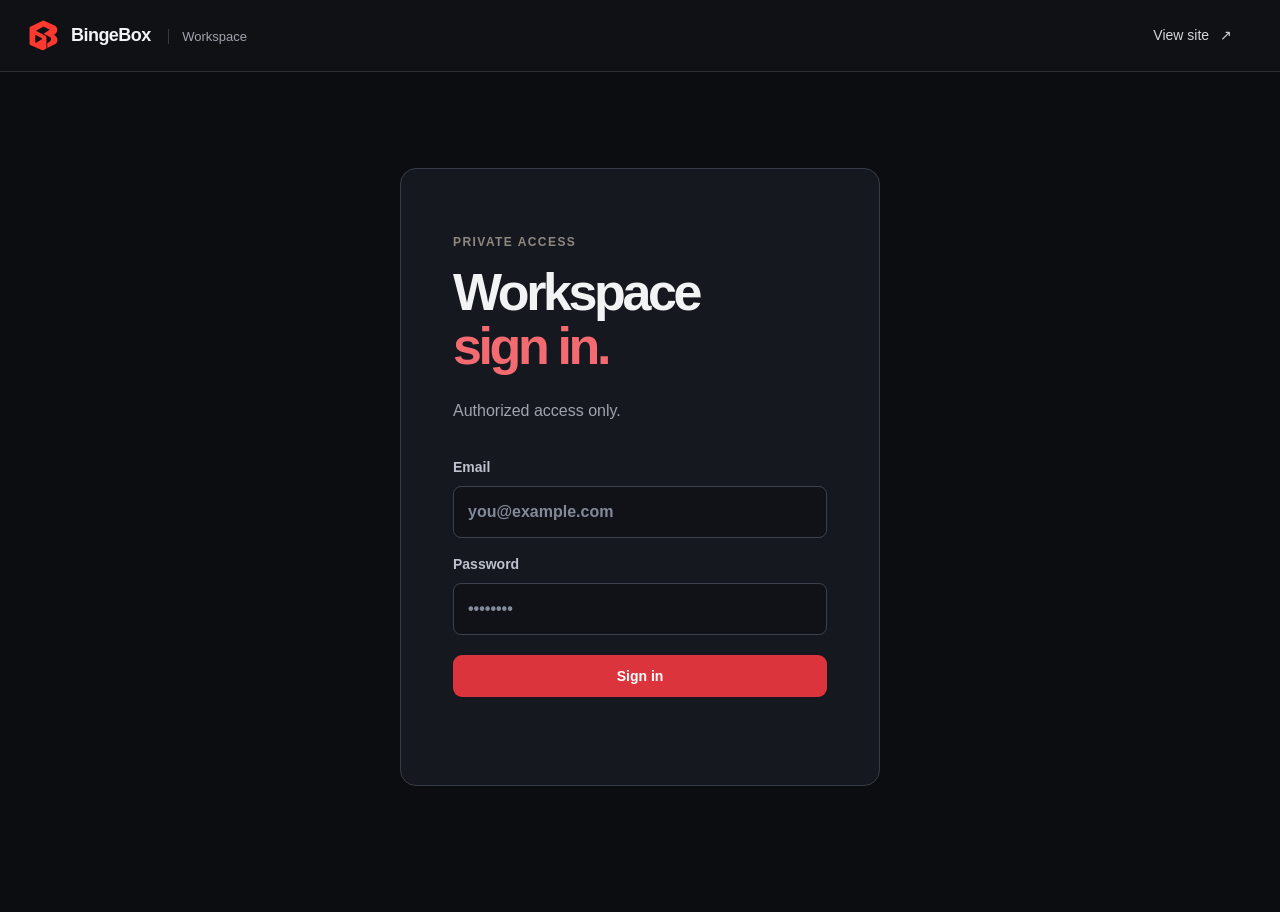
<file: workspace/index.html>
<!doctype html>
<html lang="en">
<head>
  <meta charset="utf-8" />
  <meta name="viewport" content="width=device-width, initial-scale=1, viewport-fit=cover" />
  <meta name="theme-color" content="#090909" />
  <meta name="robots" content="noindex,nofollow,noarchive" />
  <title>BingeBox · Workspace</title>
  <link rel="icon" href="/assets/brand/favicon.svg" type="image/svg+xml" />
  <link rel="stylesheet" href="/workspace/admin.css?v=20260921workspace2" />
  <link rel="stylesheet" href="/workspace/workspace.css?v=20260921workspace2" />
</head>
<body>
  <header class="admin-header">
    <div class="workspace-mark" aria-label="Private workspace"><img src="/assets/brand/mark.svg" alt="" /><strong>BingeBox <em>Workspace</em></strong></div>
    <div class="admin-header-actions">
      <a class="workspace-site-link" href="/" target="_blank" rel="noopener">View site <span aria-hidden="true">↗</span></a>
      <span id="sessionEmail" class="session-email"></span>
      <button id="logoutBtn" class="ghost-btn hidden" type="button">Sign out</button>
    </div>
  </header>

  <main>
    <section id="loginView" class="login-view">
      <div class="login-card">
        <p class="kicker">PRIVATE ACCESS</p>
        <h1>Workspace<br><em>sign in.</em></h1>
        <p class="muted">Authorized access only.</p>
        <form id="loginForm" class="stack">
          <label>Email<input id="loginEmail" type="email" autocomplete="email" required placeholder="you@example.com" /></label>
          <label>Password<input id="loginPassword" type="password" autocomplete="current-password" required placeholder="••••••••" /></label>
          <button class="primary-btn" type="submit">Sign in</button>
          <p id="loginStatus" class="status"></p>
        </form>
      </div>
    </section>

    <section id="dashboardView" class="dashboard hidden">
      <nav class="workspace-nav" aria-label="Workspace sections"><div class="workspace-nav-label">MANAGE</div>
<a href="#libraryWorkspace" data-workspace-nav="content"><span><svg viewBox="0 0 24 24" aria-hidden="true"><path d="M4 4h6v6H4zM14 4h6v6h-6zM4 14h6v6H4zM14 14h6v6h-6z"/></svg></span><b>Content library</b><small>Titles & episodes</small></a>
<a href="#syncWorkspace" data-workspace-nav="sync"><span><svg viewBox="0 0 24 24" aria-hidden="true"><path d="M20 7v5h-5M4 17v-5h5M6 7a7 7 0 0 1 12-2l2 2M4 17l2 2a7 7 0 0 0 12-2"/></svg></span><b>Sync Center</b><small>Providers & queues</small></a>
<a href="#analyticsWorkspace" data-workspace-nav="analytics"><span><svg viewBox="0 0 24 24" aria-hidden="true"><path d="M5 20V10M12 20V4M19 20v-7"/></svg></span><b>Insights</b><small>Audience & engagement</small></a>
<a href="#homepageWorkspace" data-workspace-nav="homepage"><span><svg viewBox="0 0 24 24" aria-hidden="true"><path d="m3 11 9-8 9 8M5 10v11h14V10M9 21v-7h6v7"/></svg></span><b>Homepage</b><small>Featured titles</small></a>
<a href="#systemWorkspace" data-workspace-nav="system"><span><svg viewBox="0 0 24 24" aria-hidden="true"><path d="m3 12 4 0 3-8 4 16 3-8h4"/></svg></span><b>System health</b><small>Playback & storage</small></a>
<a href="#communityWorkspace" data-workspace-nav="community"><span><svg viewBox="0 0 24 24" aria-hidden="true"><path d="M4 4h16v12H9l-5 4zM8 8h8M8 12h5"/></svg></span><b>Community</b><small>Requests & reports</small></a>
<a href="#settingsWorkspace" data-workspace-nav="settings"><span><svg viewBox="0 0 24 24" aria-hidden="true"><path d="M4 6h16M4 12h16M4 18h16M8 3v6M16 9v6M10 15v6"/></svg></span><b>Settings</b><small>Notifications & support</small></a>
<div class="workspace-nav-foot">BingeBox administration</div></nav>
      <div class="dashboard-top">
        <div>
          <p class="kicker" id="workspaceEyebrow">CONTENT</p>
          <h1 id="workspaceTitle">Content Library</h1>
          <p class="muted" id="workspaceSubtitle">Manage titles, episodes and publishing.</p>
        </div>
        <div class="workspace-top-actions"><button id="refreshWorkspaceBtn" class="ghost-btn" type="button">Refresh</button><button id="newDramaBtn" class="primary-btn" type="button">+ Add title</button></div>
      </div>

      <p id="workspaceStatus" class="status workspace-status" role="status"></p>
      <div class="stats workspace-tab-panel" data-workspace-panel="content" id="stats"></div>

      <section class="highlight-manager workspace-tab-panel" data-workspace-panel="homepage" id="homepageWorkspace" aria-labelledby="highlightManagerTitle">
        <div class="highlight-manager-head">
          <div><p class="kicker">HOMEPAGE</p><h2 id="highlightManagerTitle">Hero highlights</h2><p class="muted">Automatic mode always uses the current Top 3 Trending. Switch to Custom only when you want to pin specific titles.</p></div>
          <label class="highlight-mode"><input id="heroManualMode" type="checkbox" /><span>Custom picks</span></label>
        </div>
        <div id="heroAutoPreview" class="hero-auto-preview">Loading current trending picks…</div>
        <div id="heroManualFields" class="hero-manual-fields hidden">
          <label><span>#1 Front highlight</span><select id="heroPick1"></select></label>
          <label><span>#2 Middle highlight</span><select id="heroPick2"></select></label>
          <label><span>#3 Back highlight</span><select id="heroPick3"></select></label>
        </div>
        <div class="highlight-manager-foot"><p id="heroHighlightStatus" class="status" aria-live="polite"></p><button id="saveHeroHighlightsBtn" class="primary-btn" type="button">Save highlights</button></div>
      </section>

      <details class="workspace-secondary analytics-workspace workspace-tab-panel" data-workspace-panel="analytics" id="analyticsWorkspace" open><summary>Insights</summary>
      <section class="analytics-panel" aria-labelledby="analyticsTitle">
        <div class="analytics-head">
          <div><p class="kicker">AUDIENCE</p><div class="analytics-title-row"><h2 id="analyticsTitle">BingeBox analytics</h2><button class="analytics-info-btn" type="button" data-analytics-info="about" aria-label="About BingeBox analytics">i</button></div></div>
          <div class="analytics-controls"><select id="analyticsDays"><option value="7">7 days</option><option value="30" selected>30 days</option><option value="90">90 days</option></select><button id="refreshAnalyticsBtn" class="ghost-btn" type="button">Refresh</button></div>
        </div>
        <div class="analytics-period-note" id="analyticsPeriodNote">Performance for the selected period</div>
        <div class="analytics-cards" id="analyticsCards"><div class="empty">Loading insights…</div></div>
        <section class="meta-performance-card">
          <div class="meta-performance-head"><div><span>PERFORMANCE</span><strong id="analyticsGraphTitle">Views</strong></div><div class="metric-tabs" id="analyticsMetricTabs" role="tablist" aria-label="Graph metric"></div></div>
          <div class="analytics-trends" id="analyticsTrends"></div>
        </section>
        <div class="analytics-insights-grid"><div class="analytics-top" id="analyticsTop"></div><div class="analytics-breakdown" id="analyticsBreakdown"></div></div>
        <div class="analytics-funnel" id="analyticsFunnel"></div>
      </section>
      </details>



        <section class="sync-center workspace-tab-panel" data-workspace-panel="sync" id="syncWorkspace" aria-labelledby="syncCenterTitle">
          <div class="sync-center-head">
            <div>
              <p class="kicker">AUTOMATION</p>
              <h3 id="syncCenterTitle">Sync Center</h3>
              <p class="muted">Provider discovery, episode resolution and poster health. Refreshes every 30 seconds while this tab is visible.</p>
            </div>
            <button id="refreshSyncCenterBtn" class="ghost-btn" type="button">Refresh sync</button>
          </div>
          <p id="syncFreshness" class="status" role="status">Waiting for sync data…</p>
          <div id="syncOverviewCards" class="sync-overview-cards"><div class="empty">Loading sync health…</div></div>
          <div class="sync-center-grid">
            <section class="sync-subpanel">
              <div class="sync-subhead"><span>QUEUE LANES</span><strong id="syncQueueSummary">—</strong></div>
              <div id="syncQueueLanes" class="sync-lanes"><div class="empty">Loading queues…</div></div>
            </section>
            <section class="sync-subpanel">
              <div class="sync-subhead"><span>SOURCE RECORDS</span><strong id="syncSourceSummary">—</strong></div>
              <div id="syncSourceProviders" class="sync-source-providers"><div class="empty">Loading source providers…</div></div>
            </section>
          </div>
          <section class="sync-provider-panel">
            <div class="sync-subhead"><span>PROVIDERS</span><strong id="syncProviderSummary">—</strong></div>
            <div class="provider-toolbar"><label>Find provider<input id="syncProviderSearch" type="search" placeholder="Search providers…" /></label><label>Show<select id="syncProviderFilter"><option value="all">All providers</option><option value="attention">Needs attention</option><option value="online">HTTP 200</option></select></label><span id="syncProviderResults" role="status"></span></div>
            <div id="syncProviderList" class="sync-provider-list"><div class="empty">Loading providers…</div></div>
          </section>
          <section class="sync-error-panel">
            <div class="sync-subhead"><span>RECENT RETRIES / FAILURES</span><strong id="syncErrorSummary">—</strong></div>
            <div id="syncRecentErrors" class="sync-error-list"><div class="empty">No recent sync errors loaded.</div></div>
          </section>
        </section>

      <details class="workspace-secondary workspace-tab-panel" data-workspace-panel="system" id="systemWorkspace" open><summary>System health</summary>
      <section class="ops-panel" aria-labelledby="opsTitle">
        <div class="ops-head"><div><p class="kicker">OPERATIONS</p><h2 id="opsTitle">Storage &amp; live health</h2><p class="muted">Live checks for R2 storage, secure playback, push delivery and donation tracking.</p></div><button id="runOpsChecksBtn" class="ghost-btn" type="button">Run live checks</button></div>
        <div class="ops-cards" id="opsCards"><div class="empty">Run the live checks after each production deploy.</div></div>
        <div class="storage-meter"><div class="storage-meter-head"><span>R2 free storage allowance</span><strong id="storageMeterLabel">—</strong></div><div class="storage-meter-track"><i id="storageMeterFill"></i></div></div>
        <div class="ops-detail-grid"><div><span>Video objects</span><strong id="storageVideoObjects">—</strong></div><div><span>Average video</span><strong id="storageAverageVideo">—</strong></div><div><span>Orphaned video files</span><strong id="storageOrphans">—</strong></div><div><span>Est. storage cost</span><strong id="storageCost">—</strong></div></div>
        <div id="opsCheckList" class="ops-check-list"></div>

        <section class="source-health" aria-labelledby="sourceHealthTitle">
          <div class="source-health-head">
            <div><p class="kicker">PLAYER COVERAGE</p><h3 id="sourceHealthTitle">Playback source health</h3><p class="muted">Coverage is calculated server-side across the full published library. Repair actions retest stored playback sources; provider discovery and sync queues are tracked separately in Sync Center.</p></div>
            <div class="source-health-actions"><button id="fixBrokenEpisodesBtn" class="primary-btn" type="button">Repair uncovered episodes</button><button id="fixAllSourcesBtn" class="ghost-btn" type="button">Retest stored sources</button><button id="refreshSourceHealthBtn" class="ghost-btn" type="button">Refresh coverage</button></div>
          </div>
          <p id="sourceRepairStatus" class="status source-repair-status" aria-live="polite"></p>
          <div id="sourceHealthCards" class="source-health-cards"><div class="empty">Run live checks to review source coverage.</div></div>
          <div id="sourceHealthAttention" class="source-health-attention"></div>
        </section>
      </section>
      </details>

      <details class="workspace-secondary workspace-tab-panel" data-workspace-panel="settings" id="settingsWorkspace" open><summary>Notifications & donations</summary>
      <div class="operations-grid">
        <section class="ops-subpanel" aria-labelledby="donationTrackingTitle">
          <div class="ops-subhead"><div><p class="kicker">PAYMONGO</p><h2 id="donationTrackingTitle">Donation tracking</h2></div><button id="refreshDonationsBtn" class="ghost-btn" type="button">Refresh</button></div>
          <div class="mini-stat-grid"><div><strong id="donationTotal">₱0</strong><span>30-day support</span></div><div><strong id="donationCount">0</strong><span>Payments</span></div><div><strong id="donationAllTime">₱0</strong><span>All time</span></div></div>
          <div class="integration-state" id="donationWebhookState">Checking webhook…</div>
          <div id="recentDonations" class="compact-list"><div class="empty">No tracked payments yet.</div></div>
        </section>

        <section class="ops-subpanel" aria-labelledby="pushTitle">
          <div class="ops-subhead"><div><p class="kicker">PUSH</p><h2 id="pushTitle">Visitor notifications</h2></div><button id="refreshPushBtn" class="ghost-btn" type="button">Refresh</button></div>
          <div class="push-admin-stats"><strong id="pushSubscriberCount">0</strong><span>subscribed devices</span></div>
          <form id="pushBroadcastForm" class="push-broadcast-form">
            <label>Notification title<input id="pushTitleInput" maxlength="90" placeholder="New episodes are live" required /></label>
            <label>Message<textarea id="pushBodyInput" maxlength="220" rows="2" placeholder="A short, useful update." required></textarea></label>
            <label>Open when tapped<input id="pushUrlInput" maxlength="300" value="/" placeholder="/watch?..." /></label>
            <button class="primary-btn" type="submit">Send notification</button><p id="pushBroadcastStatus" class="status"></p>
          </form>
          <div id="pushHistory" class="compact-list"><div class="empty">No notifications sent yet.</div></div>
        </section>
      </div>
      </details>

      <details class="workspace-secondary workspace-tab-panel" data-workspace-panel="settings" open><summary>Donation settings</summary>
      <section class="site-settings-panel" aria-labelledby="donationSettingsTitle">
        <div class="site-settings-head"><div><p class="kicker">SUPPORT</p><h2 id="donationSettingsTitle">Donation button</h2><p class="muted">Use an external HTTPS payment or donation page. BingeBox never handles card details directly.</p></div><button id="saveDonationSettingsBtn" class="primary-btn" type="button">Save</button></div>
        <div class="site-settings-grid"><label>Button label<input id="donationLabel" maxlength="28" placeholder="Donate" /></label><label>Donation URL<input id="donationUrl" type="url" placeholder="https://…" /></label></div><p id="donationSettingsStatus" class="status"></p>
      </section>
      </details>

      <div class="notice hidden legacy-control workspace-tab-panel" data-workspace-panel="content" id="r2Notice"><strong>Video uploads are not connected yet.</strong><span>Finish the Cloudflare R2 Worker setup, then paste the Worker URL into <code>config.js</code>.</span></div>
      <section class="library-panel workspace-tab-panel" data-workspace-panel="content" id="libraryWorkspace" aria-labelledby="libraryTitle">
        <div class="library-head">
          <div><p class="kicker">LIBRARY</p><h2 id="libraryTitle">All titles</h2><p class="muted" id="librarySummary">Loading titles…</p></div>
          <div class="library-controls">
            <label class="library-search"><span>Search</span><input id="dramaSearch" type="search" placeholder="Search titles, genres or keywords…" autocomplete="off" /></label>
            <label><span>Status</span><select id="dramaStatusFilter"><option value="all">All</option><option value="published">Published</option><option value="draft">Draft</option><option value="scheduled">Scheduled</option><option value="complete">Complete</option><option value="r18">R18</option></select></label>
            <label><span>Sort</span><select id="dramaSort"><option value="updated">Recently updated</option><option value="title">Title A–Z</option><option value="episodes">Most episodes</option><option value="status">Status</option></select></label>
          </div>
        </div>
        <div class="library-columns" aria-hidden="true"><span>Title / publishing status</span><span>Manage</span></div><div id="dramaList" class="drama-list"></div>
        <div class="library-load-more-wrap"><button id="loadMoreDramasBtn" class="ghost-btn hidden" type="button">Load more</button></div>
      </section>


      <details class="workspace-secondary workspace-tab-panel" data-workspace-panel="community" id="communityWorkspace" open><summary>Requests & reports</summary>
      <div class="moderation-grid">
        <section class="moderation-panel"><div class="moderation-head"><div><p class="kicker">COMMUNITY POLL</p><h2>Upload requests</h2></div><button id="refreshRequestsBtn" class="ghost-btn" type="button">Refresh</button></div><div id="adminRequestList" class="moderation-list"><div class="empty">Loading requests…</div></div></section>
        <section class="moderation-panel"><div class="moderation-head"><div><p class="kicker">EPISODE HEALTH</p><h2>Viewer reports</h2></div><button id="refreshReportsBtn" class="ghost-btn" type="button">Refresh</button></div><div id="adminReportList" class="moderation-list"><div class="empty">Loading reports…</div></div></section>
      </div>
      </details>

      <details class="workspace-secondary workspace-tab-panel" data-workspace-panel="system"><summary>Security & publication log</summary>
      <section class="security-panel" aria-labelledby="securityPanelTitle">
        <div class="security-panel-head"><div><p class="kicker">SECURITY &amp; PUBLICATION</p><h2 id="securityPanelTitle">Protection status</h2></div><button id="refreshAuditBtn" class="ghost-btn" type="button">Refresh</button></div>
        <div class="security-status-grid">
          <div class="security-status-item"><span>Secure media gateway</span><strong id="secureMediaStatus">Checking…</strong></div>
          <div class="security-status-item"><span>Publishing confirmation guard</span><strong class="ok">Active</strong></div>
          <div class="security-status-item"><span>Publishing audit trail</span><strong class="ok">Active</strong></div>
        </div>
        <div id="auditList" class="audit-list"><div class="empty">Loading recent activity…</div></div>
      </section>
      </details>
    </section>
  </main>

  <dialog id="analyticsInfoDialog" class="analytics-info-dialog">
    <div class="analytics-info-shell">
      <button id="closeAnalyticsInfo" class="icon-btn" type="button" aria-label="Close analytics information">×</button>
      <p class="kicker">ANALYTICS GUIDE</p><h2 id="analyticsInfoTitle">About analytics</h2><div id="analyticsInfoBody"></div>
    </div>
  </dialog>

  <dialog id="dramaDialog" class="editor-dialog">
    <form id="dramaForm" method="dialog" class="editor-shell">
      <div class="editor-head">
        <div><p class="kicker">DRAMA DETAILS</p><h2 id="editorTitle">Add drama</h2></div>
        <button class="icon-btn" value="cancel" type="button" id="closeEditor" aria-label="Close">×</button>
      </div>
      <input id="dramaId" type="hidden" />
      <div class="form-grid">
        <label>Title<input id="title" required placeholder="Drama title" /></label>
        <label>Slug<input id="slug" required placeholder="drama-title" pattern="[a-z0-9-]+" /></label>
        <label>Genre<select id="genre">
  <option>romance</option>
  <option>fantasy</option>
  <option>action</option>
  <option>comedy</option>
  <option>drama</option>
  <option>thriller</option>
  <option>mystery</option>
  <option>historical</option>
  <option>revenge</option>
  <option>family</option>
  <option>werewolf</option>
  <option>billionaire</option>
  <option>mafia</option>
  <option>anime</option>
  <option>sci-fi</option>
  <option>supernatural</option>
  <option>crime</option>
  <option>school</option>
  <option>office</option>
  <option>medical</option>
  <option>other</option>
</select></label>
        <label>Sort order<input id="sortOrder" type="number" value="0" step="1" /></label>
        <label>Publish at <span>optional</span><input id="dramaPublishAt" type="datetime-local" /></label>
        <label class="span-2">Moods / tags<input id="mood" placeholder="romance, revenge, CEO" /></label>
        <label class="span-2">Description<textarea id="description" rows="4" placeholder="Short hook for the drama"></textarea></label>
        <label class="span-2">Poster URL<input id="posterUrl" placeholder="https://…" /></label>
        <label class="upload-field span-2">Upload poster<input id="posterFile" type="file" accept="image/jpeg,image/png,image/webp" /><span id="posterUploadStatus"></span></label>
        <div class="poster-preview-wrap span-2"><img id="posterPreview" class="poster-preview hidden" alt="Poster preview" /></div>

        
      </div>
      <div class="toggle-row">
        <label class="switch-label legacy-featured-control hidden"><input id="featured" type="checkbox" /><span></span>Legacy featured flag</label>
        <label class="switch-label"><input id="completeSeries" type="checkbox" /><span></span>Complete series</label>
        <label class="switch-label r18-switch"><input id="r18Flag" type="checkbox" /><span></span>R18 / 18+</label>
        <label class="switch-label"><input id="published" type="checkbox" /><span></span>Published</label>
      </div>
      <div class="r18-detector-row" id="r18DetectorRow">
        <span id="r18DetectorStatus">R18 detector: no adult-content signal detected.</span>
        <div class="r18-detector-actions">
          <label class="r18-auto-toggle"><input id="autoR18Tagging" type="checkbox" checked /> Auto-tag R18</label>
          <button id="scanR18Btn" class="ghost-btn" type="button">Scan metadata</button>
        </div>
      </div>
      <div class="editor-actions">
        <button class="danger-btn hidden" id="deleteDramaBtn" type="button">Delete drama</button><button class="ghost-btn hidden" id="takeOfflineBtn" type="button">Take title offline</button>
        <div class="push"></div>
        <button class="ghost-btn" id="cancelDramaBtn" type="button">Cancel</button>
        <button class="primary-btn" type="submit">Save drama</button>
      </div>
      <p id="editorStatus" class="status"></p>
    </form>
  </dialog>

  <dialog id="episodesDialog" class="editor-dialog episode-dialog">
    <div class="editor-shell">
      <div class="editor-head">
        <div><p class="kicker">EPISODES</p><h2 id="episodesTitle">Episodes</h2></div>
        <button class="icon-btn" type="button" id="closeEpisodes" aria-label="Close">×</button>
      </div>
      <div class="episode-mode-tabs" role="tablist" aria-label="Episode upload mode">
        <button id="singleModeBtn" class="active" type="button" role="tab" aria-selected="true">External source</button>
        <button id="bulkModeBtn" class="hidden" type="button" role="tab" aria-selected="false">Legacy upload</button>
      </div>

      <section id="singleEpisodePanel" class="episode-panel">
        <div class="episode-create episode-source-create">
          <label>Episode #<input id="episodeNumber" type="number" min="1" value="1" /></label>
          <label>Title<input id="episodeTitle" placeholder="Optional episode title" /></label>
          <details class="episode-advanced span-2"><summary>Source options</summary><div class="episode-advanced-grid">
          <label>Provider<input id="episodeProvider" value="upnshare" placeholder="upnshare" /></label>
          <label>Server label<input id="episodeServerLabel" value="Server 1" placeholder="Server 1" /></label>
          <label>Player type<select id="episodeSourceType"><option value="embed" selected>Embedded player</option><option value="direct">Direct video URL</option></select></label>
          </div></details>
          <label class="span-2">Embed / video URL<input id="episodeSourceUrl" type="url" inputmode="url" placeholder="https://…" /></label>
          <label class="upload-field hidden" aria-hidden="true">Legacy video file<input id="episodeFile" type="file" accept="video/mp4,video/webm,video/quicktime" tabindex="-1" /></label>
          <button id="addEpisodeBtn" class="primary-btn" type="button">Add source</button>
        </div>
        <div class="source-help"><strong>No upload required.</strong><span>Paste the provider's HTTPS embed URL. Reuse an existing episode number to add Server 2, Server 3, and other fallbacks.</span></div>
        <details class="quick-import" id="quickImport">
          <summary>Import episodes</summary>
          <div class="quick-import-body">
            <div class="importer-health" id="importerHealth" data-state="idle">
              <div class="importer-health-copy"><span class="importer-health-dot" aria-hidden="true"></span><div><strong id="importerHealthTitle">Importer not tested</strong><small id="importerHealthDetail">Test browser → Worker connectivity before the first import.</small></div></div>
              <button id="importerHealthTest" class="ghost-btn" type="button">Test importer</button>
            </div>
            <label class="span-2">Watch / series URL<input id="seriesImportUrl" type="url" inputmode="url" placeholder="https://…" /></label>
            <button id="seriesImportFetch" class="primary-btn" type="button">Fetch episodes</button>
            <p id="seriesImportStatus" class="status"></p>
            <div id="seriesImportDiagnostics" class="import-diagnostics hidden" aria-live="polite"></div>
            <div id="quickImportPreview" class="quick-import-preview"></div>
            <div class="import-actions">
              <button id="seriesImportRetry" class="ghost-btn hidden" type="button">Retry failed episodes</button>
              <button id="quickImportSave" class="primary-btn hidden" type="button">Import all</button>
            </div>
            <details class="import-fallback">
              <summary>Paste player links instead</summary>
              <p class="muted">Paste official embed/player URLs or iframe HTML. Ordinary drama/watch-page URLs are rejected.</p>
              <textarea id="quickImportInput" rows="5" placeholder="Paste player URLs or iframe HTML"></textarea>
              <div class="quick-import-row">
                <label>Start episode<input id="quickImportStart" type="number" min="1" value="1" /></label>
                <label>Provider override <input id="quickImportProvider" value="" placeholder="Auto-detect" /></label>
                <button id="quickImportAnalyze" class="ghost-btn" type="button">Preview links</button>
              </div>
              <p id="quickImportStatus" class="status"></p>
            </details>
          </div>
        </details>
        <div id="uploadProgress" class="upload-progress hidden"><div></div><span>Saving…</span></div>
        <p id="episodeStatus" class="status"></p>
      </section>

      <section id="bulkEpisodePanel" class="episode-panel hidden" hidden>
        <label id="bulkDropzone" class="bulk-dropzone" for="bulkEpisodeFiles">
          <input id="bulkEpisodeFiles" type="file" multiple accept="video/mp4,video/webm,video/quicktime" />
          <span class="bulk-drop-icon">＋</span>
          <strong>Select all episode videos</strong>
          <small>or drag & drop them here · MP4, WebM or MOV · max 1 GB each</small>
        </label>

        <div class="bulk-options">
          <label>Starting episode #<input id="bulkStartNumber" type="number" min="1" value="1" /></label>
          <label class="switch-label bulk-publish"><input id="bulkPublish" type="checkbox" /><span></span>Publish after upload</label>
          <label class="switch-label bulk-schedule-toggle"><input id="bulkSchedule" type="checkbox" /><span></span>Schedule releases</label>
          <div class="bulk-schedule-fields hidden" id="bulkScheduleFields">
            <label>First release<input id="bulkScheduleStart" type="datetime-local" /></label>
            <label>Every <span>hours</span><input id="bulkScheduleInterval" type="number" min="1" step="1" value="24" /></label>
          </div>
          <p>Files are sorted naturally by filename (1, 2, 3 … 10) and uploaded one at a time for reliability.</p>
        </div>

        <div class="bulk-toolbar">
          <div id="bulkSummary" class="bulk-summary">No files selected.</div>
          <div class="bulk-toolbar-actions">
            <button id="bulkClearBtn" class="ghost-btn" type="button">Clear</button>
            <button id="bulkUploadBtn" class="primary-btn" type="button" disabled>Upload all</button>
          </div>
        </div>

        <div id="bulkOverallProgress" class="upload-progress hidden"><div></div><span>Preparing…</span></div>
        <p id="bulkStatus" class="status"></p>
        <div id="bulkQueue" class="bulk-queue"></div>
      </section>

      <section class="episode-bulk-editor">
        <div class="episode-bulk-head"><div><span>BULK METADATA</span><strong>Edit selected episodes</strong></div><label class="select-all-label"><input id="selectAllEpisodes" type="checkbox" /> Select all</label></div>
        <div class="episode-bulk-grid">
          <label>Action<select id="episodeBulkAction"><option value="publish">Publish now</option><option value="draft">Make draft</option><option value="schedule">Schedule releases</option><option value="rename">Rename pattern</option></select></label>
          <label class="bulk-action-field hidden" data-bulk-field="schedule">First release<input id="episodeScheduleStart" type="datetime-local" /></label>
          <label class="bulk-action-field hidden" data-bulk-field="schedule">Interval hours<input id="episodeScheduleInterval" type="number" min="1" value="24" /></label>
          <label class="bulk-action-field hidden" data-bulk-field="rename">Title pattern<input id="episodeRenamePattern" value="Episode {n}" placeholder="Episode {n}" /></label>
          <button id="applyEpisodeBulkBtn" class="primary-btn" type="button" disabled>Apply to selected</button>
        </div>
        <p id="episodeBulkStatus" class="status"></p>
      </section>

      <div class="episode-list-head"><span>Existing episodes</span><div class="episode-list-tools"><span id="episodeCountLabel"></span><button id="publishAllDraftsBtn" class="ghost-btn" type="button">Publish all drafts</button></div></div>
      <div id="episodeList" class="episode-list"></div>
    </div>
  </dialog>

  <script src="/config.js?v=2050"></script>
  <script src="/poster-fallback.js?v=2470"></script>
  <script src="/workspace/admin.js?v=20260922workspace3"></script>
  <script src="/workspace/sync-center.js?v=20260922workspace3"></script>
</body>
</html>
</file>
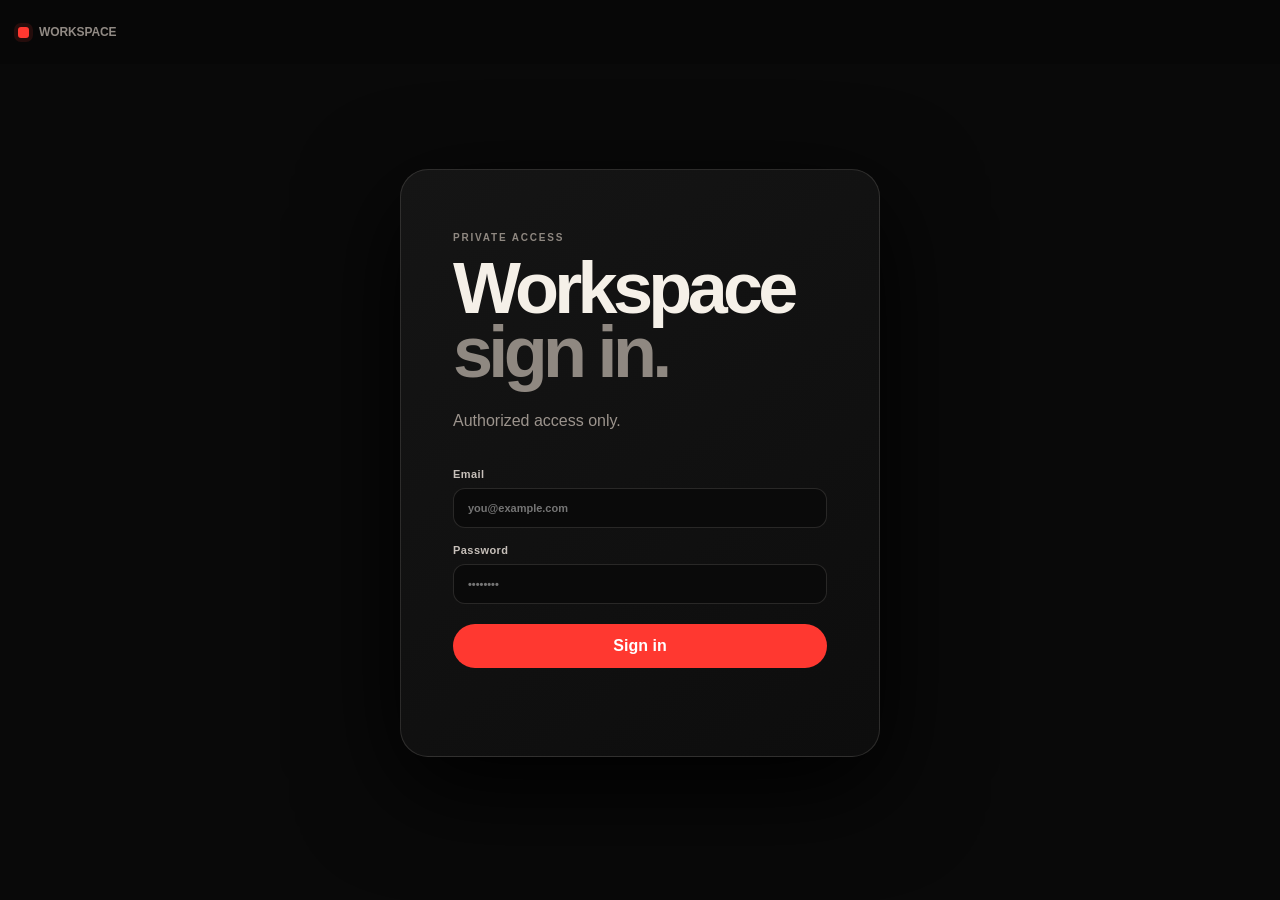
<file: public/workspace/index.html>
<!doctype html>
<html lang="en">
<head>
  <meta charset="utf-8" />
  <meta name="viewport" content="width=device-width, initial-scale=1, viewport-fit=cover" />
  <meta name="theme-color" content="#090909" />
  <meta name="robots" content="noindex,nofollow,noarchive" />
  <title>Workspace</title>
  <link rel="icon" href="/assets/brand/favicon.svg" type="image/svg+xml" />
  <link rel="stylesheet" href="/workspace/admin.css?v=2470" />
</head>
<body>
  <header class="admin-header">
    <div class="workspace-mark" aria-label="Private workspace"><span></span><strong>Workspace</strong></div>
    <div class="admin-header-actions">
      <span id="sessionEmail" class="session-email"></span>
      <button id="logoutBtn" class="ghost-btn hidden" type="button">Sign out</button>
    </div>
  </header>

  <main>
    <section id="loginView" class="login-view">
      <div class="login-card">
        <p class="kicker">PRIVATE ACCESS</p>
        <h1>Workspace<br><em>sign in.</em></h1>
        <p class="muted">Authorized access only.</p>
        <form id="loginForm" class="stack">
          <label>Email<input id="loginEmail" type="email" autocomplete="email" required placeholder="you@example.com" /></label>
          <label>Password<input id="loginPassword" type="password" autocomplete="current-password" required placeholder="••••••••" /></label>
          <button class="primary-btn" type="submit">Sign in</button>
          <p id="loginStatus" class="status"></p>
        </form>
      </div>
    </section>

    <section id="dashboardView" class="dashboard hidden">
      <nav class="workspace-nav" aria-label="Workspace sections">
        <div class="workspace-nav-label">BINGEBOX</div>
        <a href="#libraryWorkspace" data-workspace-nav="content"><span><svg viewBox="0 0 24 24" aria-hidden="true"><path d="M4 5h6v6H4zM14 5h6v6h-6zM4 15h6v4H4zM14 15h6v4h-6z"/></svg></span><b>Content</b><small>Library & episodes</small></a>
        <a href="#analyticsWorkspace" data-workspace-nav="analytics"><span><svg viewBox="0 0 24 24" aria-hidden="true"><path d="M5 19V9m7 10V5m7 14v-7"/></svg></span><b>Insights</b><small>Audience performance</small></a>
        <a href="#homepageWorkspace" data-workspace-nav="homepage"><span><svg viewBox="0 0 24 24" aria-hidden="true"><path d="m4 12 8-7 8 7v7H4zM9 19v-5h6v5"/></svg></span><b>Homepage</b><small>Hero & discovery</small></a>
        <a href="#systemWorkspace" data-workspace-nav="system"><span><svg viewBox="0 0 24 24" aria-hidden="true"><circle cx="12" cy="12" r="3"/><path d="M19 12a7 7 0 0 0-.1-1l2-1.5-2-3.4-2.4 1a8 8 0 0 0-1.7-1L14.5 3h-5L9 6.1a8 8 0 0 0-1.7 1l-2.4-1-2 3.4L5 11a7 7 0 0 0 0 2l-2 1.5 2 3.4 2.4-1a8 8 0 0 0 1.7 1l.4 3.1h5l.4-3.1a8 8 0 0 0 1.7-1l2.4 1 2-3.4-2.1-1.5a7 7 0 0 0 .1-1z"/></svg></span><b>System</b><small>Health & operations</small></a>
      </nav>
      <div class="dashboard-top">
        <div>
          <p class="kicker" id="workspaceEyebrow">CONTENT</p>
          <h1 id="workspaceTitle">Content Library</h1>
          <p class="muted" id="workspaceSubtitle">Manage titles, episodes and publishing.</p>
        </div>
        <button id="newDramaBtn" class="primary-btn" type="button">+ Add drama</button>
      </div>

      <div class="stats" id="stats"></div>

      <section class="highlight-manager workspace-tab-panel" data-workspace-panel="homepage" id="homepageWorkspace" aria-labelledby="highlightManagerTitle">
        <div class="highlight-manager-head">
          <div><p class="kicker">HOMEPAGE</p><h2 id="highlightManagerTitle">Hero highlights</h2><p class="muted">Automatic mode always uses the current Top 3 Trending. Switch to Custom only when you want to pin specific titles.</p></div>
          <label class="highlight-mode"><input id="heroManualMode" type="checkbox" /><span>Custom picks</span></label>
        </div>
        <div id="heroAutoPreview" class="hero-auto-preview">Loading current trending picks…</div>
        <div id="heroManualFields" class="hero-manual-fields hidden">
          <label><span>#1 Front highlight</span><select id="heroPick1"></select></label>
          <label><span>#2 Middle highlight</span><select id="heroPick2"></select></label>
          <label><span>#3 Back highlight</span><select id="heroPick3"></select></label>
        </div>
        <div class="highlight-manager-foot"><p id="heroHighlightStatus" class="status" aria-live="polite"></p><button id="saveHeroHighlightsBtn" class="primary-btn" type="button">Save highlights</button></div>
      </section>

      <details class="workspace-secondary analytics-workspace workspace-tab-panel" data-workspace-panel="analytics" id="analyticsWorkspace" open><summary>Insights</summary>
      <section class="analytics-panel" aria-labelledby="analyticsTitle">
        <div class="analytics-head">
          <div><p class="kicker">AUDIENCE</p><div class="analytics-title-row"><h2 id="analyticsTitle">BingeBox analytics</h2><button class="analytics-info-btn" type="button" data-analytics-info="about" aria-label="About BingeBox analytics">i</button></div></div>
          <div class="analytics-controls"><select id="analyticsDays"><option value="7">7 days</option><option value="30" selected>30 days</option><option value="90">90 days</option></select><button id="refreshAnalyticsBtn" class="ghost-btn" type="button">Refresh</button></div>
        </div>
        <div class="analytics-period-note" id="analyticsPeriodNote">Performance for the selected period</div>
        <div class="analytics-cards" id="analyticsCards"><div class="empty">Loading insights…</div></div>
        <section class="meta-performance-card">
          <div class="meta-performance-head"><div><span>PERFORMANCE</span><strong id="analyticsGraphTitle">Views</strong></div><div class="metric-tabs" id="analyticsMetricTabs" role="tablist" aria-label="Graph metric"></div></div>
          <div class="analytics-trends" id="analyticsTrends"></div>
        </section>
        <div class="analytics-insights-grid"><div class="analytics-top" id="analyticsTop"></div><div class="analytics-breakdown" id="analyticsBreakdown"></div></div>
        <div class="analytics-funnel" id="analyticsFunnel"></div>
      </section>
      </details>



      <details class="workspace-secondary workspace-tab-panel" data-workspace-panel="system" id="systemWorkspace" open><summary>System health</summary>
      <section class="ops-panel" aria-labelledby="opsTitle">
        <div class="ops-head"><div><p class="kicker">OPERATIONS</p><h2 id="opsTitle">Storage &amp; live health</h2><p class="muted">Live checks for R2 storage, secure playback, push delivery and donation tracking.</p></div><button id="runOpsChecksBtn" class="ghost-btn" type="button">Run live checks</button></div>
        <div class="ops-cards" id="opsCards"><div class="empty">Run the live checks after each production deploy.</div></div>
        <div class="storage-meter"><div class="storage-meter-head"><span>R2 free storage allowance</span><strong id="storageMeterLabel">—</strong></div><div class="storage-meter-track"><i id="storageMeterFill"></i></div></div>
        <div class="ops-detail-grid"><div><span>Video objects</span><strong id="storageVideoObjects">—</strong></div><div><span>Average video</span><strong id="storageAverageVideo">—</strong></div><div><span>Orphaned video files</span><strong id="storageOrphans">—</strong></div><div><span>Est. storage cost</span><strong id="storageCost">—</strong></div></div>
        <div id="opsCheckList" class="ops-check-list"></div>
        <section class="source-health" aria-labelledby="sourceHealthTitle">
          <div class="source-health-head">
            <div><p class="kicker">PLAYER COVERAGE</p><h3 id="sourceHealthTitle">Source health</h3><p class="muted">One-click broken-episode repair retests disabled stored sources, safely reactivates any source that is genuinely reusable, restores the playback fallback, and leaves truly dead sources disabled for fresh recapture.</p></div>
            <div class="source-health-actions"><button id="fixBrokenEpisodesBtn" class="primary-btn" type="button">Fix all broken episodes</button><button id="fixAllSourcesBtn" class="ghost-btn" type="button">Fix all sources</button><button id="refreshSourceHealthBtn" class="ghost-btn" type="button">Refresh sources</button></div>
          </div>
          <p id="sourceRepairStatus" class="status source-repair-status" aria-live="polite"></p>
          <div id="sourceHealthCards" class="source-health-cards"><div class="empty">Run live checks to review source coverage.</div></div>
          <div id="sourceHealthAttention" class="source-health-attention"></div>
        </section>
      </section>
      </details>

      <details class="workspace-secondary workspace-tab-panel" data-workspace-panel="system"><summary>Notifications & donations</summary>
      <div class="operations-grid">
        <section class="ops-subpanel" aria-labelledby="donationTrackingTitle">
          <div class="ops-subhead"><div><p class="kicker">PAYMONGO</p><h2 id="donationTrackingTitle">Donation tracking</h2></div><button id="refreshDonationsBtn" class="ghost-btn" type="button">Refresh</button></div>
          <div class="mini-stat-grid"><div><strong id="donationTotal">₱0</strong><span>30-day support</span></div><div><strong id="donationCount">0</strong><span>Payments</span></div><div><strong id="donationAllTime">₱0</strong><span>All time</span></div></div>
          <div class="integration-state" id="donationWebhookState">Checking webhook…</div>
          <div id="recentDonations" class="compact-list"><div class="empty">No tracked payments yet.</div></div>
        </section>

        <section class="ops-subpanel" aria-labelledby="pushTitle">
          <div class="ops-subhead"><div><p class="kicker">PUSH</p><h2 id="pushTitle">Visitor notifications</h2></div><button id="refreshPushBtn" class="ghost-btn" type="button">Refresh</button></div>
          <div class="push-admin-stats"><strong id="pushSubscriberCount">0</strong><span>subscribed devices</span></div>
          <form id="pushBroadcastForm" class="push-broadcast-form">
            <label>Notification title<input id="pushTitleInput" maxlength="90" placeholder="New episodes are live" required /></label>
            <label>Message<textarea id="pushBodyInput" maxlength="220" rows="2" placeholder="A short, useful update." required></textarea></label>
            <label>Open when tapped<input id="pushUrlInput" maxlength="300" value="/" placeholder="/watch?..." /></label>
            <button class="primary-btn" type="submit">Send notification</button><p id="pushBroadcastStatus" class="status"></p>
          </form>
          <div id="pushHistory" class="compact-list"><div class="empty">No notifications sent yet.</div></div>
        </section>
      </div>
      </details>

      <details class="workspace-secondary workspace-tab-panel" data-workspace-panel="system"><summary>Donation settings</summary>
      <section class="site-settings-panel" aria-labelledby="donationSettingsTitle">
        <div class="site-settings-head"><div><p class="kicker">SUPPORT</p><h2 id="donationSettingsTitle">Donation button</h2><p class="muted">Use an external HTTPS payment or donation page. BingeBox never handles card details directly.</p></div><button id="saveDonationSettingsBtn" class="primary-btn" type="button">Save</button></div>
        <div class="site-settings-grid"><label>Button label<input id="donationLabel" maxlength="28" placeholder="Donate" /></label><label>Donation URL<input id="donationUrl" type="url" placeholder="https://…" /></label></div><p id="donationSettingsStatus" class="status"></p>
      </section>
      </details>

      <div class="notice hidden legacy-control workspace-tab-panel" data-workspace-panel="content" id="r2Notice"><strong>Video uploads are not connected yet.</strong><span>Finish the Cloudflare R2 Worker setup, then paste the Worker URL into <code>config.js</code>.</span></div>
      <section class="library-panel workspace-tab-panel" data-workspace-panel="content" id="libraryWorkspace" aria-labelledby="libraryTitle">
        <div class="library-head">
          <div><p class="kicker">LIBRARY</p><h2 id="libraryTitle">Dramas</h2><p class="muted" id="librarySummary">Loading titles…</p></div>
          <div class="library-controls">
            <label class="library-search"><span>Search</span><input id="dramaSearch" type="search" placeholder="Find a drama…" autocomplete="off" /></label>
            <label><span>Status</span><select id="dramaStatusFilter"><option value="all">All</option><option value="published">Published</option><option value="draft">Draft</option><option value="scheduled">Scheduled</option><option value="complete">Complete</option><option value="r18">R18</option></select></label>
            <label><span>Sort</span><select id="dramaSort"><option value="updated">Recently updated</option><option value="title">Title A–Z</option><option value="episodes">Most episodes</option><option value="status">Status</option></select></label>
          </div>
        </div>
        <div id="dramaList" class="drama-list"></div>
      </section>


      <details class="workspace-secondary workspace-tab-panel" data-workspace-panel="system"><summary>Requests & reports</summary>
      <div class="moderation-grid">
        <section class="moderation-panel"><div class="moderation-head"><div><p class="kicker">COMMUNITY POLL</p><h2>Upload requests</h2></div><button id="refreshRequestsBtn" class="ghost-btn" type="button">Refresh</button></div><div id="adminRequestList" class="moderation-list"><div class="empty">Loading requests…</div></div></section>
        <section class="moderation-panel"><div class="moderation-head"><div><p class="kicker">EPISODE HEALTH</p><h2>Viewer reports</h2></div><button id="refreshReportsBtn" class="ghost-btn" type="button">Refresh</button></div><div id="adminReportList" class="moderation-list"><div class="empty">Loading reports…</div></div></section>
      </div>
      </details>

      <details class="workspace-secondary workspace-tab-panel" data-workspace-panel="system"><summary>Security & rights log</summary>
      <section class="security-panel" aria-labelledby="securityPanelTitle">
        <div class="security-panel-head"><div><p class="kicker">SECURITY &amp; RIGHTS</p><h2 id="securityPanelTitle">Protection status</h2></div><button id="refreshAuditBtn" class="ghost-btn" type="button">Refresh</button></div>
        <div class="security-status-grid">
          <div class="security-status-item"><span>Secure media gateway</span><strong id="secureMediaStatus">Checking…</strong></div>
          <div class="security-status-item"><span>Publishing confirmation guard</span><strong class="ok">Active</strong></div>
          <div class="security-status-item"><span>Publishing audit trail</span><strong class="ok">Active</strong></div>
        </div>
        <div id="auditList" class="audit-list"><div class="empty">Loading recent activity…</div></div>
      </section>
      </details>
    </section>
  </main>

  <dialog id="analyticsInfoDialog" class="analytics-info-dialog">
    <div class="analytics-info-shell">
      <button id="closeAnalyticsInfo" class="icon-btn" type="button" aria-label="Close analytics information">×</button>
      <p class="kicker">ANALYTICS GUIDE</p><h2 id="analyticsInfoTitle">About analytics</h2><div id="analyticsInfoBody"></div>
    </div>
  </dialog>

  <dialog id="dramaDialog" class="editor-dialog">
    <form id="dramaForm" method="dialog" class="editor-shell">
      <div class="editor-head">
        <div><p class="kicker">DRAMA DETAILS</p><h2 id="editorTitle">Add drama</h2></div>
        <button class="icon-btn" value="cancel" type="button" id="closeEditor" aria-label="Close">×</button>
      </div>
      <input id="dramaId" type="hidden" />
      <div class="form-grid">
        <label>Title<input id="title" required placeholder="Drama title" /></label>
        <label>Slug<input id="slug" required placeholder="drama-title" pattern="[a-z0-9-]+" /></label>
        <label>Genre<select id="genre">
  <option>romance</option>
  <option>fantasy</option>
  <option>action</option>
  <option>comedy</option>
  <option>drama</option>
  <option>thriller</option>
  <option>mystery</option>
  <option>historical</option>
  <option>revenge</option>
  <option>family</option>
  <option>werewolf</option>
  <option>billionaire</option>
  <option>mafia</option>
  <option>anime</option>
  <option>sci-fi</option>
  <option>supernatural</option>
  <option>crime</option>
  <option>school</option>
  <option>office</option>
  <option>medical</option>
  <option>other</option>
</select></label>
        <label>Sort order<input id="sortOrder" type="number" value="0" step="1" /></label>
        <label>Publish at <span>optional</span><input id="dramaPublishAt" type="datetime-local" /></label>
        <label class="span-2">Moods / tags<input id="mood" placeholder="romance, revenge, CEO" /></label>
        <label class="span-2">Description<textarea id="description" rows="4" placeholder="Short hook for the drama"></textarea></label>
        <label class="span-2">Poster URL<input id="posterUrl" placeholder="https://…" /></label>
        <label class="upload-field span-2">Upload poster<input id="posterFile" type="file" accept="image/jpeg,image/png,image/webp" /><span id="posterUploadStatus"></span></label>
        <div class="poster-preview-wrap span-2"><img id="posterPreview" class="poster-preview hidden" alt="Poster preview" /></div>

        
      </div>
      <div class="toggle-row">
        <label class="switch-label legacy-featured-control hidden"><input id="featured" type="checkbox" /><span></span>Legacy featured flag</label>
        <label class="switch-label"><input id="completeSeries" type="checkbox" /><span></span>Complete series</label>
        <label class="switch-label r18-switch"><input id="r18Flag" type="checkbox" /><span></span>R18 / 18+</label>
        <label class="switch-label"><input id="published" type="checkbox" /><span></span>Published</label>
      </div>
      <div class="r18-detector-row" id="r18DetectorRow">
        <span id="r18DetectorStatus">R18 detector: no adult-content signal detected.</span>
        <div class="r18-detector-actions">
          <label class="r18-auto-toggle"><input id="autoR18Tagging" type="checkbox" checked /> Auto-tag R18</label>
          <button id="scanR18Btn" class="ghost-btn" type="button">Scan metadata</button>
        </div>
      </div>
      <div class="editor-actions">
        <button class="danger-btn hidden" id="deleteDramaBtn" type="button">Delete drama</button><button class="ghost-btn hidden" id="takeOfflineBtn" type="button">Take title offline</button>
        <div class="push"></div>
        <button class="ghost-btn" id="cancelDramaBtn" type="button">Cancel</button>
        <button class="primary-btn" type="submit">Save drama</button>
      </div>
      <p id="editorStatus" class="status"></p>
    </form>
  </dialog>

  <dialog id="episodesDialog" class="editor-dialog episode-dialog">
    <div class="editor-shell">
      <div class="editor-head">
        <div><p class="kicker">EPISODES</p><h2 id="episodesTitle">Episodes</h2></div>
        <button class="icon-btn" type="button" id="closeEpisodes" aria-label="Close">×</button>
      </div>
      <div class="episode-mode-tabs" role="tablist" aria-label="Episode upload mode">
        <button id="singleModeBtn" class="active" type="button" role="tab" aria-selected="true">External source</button>
        <button id="bulkModeBtn" class="hidden" type="button" role="tab" aria-selected="false">Legacy upload</button>
      </div>

      <section id="singleEpisodePanel" class="episode-panel">
        <div class="episode-create episode-source-create">
          <label>Episode #<input id="episodeNumber" type="number" min="1" value="1" /></label>
          <label>Title<input id="episodeTitle" placeholder="Optional episode title" /></label>
          <details class="episode-advanced span-2"><summary>Source options</summary><div class="episode-advanced-grid">
          <label>Provider<input id="episodeProvider" value="upnshare" placeholder="upnshare" /></label>
          <label>Server label<input id="episodeServerLabel" value="Server 1" placeholder="Server 1" /></label>
          <label>Player type<select id="episodeSourceType"><option value="embed" selected>Embedded player</option><option value="direct">Direct video URL</option></select></label>
          </div></details>
          <label class="span-2">Embed / video URL<input id="episodeSourceUrl" type="url" inputmode="url" placeholder="https://…" /></label>
          <label class="upload-field hidden" aria-hidden="true">Legacy video file<input id="episodeFile" type="file" accept="video/mp4,video/webm,video/quicktime" tabindex="-1" /></label>
          <button id="addEpisodeBtn" class="primary-btn" type="button">Add source</button>
        </div>
        <div class="source-help"><strong>No upload required.</strong><span>Paste the provider's HTTPS embed URL. Reuse an existing episode number to add Server 2, Server 3, and other fallbacks.</span></div>
        <details class="quick-import" id="quickImport">
          <summary>Import episodes</summary>
          <div class="quick-import-body">
            <div class="importer-health" id="importerHealth" data-state="idle">
              <div class="importer-health-copy"><span class="importer-health-dot" aria-hidden="true"></span><div><strong id="importerHealthTitle">Importer not tested</strong><small id="importerHealthDetail">Test browser → Worker connectivity before the first import.</small></div></div>
              <button id="importerHealthTest" class="ghost-btn" type="button">Test importer</button>
            </div>
            <label class="span-2">Watch / series URL<input id="seriesImportUrl" type="url" inputmode="url" placeholder="https://…" /></label>
            <button id="seriesImportFetch" class="primary-btn" type="button">Fetch episodes</button>
            <p id="seriesImportStatus" class="status"></p>
            <div id="seriesImportDiagnostics" class="import-diagnostics hidden" aria-live="polite"></div>
            <div id="quickImportPreview" class="quick-import-preview"></div>
            <div class="import-actions">
              <button id="seriesImportRetry" class="ghost-btn hidden" type="button">Retry failed episodes</button>
              <button id="quickImportSave" class="primary-btn hidden" type="button">Import all</button>
            </div>
            <details class="import-fallback">
              <summary>Paste player links instead</summary>
              <p class="muted">Paste official embed/player URLs or iframe HTML. Ordinary drama/watch-page URLs are rejected.</p>
              <textarea id="quickImportInput" rows="5" placeholder="Paste player URLs or iframe HTML"></textarea>
              <div class="quick-import-row">
                <label>Start episode<input id="quickImportStart" type="number" min="1" value="1" /></label>
                <label>Provider override <input id="quickImportProvider" value="" placeholder="Auto-detect" /></label>
                <button id="quickImportAnalyze" class="ghost-btn" type="button">Preview links</button>
              </div>
              <p id="quickImportStatus" class="status"></p>
            </details>
          </div>
        </details>
        <div id="uploadProgress" class="upload-progress hidden"><div></div><span>Saving…</span></div>
        <p id="episodeStatus" class="status"></p>
      </section>

      <section id="bulkEpisodePanel" class="episode-panel hidden" hidden>
        <label id="bulkDropzone" class="bulk-dropzone" for="bulkEpisodeFiles">
          <input id="bulkEpisodeFiles" type="file" multiple accept="video/mp4,video/webm,video/quicktime" />
          <span class="bulk-drop-icon">＋</span>
          <strong>Select all episode videos</strong>
          <small>or drag & drop them here · MP4, WebM or MOV · max 1 GB each</small>
        </label>

        <div class="bulk-options">
          <label>Starting episode #<input id="bulkStartNumber" type="number" min="1" value="1" /></label>
          <label class="switch-label bulk-publish"><input id="bulkPublish" type="checkbox" /><span></span>Publish after upload</label>
          <label class="switch-label bulk-schedule-toggle"><input id="bulkSchedule" type="checkbox" /><span></span>Schedule releases</label>
          <div class="bulk-schedule-fields hidden" id="bulkScheduleFields">
            <label>First release<input id="bulkScheduleStart" type="datetime-local" /></label>
            <label>Every <span>hours</span><input id="bulkScheduleInterval" type="number" min="1" step="1" value="24" /></label>
          </div>
          <p>Files are sorted naturally by filename (1, 2, 3 … 10) and uploaded one at a time for reliability.</p>
        </div>

        <div class="bulk-toolbar">
          <div id="bulkSummary" class="bulk-summary">No files selected.</div>
          <div class="bulk-toolbar-actions">
            <button id="bulkClearBtn" class="ghost-btn" type="button">Clear</button>
            <button id="bulkUploadBtn" class="primary-btn" type="button" disabled>Upload all</button>
          </div>
        </div>

        <div id="bulkOverallProgress" class="upload-progress hidden"><div></div><span>Preparing…</span></div>
        <p id="bulkStatus" class="status"></p>
        <div id="bulkQueue" class="bulk-queue"></div>
      </section>

      <section class="episode-bulk-editor">
        <div class="episode-bulk-head"><div><span>BULK METADATA</span><strong>Edit selected episodes</strong></div><label class="select-all-label"><input id="selectAllEpisodes" type="checkbox" /> Select all</label></div>
        <div class="episode-bulk-grid">
          <label>Action<select id="episodeBulkAction"><option value="publish">Publish now</option><option value="draft">Make draft</option><option value="schedule">Schedule releases</option><option value="rename">Rename pattern</option></select></label>
          <label class="bulk-action-field hidden" data-bulk-field="schedule">First release<input id="episodeScheduleStart" type="datetime-local" /></label>
          <label class="bulk-action-field hidden" data-bulk-field="schedule">Interval hours<input id="episodeScheduleInterval" type="number" min="1" value="24" /></label>
          <label class="bulk-action-field hidden" data-bulk-field="rename">Title pattern<input id="episodeRenamePattern" value="Episode {n}" placeholder="Episode {n}" /></label>
          <button id="applyEpisodeBulkBtn" class="primary-btn" type="button" disabled>Apply to selected</button>
        </div>
        <p id="episodeBulkStatus" class="status"></p>
      </section>

      <div class="episode-list-head"><span>Existing episodes</span><div class="episode-list-tools"><span id="episodeCountLabel"></span><button id="publishAllDraftsBtn" class="ghost-btn" type="button">Publish all drafts</button></div></div>
      <div id="episodeList" class="episode-list"></div>
    </div>
  </dialog>

  <script src="/config.js?v=2050"></script>
  <script src="/poster-fallback.js?v=2470"></script>
  <script src="/workspace/admin.js?v=2470"></script>
</body>
</html>
</file>
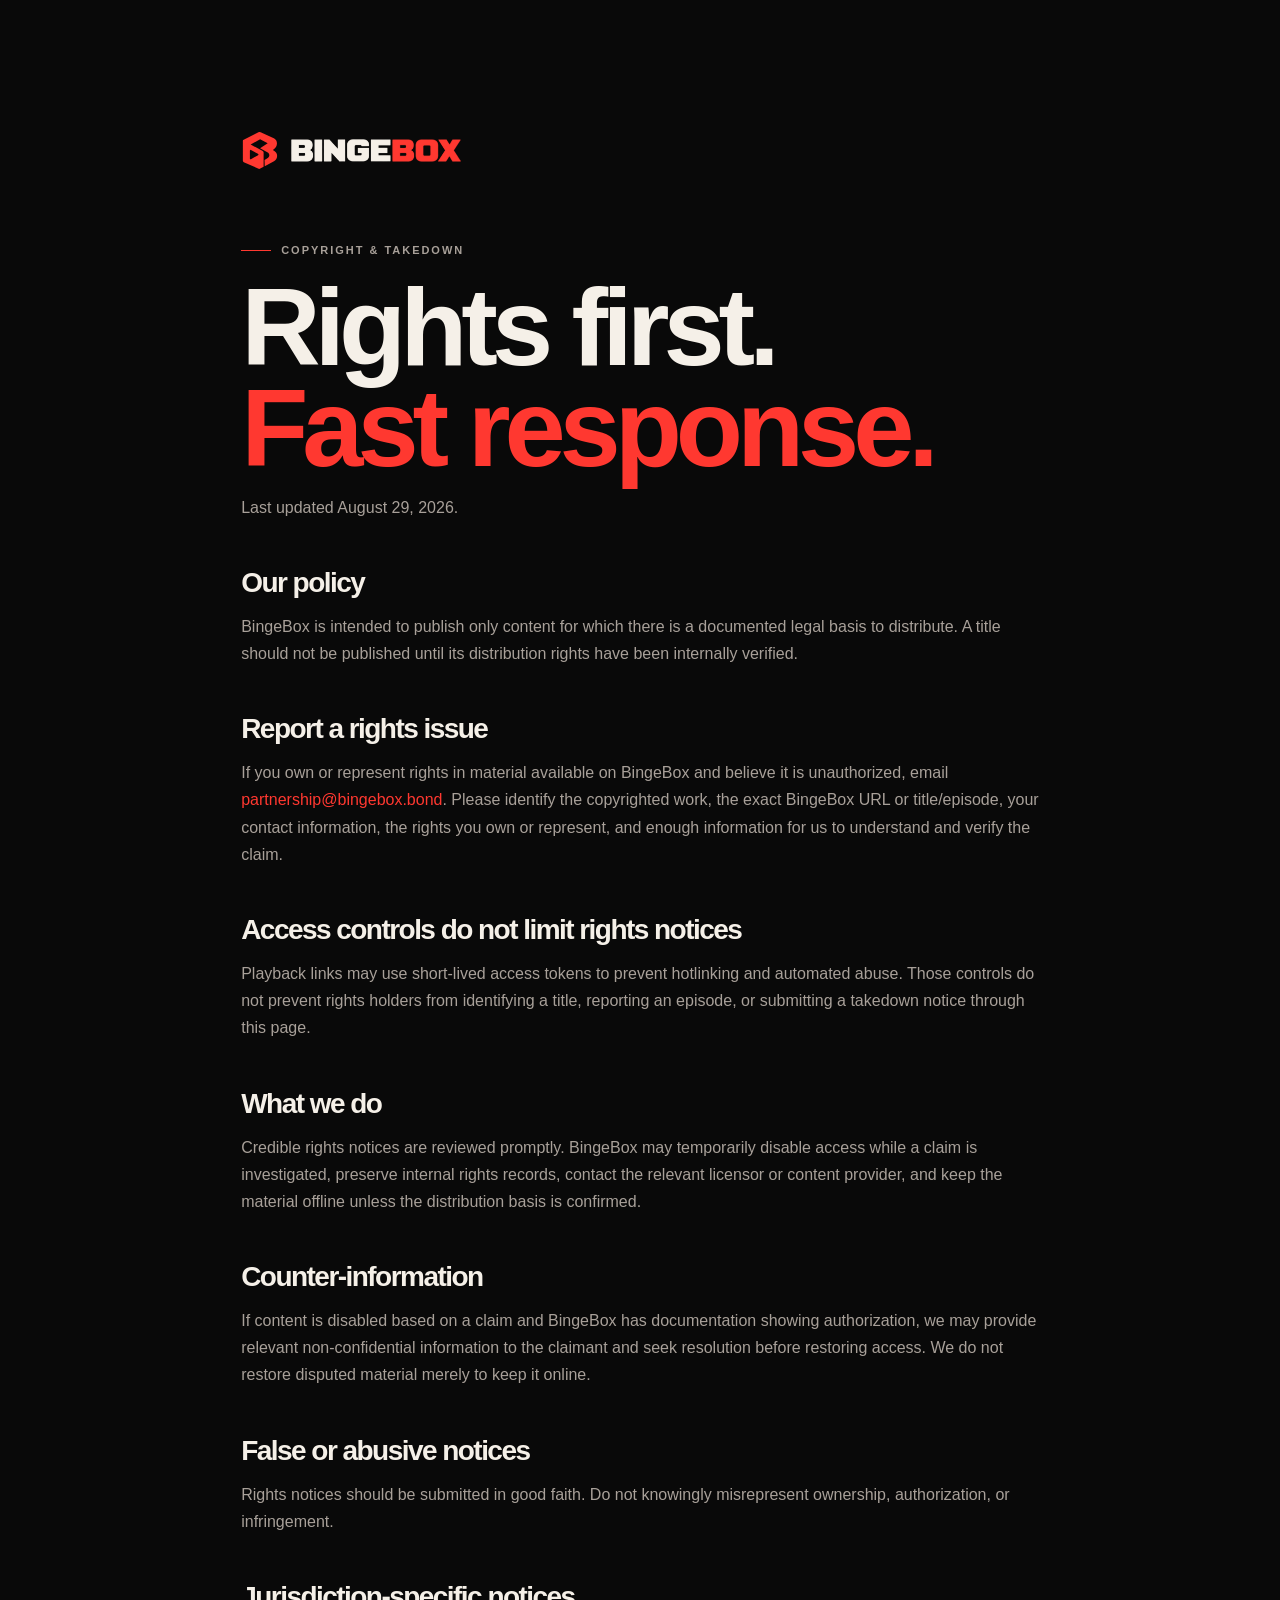
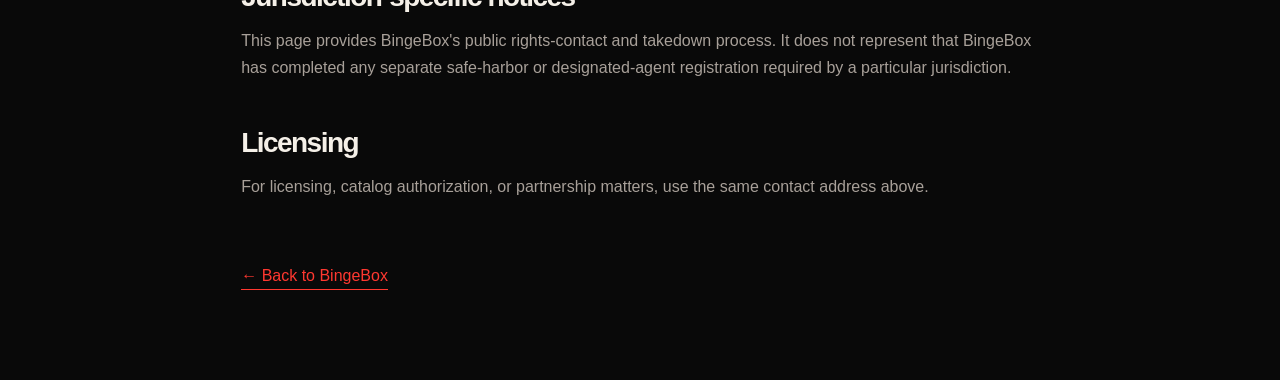
<file: copyright.html>
<!doctype html><html lang="en"><head><meta charset="utf-8"><meta name="viewport" content="width=device-width,initial-scale=1"><meta name="theme-color" content="#090909"><title>Copyright & Takedown — BingeBox</title><meta name="description" content="BingeBox copyright, licensing and takedown process for rights holders."><link rel="icon" href="/assets/brand/favicon.svg" type="image/svg+xml"><link rel="stylesheet" href="/styles.css?v=13"></head><body><main class="legal"><a class="legal-logo" href="/"><img src="/assets/brand/mark.svg" alt=""><img src="/assets/brand/wordmark-hd.png" alt="BingeBox"></a><p class="eyebrow"><span></span>COPYRIGHT &amp; TAKEDOWN</p><h1>Rights first.<br><em>Fast response.</em></h1><p>Last updated August 29, 2026.</p><h2>Our policy</h2><p>BingeBox is intended to publish only content for which there is a documented legal basis to distribute. A title should not be published until its distribution rights have been internally verified.</p><h2>Report a rights issue</h2><p>If you own or represent rights in material available on BingeBox and believe it is unauthorized, email <a href="mailto:partnership@bingebox.bond?subject=Copyright%20Notice%20%E2%80%94%20BingeBox">partnership@bingebox.bond</a>. Please identify the copyrighted work, the exact BingeBox URL or title/episode, your contact information, the rights you own or represent, and enough information for us to understand and verify the claim.</p><h2>Access controls do not limit rights notices</h2><p>Playback links may use short-lived access tokens to prevent hotlinking and automated abuse. Those controls do not prevent rights holders from identifying a title, reporting an episode, or submitting a takedown notice through this page.</p><h2>What we do</h2><p>Credible rights notices are reviewed promptly. BingeBox may temporarily disable access while a claim is investigated, preserve internal rights records, contact the relevant licensor or content provider, and keep the material offline unless the distribution basis is confirmed.</p><h2>Counter-information</h2><p>If content is disabled based on a claim and BingeBox has documentation showing authorization, we may provide relevant non-confidential information to the claimant and seek resolution before restoring access. We do not restore disputed material merely to keep it online.</p><h2>False or abusive notices</h2><p>Rights notices should be submitted in good faith. Do not knowingly misrepresent ownership, authorization, or infringement.</p><h2>Jurisdiction-specific notices</h2><p>This page provides BingeBox's public rights-contact and takedown process. It does not represent that BingeBox has completed any separate safe-harbor or designated-agent registration required by a particular jurisdiction.</p><h2>Licensing</h2><p>For licensing, catalog authorization, or partnership matters, use the same contact address above.</p><a class="back" href="/">← Back to BingeBox</a></main><!-- Cloudflare Web Analytics --><script type='module' src='https://static.cloudflareinsights.com/beacon.min.js' data-cf-beacon='{"token": "66ddb66ae185406a855dfd9d61a72ad4"}'></script><!-- End Cloudflare Web Analytics -->
</body></html>
</file>
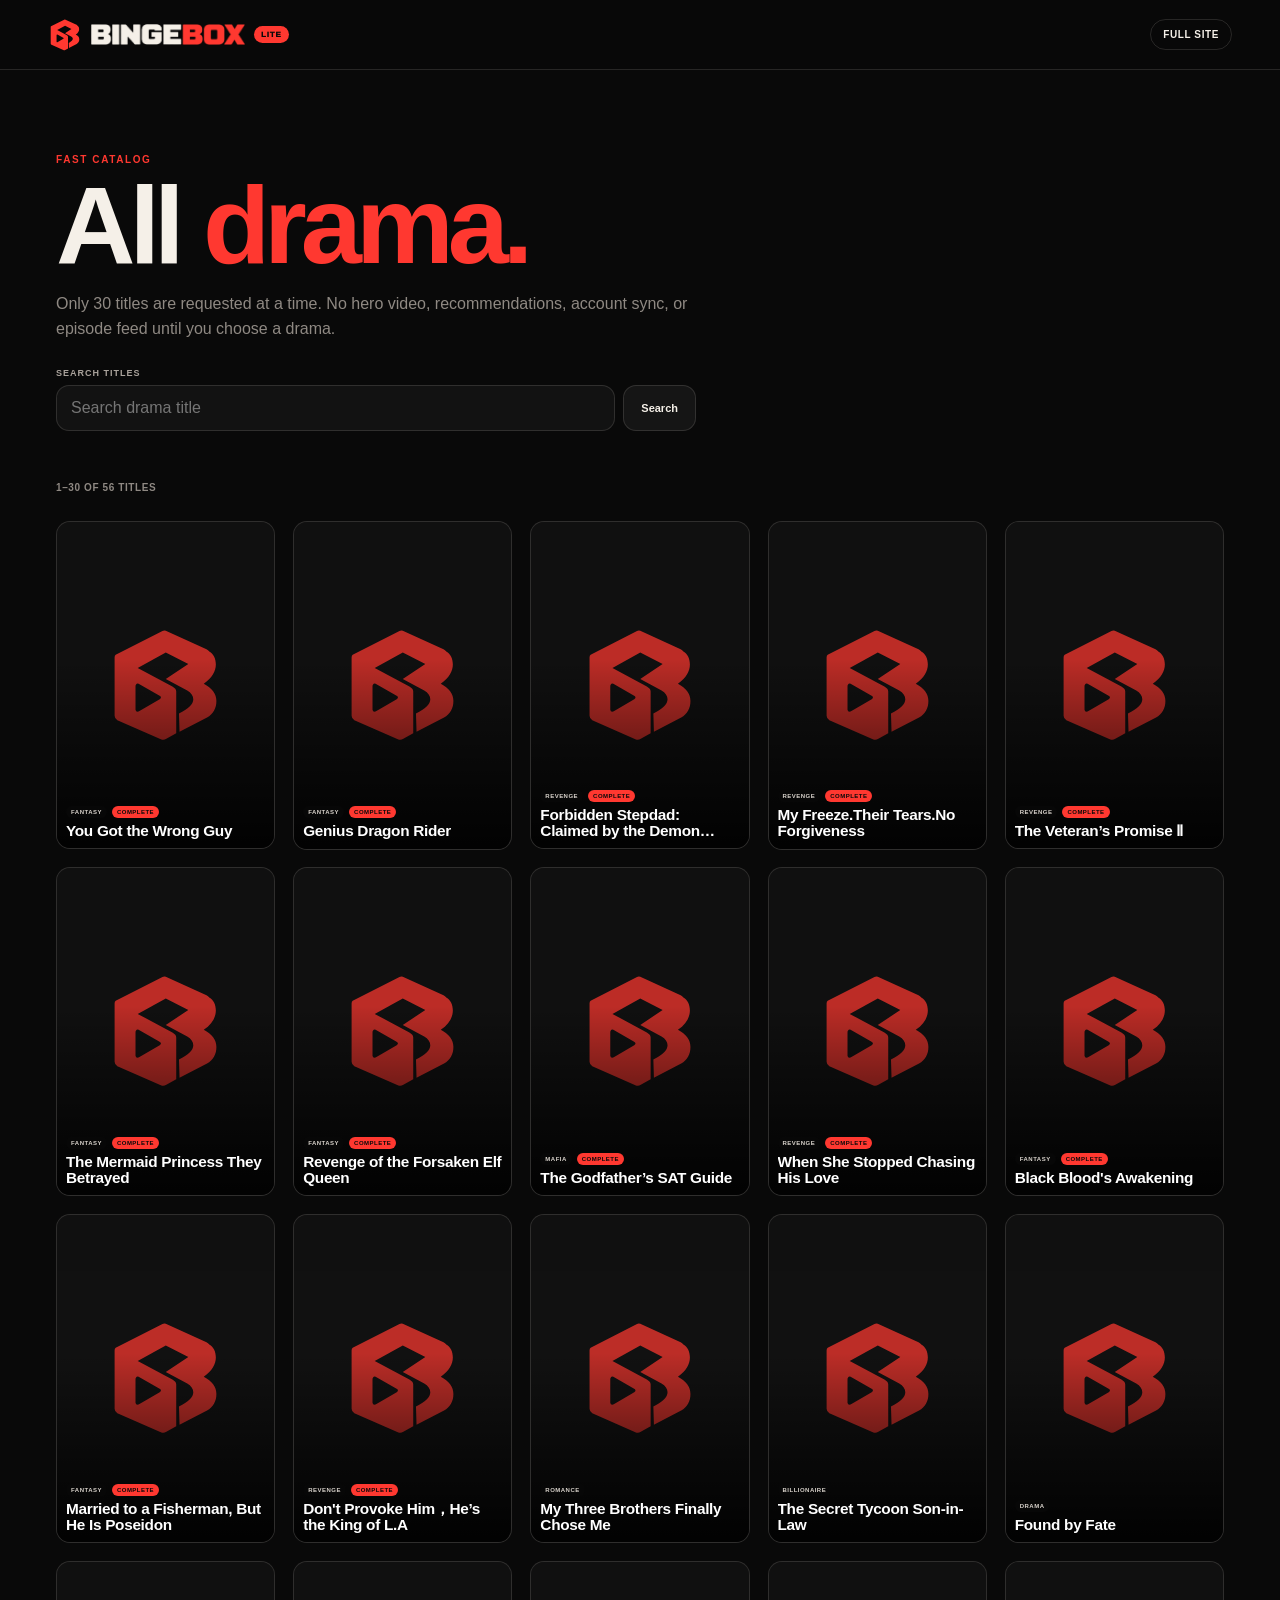
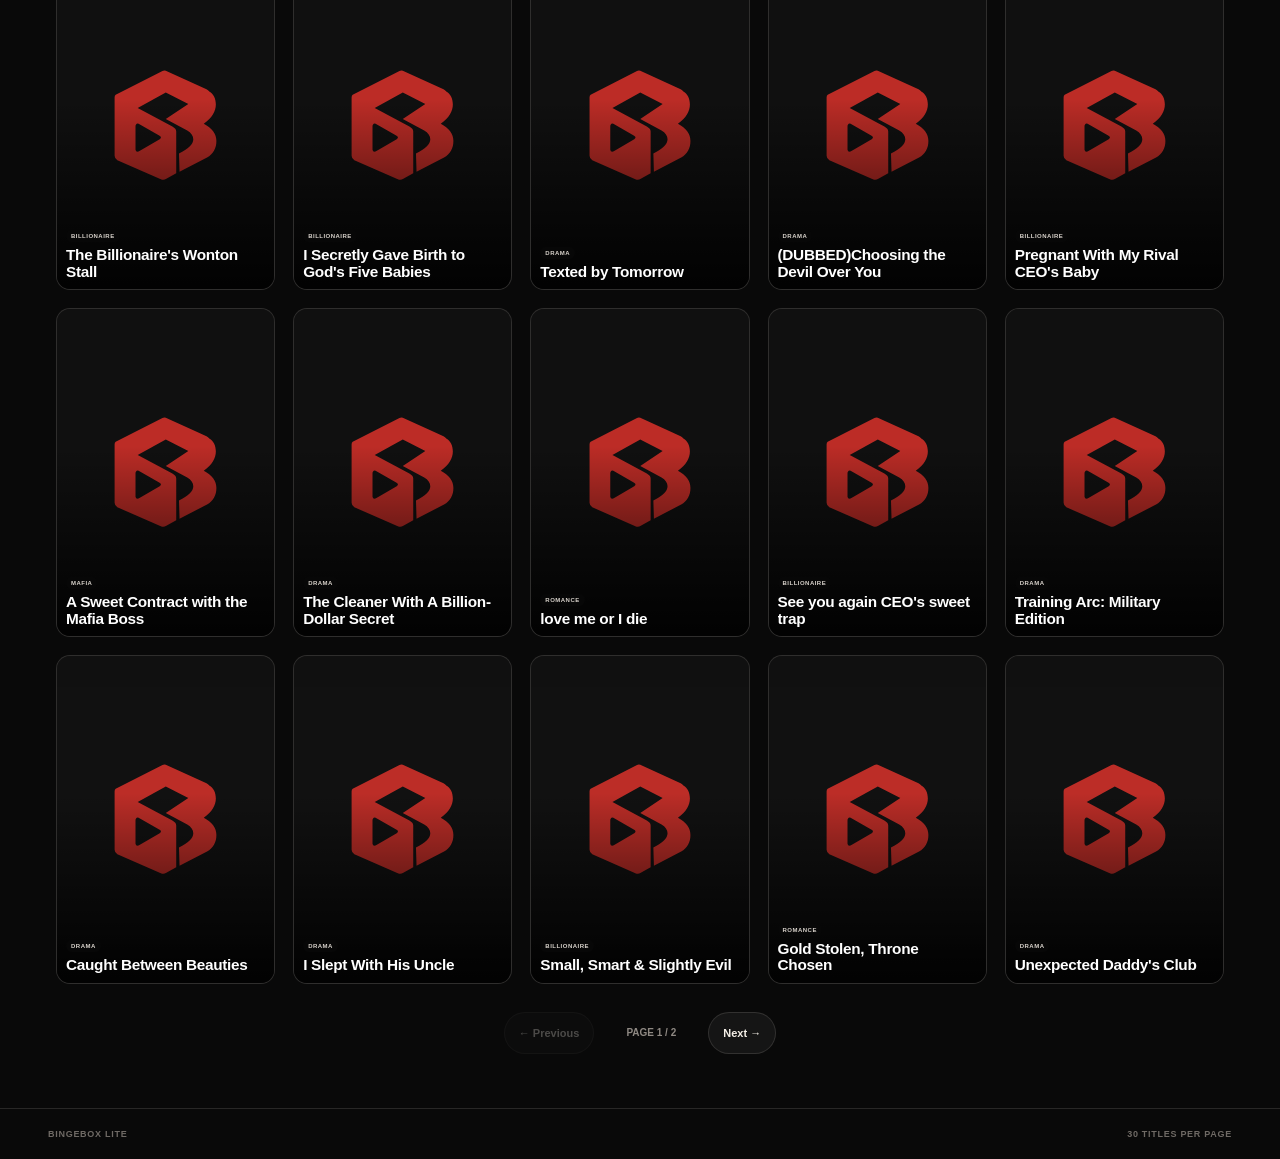
<file: lite.html>
<!doctype html>
<html lang="en">
<head>
  <meta charset="utf-8" />
  <meta name="viewport" content="width=device-width,initial-scale=1,viewport-fit=cover" />
  <meta name="theme-color" content="#090909" />
  <meta name="robots" content="noindex,follow" />
  <title>BingeBox Lite — Fast Drama Catalog</title>
  <meta name="description" content="A lightweight BingeBox catalog that loads 30 dramas per page." />
  <link rel="icon" href="/assets/brand/favicon.svg" type="image/svg+xml" />
  <link rel="apple-touch-icon" href="/assets/brand/apple-touch-icon.png" />
  <link rel="stylesheet" href="/lite.css?v=2470" />
  <script src="/config.js"></script>
  <script src="/poster-fallback.js?v=2470" defer></script>
  <script src="/lite.js?v=20260922resilient1" defer></script>
</head>
<body>
  <a class="skip-link" href="#liteMain">Skip to catalog</a>
  <header class="lite-header">
    <a class="lite-brand" href="/" aria-label="BingeBox home">
      <img src="/assets/brand/mark.svg" alt="" width="36" height="36" />
      <img src="/assets/brand/wordmark-hd.png" alt="BingeBox" width="154" height="22" />
      <span>Lite</span>
    </a>
    <a class="full-link" href="/">Full site</a>
  </header>

  <main id="liteMain">
    <section class="lite-intro" aria-labelledby="liteTitle">
      <p class="eyebrow">FAST CATALOG</p>
      <h1 id="liteTitle">All <em>drama.</em></h1>
      <p class="lite-copy">Only 30 titles are requested at a time. No hero video, recommendations, account sync, or episode feed until you choose a drama.</p>
      <form class="lite-search" id="liteSearchForm" role="search">
        <label for="liteSearch">Search titles</label>
        <div>
          <input id="liteSearch" name="q" type="search" maxlength="80" autocomplete="off" placeholder="Search drama title" />
          <button type="submit">Search</button>
        </div>
      </form>
    </section>

    <section class="lite-catalog" aria-label="Drama catalog">
      <div class="lite-catalog-head">
        <span id="liteStatus">Loading catalog…</span>
        <button class="clear-search hidden" id="liteClear" type="button">Clear search</button>
      </div>
      <div class="lite-grid" id="liteGrid" aria-live="polite" aria-busy="true">
        <div class="lite-skeleton"></div><div class="lite-skeleton"></div><div class="lite-skeleton"></div>
        <div class="lite-skeleton"></div><div class="lite-skeleton"></div><div class="lite-skeleton"></div>
      </div>
      <nav class="lite-pagination" id="litePagination" aria-label="Lite catalog pages">
        <button type="button" id="litePrev">← Previous</button>
        <span id="litePage">Page 1</span>
        <button type="button" id="liteNext">Next →</button>
      </nav>
    </section>
  </main>

  <footer class="lite-footer"><span>BingeBox Lite</span><span>30 titles per page</span></footer>
</body>
</html>
</file>
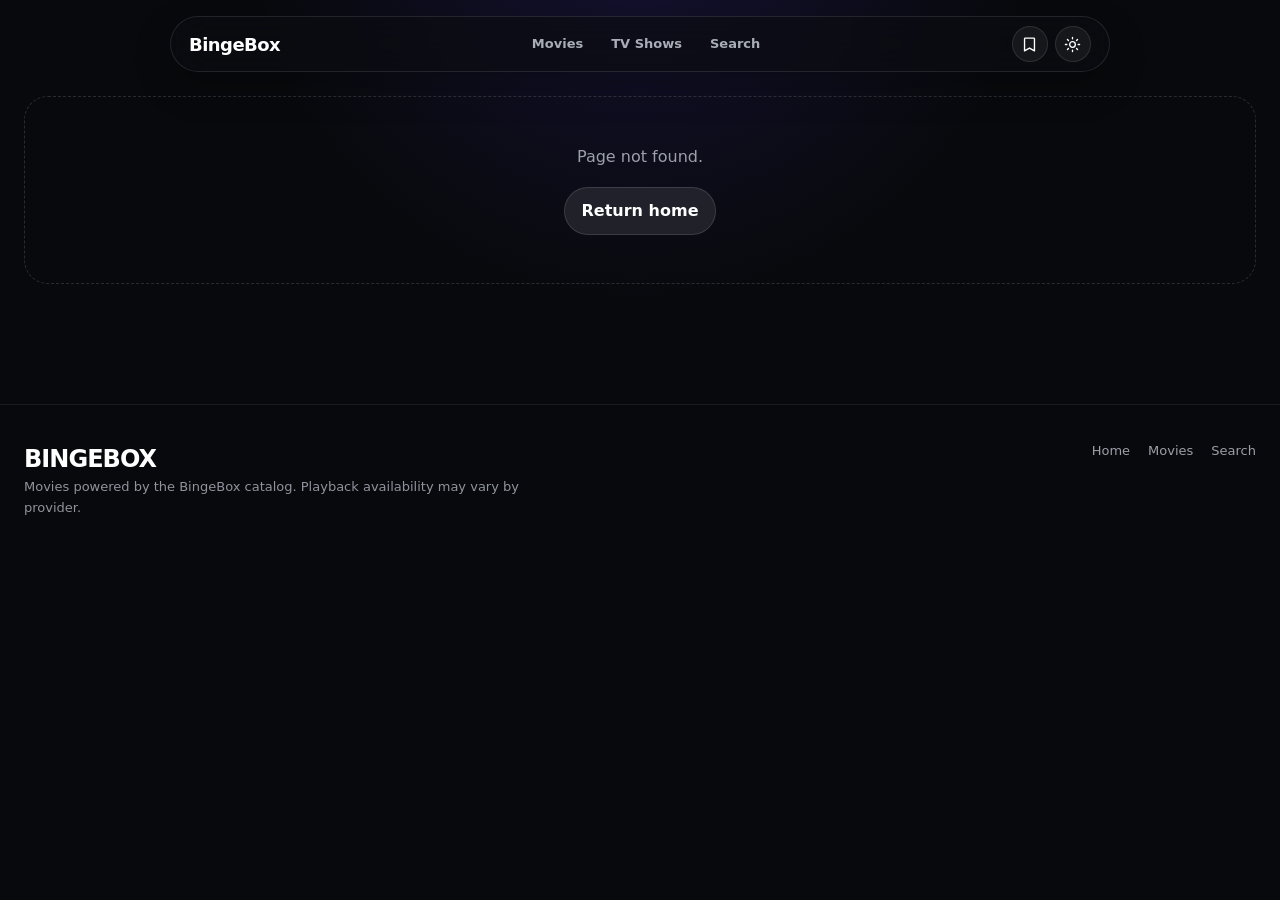
<file: movie-native.html>
<!DOCTYPE html>
<html lang="en" class="dark">
<head>
  <meta charset="utf-8">
  <meta name="viewport" content="width=device-width,initial-scale=1,viewport-fit=cover">
  <meta name="theme-color" content="#08090c">
  <meta name="description" content="Browse and watch movies on BingeBox Movies.">
  <title>BingeBox Movies — Watch Movies Online</title>
  <link rel="icon" href="/assets/brand/favicon.svg" type="image/svg+xml">
  <link rel="stylesheet" href="/movie-native.css">
</head>
<body>
  <div class="native-shell">
    <header class="native-header">
      <div class="native-header-inner">
        <a class="native-brand" href="/" data-link aria-label="BingeBox home">BingeBox</a>
        <nav class="native-desktop-nav" aria-label="Main navigation">
          <a href="/movies" data-link>Movies</a>
          <a href="/tv" data-link>TV Shows</a>
          <a href="/search" data-link>Search</a>
        </nav>
        <div class="native-header-actions">
          <a class="native-icon-btn" href="/watchlist" data-link aria-label="Watchlist" title="Watchlist">
            <svg viewBox="0 0 24 24" aria-hidden="true"><path d="M6 3h12a1 1 0 0 1 1 1v17l-7-4-7 4V4a1 1 0 0 1 1-1Z"/></svg>
          </a>
          <button class="native-icon-btn" id="themeToggle" type="button" aria-label="Toggle theme" title="Toggle theme">
            <svg viewBox="0 0 24 24" aria-hidden="true"><circle cx="12" cy="12" r="4"/><path d="M12 2v2M12 20v2M4.9 4.9l1.4 1.4M17.7 17.7l1.4 1.4M2 12h2M20 12h2M4.9 19.1l1.4-1.4M17.7 6.3l1.4-1.4"/></svg>
          </button>
        </div>
      </div>
    </header>

    <main id="app" class="native-main" aria-live="polite">
      <div class="native-spinner" aria-label="Loading"></div>
    </main>

    <footer class="native-footer">
      <div>
        <div class="native-footer-brand">BINGEBOX</div>
        <p>Movies powered by the BingeBox catalog. Playback availability may vary by provider.</p>
      </div>
      <div class="native-footer-links">
        <a href="/" data-link>Home</a>
        <a href="/movies" data-link>Movies</a>
        <a href="/search" data-link>Search</a>
      </div>
    </footer>

    <nav class="native-mobile-nav" aria-label="Mobile navigation">
      <a href="/" data-link><span>⌂</span>Home</a>
      <a href="/movies" data-link><span>▣</span>Movies</a>
      <a href="/search" data-link><span>⌕</span>Search</a>
      <a href="/watchlist" data-link><span>♡</span>Saved</a>
    </nav>
  </div>

  <script type="module" src="/movie-native.js"></script>
</body>
</html>
</file>
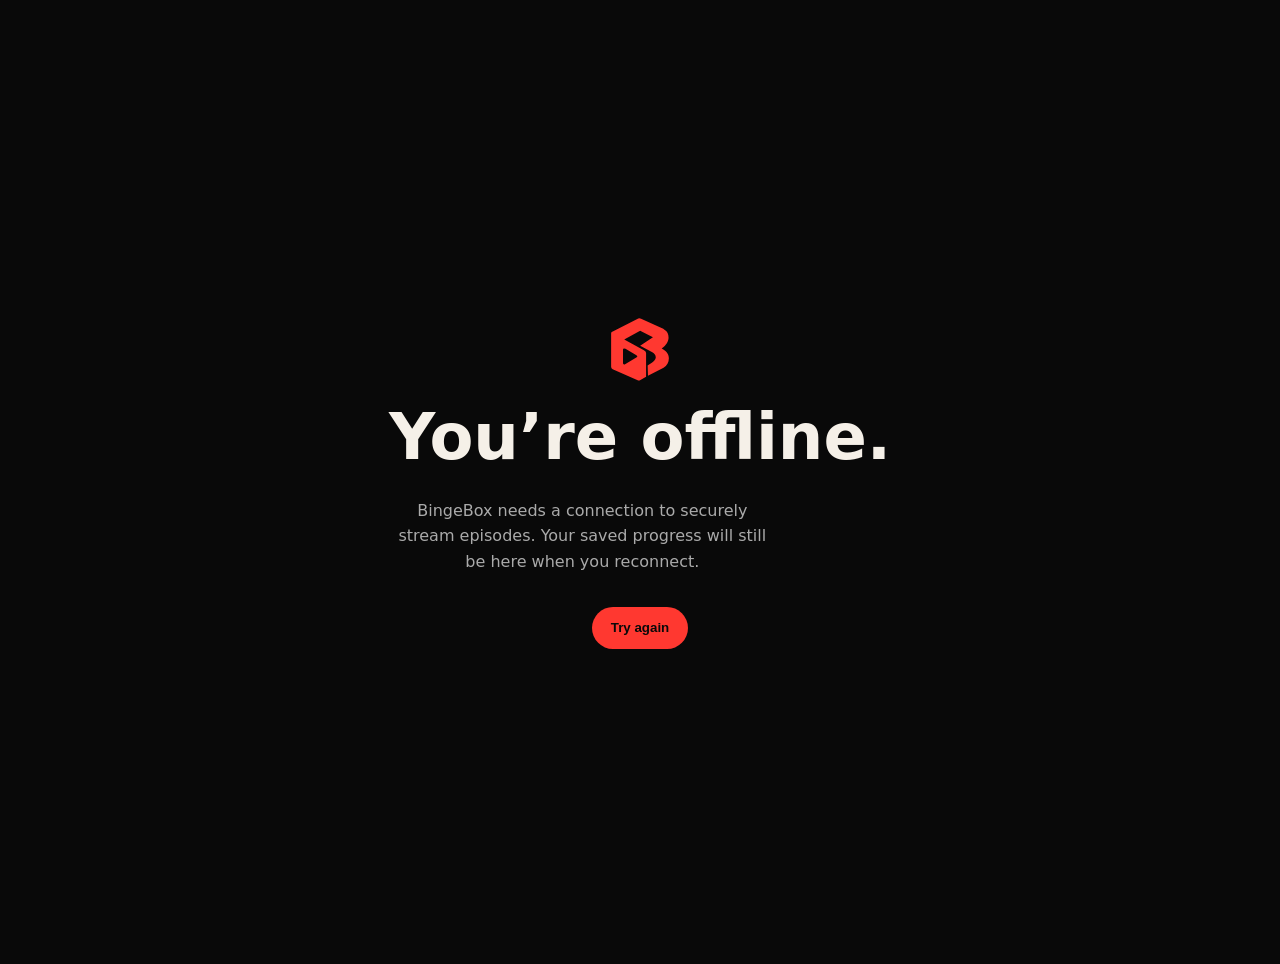
<file: offline.html>
<!doctype html><html lang="en"><head><meta charset="utf-8"><meta name="viewport" content="width=device-width,initial-scale=1,viewport-fit=cover"><meta name="theme-color" content="#090909"><title>Offline — BingeBox</title><style>html,body{margin:0;min-height:100%;background:#090909;color:#F5F0E8;font-family:system-ui,sans-serif}.o{min-height:100vh;display:grid;place-content:center;text-align:center;padding:2rem}.o img{width:64px;margin:auto}.o h1{font-size:clamp(2rem,8vw,4rem);margin:1rem 0 .5rem}.o p{color:#aaa;max-width:38ch;line-height:1.6}.o button{margin:1rem auto 0;border:0;border-radius:999px;background:#FF3830;color:#090909;padding:.85rem 1.2rem;font-weight:800}</style></head><body><main class="o"><img src="/assets/brand/mark.svg" alt=""><h1>You’re offline.</h1><p>BingeBox needs a connection to securely stream episodes. Your saved progress will still be here when you reconnect.</p><button onclick="location.reload()">Try again</button></main></body></html>
</file>
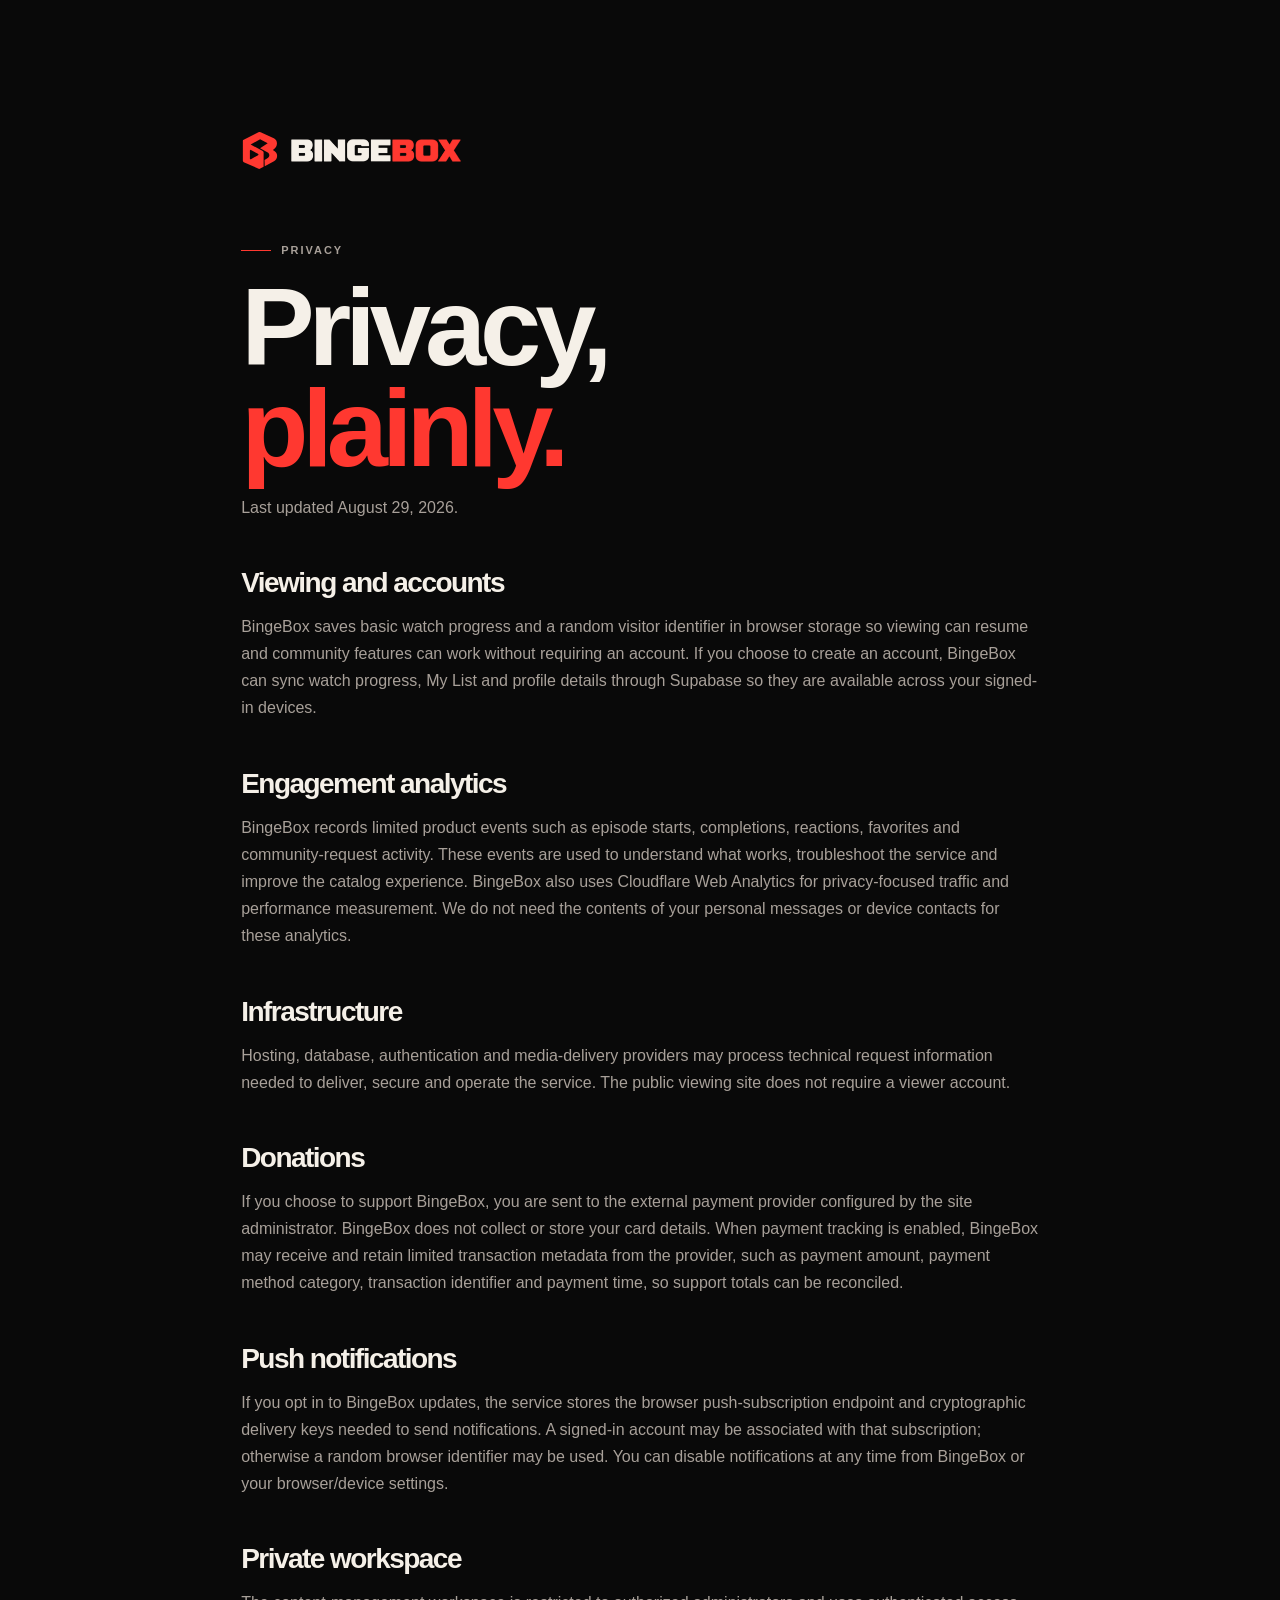
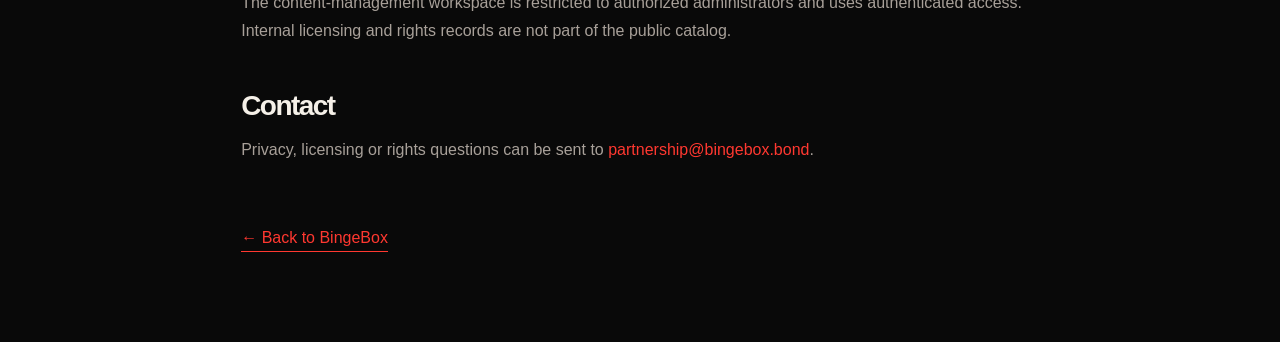
<file: privacy.html>
<!doctype html><html lang="en"><head><meta charset="utf-8"><meta name="viewport" content="width=device-width,initial-scale=1"><meta name="theme-color" content="#090909"><title>Privacy — BingeBox</title><link rel="icon" href="/assets/brand/favicon.svg" type="image/svg+xml"><link rel="stylesheet" href="/styles.css?v=1900"></head><body><main class="legal"><a class="legal-logo" href="/"><img src="/assets/brand/mark.svg" alt=""><img src="/assets/brand/wordmark-hd.png" alt="BingeBox"></a><p class="eyebrow"><span></span>PRIVACY</p><h1>Privacy,<br><em>plainly.</em></h1><p>Last updated August 29, 2026.</p><h2>Viewing and accounts</h2><p>BingeBox saves basic watch progress and a random visitor identifier in browser storage so viewing can resume and community features can work without requiring an account. If you choose to create an account, BingeBox can sync watch progress, My List and profile details through Supabase so they are available across your signed-in devices.</p><h2>Engagement analytics</h2><p>BingeBox records limited product events such as episode starts, completions, reactions, favorites and community-request activity. These events are used to understand what works, troubleshoot the service and improve the catalog experience. BingeBox also uses Cloudflare Web Analytics for privacy-focused traffic and performance measurement. We do not need the contents of your personal messages or device contacts for these analytics.</p><h2>Infrastructure</h2><p>Hosting, database, authentication and media-delivery providers may process technical request information needed to deliver, secure and operate the service. The public viewing site does not require a viewer account.</p><h2>Donations</h2><p>If you choose to support BingeBox, you are sent to the external payment provider configured by the site administrator. BingeBox does not collect or store your card details. When payment tracking is enabled, BingeBox may receive and retain limited transaction metadata from the provider, such as payment amount, payment method category, transaction identifier and payment time, so support totals can be reconciled.</p><h2>Push notifications</h2><p>If you opt in to BingeBox updates, the service stores the browser push-subscription endpoint and cryptographic delivery keys needed to send notifications. A signed-in account may be associated with that subscription; otherwise a random browser identifier may be used. You can disable notifications at any time from BingeBox or your browser/device settings.</p><h2>Private workspace</h2><p>The content-management workspace is restricted to authorized administrators and uses authenticated access. Internal licensing and rights records are not part of the public catalog.</p><h2>Contact</h2><p>Privacy, licensing or rights questions can be sent to <a href="mailto:partnership@bingebox.bond">partnership@bingebox.bond</a>.</p><a class="back" href="/">← Back to BingeBox</a></main><!-- Cloudflare Web Analytics --><script type='module' src='https://static.cloudflareinsights.com/beacon.min.js' data-cf-beacon='{"token": "66ddb66ae185406a855dfd9d61a72ad4"}'></script><!-- End Cloudflare Web Analytics -->
</body></html>
</file>
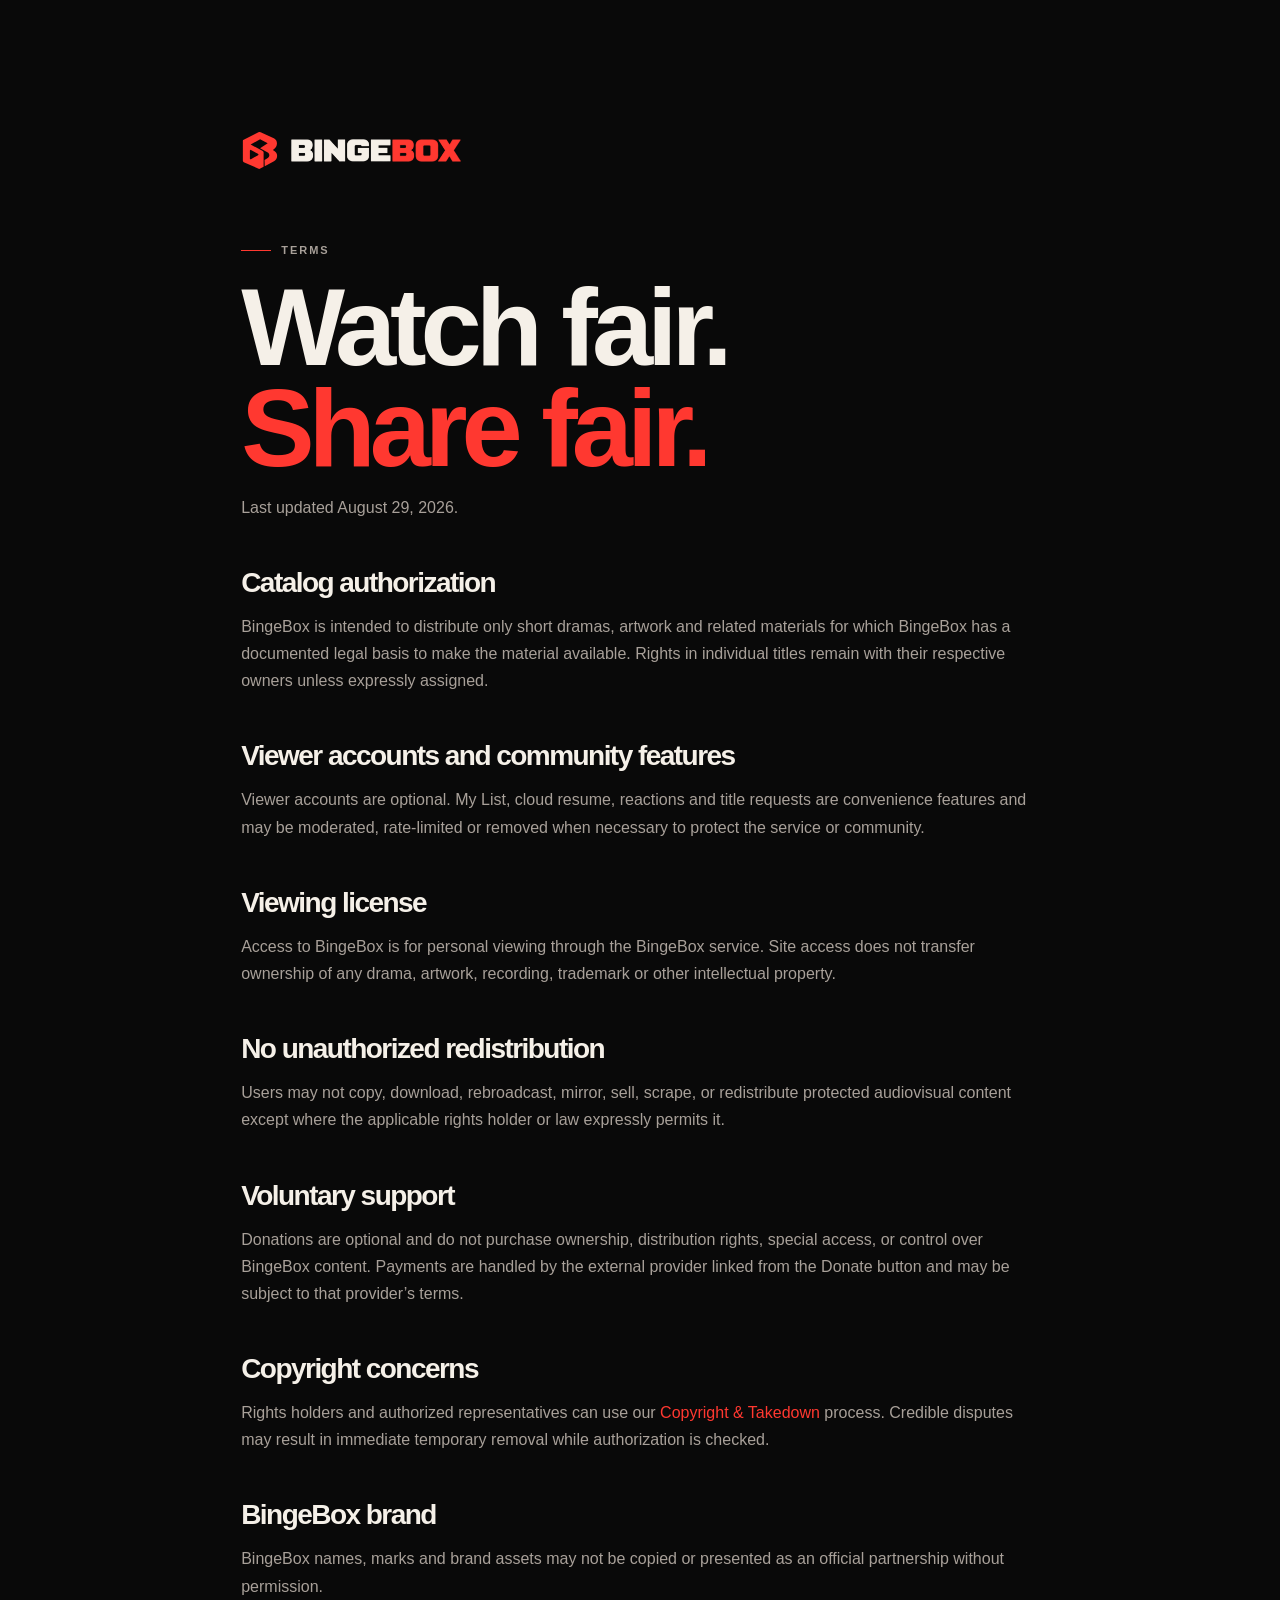
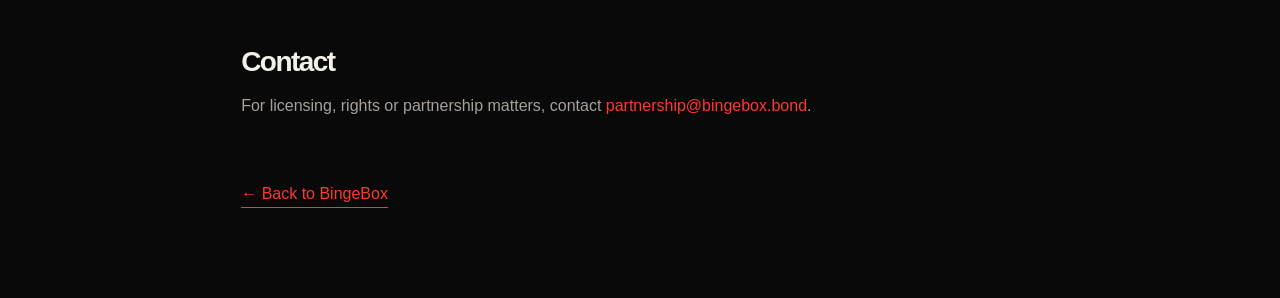
<file: terms.html>
<!doctype html><html lang="en"><head><meta charset="utf-8"><meta name="viewport" content="width=device-width,initial-scale=1"><meta name="theme-color" content="#090909"><title>Terms — BingeBox</title><link rel="icon" href="/assets/brand/favicon.svg" type="image/svg+xml"><link rel="stylesheet" href="/styles.css?v=1900"></head><body><main class="legal"><a class="legal-logo" href="/"><img src="/assets/brand/mark.svg" alt=""><img src="/assets/brand/wordmark-hd.png" alt="BingeBox"></a><p class="eyebrow"><span></span>TERMS</p><h1>Watch fair.<br><em>Share fair.</em></h1><p>Last updated August 29, 2026.</p><h2>Catalog authorization</h2><p>BingeBox is intended to distribute only short dramas, artwork and related materials for which BingeBox has a documented legal basis to make the material available. Rights in individual titles remain with their respective owners unless expressly assigned.</p><h2>Viewer accounts and community features</h2><p>Viewer accounts are optional. My List, cloud resume, reactions and title requests are convenience features and may be moderated, rate-limited or removed when necessary to protect the service or community.</p><h2>Viewing license</h2><p>Access to BingeBox is for personal viewing through the BingeBox service. Site access does not transfer ownership of any drama, artwork, recording, trademark or other intellectual property.</p><h2>No unauthorized redistribution</h2><p>Users may not copy, download, rebroadcast, mirror, sell, scrape, or redistribute protected audiovisual content except where the applicable rights holder or law expressly permits it.</p><h2>Voluntary support</h2><p>Donations are optional and do not purchase ownership, distribution rights, special access, or control over BingeBox content. Payments are handled by the external provider linked from the Donate button and may be subject to that provider’s terms.</p><h2>Copyright concerns</h2><p>Rights holders and authorized representatives can use our <a href="/copyright.html">Copyright &amp; Takedown</a> process. Credible disputes may result in immediate temporary removal while authorization is checked.</p><h2>BingeBox brand</h2><p>BingeBox names, marks and brand assets may not be copied or presented as an official partnership without permission.</p><h2>Contact</h2><p>For licensing, rights or partnership matters, contact <a href="mailto:partnership@bingebox.bond">partnership@bingebox.bond</a>.</p><a class="back" href="/">← Back to BingeBox</a></main><!-- Cloudflare Web Analytics --><script type='module' src='https://static.cloudflareinsights.com/beacon.min.js' data-cf-beacon='{"token": "66ddb66ae185406a855dfd9d61a72ad4"}'></script><!-- End Cloudflare Web Analytics -->
</body></html>
</file>
<file: workspace/admin.css>
:root{--black:#090909;--red:#FF3830;--white:#F5F0E8;--coral:#FF685C;--panel:#111;--panel2:#161616;--line:rgba(245,240,232,.13);--muted:#9c948d;--radius:20px}*{box-sizing:border-box}html{background:var(--black)}body{margin:0;background:var(--black);color:var(--white);font-family:Inter,-apple-system,BlinkMacSystemFont,"Segoe UI",Arial,sans-serif;-webkit-font-smoothing:antialiased}button,input,select,textarea{font:inherit}.hidden{display:none!important}.admin-header{position:sticky;top:0;z-index:20;height:74px;padding:0 clamp(18px,4vw,58px);display:flex;align-items:center;justify-content:space-between;background:rgba(9,9,9,.86);backdrop-filter:blur(18px);border-bottom:1px solid var(--line)}.admin-brand{display:flex;gap:11px;align-items:center}.admin-brand img:first-child{width:32px;height:32px}.admin-brand img:last-child{width:146px}.admin-header-actions{display:flex;align-items:center;gap:12px}.session-email{font-size:11px;color:var(--muted)}main{padding:clamp(28px,5vw,72px)}.login-view{min-height:calc(100svh - 150px);display:grid;place-items:center}.login-card{width:min(560px,100%);padding:clamp(26px,5vw,52px);background:linear-gradient(145deg,#151515,#0d0d0d);border:1px solid var(--line);border-radius:28px;box-shadow:0 30px 100px #000}.kicker{font-size:10px;letter-spacing:.18em;color:var(--red);font-weight:900}.login-card h1,.dashboard h1{font-size:clamp(44px,7vw,82px);line-height:.88;letter-spacing:-.065em;margin:14px 0 24px}.login-card h1 em{color:var(--red);font-style:normal}.muted{color:var(--muted);line-height:1.6}.stack{display:grid;gap:16px;margin-top:34px}label{display:grid;gap:8px;color:#c7c0ba;font-size:11px;font-weight:800;letter-spacing:.04em}input,select,textarea{width:100%;border:1px solid var(--line);border-radius:12px;background:#0a0a0a;color:var(--white);padding:13px 14px;outline:none}input:focus,select:focus,textarea:focus{border-color:rgba(255,56,48,.7);box-shadow:0 0 0 3px rgba(255,56,48,.09)}.primary-btn,.ghost-btn,.danger-btn,.icon-btn{appearance:none;border:0;cursor:pointer;border-radius:999px;padding:13px 17px;font-weight:900}.primary-btn{background:var(--red);color:white}.ghost-btn{background:#191919;color:var(--white);border:1px solid var(--line)}.danger-btn{background:rgba(255,56,48,.12);color:#ff7b75;border:1px solid rgba(255,56,48,.24)}.status{min-height:18px;margin:2px 0 0;color:#aaa;font-size:12px}.status.error{color:#ff7b75}.status.success{color:#8cdd9d}.dashboard{max-width:1320px;margin:auto}.dashboard-top{display:flex;align-items:flex-end;justify-content:space-between;gap:30px}.dashboard-top h1{margin-bottom:7px}.stats{display:grid;grid-template-columns:repeat(3,1fr);gap:12px;margin:34px 0}.stat{border:1px solid var(--line);border-radius:18px;padding:20px;background:#101010}.stat strong{display:block;font-size:32px}.stat span{font-size:10px;color:var(--muted);text-transform:uppercase;letter-spacing:.12em}.notice{display:flex;gap:10px;flex-wrap:wrap;background:#17120b;border:1px solid rgba(255,184,77,.23);border-radius:15px;padding:14px 16px;margin:0 0 20px;color:#e5d2b2;font-size:12px}.notice span{color:#a99573}.drama-list{display:grid;gap:10px}.drama-row{display:grid;grid-template-columns:74px minmax(0,1fr) auto;gap:16px;align-items:center;padding:10px;border:1px solid var(--line);border-radius:17px;background:#101010}.drama-row img{width:74px;aspect-ratio:2/3;object-fit:cover;border-radius:10px;background:#1a1a1a}.drama-main{min-width:0}.drama-main h3{margin:0 0 6px;font-size:20px}.drama-meta{display:flex;gap:8px;flex-wrap:wrap;color:var(--muted);font-size:10px;text-transform:uppercase;letter-spacing:.08em}.badge{border:1px solid var(--line);border-radius:999px;padding:4px 7px}.badge.live{color:#92e69e;border-color:rgba(80,220,100,.25)}.row-actions{display:flex;gap:8px;flex-wrap:wrap;justify-content:flex-end}.row-actions button{padding:10px 12px;font-size:11px}.editor-dialog{width:min(880px,calc(100% - 28px));max-height:92svh;padding:0;background:#101010;color:var(--white);border:1px solid var(--line);border-radius:24px;box-shadow:0 50px 120px #000}.editor-dialog::backdrop{background:rgba(0,0,0,.82);backdrop-filter:blur(7px)}.editor-shell{padding:clamp(20px,4vw,38px);overflow:auto;max-height:92svh}.editor-head{display:flex;justify-content:space-between;gap:20px;align-items:flex-start;margin-bottom:27px}.editor-head h2{font-size:36px;margin:4px 0 0}.icon-btn{font-size:31px;line-height:1;width:42px;height:42px;padding:0;background:#1a1a1a;color:white}.form-grid{display:grid;grid-template-columns:1fr 1fr;gap:14px}.span-2{grid-column:1/-1}.upload-field input{padding:10px}.upload-field span{font-weight:500;color:var(--muted)}.toggle-row{display:flex;gap:22px;margin:22px 0}.switch-label{display:flex;align-items:center;gap:9px}.switch-label input{width:18px;height:18px;accent-color:var(--red)}.editor-actions{display:flex;align-items:center;gap:10px;padding-top:20px;border-top:1px solid var(--line)}.push{flex:1}.episode-create{display:grid;grid-template-columns:110px 1fr 1.3fr auto;gap:10px;align-items:end}.episode-list{display:grid;gap:8px;margin-top:20px}.episode-row{display:grid;grid-template-columns:60px minmax(0,1fr) auto;gap:12px;align-items:center;padding:12px;border:1px solid var(--line);border-radius:13px;background:#0b0b0b}.episode-num{font-size:24px;color:var(--red);font-weight:900}.episode-row h4{margin:0 0 4px}.episode-row p{margin:0;color:var(--muted);font-size:11px}.upload-progress{height:42px;border:1px solid var(--line);border-radius:999px;margin:18px 0;position:relative;overflow:hidden;background:#080808}.upload-progress div{position:absolute;inset:0 auto 0 0;width:0;background:linear-gradient(90deg,var(--red),var(--coral));transition:width .2s}.upload-progress span{position:relative;z-index:2;height:100%;display:grid;place-items:center;font-size:11px;font-weight:900}.empty{padding:34px;border:1px dashed var(--line);border-radius:18px;text-align:center;color:var(--muted)}code{font-family:ui-monospace,monospace;color:var(--white)}@media(max-width:760px){main{padding:24px 15px}.session-email{display:none}.dashboard-top{align-items:flex-start;flex-direction:column}.dashboard-top .primary-btn{width:100%}.stats{grid-template-columns:1fr 1fr 1fr}.drama-row{grid-template-columns:60px minmax(0,1fr)}.drama-row img{width:60px}.row-actions{grid-column:1/-1;justify-content:stretch}.row-actions button{flex:1}.form-grid{grid-template-columns:1fr}.span-2{grid-column:auto}.episode-create{grid-template-columns:1fr 1fr}.episode-create .upload-field{grid-column:1/-1}.episode-create .primary-btn{grid-column:1/-1}.editor-actions{flex-wrap:wrap}.danger-btn{order:2;width:100%}}@media(max-width:480px){.admin-brand img:last-child{width:120px}.stats{gap:6px}.stat{padding:15px 11px}.stat strong{font-size:26px}.stat span{font-size:8px}.editor-dialog{width:100%;max-height:96svh;border-radius:22px 22px 0 0;margin:auto 0 0}.editor-shell{max-height:96svh}.episode-create{grid-template-columns:1fr}}

.signup-note{margin:0;color:#746e68;font-size:11px;line-height:1.55}.signup-note strong{color:#bdb5ad}

.poster-preview-wrap{min-height:0}
.poster-preview{display:block;width:min(220px,100%);aspect-ratio:2/3;object-fit:cover;border-radius:14px;border:1px solid var(--line);background:#151515;box-shadow:0 18px 44px rgba(0,0,0,.35)}

.upload-progress>div{transition:width .18s linear}


/* v10 bulk episode uploader */
.episode-dialog{width:min(1080px,calc(100% - 28px))}
.episode-mode-tabs{display:inline-flex;padding:4px;margin:0 0 20px;border:1px solid var(--line);border-radius:999px;background:#0a0a0a}
.episode-mode-tabs button{border:0;border-radius:999px;padding:10px 15px;background:transparent;color:var(--muted);cursor:pointer;font-weight:900;font-size:11px}
.episode-mode-tabs button.active{background:var(--white);color:#111}
.episode-panel{padding:2px 0 20px}
.episode-list-head{display:flex;justify-content:space-between;align-items:center;margin-top:18px;padding-top:22px;border-top:1px solid var(--line);font-size:10px;text-transform:uppercase;letter-spacing:.12em;color:var(--muted);font-weight:900}
.bulk-dropzone{position:relative;display:grid;place-items:center;text-align:center;gap:7px;min-height:170px;padding:28px;border:1px dashed rgba(245,240,232,.24);border-radius:20px;background:linear-gradient(145deg,#111,#0b0b0b);cursor:pointer;transition:border-color .2s,background .2s,transform .2s}
.bulk-dropzone:hover,.bulk-dropzone.dragging{border-color:rgba(255,56,48,.75);background:rgba(255,56,48,.055)}
.bulk-dropzone.dragging{transform:scale(.995)}
.bulk-dropzone input{position:absolute;opacity:0;pointer-events:none;width:1px;height:1px}
.bulk-drop-icon{display:grid;place-items:center;width:42px;height:42px;border-radius:50%;background:var(--red);color:white;font-size:25px;font-weight:400}
.bulk-dropzone strong{font-size:16px;color:var(--white)}
.bulk-dropzone small{font-size:11px;color:var(--muted);font-weight:500;letter-spacing:0}
.bulk-options{display:grid;grid-template-columns:170px auto 1fr;gap:18px;align-items:end;margin-top:16px;padding:16px;border:1px solid var(--line);border-radius:16px;background:#0b0b0b}
.bulk-options>p{margin:0;color:var(--muted);font-size:11px;line-height:1.55;align-self:center}
.bulk-publish{align-self:center;white-space:nowrap}
.bulk-toolbar{display:flex;align-items:center;justify-content:space-between;gap:14px;margin-top:16px}
.bulk-summary{color:#c5bdb6;font-size:12px;font-weight:800}
.bulk-toolbar-actions{display:flex;gap:8px}
.bulk-toolbar button:disabled{opacity:.42;cursor:not-allowed}
.bulk-queue{display:grid;gap:8px;margin-top:14px;max-height:360px;overflow:auto;padding-right:3px}
.bulk-row{display:grid;grid-template-columns:76px minmax(0,1fr) 180px;align-items:center;gap:14px;padding:12px 14px;border:1px solid var(--line);border-radius:14px;background:#0b0b0b}
.bulk-row.invalid{border-color:rgba(255,104,92,.35);background:rgba(255,56,48,.035)}
.bulk-row.done{border-color:rgba(80,220,100,.22)}
.bulk-row.failed{border-color:rgba(255,56,48,.4)}
.bulk-episode{color:var(--red);font-size:13px;font-weight:950;letter-spacing:.08em}
.bulk-file{min-width:0;display:grid;gap:3px}
.bulk-file strong{display:block;overflow:hidden;text-overflow:ellipsis;white-space:nowrap;font-size:12px;color:var(--white)}
.bulk-file span{font-size:10px;color:var(--muted)}
.bulk-file small{font-size:10px;color:#ff7b75;font-weight:600;line-height:1.35}
.bulk-row-status{display:grid;gap:7px}
.bulk-row-status>span{text-align:right;font-size:10px;color:var(--muted);font-weight:800}
.bulk-row.done .bulk-row-status>span{color:#8cdd9d}.bulk-row.failed .bulk-row-status>span,.bulk-row.invalid .bulk-row-status>span{color:#ff7b75}
.mini-progress{height:4px;border-radius:999px;background:#1c1c1c;overflow:hidden}
.mini-progress i{display:block;height:100%;width:0;background:linear-gradient(90deg,var(--red),var(--coral));transition:width .15s linear}
.bulk-row.done .mini-progress i{background:#72c983}
@media(max-width:760px){.episode-mode-tabs{display:flex;width:100%}.episode-mode-tabs button{flex:1}.bulk-options{grid-template-columns:1fr 1fr}.bulk-options>p{grid-column:1/-1}.bulk-row{grid-template-columns:58px minmax(0,1fr)}.bulk-row-status{grid-column:1/-1}.bulk-row-status>span{text-align:left}.bulk-toolbar{align-items:flex-start;flex-direction:column}.bulk-toolbar-actions{width:100%}.bulk-toolbar-actions button{flex:1}}
@media(max-width:480px){.bulk-options{grid-template-columns:1fr}.bulk-options>p{grid-column:auto}.bulk-publish{padding:7px 0}.bulk-dropzone{min-height:150px}.bulk-queue{max-height:300px}}


/* v11 discreet workspace + mobile admin */
.workspace-mark{display:flex;align-items:center;gap:10px;color:#918a84;font-size:10px;letter-spacing:.16em;text-transform:uppercase}.workspace-mark span{width:9px;height:9px;border-radius:50%;background:#57524e;box-shadow:0 0 0 5px rgba(245,240,232,.04)}.workspace-mark strong{font-weight:800}
.login-card{max-width:480px}.login-card h1{font-size:clamp(48px,6vw,72px)}.login-card .kicker{color:#8f8881}.login-card h1 em{color:#8f8881}.login-card .primary-btn{margin-top:4px}
@media(max-width:760px){
  .admin-header{height:62px;padding:0 14px;padding-top:env(safe-area-inset-top)}main{padding:20px 12px calc(22px + env(safe-area-inset-bottom))}.login-view{min-height:calc(100svh - 90px)}.login-card{border-radius:22px;padding:28px 20px}.login-card h1{font-size:49px;margin-bottom:16px}.stack{margin-top:24px}.primary-btn,.ghost-btn,.danger-btn{min-height:46px}
  .dashboard-top h1{font-size:48px}.dashboard-top{gap:16px}.stats{margin:22px 0 16px}.drama-row{padding:9px;border-radius:15px}.drama-main h3{font-size:17px}.row-actions button{min-height:42px}
  .editor-dialog{width:100%;max-height:97svh;border-radius:22px 22px 0 0;margin:auto 0 0}.editor-shell{padding:20px 14px calc(18px + env(safe-area-inset-bottom));max-height:97svh}.editor-head{margin-bottom:18px}.editor-head h2{font-size:29px}.form-grid{gap:11px}input,select,textarea{font-size:16px;min-height:46px}
  .editor-actions{position:sticky;bottom:calc(-18px - env(safe-area-inset-bottom));z-index:8;margin:16px -14px calc(-18px - env(safe-area-inset-bottom));padding:12px 14px calc(12px + env(safe-area-inset-bottom));background:rgba(12,12,12,.96);backdrop-filter:blur(18px);border-top:1px solid var(--line)}.editor-actions .primary-btn{min-width:132px}
  .episode-dialog .editor-shell{padding-bottom:calc(82px + env(safe-area-inset-bottom))}.episode-mode-tabs{position:sticky;top:-20px;z-index:7;background:#101010;padding:8px 0}.bulk-toolbar{position:sticky;bottom:calc(2px + env(safe-area-inset-bottom));z-index:7;background:rgba(16,16,16,.96);backdrop-filter:blur(18px);border:1px solid var(--line);border-radius:16px;padding:10px;margin:14px 0}.bulk-toolbar-actions button{min-height:44px}.bulk-queue{max-height:none}.episode-row{grid-template-columns:52px minmax(0,1fr);padding:10px}.episode-row .row-actions{grid-column:1/-1}.episode-list-head{margin-top:24px}
}
@media(max-width:480px){.workspace-mark strong{display:none}.workspace-mark span{width:10px;height:10px}.stats{grid-template-columns:repeat(3,1fr)}.stat span{letter-spacing:.05em}.bulk-dropzone{min-height:138px}.bulk-row{padding:9px}.poster-preview{width:min(180px,55vw)}}


/* v12 private rights ledger + publication guard */
.rights-panel{margin-top:6px;padding:18px;border:1px solid rgba(255,104,92,.24);border-radius:18px;background:linear-gradient(145deg,rgba(255,56,48,.045),#0b0b0b)}
.rights-panel-head{display:flex;align-items:center;justify-content:space-between;gap:16px}.rights-panel-head h3{margin:3px 0 0;font-size:22px}.rights-help{margin:9px 0 16px;color:var(--muted);font-size:11px;line-height:1.55}.rights-grid{display:grid;grid-template-columns:1fr 1fr;gap:12px}.rights-state{border:1px solid var(--line);border-radius:999px;padding:7px 10px;font-size:9px;font-weight:900;text-transform:uppercase;letter-spacing:.09em;color:#aaa}.rights-state.verified,.rights-badge.verified{color:#8cdd9d;border-color:rgba(80,220,100,.27)}.rights-state.expired,.rights-badge.expired{color:#ff9d72;border-color:rgba(255,122,65,.32)}.rights-state.unverified,.rights-badge.unverified{color:#ff7b75;border-color:rgba(255,56,48,.3)}.rights-confirmations{display:grid;gap:12px;margin-top:15px;padding-top:15px;border-top:1px solid var(--line)}.rights-attest{display:flex;grid-template-columns:auto 1fr;align-items:flex-start;gap:9px;font-size:10px;line-height:1.5;color:#aaa;letter-spacing:0}.rights-attest input{width:18px;height:18px;min-height:0;flex:0 0 auto;accent-color:var(--red)}.rights-episode-notice{margin:0 0 16px;padding:12px 14px;border:1px solid rgba(255,56,48,.28);border-radius:13px;background:rgba(255,56,48,.055);color:#ff9a95;font-size:11px;line-height:1.5}.row-actions button:disabled{opacity:.38;cursor:not-allowed}
@media(max-width:760px){.rights-grid{grid-template-columns:1fr}.rights-panel{padding:14px}.rights-panel-head{align-items:flex-start}.rights-panel-head h3{font-size:20px}.rights-state{white-space:nowrap}.rights-confirmations{gap:14px}}

.security-panel{margin:28px 0 64px;padding:22px;border:1px solid var(--line);border-radius:20px;background:rgba(255,255,255,.025)}
.security-panel-head{display:flex;justify-content:space-between;gap:16px;align-items:flex-start;margin-bottom:16px}.security-panel-head h2{margin:.2rem 0 0;font-size:clamp(1.35rem,4vw,2rem)}
.security-status-grid{display:grid;grid-template-columns:repeat(3,minmax(0,1fr));gap:10px;margin-bottom:18px}.security-status-item{padding:14px;border-radius:14px;background:#111;border:1px solid var(--line);display:flex;flex-direction:column;gap:7px}.security-status-item span{font-size:.78rem;color:var(--muted)}.security-status-item strong{font-size:.95rem}.security-status-item strong.ok{color:#a8e6b4}.security-status-item strong.warn{color:#ffd28c}
.audit-list{display:grid;gap:8px}.audit-row{display:flex;justify-content:space-between;align-items:center;gap:14px;padding:12px 2px;border-top:1px solid var(--line)}.audit-row>div{display:grid;gap:3px}.audit-row strong{font-size:.9rem}.audit-row span,.audit-row time{font-size:.76rem;color:var(--muted)}.audit-row time{text-align:right;white-space:nowrap}
@media(max-width:700px){.security-status-grid{grid-template-columns:1fr}.security-panel{padding:16px}.audit-row{align-items:flex-start}.audit-row time{white-space:normal;max-width:110px}}


/* v16 one-click publishing permission */
.permission-panel{border-color:rgba(245,240,232,.13);background:linear-gradient(145deg,rgba(245,240,232,.025),#0b0b0b)}
.permission-attest{display:flex;align-items:flex-start;gap:13px;margin-top:16px;padding:16px;border:1px solid rgba(245,240,232,.14);border-radius:15px;background:#0e0e0e;cursor:pointer;text-transform:none;letter-spacing:0}
.permission-attest:hover{border-color:rgba(255,104,92,.32)}
.permission-attest input{width:22px;height:22px;min-height:0;flex:0 0 auto;margin-top:1px;accent-color:var(--red)}
.permission-attest span{display:grid;gap:5px}.permission-attest strong{font-size:13px;line-height:1.35;color:var(--white)}.permission-attest small{font-size:10px;line-height:1.5;color:var(--muted);font-weight:500}
.rights-advanced{margin-top:12px;border-top:1px solid var(--line);padding-top:12px}.rights-advanced summary{cursor:pointer;list-style:none;color:#b8b0aa;font-size:10px;font-weight:900;text-transform:uppercase;letter-spacing:.09em;display:flex;justify-content:space-between;align-items:center;gap:12px;padding:5px 1px}.rights-advanced summary::-webkit-details-marker{display:none}.rights-advanced summary:after{content:'+';font-size:18px;font-weight:500;color:var(--muted)}.rights-advanced[open] summary:after{content:'−'}.rights-advanced summary span{font-size:9px;color:#69635f;font-weight:700}.rights-advanced .rights-help{margin:10px 0 13px}
@media(max-width:760px){.permission-attest{padding:14px}.permission-attest strong{font-size:12px}.permission-panel .rights-panel-head{align-items:center}}


/* v17 moderation + publish all */
.episode-list-tools{display:flex;align-items:center;gap:10px}.episode-list-tools .ghost-btn{padding:8px 11px}.moderation-grid{display:grid;grid-template-columns:1fr 1fr;gap:18px;margin:24px 0}.moderation-panel{border:1px solid var(--line);border-radius:18px;background:#0e0e0e;padding:18px;min-width:0}.moderation-head{display:flex;justify-content:space-between;gap:14px;align-items:start;margin-bottom:12px}.moderation-head h2{margin:3px 0 0;font-size:22px}.moderation-list{display:grid;max-height:460px;overflow:auto}.mod-row{display:flex;justify-content:space-between;gap:14px;padding:13px 0;border-top:1px solid #262626}.mod-row>div:first-child{min-width:0;display:grid;gap:4px}.mod-row strong{font-size:13px}.mod-row span,.mod-row small{color:#8c857f;font-size:10px}.mod-row p{margin:2px 0 0;color:#aaa39c;font-size:11px;line-height:1.45}.mod-actions{display:flex;gap:5px;align-items:flex-start;flex-wrap:wrap;justify-content:flex-end}.mod-actions button{padding:7px 9px;font-size:9px}.report-row{align-items:flex-start}@media(max-width:900px){.moderation-grid{grid-template-columns:1fr}.mod-row{display:grid}.mod-actions{justify-content:flex-start}.episode-list-head{align-items:flex-start;gap:10px}.episode-list-tools{flex-wrap:wrap;justify-content:flex-end}}

/* v18 — analytics, scheduling, bulk metadata */
.analytics-panel{margin:1rem 0 1.2rem;padding:1rem;border:1px solid var(--line);background:#101010;border-radius:20px}.analytics-head,.episode-bulk-head{display:flex;align-items:center;justify-content:space-between;gap:1rem}.analytics-head h2,.episode-bulk-head strong{margin:.1rem 0 0}.analytics-controls{display:flex;gap:.55rem}.analytics-controls select{border:1px solid var(--line);background:#151515;color:var(--cream);border-radius:12px;padding:.68rem .75rem}.analytics-cards{display:grid;grid-template-columns:repeat(5,minmax(0,1fr));gap:.6rem;margin-top:1rem}.analytics-card{border:1px solid var(--line);background:#151515;border-radius:15px;padding:.85rem}.analytics-card strong,.analytics-card span{display:block}.analytics-card strong{font-size:1.45rem}.analytics-card span{font-size:.67rem;color:var(--muted);margin-top:.18rem}.analytics-top{margin-top:.8rem;border-top:1px solid var(--line);padding-top:.6rem}.analytics-top-head,.analytics-top-row{display:grid;grid-template-columns:1fr auto;gap:1rem;padding:.55rem .25rem}.analytics-top-head{font-size:.58rem;letter-spacing:.12em;color:var(--muted)}.analytics-top-row{border-top:1px solid rgba(255,255,255,.05)}.analytics-top-row span{display:flex;gap:.65rem}.analytics-top-row b{color:var(--muted);font-weight:500}.badge.complete{border-color:rgba(255,104,92,.35);color:#FF685C}.episode-select{display:grid;place-items:center}.episode-select input,.select-all-label input{accent-color:#FF3830;width:1rem;height:1rem}.episode-row{grid-template-columns:auto 44px minmax(0,1fr) auto!important}.episode-bulk-editor{border:1px solid var(--line);background:#111;border-radius:16px;padding:.9rem;margin:1rem 0}.episode-bulk-head>div{display:grid;gap:.1rem}.episode-bulk-head>div span{font-size:.57rem;letter-spacing:.12em;color:#FF685C}.episode-bulk-head>div strong{font-size:.95rem}.select-all-label{font-size:.7rem;color:var(--muted);display:flex;align-items:center;gap:.45rem}.episode-bulk-grid{display:grid;grid-template-columns:1fr 1fr 1fr 1.4fr auto;gap:.6rem;align-items:end;margin-top:.75rem}.episode-bulk-grid label,.bulk-schedule-fields label{display:grid;gap:.28rem;font-size:.63rem;color:var(--muted)}.episode-bulk-grid select,.episode-bulk-grid input,.bulk-schedule-fields input{min-width:0;border:1px solid var(--line);background:#151515;color:var(--cream);border-radius:11px;padding:.67rem .7rem;font:inherit}.bulk-schedule-fields{grid-column:1/-1;display:grid;grid-template-columns:1fr 1fr;gap:.55rem;padding:.65rem;background:#121212;border:1px solid var(--line);border-radius:13px}.bulk-schedule-fields.hidden,.bulk-action-field.hidden{display:none}.bulk-schedule-toggle{white-space:nowrap}
@media(max-width:900px){.analytics-cards{grid-template-columns:repeat(2,1fr)}.episode-bulk-grid{grid-template-columns:1fr 1fr}.episode-bulk-grid .primary-btn{grid-column:1/-1}.episode-row{grid-template-columns:auto 36px minmax(0,1fr)!important}.episode-row .row-actions{grid-column:2/-1;justify-self:stretch}.analytics-head{align-items:flex-start;flex-direction:column}.analytics-controls{width:100%}.analytics-controls select{flex:1}}
@media(max-width:520px){.analytics-cards{grid-template-columns:1fr 1fr}.bulk-schedule-fields,.episode-bulk-grid{grid-template-columns:1fr}.episode-bulk-grid .primary-btn{grid-column:auto}.episode-bulk-head{align-items:flex-start;flex-direction:column}}


/* v18.1 — workspace visual QA / information hierarchy */
:root{--cream:var(--white)}
button:focus-visible,a:focus-visible,input:focus-visible,select:focus-visible,textarea:focus-visible,summary:focus-visible{outline:2px solid var(--coral);outline-offset:3px}
.dashboard{padding-bottom:36px}
.analytics-panel,.moderation-panel,.security-panel,.episode-bulk-editor{box-shadow:0 14px 42px rgba(0,0,0,.12)}
.analytics-cards>.empty{grid-column:1/-1}
.analytics-card{min-width:0}.analytics-card strong{overflow-wrap:anywhere}.analytics-card span{line-height:1.3}
.analytics-controls .ghost-btn{min-height:44px}
.episode-bulk-grid .primary-btn{min-height:44px}
.episode-bulk-grid select,.episode-bulk-grid input,.bulk-schedule-fields input{min-height:44px;color:var(--white)}
.episode-row{min-width:0}.episode-row h4,.episode-row p{overflow-wrap:anywhere}
.moderation-list{overscroll-behavior:contain}.mod-row{min-width:0}
.security-panel{margin-bottom:28px}
.editor-actions{position:sticky;bottom:-1px;z-index:5;background:linear-gradient(180deg,rgba(16,16,16,0),#101010 18%);padding-top:24px;padding-bottom:2px}

@media(max-width:900px){
  .analytics-panel{padding:16px}.analytics-controls{display:grid;grid-template-columns:1fr auto}.analytics-controls select{width:100%}
  .moderation-grid{gap:12px}.moderation-panel{padding:15px}
  .episode-list-tools{width:100%;justify-content:space-between}.episode-list-tools .ghost-btn{min-height:40px}
}

@media(max-width:760px){
  .admin-header{height:64px;padding:0 14px}.admin-brand img:first-child{width:28px;height:28px}.admin-brand img:last-child{width:122px}.admin-header-actions .ghost-btn{padding:10px 12px;font-size:10px}
  main{padding:20px 12px 32px}.dashboard-top{gap:16px}.dashboard-top h1{font-size:48px;margin-top:8px}
  .stats{margin:22px 0 18px}.stat{border-radius:15px;padding:14px 10px}.stat strong{font-size:25px}.stat span{font-size:7.5px;line-height:1.25}
  .analytics-panel{margin:.7rem 0 1rem;border-radius:17px;padding:14px}.analytics-head{gap:.7rem}.analytics-head h2{font-size:22px}.analytics-controls{width:100%;grid-template-columns:minmax(0,1fr) auto;gap:7px}.analytics-controls select,.analytics-controls button{min-height:42px}
  .analytics-cards{gap:7px;margin-top:12px}.analytics-card{border-radius:13px;padding:11px}.analytics-card strong{font-size:1.2rem}.analytics-card span{font-size:.6rem}
  .moderation-panel{border-radius:16px}.moderation-head{align-items:center}.moderation-head h2{font-size:19px}.moderation-head .ghost-btn{padding:9px 11px;font-size:9px}.moderation-list{max-height:360px}
  .security-panel{border-radius:17px;margin-top:16px}.security-panel-head{align-items:center}.security-panel-head h2{font-size:21px}.security-status-item{padding:12px}
  .editor-dialog{width:calc(100% - 8px);max-height:calc(100dvh - 8px);border-radius:22px 22px 0 0}.editor-shell{max-height:calc(100dvh - 8px);padding:18px 14px}.editor-head{margin-bottom:18px}.editor-head h2{font-size:28px}
  input,select,textarea{font-size:16px;min-height:46px}.switch-label input,.permission-attest input,.episode-select input,.select-all-label input{min-height:0}
  .toggle-row{gap:14px;margin:16px 0;flex-wrap:wrap}.permission-attest{padding:13px}.rights-advanced summary{min-height:40px}
  .episode-mode-tabs button{min-height:44px}.episode-create{gap:8px}.bulk-options{gap:10px}.bulk-dropzone{border-radius:15px}.bulk-toolbar-actions button{min-height:44px}
  .episode-bulk-editor{padding:12px;border-radius:15px}.episode-bulk-grid{gap:8px}.episode-bulk-head{gap:8px}.select-all-label{min-height:34px}
  .episode-row{border-radius:12px;padding:10px 9px}.episode-num{font-size:20px}.row-actions button{min-height:40px}
}

@media(max-width:480px){
  .admin-brand img:last-child{width:108px}.dashboard-top h1{font-size:43px}
  .stats{grid-template-columns:repeat(3,minmax(0,1fr));gap:5px}.stat{padding:12px 7px}.stat strong{font-size:22px}.stat span{font-size:7px}
  .analytics-cards{grid-template-columns:1fr 1fr}.analytics-card strong{font-size:1.08rem}
  .analytics-controls{grid-template-columns:1fr}.analytics-controls .ghost-btn{width:100%}
  .moderation-head{align-items:flex-start}.moderation-head{display:grid;grid-template-columns:minmax(0,1fr) auto}.moderation-head h2{font-size:18px}
  .security-panel-head{display:grid;grid-template-columns:minmax(0,1fr) auto}.security-panel-head .ghost-btn{padding:9px 10px}
  .episode-list-head{display:grid;gap:8px}.episode-list-tools{display:grid;grid-template-columns:1fr auto;align-items:center}.episode-list-tools .ghost-btn{white-space:nowrap}
}

/* v18.2 — donation settings */
.site-settings-panel{margin:0 0 1.2rem;padding:1rem;border:1px solid var(--line);background:#101010;border-radius:20px}.site-settings-head{display:flex;align-items:flex-start;justify-content:space-between;gap:1rem}.site-settings-head h2{margin:.1rem 0 .25rem}.site-settings-head .muted{margin:0;max-width:640px}.site-settings-grid{display:grid;grid-template-columns:minmax(160px,.45fr) minmax(0,1fr);gap:.7rem;margin-top:1rem}.site-settings-grid label{display:grid;gap:.35rem;font-size:.64rem;color:var(--muted)}.site-settings-grid input{border:1px solid var(--line);background:#151515;color:var(--white);border-radius:12px;padding:.72rem;min-height:44px}
@media(max-width:700px){.site-settings-panel{padding:14px;border-radius:17px}.site-settings-head{display:grid;grid-template-columns:minmax(0,1fr) auto}.site-settings-head h2{font-size:21px}.site-settings-grid{grid-template-columns:1fr}.site-settings-head .primary-btn{min-height:42px;padding:9px 12px}}


/* v19 — operations dashboard */
.ops-panel,.ops-subpanel{border:1px solid var(--line);background:linear-gradient(150deg,#121212,#0d0d0d);border-radius:20px;padding:18px;margin:0 0 18px;box-shadow:0 18px 60px rgba(0,0,0,.16)}
.ops-head,.ops-subhead{display:flex;align-items:flex-start;justify-content:space-between;gap:18px}.ops-head h2,.ops-subhead h2{margin:.15rem 0 .25rem}.ops-head .muted{margin:0;max-width:720px}.ops-cards{display:grid;grid-template-columns:repeat(4,minmax(0,1fr));gap:10px;margin:16px 0}.ops-card{border:1px solid rgba(245,240,232,.09);background:#151515;border-radius:15px;padding:14px}.ops-card span{display:block;color:var(--muted);font-size:9px;text-transform:uppercase;letter-spacing:.1em}.ops-card strong{display:block;margin-top:6px;font-size:20px}.ops-card strong.ok{color:#95e6a2}.ops-card strong.warn{color:#f3c078}.ops-card strong.bad{color:#ff7f78}.storage-meter{border:1px solid rgba(245,240,232,.09);border-radius:15px;background:#0b0b0b;padding:14px}.storage-meter-head{display:flex;justify-content:space-between;gap:12px;font-size:11px;color:var(--muted)}.storage-meter-head strong{color:var(--white)}.storage-meter-track{height:8px;border-radius:999px;background:#242424;overflow:hidden;margin-top:10px}.storage-meter-track i{display:block;width:0;height:100%;background:linear-gradient(90deg,#FF685C,#FF3830);border-radius:inherit;transition:width .35s}.ops-detail-grid{display:grid;grid-template-columns:repeat(4,minmax(0,1fr));gap:8px;margin-top:10px}.ops-detail-grid>div{padding:11px 12px;border:1px solid rgba(245,240,232,.07);border-radius:13px;background:#101010}.ops-detail-grid span{display:block;color:var(--muted);font-size:9px;text-transform:uppercase;letter-spacing:.09em}.ops-detail-grid strong{display:block;margin-top:4px;font-size:14px}.ops-check-list{display:grid;gap:6px;margin-top:12px}.ops-check{display:flex;align-items:center;justify-content:space-between;gap:14px;padding:10px 12px;border-radius:12px;background:#101010;border:1px solid rgba(245,240,232,.07);font-size:11px}.ops-check span{color:var(--muted)}.ops-check strong.ok{color:#95e6a2}.ops-check strong.warn{color:#f3c078}.ops-check strong.bad{color:#ff7f78}.operations-grid{display:grid;grid-template-columns:1fr 1fr;gap:14px}.mini-stat-grid{display:grid;grid-template-columns:repeat(3,1fr);gap:8px;margin:14px 0}.mini-stat-grid>div{border:1px solid rgba(245,240,232,.08);border-radius:14px;background:#0c0c0c;padding:12px}.mini-stat-grid strong{display:block;font-size:20px}.mini-stat-grid span{display:block;margin-top:3px;color:var(--muted);font-size:9px;text-transform:uppercase;letter-spacing:.08em}.integration-state{border:1px solid rgba(245,240,232,.09);border-radius:12px;padding:10px 12px;color:var(--muted);font-size:11px;background:#0d0d0d}.integration-state.ok{color:#95e6a2;border-color:rgba(149,230,162,.18)}.integration-state.warn{color:#f3c078;border-color:rgba(243,192,120,.18)}.compact-list{display:grid;gap:6px;margin-top:10px;max-height:260px;overflow:auto}.compact-row{display:flex;justify-content:space-between;align-items:center;gap:12px;padding:10px 11px;background:#101010;border:1px solid rgba(245,240,232,.07);border-radius:12px}.compact-row strong,.compact-row span{display:block}.compact-row strong{font-size:12px}.compact-row span{color:var(--muted);font-size:9px;margin-top:2px}.compact-row>strong{white-space:nowrap;font-size:12px}.push-admin-stats{display:flex;align-items:end;gap:8px;margin:14px 0}.push-admin-stats strong{font-size:36px;line-height:1}.push-admin-stats span{color:var(--muted);font-size:11px}.push-broadcast-form{display:grid;gap:9px}.push-broadcast-form textarea{resize:vertical}.push-broadcast-form .primary-btn{justify-self:start}.push-broadcast-form .status{margin:0}.ops-subpanel .empty{padding:18px}
@media(max-width:900px){.ops-cards,.ops-detail-grid{grid-template-columns:1fr 1fr}.operations-grid{grid-template-columns:1fr}.ops-panel,.ops-subpanel{padding:14px}.ops-head,.ops-subhead{display:grid;grid-template-columns:minmax(0,1fr) auto}.ops-head .muted{font-size:12px}}
@media(max-width:520px){.ops-cards{grid-template-columns:1fr 1fr}.ops-card strong{font-size:17px}.ops-detail-grid{grid-template-columns:1fr 1fr}.mini-stat-grid{grid-template-columns:1fr 1fr 1fr}.mini-stat-grid strong{font-size:16px}.ops-head,.ops-subhead{grid-template-columns:1fr}.ops-head .ghost-btn,.ops-subhead .ghost-btn{width:100%}.push-broadcast-form .primary-btn{width:100%}}


/* v20 external episode sources */
.episode-source-create{grid-template-columns:repeat(2,minmax(0,1fr))}
.episode-source-create .span-2{grid-column:1/-1}
.source-help{margin:10px 0 16px;padding:12px 14px;border:1px solid rgba(255,255,255,.12);border-radius:12px;display:flex;gap:8px;flex-wrap:wrap;font-size:12px;color:rgba(255,255,255,.7)}
.source-help strong{color:#fff}
.episode-source-chips{display:flex;gap:6px;flex-wrap:wrap;margin-top:7px}
.episode-source-chip{display:inline-flex;align-items:center;gap:6px;padding:5px 8px;border-radius:999px;background:rgba(255,255,255,.07);font-size:10px;color:rgba(255,255,255,.72)}
.episode-source-chip b{color:#fff;font-weight:650}
.episode-source-chip button{border:0;background:transparent;color:#ff625b;cursor:pointer;padding:0 2px;font-size:13px}
@media(max-width:700px){.episode-source-create{grid-template-columns:1fr}.episode-source-create .span-2{grid-column:auto}}
.episode-source-chip.is-off{opacity:.52;border:1px dashed rgba(255,255,255,.2)}
.source-chip-actions{display:inline-flex;align-items:center;gap:1px;margin-left:2px}
.source-chip-actions button{min-width:20px;height:20px;display:inline-grid;place-items:center;border-radius:999px!important;color:rgba(255,255,255,.7)!important;font-size:11px!important}
.source-chip-actions button:hover:not(:disabled){background:rgba(255,255,255,.12)!important;color:#fff!important}
.source-chip-actions button:last-child{color:#ff625b!important}
.source-chip-actions button:disabled{opacity:.22;cursor:not-allowed}

.quick-import{margin:14px 0;border:1px solid var(--line,#2b2b2b);border-radius:14px;padding:0 14px;background:rgba(255,255,255,.025)}.quick-import summary{cursor:pointer;padding:14px 0;font-weight:700}.quick-import-body{padding:0 0 14px}.quick-import textarea{width:100%;resize:vertical;min-height:110px}.quick-import-row{display:grid;grid-template-columns:120px 1fr auto;gap:10px;align-items:end;margin-top:10px}.quick-import-preview{display:grid;gap:6px;margin:12px 0;max-height:220px;overflow:auto}.quick-import-item{display:grid;grid-template-columns:80px 1fr;gap:10px;padding:8px 10px;border-radius:9px;background:rgba(255,255,255,.04);font-size:12px}.quick-import-item span:last-child{overflow:hidden;text-overflow:ellipsis;white-space:nowrap}@media(max-width:650px){.quick-import-row{grid-template-columns:1fr 1fr}.quick-import-row button{grid-column:1/-1}.quick-import-item{grid-template-columns:65px 1fr}}

/* v20.4 workspace declutter */
.workspace-secondary{margin:12px 0;border:1px solid var(--line,#292929);border-radius:14px;background:rgba(255,255,255,.018)}.workspace-secondary>summary{cursor:pointer;padding:14px 16px;font-weight:750;list-style:none}.workspace-secondary>summary::-webkit-details-marker{display:none}.workspace-secondary>summary:after{content:'+';float:right;opacity:.6}.workspace-secondary[open]>summary:after{content:'−'}.workspace-secondary>section,.workspace-secondary>div{margin:0;border:0;border-top:1px solid var(--line,#292929);border-radius:0}.episode-advanced{margin:0}.episode-advanced>summary{cursor:pointer;font-size:12px;opacity:.7;padding:7px 0}.episode-advanced-grid{display:grid;grid-template-columns:repeat(3,1fr);gap:10px;margin-top:7px}.legacy-control{display:none!important}@media(max-width:650px){.episode-advanced-grid{grid-template-columns:1fr}.workspace-secondary>summary{padding:13px 14px}}

/* v20.5 one-link importer */
.quick-import-body>label{display:block;margin-bottom:10px}.quick-import-body>#seriesImportFetch{width:100%;margin-top:2px}.import-fallback{margin-top:14px;border-top:1px solid var(--line,#292929);padding-top:10px}.import-fallback>summary{cursor:pointer;font-size:12px;opacity:.72}.import-fallback[open]>summary{margin-bottom:10px}

/* v21.3 importer validation */
.quick-import-item small{display:block;margin-top:4px;color:#8f8983;font-size:11px}.quick-import-item.import-rejected{border-color:rgba(255,56,48,.28);background:rgba(255,56,48,.05)}.quick-import-item.import-rejected strong{color:#ff685c}


/* v21.9 importer diagnostics */
.importer-health{display:flex;align-items:center;justify-content:space-between;gap:12px;margin:0 0 12px;padding:11px 12px;border:1px solid var(--line,#292929);border-radius:12px;background:rgba(255,255,255,.025)}
.importer-health-copy{display:flex;align-items:center;gap:10px;min-width:0}.importer-health-copy>div{min-width:0}.importer-health-copy strong{display:block;font-size:12px;line-height:1.2;color:#f5f0e8}.importer-health-copy small{display:block;margin-top:3px;color:#8f8983;font-size:10px;line-height:1.35;white-space:normal}.importer-health-dot{width:9px;height:9px;flex:0 0 9px;border-radius:50%;background:#777;box-shadow:0 0 0 4px rgba(255,255,255,.04)}
.importer-health[data-state="ok"]{border-color:rgba(80,200,120,.25);background:rgba(80,200,120,.045)}.importer-health[data-state="ok"] .importer-health-dot{background:#4fc27b;box-shadow:0 0 0 4px rgba(79,194,123,.10)}
.importer-health[data-state="warn"]{border-color:rgba(255,183,77,.28);background:rgba(255,183,77,.045)}.importer-health[data-state="warn"] .importer-health-dot{background:#ffb74d;box-shadow:0 0 0 4px rgba(255,183,77,.10)}
.importer-health[data-state="error"]{border-color:rgba(255,86,78,.30);background:rgba(255,86,78,.05)}.importer-health[data-state="error"] .importer-health-dot{background:#ff564e;box-shadow:0 0 0 4px rgba(255,86,78,.10)}
.import-diagnostics{display:grid;grid-template-columns:repeat(4,minmax(0,1fr));gap:7px;margin:10px 0 2px}.import-diagnostic{padding:9px 10px;border:1px solid var(--line,#292929);border-radius:10px;background:rgba(255,255,255,.025)}.import-diagnostic strong{display:block;color:#f5f0e8;font-size:15px;line-height:1.05}.import-diagnostic span{display:block;margin-top:4px;color:#8f8983;font-size:9px;letter-spacing:.065em;text-transform:uppercase}.import-diagnostic.is-error strong{color:#ff685f}.import-diagnostic.is-warn strong{color:#ffbd62}
.import-actions{display:flex;gap:8px;align-items:center}.import-actions>*{flex:1}.quick-import-item{border:1px solid transparent}.quick-import-item.import-valid{border-color:rgba(79,194,123,.16)}.quick-import-item-head{display:flex;align-items:center;gap:7px;min-width:0}.import-source-state{display:inline-flex;align-items:center;justify-content:center;padding:3px 5px;border-radius:999px;font-size:7px;font-weight:850;letter-spacing:.08em;white-space:nowrap}.import-source-state.valid{color:#7ee2a1;background:rgba(79,194,123,.10);border:1px solid rgba(79,194,123,.18)}.import-source-state.rejected{color:#ff7f76;background:rgba(255,86,78,.09);border:1px solid rgba(255,86,78,.17)}.quick-import-item .source-url{min-width:0;overflow:hidden;text-overflow:ellipsis;white-space:nowrap}.import-failure-list{grid-column:1/-1;padding:9px 10px;border:1px solid rgba(255,86,78,.20);border-radius:10px;background:rgba(255,86,78,.045);font-size:10px;color:#b8b0aa;line-height:1.45}.import-failure-list strong{color:#ff7b72}
@media(max-width:700px){.importer-health{align-items:flex-start;flex-direction:column}.importer-health button{width:100%}.import-diagnostics{grid-template-columns:repeat(2,minmax(0,1fr))}.import-actions{flex-direction:column}.import-actions>*{width:100%;flex:auto}}


/* v22 — advanced analytics, intentionally compact */
.analytics-title-row{display:flex;align-items:center;gap:9px}.analytics-info-btn{display:grid;place-items:center;width:24px;height:24px;min-width:24px;border:1px solid #343434;border-radius:50%;background:#151515;color:#aaa;font:800 11px/1 ui-monospace,SFMono-Regular,monospace;cursor:pointer}.analytics-info-btn:hover{border-color:var(--coral);color:var(--white)}
.analytics-card{position:relative}.analytics-card>.analytics-info-btn{position:absolute;right:9px;top:9px;width:21px;height:21px;min-width:21px;font-size:9px}.analytics-cards{grid-template-columns:repeat(4,minmax(0,1fr))!important}
.analytics-funnel{margin-top:12px;border:1px solid var(--line);border-radius:17px;background:#111;padding:16px}.analytics-subhead{display:flex;align-items:center;justify-content:space-between;gap:12px;margin-bottom:12px}.analytics-subhead>div{display:grid;gap:3px}.analytics-subhead span,.analytics-mini-title{color:#777;font-size:8px;font-weight:900;letter-spacing:.13em;text-transform:uppercase}.analytics-subhead strong{font-size:15px}.funnel-steps{display:grid;grid-template-columns:repeat(5,1fr);gap:7px}.funnel-steps>div{position:relative;min-width:0;padding:12px;border-radius:12px;background:#0b0b0b;border:1px solid #222}.funnel-steps span{display:block;color:#777;font-size:8px;text-transform:uppercase}.funnel-steps strong{display:block;margin-top:6px;font-size:20px}.funnel-steps small{position:absolute;right:-7px;top:50%;z-index:2;color:var(--coral)}
.analytics-insights-grid{display:grid;grid-template-columns:minmax(0,1.45fr) minmax(250px,.55fr);gap:12px;margin-top:12px}.analytics-top,.analytics-breakdown{margin-top:0!important;border:1px solid var(--line);border-radius:17px;background:#111;padding:15px}.analytics-top-row>span>span{display:grid;gap:2px;min-width:0}.analytics-top-row small{color:#666;font-size:8px;font-weight:500}.analytics-breakdown{display:grid;gap:16px}.analytics-breakdown section{display:grid;gap:6px}.analytics-mini-row{display:flex;justify-content:space-between;gap:10px;padding:7px 0;border-bottom:1px solid #202020;font-size:10px}.analytics-mini-row span{color:#aaa;overflow:hidden;text-overflow:ellipsis;white-space:nowrap}.analytics-mini-row strong{font-size:10px}.empty.compact{padding:8px 0;font-size:9px}
.analytics-info-dialog{width:min(500px,calc(100% - 24px));border:1px solid #303030;border-radius:20px;background:#101010;color:var(--white);padding:0}.analytics-info-dialog::backdrop{background:rgba(0,0,0,.78);backdrop-filter:blur(6px)}.analytics-info-shell{position:relative;padding:26px}.analytics-info-shell>.icon-btn{position:absolute;right:12px;top:12px}.analytics-info-shell h2{margin:7px 42px 14px 0;font-size:28px}.analytics-info-shell p:last-child{color:#aaa;font-size:13px;line-height:1.65}
@media(max-width:900px){.analytics-cards{grid-template-columns:repeat(2,minmax(0,1fr))!important}.analytics-insights-grid{grid-template-columns:1fr}.funnel-steps{grid-template-columns:repeat(5,minmax(90px,1fr));overflow-x:auto}.analytics-funnel{overflow:hidden}}
@media(max-width:520px){.analytics-cards{grid-template-columns:repeat(2,minmax(0,1fr))!important}.analytics-card{padding-right:30px}.analytics-funnel{padding:12px}.analytics-insights-grid{gap:8px}.analytics-top,.analytics-breakdown{padding:12px}.analytics-info-shell{padding:22px 18px}}


/* v22.1 — source health */
.source-health{margin-top:14px;padding-top:14px;border-top:1px solid var(--line)}
.source-health-head{display:flex;align-items:flex-end;justify-content:space-between;gap:16px}
.source-health-head>div{display:grid;gap:3px}.source-health-head h3{margin:0;font-size:18px}
.source-health-head .muted{max-width:680px;margin:2px 0 0;font-size:10px;line-height:1.45}

.source-health-actions{display:flex;align-items:center;gap:7px;flex-wrap:wrap;justify-content:flex-end}
.source-health-actions .primary-btn,.source-health-actions .ghost-btn{min-height:34px}
.source-repair-status{min-height:17px;margin:8px 0 0;font-size:9px}
.source-health-cards{display:grid;grid-template-columns:repeat(6,minmax(0,1fr));gap:7px;margin-top:11px}
.source-health-card{min-width:0;padding:11px;border:1px solid #242424;border-radius:12px;background:#0b0b0b}
.source-health-card strong{display:block;font-size:19px;letter-spacing:-.035em}
.source-health-card span{display:block;margin-top:3px;color:#777;font-size:8px;font-weight:800;letter-spacing:.06em;text-transform:uppercase}
.source-health-card.ok strong{color:#7ee2a1}.source-health-card.warn strong{color:#ffbd6b}.source-health-card.bad strong{color:#ff7f76}
.source-health-attention{margin-top:9px;border:1px solid #242424;border-radius:13px;background:#0d0d0d;overflow:hidden}
.source-health-subhead{display:flex;align-items:center;justify-content:space-between;gap:12px;padding:10px 12px;border-bottom:1px solid #202020}
.source-health-subhead span{color:#777;font-size:8px;font-weight:900;letter-spacing:.13em}.source-health-subhead strong{font-size:10px}
.source-health-row{display:flex;align-items:center;justify-content:space-between;gap:16px;padding:9px 12px;border-bottom:1px solid #1d1d1d}
.source-health-row:last-child{border-bottom:0}.source-health-row>span{display:grid;gap:2px;min-width:0}
.source-health-row>span strong{font-size:10px;overflow:hidden;text-overflow:ellipsis;white-space:nowrap}
.source-health-row small{color:#777;font-size:8px}.source-health-row>b{font-size:7px;letter-spacing:.07em;white-space:nowrap}
.source-health-row>b.bad{color:#ff7f76}.source-health-row>b.warn{color:#ffbd6b}
.source-health-clear{display:flex;align-items:center;justify-content:space-between;gap:14px;padding:12px}
.source-health-clear strong{font-size:10px;color:#7ee2a1}.source-health-clear span{font-size:9px;color:#777}
.source-health-more{padding:9px 12px;color:#777;font-size:8px}
@media(max-width:1050px){.source-health-cards{grid-template-columns:repeat(3,minmax(0,1fr))}}
@media(max-width:620px){.source-health-head{align-items:flex-start;flex-direction:column}.source-health-actions{width:100%;display:grid;grid-template-columns:1fr}.source-health-actions .ghost-btn,.source-health-actions .primary-btn{width:100%}.source-health-cards{grid-template-columns:repeat(2,minmax(0,1fr))}.source-health-clear,.source-health-row{align-items:flex-start;flex-direction:column}}


/* v22.4 — clean analytics visualizations */
.analytics-panel{padding:18px}
.analytics-cards{gap:7px!important}
.analytics-card{background:#0d0d0d;border-color:#252525;padding:12px 13px}
.analytics-card strong{font-size:20px;letter-spacing:-.035em}
.analytics-card span{font-size:9px}
.analytics-funnel,.analytics-top,.analytics-breakdown{
  border-color:#252525;background:#0d0d0d;box-shadow:none
}
.analytics-funnel{padding:16px}
.analytics-insights-grid{grid-template-columns:minmax(0,1.32fr) minmax(300px,.68fr);gap:10px;margin-top:10px}
.analytics-top,.analytics-breakdown{padding:16px}
.analytics-subhead{margin-bottom:15px}
.analytics-subhead strong{font-size:16px;letter-spacing:-.02em}
.analytics-chart-bars{display:grid;gap:11px}
.analytics-chart-row{display:grid;gap:5px;min-width:0}
.analytics-chart-label{display:flex;align-items:center;justify-content:space-between;gap:14px;min-width:0}
.analytics-chart-label span{
  min-width:0;overflow:hidden;text-overflow:ellipsis;white-space:nowrap;
  color:#b8b3ad;font-size:10px;font-weight:700
}
.analytics-chart-label strong{color:#f5f0e8;font-size:10px;font-variant-numeric:tabular-nums}
.analytics-chart-track{
  height:7px;overflow:hidden;border-radius:999px;background:#1d1d1d;
  box-shadow:inset 0 0 0 1px rgba(255,255,255,.025)
}
.analytics-chart-track i{
  display:block;height:100%;min-width:0;border-radius:inherit;
  background:linear-gradient(90deg,#ff3830,#ff685c);
  box-shadow:0 0 16px rgba(255,56,48,.18);
  transition:width .35s cubic-bezier(.2,.7,.25,1)
}
.analytics-chart-row small{
  color:#666;font-size:8px;line-height:1.3;overflow:hidden;text-overflow:ellipsis;white-space:nowrap
}
.analytics-breakdown{display:grid;gap:17px}
.analytics-mix-section{display:grid;gap:9px;min-width:0}
.analytics-mix-section+.analytics-mix-section{padding-top:14px;border-top:1px solid #222}
.analytics-engagement-chart .analytics-chart-track{height:6px}
.analytics-more-breakdown{padding-top:2px;border-top:1px solid #222}
.analytics-more-breakdown summary{
  min-height:34px;display:flex;align-items:center;justify-content:space-between;
  color:#777;font-size:8px;font-weight:900;letter-spacing:.12em;text-transform:uppercase;
  cursor:pointer;list-style:none
}
.analytics-more-breakdown summary::-webkit-details-marker{display:none}
.analytics-more-breakdown summary:after{content:"+";font-size:14px;letter-spacing:0}
.analytics-more-breakdown[open] summary:after{content:"−"}
.analytics-more-breakdown .analytics-mix-section{margin-top:10px}
.analytics-more-breakdown .analytics-mix-section+.analytics-mix-section{margin-top:14px}
.funnel-steps{display:none!important}

@media(max-width:900px){
  .analytics-insights-grid{grid-template-columns:1fr}
  .analytics-top,.analytics-breakdown,.analytics-funnel{padding:14px}
}
@media(max-width:520px){
  .analytics-panel{padding:12px}
  .analytics-cards{gap:6px!important}
  .analytics-card{padding:11px 28px 11px 10px}
  .analytics-card strong{font-size:17px}
  .analytics-funnel{margin-top:9px}
  .analytics-chart-bars{gap:10px}
  .analytics-chart-track{height:6px}
  .analytics-chart-label span{font-size:9px}
  .analytics-chart-row small{font-size:7px}
}


/* v22.6 — R18 control and detector */
.badge.r18{border-color:rgba(245,240,232,.4);background:#f5f0e8;color:#090909}
.r18-switch{font-weight:850}
.r18-detector-row{
  display:flex;align-items:center;justify-content:space-between;gap:12px;
  margin-top:8px;padding:9px 11px;border:1px solid #242424;border-radius:12px;background:#0d0d0d
}
.r18-detector-row>span{color:#777;font-size:9px;line-height:1.45}
.r18-detector-row.likely{border-color:rgba(255,104,92,.38);background:rgba(255,56,48,.05)}
.r18-detector-row.likely>span{color:#ff9a92}
.r18-detector-row .ghost-btn{min-height:34px;padding:6px 10px;font-size:9px;white-space:nowrap}
@media(max-width:620px){
  .r18-detector-row{align-items:flex-start;flex-direction:column}
  .r18-detector-row .ghost-btn{width:100%}
}


/* v23.1 — analytics intelligence + clean library */
.analytics-trends{display:grid;grid-template-columns:1fr 1fr;gap:10px;margin-top:10px}
.analytics-line-card{min-width:0;border:1px solid #252525;border-radius:17px;background:#0d0d0d;padding:15px;overflow:hidden}
.analytics-line-head{display:flex;align-items:flex-start;justify-content:space-between;gap:14px;margin-bottom:8px}
.analytics-line-head>div:first-child{display:grid;gap:4px}
.analytics-line-head small{color:#666;font-size:8px}
.analytics-line-legend{display:flex;gap:10px;flex-wrap:wrap;justify-content:flex-end}
.analytics-line-legend span{display:flex;align-items:center;gap:5px;color:#888;font-size:8px;font-weight:800}
.analytics-line-legend i{width:14px;height:2px;border-radius:99px;background:#f5f0e8}
.analytics-line-legend .s2 i{background:#ff685c}.analytics-line-legend .s3 i{background:#8a817a}
.analytics-line-svg{width:100%;height:auto;display:block;overflow:visible}
.analytics-gridline{stroke:#202020;stroke-width:1}
.analytics-line{fill:none;stroke:#f5f0e8;stroke-width:2.2;stroke-linecap:round;stroke-linejoin:round}
.analytics-line.s2{stroke:#ff685c}.analytics-line.s3{stroke:#8a817a}
.analytics-dot{fill:#0d0d0d;stroke:#f5f0e8;stroke-width:1.4}.analytics-dot.s2{stroke:#ff685c}.analytics-dot.s3{stroke:#8a817a}
.analytics-axis-label{fill:#666;font-size:8px;font-family:Inter,-apple-system,BlinkMacSystemFont,"Segoe UI",sans-serif}
.analytics-rank-list{display:grid;gap:2px}
.analytics-rank-row{position:relative;display:grid;grid-template-columns:28px minmax(0,1fr) auto;gap:9px;align-items:center;min-height:47px;padding:8px 9px;border-bottom:1px solid #1d1d1d;overflow:hidden}
.analytics-rank-row:last-child{border-bottom:0}
.analytics-rank-row>b{color:#555;font:800 9px/1 ui-monospace,SFMono-Regular,monospace}
.analytics-rank-row>div{display:grid;gap:3px;min-width:0}
.analytics-rank-row span{overflow:hidden;text-overflow:ellipsis;white-space:nowrap;color:#c8c2bb;font-size:10px;font-weight:750}
.analytics-rank-row small{overflow:hidden;text-overflow:ellipsis;white-space:nowrap;color:#666;font-size:8px}
.analytics-rank-row>strong{font-size:10px;font-variant-numeric:tabular-nums}
.analytics-rank-row>i{position:absolute;left:37px;bottom:3px;width:var(--w);height:1px;background:linear-gradient(90deg,#ff3830,#ff685c);opacity:.7}
.analytics-breakdown{max-height:760px;overflow:auto;scrollbar-width:thin}
.analytics-breakdown .analytics-mix-section+.analytics-mix-section{padding-top:12px}
.analytics-chart-bars,.analytics-chart-track,.analytics-chart-row{display:none!important}

.library-panel{margin-top:18px;border:1px solid var(--line);border-radius:22px;background:#0d0d0d;padding:16px}
.library-head{display:flex;align-items:flex-end;justify-content:space-between;gap:18px;margin-bottom:14px}
.library-head h2{margin:4px 0 4px;font-size:30px;letter-spacing:-.04em}
.library-head .muted{margin:0;font-size:10px}
.library-controls{display:grid;grid-template-columns:minmax(190px,1.4fr) 140px 160px;gap:8px;align-items:end}
.library-controls label{gap:5px;font-size:8px;color:#777;text-transform:uppercase;letter-spacing:.1em}
.library-controls input,.library-controls select{min-height:39px;padding:9px 11px;border-radius:10px;background:#0a0a0a}
.drama-list{gap:6px}
.drama-row{grid-template-columns:54px minmax(0,1fr) auto;gap:12px;min-height:76px;padding:8px 9px;border-radius:13px;background:#101010;border-color:#202020}
.drama-row:hover{border-color:#343434;background:#121212}
.drama-row img{width:54px;height:72px;aspect-ratio:auto;border-radius:8px}
.drama-title-line{display:flex;align-items:baseline;justify-content:flex-start;gap:8px;min-width:0}
.drama-main h3{margin:0;font-size:15px;line-height:1.2;white-space:nowrap;overflow:hidden;text-overflow:ellipsis}
.library-ep-count{flex:none;color:#777;font-size:8px;font-weight:900;letter-spacing:.08em}
.drama-row-description{margin:5px 0 7px;max-width:780px;color:#777;font-size:9px;line-height:1.35;white-space:nowrap;overflow:hidden;text-overflow:ellipsis}
.drama-meta{gap:5px;align-items:center;font-size:8px;letter-spacing:.06em}
.drama-meta .badge,.genre-chip{padding:3px 6px;border-radius:999px;border:1px solid #262626}
.genre-chip{color:#aaa}
.row-actions{gap:6px}
.row-actions button{min-height:36px;padding:8px 11px;font-size:9px}
.compact-action{border-radius:999px}
.library-empty{margin:8px 0 0}
@media(max-width:980px){
  .analytics-trends{grid-template-columns:1fr}
  .library-head{align-items:stretch;flex-direction:column}
  .library-controls{grid-template-columns:1fr 1fr}
  .library-search{grid-column:1/-1}
}
@media(max-width:620px){
  .analytics-line-card{padding:11px}.analytics-line-legend{gap:7px}.analytics-line-svg{min-width:520px}.analytics-line-card{overflow-x:auto}
  .library-panel{padding:10px;border-radius:16px}
  .library-controls{grid-template-columns:1fr}
  .library-search{grid-column:auto}
  .drama-row{grid-template-columns:48px minmax(0,1fr);align-items:start}
  .drama-row img{width:48px;height:64px}
  .row-actions{grid-column:2;justify-content:flex-start;margin-top:-2px}
  .drama-row-description{white-space:normal;display:-webkit-box;-webkit-line-clamp:2;-webkit-box-orient:vertical}
}

.permission-auto{display:flex;align-items:flex-start;gap:11px;padding:12px 13px;margin:0 0 9px;border:1px solid rgba(255,255,255,.08);border-radius:13px;background:rgba(255,255,255,.025)}
.permission-auto input{margin-top:3px;accent-color:#ff3830}
.permission-auto span{display:grid;gap:3px}
.permission-auto strong{font-size:11px;letter-spacing:-.01em}
.permission-auto small{font-size:9px;line-height:1.45;opacity:.56}

.r18-detector-actions{display:flex;align-items:center;gap:8px;flex-wrap:wrap;justify-content:flex-end}
.r18-auto-toggle{display:inline-flex;align-items:center;gap:7px;font-size:10px;font-weight:700;letter-spacing:.02em;white-space:nowrap;cursor:pointer}
.r18-auto-toggle input{accent-color:#ff3830}
@media(max-width:640px){.r18-detector-row{align-items:flex-start;gap:10px}.r18-detector-actions{width:100%;justify-content:space-between}}


/* v23.5 — restored hero chooser on top of the v23.4 source-repair workspace */
.highlight-manager{margin:0 0 12px;padding:16px;border:1px solid #242424;border-radius:17px;background:#101010}
.highlight-manager-head{display:flex;align-items:flex-start;justify-content:space-between;gap:20px}
.highlight-manager-head h2{margin:4px 0 3px;font-size:21px;letter-spacing:-.03em}
.highlight-manager-head .muted{margin:0;max-width:720px;font-size:10px;line-height:1.5}
.highlight-mode{display:flex;grid-template-columns:none;align-items:center;gap:8px;white-space:nowrap;padding:9px 11px;border:1px solid #292929;border-radius:999px;background:#0b0b0b;font-size:9px;cursor:pointer}
.highlight-mode input{width:15px;height:15px;margin:0;padding:0;accent-color:var(--red)}
.hero-auto-preview{display:flex;align-items:center;gap:7px;flex-wrap:wrap;margin-top:13px;padding:10px;border:1px solid #202020;border-radius:12px;background:#0b0b0b}
.hero-auto-preview>span{margin-right:3px;color:#777;font-size:7px;font-weight:900;letter-spacing:.13em}
.hero-auto-preview>b{display:inline-flex;align-items:center;gap:6px;padding:6px 8px;border:1px solid #252525;border-radius:999px;font-size:9px}
.hero-auto-preview b i{font-style:normal;color:var(--coral)}
.hero-manual-fields{display:grid;grid-template-columns:repeat(3,minmax(0,1fr));gap:8px;margin-top:10px}
.hero-manual-fields label{gap:5px;color:#777;font-size:8px;text-transform:uppercase}
.hero-manual-fields select{min-height:39px;padding:9px 11px;border-radius:10px}
.highlight-manager-foot{display:flex;align-items:center;gap:12px;margin-top:10px}
.highlight-manager-foot .status{flex:1;margin:0}
.highlight-manager-foot .primary-btn{padding:10px 14px;font-size:10px}
.library-panel{margin-top:12px}
.drama-row-description{display:none!important}
.drama-row{min-height:70px}
.drama-row.is-hero-pick{border-color:rgba(255,104,92,.28);background:linear-gradient(90deg,rgba(255,56,48,.035),#101010 28%)}
.badge.hero-slot{color:#ff8c83;border-color:rgba(255,104,92,.34);background:rgba(255,56,48,.07);font-weight:900}
.drama-main h3{margin-bottom:4px}
.drama-meta{gap:5px}
.drama-meta .badge,.genre-chip{font-size:7.5px;padding:3px 6px}
.row-actions{gap:6px}
.row-actions button{padding:8px 10px;font-size:9px}
.workspace-secondary{margin:8px 0}
.workspace-secondary>summary{padding:11px 14px;font-size:10px;color:#aaa}
@media(max-width:760px){
  .highlight-manager{padding:13px}
  .highlight-manager-head{flex-direction:column;gap:10px}
  .highlight-mode{width:100%;justify-content:space-between}
  .hero-manual-fields{grid-template-columns:1fr}
  .highlight-manager-foot{align-items:stretch;flex-direction:column}
  .highlight-manager-foot .primary-btn{width:100%}
}


/* v24.1 — Workspace + Meta Business Suite-inspired Insights hierarchy */
:root{--workspace-rail:184px}
.dashboard{position:relative;padding-left:calc(var(--workspace-rail) + 24px)!important;max-width:1500px!important}
.workspace-nav{position:fixed;z-index:20;left:max(16px,calc((100vw - 1500px)/2));top:88px;width:var(--workspace-rail);display:grid;gap:4px;padding:10px;border:1px solid #242424;border-radius:16px;background:rgba(12,12,12,.96);backdrop-filter:blur(18px)}
.workspace-nav a{display:flex;align-items:center;gap:10px;min-height:42px;padding:0 11px;border-radius:10px;color:#aaa;text-decoration:none;font-size:11px;font-weight:750}.workspace-nav a:hover,.workspace-nav a:focus{background:#1b1b1b;color:#fff}.workspace-nav a span{display:grid;place-items:center;width:22px;color:#777}
.analytics-workspace{border:0!important;background:transparent!important}.analytics-workspace>summary{display:none}.analytics-workspace>section{border:0!important}
.analytics-panel{padding:0!important;background:transparent!important}.analytics-head{margin-bottom:10px}.analytics-head h2{font-size:30px!important;letter-spacing:-.04em}.analytics-period-note{margin:0 0 12px;color:#777;font-size:10px}
.analytics-cards{display:grid!important;grid-template-columns:repeat(4,minmax(0,1fr))!important;gap:10px!important}
.analytics-card{position:relative;display:grid!important;grid-template-columns:1fr auto;grid-template-rows:auto auto;gap:7px 8px;min-height:118px;padding:16px!important;text-align:left;border:1px solid #262626!important;border-radius:14px!important;background:#111!important;color:#fff;cursor:pointer}.analytics-card:hover{border-color:#3c3c3c!important;background:#141414!important}.analytics-card>span{grid-column:1/-1;color:#aaa!important;font-size:11px!important;text-transform:none!important;letter-spacing:0!important}.analytics-card>strong{font-size:30px!important;letter-spacing:-.045em!important}.analytics-card>.analytics-info-btn{position:absolute!important;right:10px!important;top:10px!important}.metric-change{align-self:end;justify-self:end;font-size:10px;font-weight:800}.metric-change.up{color:#4fd18b}.metric-change.down{color:#ff6b64}.metric-change.flat{color:#999}
.meta-performance-card{margin-top:10px;padding:18px;border:1px solid #262626;border-radius:16px;background:#111}.meta-performance-head{display:flex;align-items:flex-start;justify-content:space-between;gap:20px}.meta-performance-head>div:first-child{display:grid;gap:4px}.meta-performance-head span{color:#777;font-size:8px;font-weight:900;letter-spacing:.13em}.meta-performance-head strong{font-size:19px}.metric-tabs{display:flex;gap:5px;flex-wrap:wrap;justify-content:flex-end}.metric-tab{border:1px solid #292929;border-radius:8px;background:#0c0c0c;color:#8d8d8d;padding:7px 9px;font-size:9px;cursor:pointer}.metric-tab.active{background:#f3f3f3;color:#111;border-color:#f3f3f3}.analytics-trends{display:block!important;margin-top:14px!important}.analytics-line-svg{width:100%;min-width:0!important}.analytics-line{stroke:#5aa7ff!important;stroke-width:2.5}.analytics-dot{stroke:#5aa7ff!important;fill:#111!important}.meta-area{fill:rgba(90,167,255,.10)}.analytics-gridline{stroke:#252525}.analytics-axis-label{fill:#737373;font-size:9px}
.analytics-insights-grid{grid-template-columns:minmax(0,1.45fr) minmax(310px,.55fr)!important;gap:10px!important;margin-top:10px!important}.analytics-top,.analytics-breakdown,.analytics-funnel{border:1px solid #262626!important;border-radius:16px!important;background:#111!important}.analytics-funnel{margin-top:10px!important}.analytics-rank-row>i{background:#5aa7ff!important}.analytics-more-breakdown summary{font-size:9px!important}
@media(max-width:980px){:root{--workspace-rail:0px}.dashboard{padding-left:0!important}.workspace-nav{position:sticky;left:auto;top:64px;width:auto;display:flex;overflow-x:auto;margin:0 0 12px;padding:7px;scrollbar-width:none}.workspace-nav a{flex:0 0 auto}.analytics-cards{grid-template-columns:repeat(2,minmax(0,1fr))!important}.analytics-insights-grid{grid-template-columns:1fr!important}}
@media(max-width:560px){.dashboard{padding-left:0!important}.workspace-nav{margin-inline:-4px}.workspace-nav a span{display:none}.analytics-card{min-height:98px;padding:13px!important}.analytics-card>strong{font-size:24px!important}.meta-performance-card{padding:12px}.meta-performance-head{display:grid}.metric-tabs{justify-content:flex-start;overflow-x:auto;flex-wrap:nowrap}.metric-tab{white-space:nowrap}.analytics-line-svg{min-width:560px!important}.analytics-trends{overflow-x:auto}.analytics-head{align-items:flex-start!important}.analytics-controls{width:auto!important}.analytics-insights-grid{grid-template-columns:1fr!important}}

/* v24.4 — poster reliability fallback */
.poster-fallback-image{object-fit:contain!important;padding:18%!important;background:#111!important;opacity:.72}
\n\n/* v24.6 — workspace information architecture + visual refinement */
:root{--workspace-rail:232px;--ws-bg:#080808;--ws-card:#111;--ws-card-2:#0d0d0d;--ws-line:rgba(255,255,255,.075);--ws-text:#f5f0e8;--ws-dim:#817c76}
body{background:var(--ws-bg)}
.admin-header{height:64px;padding:0 max(18px,calc((100vw - 1560px)/2));background:rgba(8,8,8,.92);border-bottom:1px solid var(--ws-line)}
.workspace-mark{display:flex;align-items:center;gap:10px;font-size:12px;letter-spacing:-.01em}.workspace-mark span{width:11px;height:11px;border-radius:3px;background:var(--red);box-shadow:0 0 0 4px rgba(255,56,48,.12)}.workspace-mark strong{font-weight:820}
main{padding:24px max(18px,calc((100vw - 1560px)/2)) 60px}
.dashboard{max-width:1560px!important;padding-left:calc(var(--workspace-rail) + 28px)!important}
.workspace-nav{left:max(18px,calc((100vw - 1560px)/2));top:82px;width:var(--workspace-rail);gap:5px;padding:10px;border:1px solid var(--ws-line);border-radius:18px;background:rgba(13,13,13,.95);box-shadow:0 22px 70px rgba(0,0,0,.26)}
.workspace-nav-label{padding:8px 10px 7px;color:#5f5b57;font-size:8px;font-weight:900;letter-spacing:.2em}
.workspace-nav a{position:relative;display:grid;grid-template-columns:32px 1fr;grid-template-rows:auto auto;column-gap:10px;min-height:58px;padding:10px 11px;border:1px solid transparent;border-radius:12px;color:#8f8983}
.workspace-nav a span{grid-row:1/3;width:32px;height:32px;align-self:center;border-radius:9px;background:#171717;color:#8d8883}.workspace-nav a span svg{width:16px;height:16px;fill:none;stroke:currentColor;stroke-width:1.7;stroke-linecap:round;stroke-linejoin:round}
.workspace-nav a b{align-self:end;color:#c7c1bb;font-size:11px;font-weight:780}.workspace-nav a small{align-self:start;color:#66615d;font-size:8px;font-weight:600}
.workspace-nav a:hover{background:#151515;border-color:#242424}.workspace-nav a.active{background:linear-gradient(90deg,rgba(255,56,48,.11),rgba(255,56,48,.025));border-color:rgba(255,56,48,.24)}.workspace-nav a.active span{background:var(--red);color:#fff}.workspace-nav a.active b{color:#fff}.workspace-nav a.active small{color:#a49d97}
.dashboard-top{align-items:center;min-height:86px;margin-bottom:14px;padding:0 2px;border-bottom:1px solid var(--ws-line)}
.dashboard-top .kicker{margin:0 0 5px;color:#716b66;font-size:8px}.dashboard-top h1{margin:0!important;font-size:clamp(30px,3vw,42px)!important;line-height:1!important;letter-spacing:-.045em!important}.dashboard-top .muted{margin:7px 0 0;font-size:11px;color:#77716c}.dashboard-top .primary-btn{min-height:42px;padding:0 16px;border-radius:10px;box-shadow:0 8px 24px rgba(255,56,48,.14)}
.stats{grid-template-columns:repeat(3,minmax(0,1fr));gap:8px;margin:0 0 14px}.stat{min-height:92px;padding:15px 16px;border:1px solid var(--ws-line);border-radius:14px;background:linear-gradient(180deg,#111,#0d0d0d)}.stat strong{font-size:27px;letter-spacing:-.045em}.stat span{margin-top:7px;display:block;color:#6f6a65;font-size:8px}
.workspace-tab-hidden{display:none!important}
.library-panel,.highlight-manager,.workspace-secondary,.meta-performance-card,.analytics-top,.analytics-breakdown,.analytics-funnel{border-color:var(--ws-line)!important;box-shadow:none!important}
.library-panel{margin:0!important;padding:14px;border-radius:16px;background:var(--ws-card)}
.library-head{align-items:center;margin-bottom:12px;padding:2px}.library-head h2{font-size:23px}.library-head .muted{font-size:9px}.library-controls{gap:7px}.library-controls label{gap:5px;font-size:8px;color:#6f6a65}.library-controls input,.library-controls select{min-height:37px;padding:9px 11px;border-radius:9px;background:#0b0b0b;border-color:#252525;font-size:10px}
.drama-list{gap:6px}.drama-row{grid-template-columns:46px minmax(0,1fr) auto;gap:11px;min-height:66px;padding:7px 8px;border-radius:11px;background:#0d0d0d;border-color:#1e1e1e}.drama-row:hover{background:#111;border-color:#303030}.drama-row img{width:46px;height:58px;border-radius:7px}.drama-main h3{margin-bottom:4px;font-size:14px;letter-spacing:-.018em}.drama-meta{gap:5px;font-size:7px;letter-spacing:.06em}.badge{padding:3px 6px}.row-actions{gap:5px}.row-actions button{min-height:34px;padding:7px 10px;border-radius:8px;font-size:8px}
.highlight-manager{margin:0;padding:17px;border-radius:16px;background:var(--ws-card)}.highlight-manager-head h2{font-size:24px}.highlight-manager-head .muted{font-size:10px;max-width:620px}.hero-auto-preview,.hero-manual-fields{margin-top:13px}
.analytics-workspace{margin:0!important}.analytics-panel{padding:0!important}.analytics-head h2{font-size:24px!important}.analytics-cards{gap:8px!important}.analytics-card{min-height:100px;padding:14px!important;border-radius:13px!important}.analytics-card>strong{font-size:26px!important}.meta-performance-card{padding:15px;border-radius:14px}.analytics-top,.analytics-breakdown,.analytics-funnel{border-radius:14px!important}
.workspace-secondary{margin:0 0 10px;border-radius:14px;background:#0e0e0e}.workspace-secondary>summary{padding:12px 14px;color:#aaa;font-size:10px}.workspace-secondary[open]>summary{color:#eee}.workspace-secondary>section,.workspace-secondary>div{border-top-color:var(--ws-line)!important}
#systemWorkspace{margin-top:0}.ops-panel{padding:16px}.ops-head h2{font-size:24px}.ops-head .muted{font-size:10px}
.primary-btn,.ghost-btn,.danger-btn{transition:transform .15s ease,background .15s ease,border-color .15s ease}.primary-btn:hover,.ghost-btn:hover{transform:translateY(-1px)}
@media(max-width:980px){:root{--workspace-rail:0px}.dashboard{padding-left:0!important}.workspace-nav{top:64px;margin:0 -2px 14px;padding:6px;background:rgba(10,10,10,.96);border-radius:12px}.workspace-nav-label{display:none}.workspace-nav a{display:flex;min-height:38px;padding:7px 10px;gap:7px}.workspace-nav a span{display:none}.workspace-nav a b{font-size:10px}.workspace-nav a small{display:none}.dashboard-top{min-height:76px}.dashboard-top h1{font-size:32px!important}}
@media(max-width:620px){main{padding:14px 10px 40px}.admin-header{height:58px;padding:0 12px}.dashboard-top{align-items:flex-start;min-height:0;padding:6px 2px 14px}.dashboard-top h1{font-size:29px!important}.dashboard-top .muted{font-size:10px}.dashboard-top .primary-btn{width:auto;min-height:38px}.stats{gap:5px}.stat{min-height:74px;padding:11px}.stat strong{font-size:21px}.stat span{font-size:7px}.library-panel{padding:9px;border-radius:13px}.library-head{gap:10px}.library-head h2{font-size:20px}.drama-row{grid-template-columns:42px minmax(0,1fr);align-items:start}.drama-row img{width:42px;height:56px}.row-actions{grid-column:1/-1}.row-actions button{min-height:35px}.analytics-cards{grid-template-columns:repeat(2,minmax(0,1fr))!important}}


/* 2026-09-21 — scalable library + provider sync center */
.library-load-more-wrap{display:flex;justify-content:center;padding:18px 0 4px}
.library-load-more-wrap .ghost-btn{min-width:260px}
.sync-center{margin-top:22px;padding:22px;border:1px solid var(--line);border-radius:22px;background:linear-gradient(145deg,rgba(255,255,255,.018),rgba(255,255,255,.006))}
.sync-center-head{display:flex;justify-content:space-between;gap:20px;align-items:flex-start;margin-bottom:18px}
.sync-center-head h3{margin:3px 0 5px;font-size:26px}
.sync-center-head .muted{max-width:760px}
.sync-overview-cards{display:grid;grid-template-columns:repeat(4,minmax(0,1fr));gap:9px;margin-bottom:14px}
.sync-overview-card{padding:14px 15px;border:1px solid var(--line);border-radius:15px;background:#0b0b0b;min-width:0}
.sync-overview-card strong{display:block;font-size:22px;line-height:1.1;white-space:nowrap;overflow:hidden;text-overflow:ellipsis}
.sync-overview-card span{display:block;margin-top:6px;color:var(--muted);font-size:9px;text-transform:uppercase;letter-spacing:.08em}
.sync-overview-card.ok strong{color:#8cdd9d}.sync-overview-card.warn strong{color:#e6b16f}.sync-overview-card.bad strong{color:#ff7b75}
.sync-center-grid{display:grid;grid-template-columns:1.25fr .75fr;gap:12px;margin-bottom:12px}
.sync-subpanel,.sync-provider-panel,.sync-error-panel{border:1px solid var(--line);border-radius:16px;background:#0b0b0b;overflow:hidden}
.sync-subhead{display:flex;justify-content:space-between;align-items:center;gap:12px;padding:13px 14px;border-bottom:1px solid var(--line)}
.sync-subhead span{font-size:9px;font-weight:900;color:var(--muted);letter-spacing:.11em}
.sync-subhead strong{font-size:10px;color:#c9c2bb}
.sync-lanes,.sync-source-providers{padding:12px;display:grid;gap:9px}
.sync-lane{padding:11px 12px;border:1px solid rgba(255,255,255,.055);border-radius:12px;background:#0e0e0e}
.sync-lane-top{display:flex;justify-content:space-between;gap:12px;align-items:center}
.sync-lane-top span{min-width:0}.sync-lane-top strong{display:block;font-size:11px}.sync-lane-top small{display:block;margin-top:3px;color:var(--muted);font-size:9px}
.sync-lane-top>b{font-size:12px;color:#ddd}
.sync-progress{height:4px;margin:9px 0 7px;border-radius:999px;background:#202020;overflow:hidden}
.sync-progress i{display:block;height:100%;border-radius:inherit;background:linear-gradient(90deg,var(--red),var(--coral))}
.sync-lane-meta{display:flex;justify-content:space-between;gap:10px;color:var(--muted);font-size:9px}
.sync-source-row{display:flex;justify-content:space-between;align-items:center;gap:14px;padding:9px 10px;border:1px solid rgba(255,255,255,.05);border-radius:11px}
.sync-source-row span{min-width:0}.sync-source-row strong{display:block;font-size:11px;overflow:hidden;text-overflow:ellipsis;white-space:nowrap}.sync-source-row small{display:block;color:var(--muted);font-size:9px;margin-top:2px}
.sync-source-row>b{font-size:12px}
.sync-provider-panel{margin-bottom:12px}
.sync-provider-list{max-height:560px;overflow:auto}
.sync-provider-row{display:grid;grid-template-columns:minmax(190px,1.6fr) repeat(4,minmax(70px,.55fr)) minmax(110px,.7fr);gap:10px;align-items:center;padding:11px 14px;border-bottom:1px solid rgba(255,255,255,.05)}
.sync-provider-row:last-child{border-bottom:0}
.sync-provider-row:hover{background:rgba(255,255,255,.018)}
.sync-provider-name{display:flex;align-items:center;gap:10px;min-width:0}
.sync-status-dot{width:8px;height:8px;border-radius:50%;background:#6b6661;flex:0 0 auto;box-shadow:0 0 0 4px rgba(255,255,255,.025)}
.sync-provider-row.ok .sync-status-dot{background:#72c983}.sync-provider-row.warn .sync-status-dot{background:#d3a45f}.sync-provider-row.bad .sync-status-dot,.sync-provider-row.blocked .sync-status-dot{background:#e85e58}
.sync-provider-name div{min-width:0}.sync-provider-name strong{display:block;font-size:12px;overflow:hidden;text-overflow:ellipsis;white-space:nowrap}.sync-provider-name small{display:block;margin-top:2px;color:var(--muted);font-size:8px;overflow:hidden;text-overflow:ellipsis;white-space:nowrap}
.sync-provider-metric span{display:block;color:var(--muted);font-size:8px;text-transform:uppercase;letter-spacing:.07em}.sync-provider-metric strong{display:block;margin-top:2px;font-size:12px}
.sync-provider-state{text-align:right}.sync-provider-state b{display:block;font-size:9px}.sync-provider-state small{display:block;margin-top:2px;color:var(--muted);font-size:8px}
.sync-provider-row.ok .sync-provider-state b{color:#8cdd9d}.sync-provider-row.warn .sync-provider-state b{color:#e6b16f}.sync-provider-row.bad .sync-provider-state b,.sync-provider-row.blocked .sync-provider-state b{color:#ff7b75}
.sync-error-list{max-height:320px;overflow:auto}
.sync-error-row{display:grid;grid-template-columns:minmax(180px,.8fr) minmax(0,1.7fr);gap:14px;padding:11px 14px;border-bottom:1px solid rgba(255,255,255,.05)}
.sync-error-row:last-child{border-bottom:0}.sync-error-row strong{display:block;font-size:10px}.sync-error-row small{display:block;color:var(--muted);font-size:8px;margin-top:2px}.sync-error-row p{margin:0;color:#c2b7af;font-size:9px;line-height:1.45;overflow-wrap:anywhere}
.sync-clear{display:flex;flex-direction:column;gap:3px;padding:16px;color:#8cdd9d}.sync-clear span{color:var(--muted);font-size:9px}
@media(max-width:980px){
  .sync-overview-cards{grid-template-columns:repeat(2,minmax(0,1fr))}
  .sync-center-grid{grid-template-columns:1fr}
  .sync-provider-row{grid-template-columns:minmax(170px,1.6fr) repeat(2,minmax(70px,.6fr)) minmax(105px,.8fr)}
  .sync-provider-row .sync-provider-metric:nth-of-type(3),.sync-provider-row .sync-provider-metric:nth-of-type(4){display:none}
}
@media(max-width:760px){
  .sync-center{padding:14px;border-radius:18px}
  .sync-center-head{flex-direction:column}.sync-center-head .ghost-btn{width:100%}
  .sync-overview-cards{gap:7px}.sync-overview-card{padding:12px}.sync-overview-card strong{font-size:19px}
  .sync-provider-list{max-height:none}
  .sync-provider-row{grid-template-columns:minmax(0,1fr) 70px 84px;padding:11px}
  .sync-provider-row .sync-provider-metric{display:none}
  .sync-provider-row .sync-provider-metric:nth-of-type(2){display:block}
  .sync-provider-state{text-align:right}
  .sync-error-row{grid-template-columns:1fr;gap:5px}
  .library-load-more-wrap .ghost-btn{width:100%;min-width:0}
}
</file>
<file: workspace/workspace.css>
/* Workspace design system. Loaded after legacy editor styles. */
:root{--black:#0c0d10;--white:#f2f3f5;--red:#f04446;--coral:#ff7474;--muted:#a0a4ae;--line:#2b2e35;--ws-line:#292c33;--ws-bg:#0c0d10;--ws-card:#14161b;--workspace-rail:228px;color-scheme:dark}
body{background:var(--ws-bg);color:var(--white);font-size:16px;line-height:1.5}
.admin-header{height:72px;padding:0 28px;background:#101115;border-color:var(--line);z-index:40}
.workspace-mark{color:var(--white);font-size:18px;letter-spacing:-.03em;text-transform:none;gap:12px}
.workspace-mark img{width:31px;height:34px;object-fit:contain}.workspace-mark strong{display:block!important}.workspace-mark em{font-size:13px;font-weight:500;font-style:normal;color:var(--muted);border-left:1px solid #363942;margin-left:13px;padding-left:13px;letter-spacing:0}
.workspace-site-link{color:#d3d5db;text-decoration:none;font-size:14px;white-space:nowrap}.workspace-site-link:hover{color:white}.workspace-site-link span{margin-left:7px}
.session-email{font-size:12px;max-width:210px;overflow:hidden;text-overflow:ellipsis}.admin-header-actions{gap:20px}
main{padding:30px 32px 60px}.dashboard{max-width:1700px!important;padding-left:calc(var(--workspace-rail) + 30px)!important}
.workspace-nav{left:18px;top:94px;bottom:22px;width:var(--workspace-rail);border:0;border-right:1px solid var(--line);border-radius:0;padding:5px 17px 8px 0;background:transparent;box-shadow:none;backdrop-filter:none;display:flex;flex-direction:column;gap:6px;overflow-y:auto}
.workspace-nav-label{font-size:12px;color:#969ba7;padding:8px 14px 16px;letter-spacing:.13em}.workspace-nav a{display:grid;grid-template-columns:28px minmax(0,1fr);grid-template-rows:auto auto;gap:0 10px;padding:12px;min-height:65px;border-radius:9px;color:#b8bbc4;flex-shrink:0}
.workspace-nav a span{display:grid;grid-row:1/3;width:26px;height:32px;border-radius:0;background:transparent!important;color:inherit!important}.workspace-nav a span svg{width:21px;height:21px}
.workspace-nav a b{font-size:14px;color:inherit;align-self:end}.workspace-nav a small{font-size:12px;color:#9297a3;font-weight:400}.workspace-nav a.active{background:#2b191e;border:1px solid #593037;color:#ff9b9d}.workspace-nav a.active b{color:#fff}.workspace-nav a.active small{color:#b8a2a8}.workspace-nav a:hover{background:#1b1e25}.workspace-nav-foot{margin-top:auto;padding:26px 12px 4px;color:#858b98;font-size:12px}
.dashboard-top{padding:0 0 24px;min-height:100px;border:0;margin-bottom:0;gap:20px;align-items:center}.dashboard-top h1{font-size:34px!important;line-height:1.15!important;letter-spacing:-.045em!important}.dashboard-top .kicker{font-size:12px;color:#9097a6;margin-bottom:8px;letter-spacing:.13em}.dashboard-top .muted{font-size:14px;color:#a0a4ae;margin-top:8px}.workspace-top-actions{display:flex;align-items:center;gap:9px;flex-shrink:0}.workspace-status:empty{display:none}.workspace-status{margin:0 0 16px}
.primary-btn,.ghost-btn,.danger-btn{border-radius:9px;min-height:42px;padding:10px 16px;font-size:14px;font-weight:650;line-height:1.3}.primary-btn{background:#dc343c;color:#fff;box-shadow:none!important}.primary-btn:hover{background:#ed4249}.ghost-btn{background:#1a1d24;border-color:#363b46}.ghost-btn:hover{background:#252932}.primary-btn:hover,.ghost-btn:hover{transform:none}button:disabled{opacity:.5;cursor:wait}
:where(button,a,input,select,textarea,summary):focus-visible{outline:2px solid #ff8a90;outline-offset:3px}label{font-size:14px;color:#bdc2ce;font-weight:550;letter-spacing:0}input,select,textarea{background:#101218;border-color:#3b414d;border-radius:8px;font-size:16px;min-height:44px}input::placeholder,textarea::placeholder{color:#838a99}.kicker{font-size:12px;letter-spacing:.12em}.muted{font-size:14px}.status{font-size:14px;overflow-wrap:anywhere}.empty{font-size:14px;padding:32px;border-color:#3d424e;background:#13161c;border-radius:10px}
.stats{gap:14px;margin:0 0 24px}.stat{background:#15181e;border:1px solid #30343e;border-radius:12px;min-height:112px;padding:20px 22px;display:flex;flex-direction:column;justify-content:center}.stat strong{font-size:32px;letter-spacing:-.035em;line-height:1.2;font-variant-numeric:tabular-nums}.stat span{font-size:13px;letter-spacing:0;text-transform:none;color:#aab0bd;margin-top:8px}.stat:first-child{border-top:2px solid #f35a61}
.library-panel{padding:22px;background:#13151a;border-radius:12px}.library-head{display:flex;flex-direction:column;align-items:stretch;gap:20px;padding:0;margin-bottom:20px}.library-head .kicker{display:none}.library-head h2{margin:0;font-size:20px}.library-head .muted{font-size:13px;margin:4px 0 0}.library-controls{display:grid;grid-template-columns:minmax(180px,1fr) 160px 180px;gap:12px;width:100%}.library-controls label{font-size:13px;color:#aab0bd;gap:7px}.library-controls input,.library-controls select{font-size:14px;min-height:44px;background:#0f1116;border-color:#353a45;padding:10px 12px}.library-search{max-width:none!important;width:100%!important}
.library-columns{display:flex;justify-content:space-between;font-size:12px;text-transform:uppercase;letter-spacing:.07em;color:#969daa;border-block:1px solid #30343e;padding:12px 14px;margin-bottom:0}.library-columns span:last-child{width:162px;text-align:center}.drama-list{gap:0}.drama-row{grid-template-columns:52px minmax(0,1fr) auto;gap:16px;min-height:97px;padding:14px 4px;border:0;border-bottom:1px solid #292e37;border-radius:0;background:transparent}.drama-row:hover{background:#1a1d24}.drama-row img{width:52px;height:70px;aspect-ratio:3/4;border-radius:6px}.drama-title-line{gap:12px;align-items:baseline}.drama-main h3{font-size:16px;line-height:1.4;letter-spacing:0;overflow-wrap:anywhere}.library-ep-count{font-size:12px;white-space:nowrap;color:#b0b7c4}.drama-row-description{font-size:13px!important;color:#979eac;line-height:1.5;margin:3px 0 7px;display:-webkit-box;-webkit-line-clamp:1;-webkit-box-orient:vertical;overflow:hidden}.drama-meta{gap:7px;letter-spacing:0;text-transform:none}.drama-meta .badge,.genre-chip{font-size:12px;padding:2px 7px;line-height:1.5;border-radius:5px}.genre-chip{color:#aab1bf;background:transparent;padding-left:0}.badge.live{color:#9bdeb8;background:#16291f;border-color:#2a513a}.badge.scheduled{color:#f4c98b;border-color:#6a532d;background:#2c2519}.row-actions{gap:8px}.row-actions button{font-size:13px;min-height:38px;padding:8px 13px;border-radius:7px}.row-actions .primary-btn{background:#252932;border:1px solid #3b414e;color:#ebedf3}
.workspace-secondary{background:#14161b;border-radius:12px;border-color:#30343e;margin-bottom:18px}.workspace-secondary>summary{font-size:14px;padding:16px 20px;color:#c1c6d0}.workspace-secondary>section,.workspace-secondary>div{padding:22px}.ops-panel,.sync-center{margin:0;padding:22px;border-radius:12px;background:#14161b}.ops-head h2,.sync-center-head h3{font-size:22px}.ops-head .muted,.sync-center-head .muted{font-size:14px}.ops-head .kicker,.sync-center-head .kicker{display:none}.sync-center-head{margin-bottom:8px}.sync-center-head h3{margin-top:0}.sync-center-head .muted{margin:8px 0}.sync-center>.status{margin:0 0 18px;color:#9ba3b2}.sync-center>.status.error{color:#ff9999}
.sync-overview-cards{gap:12px;margin-bottom:20px}.sync-overview-card{background:#101218;border-color:#303641;border-radius:10px;padding:18px;min-height:102px}.sync-overview-card strong{font-size:27px;letter-spacing:-.025em}.sync-overview-card span{font-size:13px;text-transform:none;letter-spacing:0;line-height:1.4;color:#a6aebb}.sync-center-grid{gap:16px;margin-bottom:16px;grid-template-columns:minmax(0,1.2fr) minmax(0,1fr)}.sync-subpanel,.sync-provider-panel,.sync-error-panel{border-color:#303641;background:#101218;border-radius:10px}.sync-subhead{padding:16px;flex-wrap:wrap}.sync-subhead span{font-size:12px;color:#a9b0bd;letter-spacing:.07em}.sync-subhead strong{font-size:13px;color:#d1d6df}.sync-lane{background:#171b22;padding:14px;border:0}.sync-lane-top strong,.sync-source-row strong{font-size:14px}.sync-lane-top small,.sync-source-row small,.sync-lane-meta{font-size:12px;color:#a4adbc}.sync-lane-top>b,.sync-source-row>b{font-size:15px}.sync-progress{height:5px;margin:12px 0}.sync-source-row{padding:12px;border-color:#2c323d}.sync-provider-panel{margin-bottom:16px}.provider-toolbar{display:flex;align-items:end;gap:12px;padding:16px;border-bottom:1px solid #303641;flex-wrap:wrap}.provider-toolbar label{font-size:13px}.provider-toolbar label:first-child{flex:1;min-width:160px}.provider-toolbar>span{font-size:12px;color:#a4adbc;padding-bottom:10px}
.sync-provider-row{grid-template-columns:minmax(140px,1.5fr) repeat(4,minmax(48px,.5fr)) minmax(100px,1fr);gap:12px;padding:16px;border-color:#2b3039}.sync-provider-name strong{font-size:14px}.sync-provider-name small{font-size:12px}.sync-provider-metric span{font-size:12px;letter-spacing:0;text-transform:none}.sync-provider-metric strong{font-size:15px}.sync-provider-state b{font-size:13px}.sync-provider-state small{font-size:12px}.sync-error-row{padding:16px}.sync-error-row strong{font-size:14px}.sync-error-row small,.sync-error-row p,.sync-clear span{font-size:13px}.sync-error-row p{color:#c9bdbe}.source-health{border-color:#333945}.source-health h3{font-size:22px}.source-health .muted{font-size:14px}.source-health-actions{flex-wrap:wrap}
.ops-card span,.ops-detail-grid span,.source-health-card span,.mini-stat-grid span,.storage-meter-head,.ops-check,.integration-state,.compact-row span,.push-admin-stats span{font-size:13px;letter-spacing:0;text-transform:none}.ops-card,.ops-detail-grid>div,.source-health-card,.mini-stat-grid>div{background:#101218;border-color:#303641}.ops-card strong{font-size:24px}.compact-row strong,.mod-row strong,.mod-row span,.mod-row small,.mod-row p{font-size:14px}.moderation-grid,.operations-grid{margin:0;gap:20px}.moderation-head h2,.ops-subhead h2{font-size:22px}.audit-row span,.audit-row time{font-size:13px}.security-panel{margin-bottom:0}
.analytics-head h2{font-size:22px!important}.analytics-period-note{font-size:13px}.analytics-controls select{font-size:14px}.analytics-card>span{font-size:14px!important}.analytics-card{min-height:130px;background:#15181e!important;border-color:#30343e!important;padding:20px!important}.analytics-card>strong{font-size:32px!important}.metric-change{font-size:12px}.metric-tab{font-size:13px;padding:9px 12px}.meta-performance-head span{font-size:12px}.meta-performance-head{flex-wrap:wrap}.meta-performance-card,.analytics-top,.analytics-breakdown,.analytics-funnel{background:#15181e!important}.analytics-axis-label{font-size:12px}.highlight-manager{padding:24px;background:#15181e}.highlight-manager-head .muted{font-size:14px}.highlight-mode{font-size:14px}.hero-auto-preview{font-size:14px}
.editor-dialog{background:#14161b}.editor-head h2{font-size:28px}.editor-shell label{font-size:14px}.editor-shell small,.source-help,.episode-row p,.episode-list-head,.quick-import summary,.quick-import .muted,.episode-bulk-head{font-size:13px}.episode-row h4{font-size:16px}.episode-mode-tabs button{font-size:14px}.login-card{background:#15181e;border-color:#363c47;border-radius:16px;box-shadow:none}.login-card h1{font-size:52px;line-height:1.05}.login-card .kicker{font-size:12px}.login-card h1 em{color:#f36a71}.login-card .muted{font-size:16px}
@media(min-width:1750px){.workspace-nav{left:calc((100vw - 1700px)/2)}}
@media(max-width:1180px){.sync-overview-cards{grid-template-columns:repeat(2,minmax(0,1fr))}.sync-center-grid{grid-template-columns:1fr}.sync-provider-row{grid-template-columns:minmax(140px,1fr) 80px 80px 105px}.sync-provider-row .sync-provider-metric{display:none}.sync-provider-row .sync-provider-metric:nth-of-type(4),.sync-provider-row .sync-provider-metric:nth-of-type(5){display:block}.library-controls{grid-template-columns:minmax(130px,1fr) 125px 150px}}
@media(max-width:980px){main{padding:18px 22px 50px}.dashboard{padding-left:0!important}.workspace-nav{position:sticky;top:72px;left:auto;bottom:auto;width:auto;display:flex;flex-direction:row;overflow-x:auto;overflow-y:hidden;gap:6px;margin:0 -22px 24px;padding:10px 22px;border-bottom:1px solid #333844;background:#101115;z-index:30}.workspace-nav-label,.workspace-nav-foot{display:none}.workspace-nav a{display:flex;min-height:42px;padding:9px 13px;gap:8px}.workspace-nav a span{display:grid;width:20px;height:22px}.workspace-nav a small{display:none}.workspace-nav a b{font-size:14px;align-self:center;white-space:nowrap}.dashboard-top{min-height:0;padding-bottom:22px}.dashboard-top h1{font-size:32px!important}}
@media(max-width:650px){.admin-header{height:64px;padding:0 16px}.workspace-mark{font-size:17px}.workspace-mark em{display:none}.workspace-site-link{font-size:13px}.admin-header-actions{gap:12px}.admin-header .ghost-btn{font-size:12px;min-height:36px;padding:8px 10px}.session-email{display:none}main{padding:10px 14px 36px}.workspace-nav{top:64px;margin:0 -14px 22px;padding:10px 14px}.workspace-nav a span{display:none}.dashboard-top{flex-direction:column;align-items:stretch;gap:16px}.dashboard-top h1{font-size:29px!important}.workspace-top-actions{justify-content:flex-end}.workspace-top-actions button{flex:1}.dashboard-top .primary-btn{min-height:44px}.stats{gap:8px;margin-bottom:18px}.stat{padding:14px 10px;min-height:90px;border-radius:9px}.stat strong{font-size:24px}.stat span{font-size:12px;line-height:1.4}.library-panel{padding:14px}.library-controls{grid-template-columns:1fr 1fr;gap:12px}.library-search{grid-column:1/-1}.library-controls input,.library-controls select{font-size:16px;min-height:46px}.library-columns span:last-child{display:none}.drama-row{grid-template-columns:48px minmax(0,1fr);gap:10px 13px;padding:16px 0}.drama-row img{width:48px;height:68px}.drama-main h3{font-size:15px}.drama-title-line{flex-wrap:wrap;gap:2px 8px}.row-actions{grid-column:2;justify-content:flex-start}.row-actions button{flex:0 1 auto;min-height:40px}.drama-meta .badge,.genre-chip{font-size:12px}.drama-row-description{display:none}.sync-center,.workspace-secondary>section,.workspace-secondary>div,.highlight-manager{padding:15px}.sync-center-head{gap:10px}.sync-center-head .ghost-btn{width:auto}.sync-overview-card{padding:14px;min-height:98px}.sync-overview-card strong{font-size:24px}.sync-overview-card span{font-size:12px}.sync-provider-row{grid-template-columns:minmax(0,1fr) 54px 89px;gap:9px;padding:14px 10px}.sync-provider-row .sync-provider-metric{display:none!important}.sync-provider-row .sync-provider-metric:nth-of-type(4){display:block!important}.sync-provider-name{gap:9px}.sync-provider-name small{font-size:12px}.sync-provider-state b{font-size:12px}.sync-subhead{padding:13px}.sync-error-row{grid-template-columns:1fr;gap:7px}.source-health-actions{display:flex;flex-direction:column;align-items:stretch;width:100%}.ops-head,.source-health-head,.highlight-manager-head{flex-direction:column}.ops-cards,.ops-detail-grid,.source-health-cards{grid-template-columns:repeat(2,minmax(0,1fr))}.moderation-grid,.operations-grid{grid-template-columns:1fr}.analytics-cards{grid-template-columns:repeat(2,minmax(0,1fr))!important}.analytics-card{padding:14px!important;min-height:116px}.analytics-card>strong{font-size:27px!important}.analytics-line-svg{min-width:0!important}.metric-tabs{flex-wrap:wrap;overflow:visible}.metric-tab{font-size:12px}.analytics-head{flex-wrap:wrap}.mini-stat-grid{grid-template-columns:1fr}.editor-head h2{font-size:24px}.login-card h1{font-size:42px}.workspace-mark img{width:27px}}
@media(prefers-reduced-motion:reduce){*,*::before,*::after{transition:none!important;scroll-behavior:auto!important}}
/* Neutralize legacy compact-library constraints. */
.library-controls label{text-transform:none;letter-spacing:0}.library-search{grid-column:auto}.drama-main h3{white-space:normal}.drama-row-description{display:-webkit-box!important;white-space:normal}.dashboard,.workspace-tab-panel,.ops-panel,.source-health,.moderation-panel,.ops-subpanel{min-width:0}.sync-lane-top,.source-health-head,.storage-meter-head{overflow-wrap:anywhere}
@media(max-width:650px){.library-search{grid-column:1/-1}.drama-row-description{display:none!important}.source-health-head{align-items:stretch}.analytics-controls{max-width:100%;flex-wrap:wrap}.source-health-actions button{white-space:normal}.editor-dialog{max-width:100%}}
</file>
<file: styles.css>
:root{
  --near-black:#090909;
  --red-orange:#FF3830;
  --warm-white:#F5F0E8;
  --electric-coral:#FF685C;
  --panel:#101010;
  --panel-2:#141414;
  --muted:#A8A099;
  --line:rgba(245,240,232,.14);
  --line-strong:rgba(245,240,232,.24);
  --pad:clamp(20px,4vw,64px);
  --radius:22px;
  --ease:cubic-bezier(.2,.75,.2,1);
}
*{box-sizing:border-box}
html{scroll-behavior:smooth;background:var(--near-black)}
body{margin:0;background:var(--near-black);color:var(--warm-white);font-family:Inter,ui-sans-serif,-apple-system,BlinkMacSystemFont,"Segoe UI",Arial,sans-serif;overflow-x:hidden;-webkit-font-smoothing:antialiased;text-rendering:optimizeLegibility}
body.lock{overflow:hidden}
a{color:inherit;text-decoration:none}
button,input{font:inherit}
button{color:inherit}
img{max-width:100%}
::selection{background:var(--red-orange);color:white}
.skip-link{position:fixed;left:12px;top:12px;z-index:999;transform:translateY(-150%);background:#fff;color:#000;padding:10px 14px;border-radius:10px;font-weight:800}.skip-link:focus{transform:none}
.grain{position:fixed;inset:0;pointer-events:none;z-index:200;opacity:.028;background-image:url("data:image/svg+xml,%3Csvg viewBox='0 0 180 180' xmlns='http://www.w3.org/2000/svg'%3E%3Cfilter id='n'%3E%3CfeTurbulence type='fractalNoise' baseFrequency='.88' numOctaves='3' stitchTiles='stitch'/%3E%3C/filter%3E%3Crect width='100%25' height='100%25' filter='url(%23n)' opacity='.8'/%3E%3C/svg%3E")}

.site-header{height:84px;padding:0 var(--pad);display:flex;align-items:center;justify-content:space-between;position:fixed;top:0;left:0;right:0;z-index:80;border-bottom:1px solid transparent;transition:background .3s,border-color .3s,backdrop-filter .3s}
.site-header.scrolled{background:rgba(9,9,9,.78);border-color:var(--line);backdrop-filter:blur(18px);-webkit-backdrop-filter:blur(18px)}
.brand-lockup{display:flex;align-items:center;gap:13px;min-width:0}
.brand-mark{width:36px;height:36px;display:block}
.brand-wordmark{width:166px;height:auto;display:block}
.desktop-nav{display:flex;align-items:center;gap:30px;font-size:13px;font-weight:700;color:#C9C2BA}
.desktop-nav a{position:relative;padding:12px 0;transition:color .2s}
.desktop-nav a:after{content:"";position:absolute;left:0;right:100%;bottom:6px;height:1px;background:var(--red-orange);transition:right .25s var(--ease)}
.desktop-nav a:hover{color:white}.desktop-nav a:hover:after{right:0}
.header-actions{display:flex;align-items:center;gap:10px}
.round-button{width:42px;height:42px;border:1px solid var(--line);border-radius:50%;background:rgba(9,9,9,.4);display:grid;place-items:center;cursor:pointer;transition:background .2s,border-color .2s,transform .2s}
.round-button:hover{background:#181818;border-color:var(--line-strong);transform:translateY(-1px)}
.search-button svg{width:17px;fill:none;stroke:currentColor;stroke-width:1.8}
.menu-button{display:none;position:relative}.menu-button span{position:absolute;width:16px;height:1.5px;background:currentColor;transition:transform .25s var(--ease)}.menu-button span:first-child{transform:translateY(-3px)}.menu-button span:last-child{transform:translateY(3px)}.menu-button.open span:first-child{transform:rotate(45deg)}.menu-button.open span:last-child{transform:rotate(-45deg)}
.mobile-menu{display:none}

.hero{min-height:0;padding:128px var(--pad) 52px;position:relative;overflow:hidden;display:flex;align-items:flex-start}
.hero:before{content:"";position:absolute;inset:0;background:radial-gradient(ellipse at 78% 42%,rgba(255,56,48,.18),transparent 38%),radial-gradient(circle at 68% 38%,rgba(255,104,92,.08),transparent 24%),linear-gradient(180deg,#0B0B0B 0%,#090909 78%)}
.hero:after{content:"";position:absolute;right:-12vw;top:3vh;width:52vw;height:76vh;border:1px solid rgba(255,56,48,.1);transform:skewX(-18deg);pointer-events:none}
.hero-glow{display:none}
.hero-grid{width:100%;display:grid;grid-template-columns:minmax(0,1.08fr) minmax(420px,.92fr);gap:clamp(30px,6vw,100px);align-items:start;position:relative;z-index:2}
.hero-copy{max-width:880px}
.eyebrow{display:flex;align-items:center;gap:10px;margin:0 0 18px;font-size:11px;letter-spacing:.18em;font-weight:800;color:#CFC7BF;text-transform:uppercase}.eyebrow>span:first-child{display:inline-block;width:30px;height:1px;background:var(--red-orange);flex:none}.eyebrow.dark{color:rgba(9,9,9,.65)}.eyebrow.dark>span:first-child{background:#090909}
h1,h2,h3{margin:0;letter-spacing:-.055em;line-height:.91;font-weight:900}h1{font-size:clamp(68px,8.6vw,142px);max-width:900px}h1 em,h2 em{font-style:normal;color:var(--red-orange)}
.hero-sub{max-width:600px;font-size:clamp(16px,1.55vw,20px);line-height:1.55;color:#B8B0A8;margin:28px 0 34px}
.hero-actions{display:flex;align-items:center;gap:12px;flex-wrap:wrap}
.button{appearance:none;border:0;border-radius:999px;padding:15px 21px;display:inline-flex;align-items:center;justify-content:center;gap:12px;cursor:pointer;font-size:13px;font-weight:800;line-height:1;transition:transform .2s var(--ease),background .2s,border-color .2s;min-height:48px}.button:hover{transform:translateY(-2px)}.button svg{width:18px;height:18px;fill:currentColor}.button-primary{background:var(--red-orange);color:white}.button-primary:hover{background:var(--electric-coral)}.button-quiet{background:transparent;border:1px solid var(--line);color:var(--warm-white)}.button-quiet:hover{border-color:var(--line-strong);background:#121212}.button-light{background:var(--warm-white);color:var(--near-black)}
.hero-proof{margin-top:38px;display:flex;align-items:center;gap:12px;color:#817A74;font-size:10px;letter-spacing:.1em;text-transform:uppercase;font-weight:700}.hero-proof i{width:3px;height:3px;border-radius:50%;background:var(--red-orange)}
.hero-stage{position:relative;height:min(560px,60vh);min-height:430px;padding-top:10px}
.hero-mark-halo{display:none}.hero-mark-halo img{display:none}
.hero-card{position:absolute;border:1px solid rgba(255,56,48,.44);padding:0;background:#111;border-radius:20px;overflow:hidden;box-shadow:0 40px 90px rgba(0,0,0,.5);cursor:pointer;transition:transform .45s var(--ease),filter .35s,border-color .35s}.hero-card img{display:block;width:100%;height:100%;object-fit:cover}.hero-card:hover{border-color:var(--red-orange);filter:brightness(1.06)}
.card-back{width:42%;aspect-ratio:2/3;right:0;top:8%;transform:rotate(7deg)}.card-mid{width:43%;aspect-ratio:2/3;right:25%;top:12%;transform:rotate(-4deg)}.card-front{width:45%;aspect-ratio:2/3;right:8%;bottom:3%;transform:rotate(2deg)}.card-back:hover{transform:rotate(5deg) translateY(-8px)}.card-mid:hover{transform:rotate(-2deg) translateY(-8px)}.card-front:hover{transform:rotate(0deg) translateY(-8px)}
.hero-stage-caption{position:absolute;left:2%;bottom:6%;z-index:8;padding:14px 16px;border-left:2px solid var(--red-orange);background:rgba(9,9,9,.74);backdrop-filter:blur(12px);display:flex;flex-direction:column;gap:4px}.hero-stage-caption span{font-size:9px;letter-spacing:.16em;color:#A9A19A}.hero-stage-caption strong{font-size:18px}

.ticker{height:66px;border-block:1px solid var(--line);background:#0C0C0C;display:flex;align-items:center;overflow:hidden;position:relative}
.ticker-track{display:flex;width:max-content;flex:none;will-change:transform;animation:ticker 26s linear infinite}
.ticker-group{display:flex;align-items:center;gap:22px;white-space:nowrap;flex:none;padding-right:0;font-weight:900;letter-spacing:.12em;font-size:18px}
.ticker-group b{color:var(--red-orange);font-size:10px;line-height:1}
@keyframes ticker{from{transform:translate3d(0,0,0)}to{transform:translate3d(-33.3333%,0,0)}}
.section-pad{padding:120px var(--pad)}
.section-head{display:flex;align-items:flex-end;justify-content:space-between;gap:28px;margin-bottom:42px}.section-head h2,.featured h2,.about h2,.partnership-cta h2{font-size:clamp(50px,6.2vw,98px)}
.filters{display:flex;padding:5px;border:1px solid var(--line);border-radius:999px;background:#101010}.filters button{border:0;background:transparent;color:#938C85;padding:9px 14px;border-radius:999px;font-size:12px;cursor:pointer}.filters button.active{background:var(--warm-white);color:var(--near-black);font-weight:800}
.poster-grid{display:grid;grid-template-columns:repeat(4,minmax(0,1fr));gap:14px}
.poster-card{position:relative;aspect-ratio:2/3;border:1px solid rgba(255,255,255,.06);border-radius:18px;overflow:hidden;background:#131313;cursor:pointer;isolation:isolate;transform:translateZ(0)}.poster-card img{width:100%;height:100%;display:block;object-fit:cover;transition:transform .6s var(--ease),filter .35s}.poster-card:after{content:"";position:absolute;z-index:1;inset:38% 0 0;background:linear-gradient(transparent,rgba(0,0,0,.93))}.poster-card:hover img{transform:scale(1.035);filter:brightness(.76)}.poster-info{position:absolute;z-index:2;left:15px;right:15px;bottom:15px;display:flex;justify-content:space-between;align-items:flex-end;gap:14px}.poster-info h3{font-size:18px;letter-spacing:-.035em}.poster-info p{margin:7px 0 0;color:#C1B9B2;font-size:9px;text-transform:uppercase;letter-spacing:.12em}.poster-play{width:42px;height:42px;border-radius:50%;background:var(--warm-white);color:var(--near-black);display:grid;place-items:center;opacity:0;transform:scale(.82);transition:opacity .25s,transform .25s}.poster-card:hover .poster-play{opacity:1;transform:scale(1)}.poster-play svg{width:16px;fill:currentColor}

.featured{padding-top:20px}.featured-card{border:1px solid var(--line);background:#0F0F0F;border-radius:30px;overflow:hidden;display:grid;grid-template-columns:1.05fr .95fr;min-height:690px}.featured-media{position:relative;overflow:hidden;min-height:620px}.featured-media:after{content:"";position:absolute;inset:0;background:linear-gradient(90deg,transparent 58%,#0F0F0F 100%)}.featured-media img{position:absolute;inset:0;width:100%;height:100%;object-fit:cover}.featured-number{position:absolute;left:26px;bottom:-19px;z-index:2;font-size:150px;line-height:1;font-weight:950;color:rgba(245,240,232,.13);letter-spacing:-.08em}.featured-copy{padding:clamp(50px,7vw,110px);display:flex;flex-direction:column;align-items:flex-start;justify-content:center}.featured-copy>p:not(.eyebrow){max-width:560px;color:var(--muted);font-size:18px;line-height:1.6;margin:28px 0 34px}

.brand-film{padding-top:0}
.brand-film-frame{border-radius:30px;overflow:hidden;border:1px solid var(--line);background:#080808;aspect-ratio:16/8.4;position:relative;isolation:isolate}
.brand-statement{display:grid;grid-template-columns:minmax(0,1.02fr) minmax(320px,.98fr);align-items:center;padding:clamp(38px,6vw,92px);gap:clamp(38px,6vw,110px)}
.brand-statement:before{content:"";position:absolute;inset:0;background:radial-gradient(circle at 18% 55%,rgba(255,56,48,.16),transparent 34%),linear-gradient(120deg,rgba(255,56,48,.03),transparent 34%);z-index:-3}
.brand-statement-grid{position:absolute;inset:-25%;background-image:linear-gradient(rgba(245,240,232,.035) 1px,transparent 1px),linear-gradient(90deg,rgba(245,240,232,.035) 1px,transparent 1px);background-size:54px 54px;transform:rotate(-7deg);mask-image:linear-gradient(90deg,rgba(0,0,0,.72),transparent 72%);z-index:-2}
.brand-statement-glow{position:absolute;right:-7%;top:50%;width:48%;aspect-ratio:1;border-radius:50%;transform:translateY(-50%);background:rgba(255,56,48,.15);filter:blur(100px);z-index:-1}
.brand-statement-lockup{display:flex;flex-direction:column;align-items:flex-start;position:relative}
.brand-statement-mark{width:clamp(82px,9vw,138px);height:auto;margin-bottom:28px;filter:drop-shadow(0 20px 50px rgba(255,56,48,.18))}
.brand-statement-wordmark{width:min(100%,560px);height:auto;display:block}
.brand-statement-lockup>span{margin-top:16px;letter-spacing:.42em;font-size:clamp(9px,.8vw,12px);font-weight:700;color:#CFC7BF}
.brand-statement-line{margin:0;font-size:clamp(48px,6.2vw,98px);font-weight:900;letter-spacing:-.06em;line-height:.9}
.brand-statement-line em{font-style:normal;color:var(--red-orange)}
.brand-statement-domain{position:absolute;right:clamp(24px,3vw,48px);bottom:clamp(20px,2.5vw,38px);font-size:10px;letter-spacing:.16em;text-transform:uppercase;color:#7F7871}

.about{display:grid;grid-template-columns:.72fr 1.28fr;align-items:center;gap:7vw;position:relative;overflow:hidden}.about:before{content:"";position:absolute;width:560px;height:560px;border-radius:50%;left:-330px;top:12%;background:rgba(255,56,48,.13);filter:blur(110px)}.about-mark{display:flex;justify-content:center;position:relative}.about-mark:after{content:"";position:absolute;width:88%;aspect-ratio:1;border:1px solid rgba(255,56,48,.12);border-radius:50%;top:50%;left:50%;transform:translate(-50%,-50%)}.about-mark img{width:min(31vw,390px);filter:drop-shadow(0 24px 45px rgba(255,56,48,.15))}.about-copy>p:not(.eyebrow){max-width:760px;color:var(--muted);font-size:19px;line-height:1.65}.about-grid{display:grid;grid-template-columns:repeat(3,1fr);margin-top:52px;border-top:1px solid var(--line)}.about-grid div{padding:20px 16px 0 0;display:flex;flex-direction:column;gap:7px}.about-grid strong{font-size:27px;color:var(--red-orange)}.about-grid span{font-size:11px;letter-spacing:.08em;text-transform:uppercase;color:#8F8881}

.partnership-cta{padding:115px var(--pad);background:var(--red-orange);color:var(--near-black);position:relative;overflow:hidden}.partnership-cta>div{position:relative;z-index:2;max-width:960px}.partnership-cta h2 em{color:var(--warm-white)}.partnership-cta p:not(.eyebrow){font-size:18px;line-height:1.6;max-width:620px;margin:25px 0 32px;color:rgba(9,9,9,.7)}.partnership-cta>img{position:absolute;right:4vw;top:50%;width:min(39vw,470px);transform:translateY(-50%) rotate(4deg);filter:brightness(0);opacity:.12}

.site-footer{padding:84px var(--pad) 34px;background:#050505}.footer-wordmark{display:block;margin:0 auto;max-width:1240px;padding-inline:clamp(0px,2vw,24px)}.footer-wordmark img{display:block;width:100%;height:auto;image-rendering:auto}.footer-meta{border-top:1px solid var(--line);margin-top:55px;padding-top:20px;display:grid;grid-template-columns:1fr 1fr 1fr;align-items:center;gap:20px;color:#817A74;text-transform:uppercase;letter-spacing:.08em;font-size:10px}.footer-meta nav{display:flex;justify-content:center;gap:20px;flex-wrap:wrap}.footer-meta a:hover{color:var(--warm-white)}.footer-meta p{margin:0}.footer-meta p:last-child{text-align:right}

.search-overlay{position:fixed;z-index:120;inset:0;background:rgba(6,6,6,.985);padding:32px var(--pad);opacity:0;visibility:hidden;transition:opacity .25s,visibility .25s}.search-overlay.open{opacity:1;visibility:visible}.overlay-top{display:flex;justify-content:space-between;align-items:center;font-size:10px;letter-spacing:.16em;color:#9A938C}.overlay-top button,.modal-close{appearance:none;border:0;background:transparent;color:var(--warm-white);font-size:36px;line-height:1;cursor:pointer}.search-shell{max-width:1180px;margin:10vh auto 0}.search-shell label{border-bottom:1px solid #505050;display:flex;align-items:center;padding-bottom:18px}.search-shell label svg{width:34px;margin-right:18px;fill:none;stroke:#777;stroke-width:1.5}.search-shell input{width:100%;border:0;outline:0;background:transparent;color:var(--warm-white);font-size:clamp(32px,5vw,72px);letter-spacing:-.04em}.search-shell input::placeholder{color:#4E4A46}.search-results{display:grid;grid-template-columns:repeat(4,1fr);gap:12px;margin-top:34px}.search-mini{appearance:none;border:1px solid var(--line);border-radius:15px;background:#101010;color:var(--warm-white);padding:10px;text-align:left;display:flex;align-items:center;gap:12px;cursor:pointer}.search-mini img{width:52px;aspect-ratio:2/3;object-fit:cover;border-radius:8px}.search-mini h4{margin:0 0 5px;font-size:14px}.search-mini span span{font-size:9px;color:#888;text-transform:uppercase;letter-spacing:.09em}.empty-state{color:#777;grid-column:1/-1;padding:20px 0}

.modal{position:fixed;z-index:130;inset:0;display:flex;align-items:center;justify-content:center;padding:24px;opacity:0;visibility:hidden;transition:opacity .25s,visibility .25s}.modal.open{opacity:1;visibility:visible}.modal-backdrop{position:absolute;inset:0;background:rgba(0,0,0,.84);backdrop-filter:blur(8px)}.modal-card{position:relative;z-index:2;width:min(900px,96vw);max-height:min(790px,92svh);overflow:hidden;background:#111;border:1px solid var(--line);border-radius:24px;display:grid;grid-template-columns:.82fr 1.18fr;box-shadow:0 45px 120px #000}.modal-close{position:absolute;right:12px;top:10px;z-index:5;width:42px;height:42px}.modal-poster{min-height:590px}.modal-poster img{display:block;width:100%;height:100%;object-fit:cover}.modal-copy{padding:58px 46px;display:flex;flex-direction:column;align-items:flex-start;justify-content:center}.modal-copy h3{font-size:52px}.modal-copy>p:not(.eyebrow){color:var(--muted);font-size:15px;line-height:1.65}.meta-line{display:flex;align-items:center;gap:10px;margin:18px 0;color:#BAB2AA;font-size:10px;letter-spacing:.08em;text-transform:uppercase}.meta-line i{width:3px;height:3px;border-radius:50%;background:var(--red-orange)}.availability{color:#777;line-height:1.5;margin-top:14px}
.toast{position:fixed;z-index:180;left:50%;bottom:22px;transform:translate(-50%,20px);background:var(--warm-white);color:var(--near-black);border-radius:999px;padding:13px 18px;font-size:12px;font-weight:800;opacity:0;pointer-events:none;transition:opacity .25s,transform .25s;white-space:nowrap;max-width:calc(100vw - 28px);overflow:hidden;text-overflow:ellipsis}.toast.show{opacity:1;transform:translate(-50%,0)}

[data-reveal]{opacity:0;transform:translateY(26px);transition:opacity .7s var(--ease),transform .7s var(--ease)}[data-reveal].is-visible{opacity:1;transform:none}

@media(max-width:980px){
  .desktop-nav{display:none}.menu-button{display:grid}.mobile-menu{display:block;position:fixed;z-index:70;inset:0;background:#090909;transform:translateY(-102%);transition:transform .45s var(--ease);padding:105px var(--pad) 32px}.mobile-menu.open{transform:none}.mobile-menu-inner{height:100%;display:flex;flex-direction:column}.mini-label{margin:0 0 15px;color:#7B756F;font-size:9px;letter-spacing:.16em}.mobile-menu nav{display:flex;flex-direction:column}.mobile-menu nav a{display:flex;align-items:baseline;gap:18px;padding:14px 0;border-bottom:1px solid var(--line);font-size:clamp(34px,7vw,60px);font-weight:900;letter-spacing:-.05em}.mobile-menu nav a span{font-size:9px;color:var(--red-orange);letter-spacing:.1em}.mobile-menu-footer{margin-top:auto;display:flex;justify-content:space-between;color:#6E6862;font-size:9px;letter-spacing:.12em;text-transform:uppercase}
  .hero-grid{grid-template-columns:1fr .78fr;gap:30px}.hero-stage{height:560px}.hero-card{border-radius:16px}.section-pad{padding-block:100px}.poster-grid{grid-template-columns:repeat(2,1fr)}.featured-card{grid-template-columns:1fr}.featured-media{min-height:610px}.featured-media:after{background:linear-gradient(180deg,transparent 60%,#0F0F0F 100%)}.about{grid-template-columns:1fr;gap:70px}.about-mark img{width:min(52vw,360px)}.search-results{grid-template-columns:repeat(2,1fr)}
}

@media(max-width:680px){
  :root{--pad:18px;--radius:18px}.site-header{height:72px}.brand-mark{width:31px;height:31px}.brand-wordmark{width:140px}.search-button{width:40px;height:40px}.menu-button{width:40px;height:40px}
  .hero{padding:102px var(--pad) 54px;min-height:auto}.hero:after{display:none}.hero-grid{grid-template-columns:1fr}.hero-copy{padding-bottom:10px}h1{font-size:clamp(58px,17.8vw,92px)}.hero-sub{font-size:15px;margin:22px 0 28px;max-width:94%}.hero-proof{margin-top:28px;gap:8px;flex-wrap:wrap}.hero-proof i{display:none}.hero-proof span{border:1px solid var(--line);border-radius:999px;padding:7px 9px}.hero-stage{height:430px;margin:4px -8px 0}.hero-mark-halo{display:none}.card-back{width:43%;right:-3%;top:7%}.card-mid{width:44%;right:28%;top:12%}.card-front{width:47%;right:7%;bottom:1%}.hero-stage-caption{left:2%;bottom:5%;padding:10px 12px}.hero-stage-caption strong{font-size:15px}
  .ticker{height:58px}.ticker-group{font-size:15px;gap:18px;padding-right:0}.section-pad{padding:82px var(--pad)}.section-head{flex-direction:column;align-items:flex-start;margin-bottom:30px}.section-head h2,.featured h2,.about h2,.partnership-cta h2{font-size:clamp(48px,14vw,68px)}.filters{width:100%;overflow-x:auto}.filters button{flex:1;white-space:nowrap}.poster-grid{gap:9px}.poster-card{border-radius:13px}.poster-info{left:10px;right:10px;bottom:10px}.poster-info h3{font-size:14px}.poster-info p{font-size:8px}.poster-play{display:none}.featured{padding-top:0}.featured-card{border-radius:20px}.featured-media{min-height:480px}.featured-copy{padding:42px 24px 50px}.featured-copy>p:not(.eyebrow){font-size:15px}.brand-film-frame{border-radius:18px;aspect-ratio:auto;min-height:620px}.brand-statement{grid-template-columns:1fr;padding:46px 24px 64px;gap:54px}.brand-statement-lockup{align-items:center;text-align:center}.brand-statement-mark{width:96px;margin-bottom:22px}.brand-statement-wordmark{width:min(100%,430px)}.brand-statement-lockup>span{letter-spacing:.28em}.brand-statement-line{text-align:center;font-size:clamp(48px,13vw,74px)}.brand-statement-domain{left:0;right:0;text-align:center;bottom:22px}.about{padding-top:90px}.about-copy>p:not(.eyebrow){font-size:16px}.about-grid{grid-template-columns:1fr;margin-top:36px}.about-grid div{padding:16px 0;border-bottom:1px solid var(--line);display:grid;grid-template-columns:52px 1fr;align-items:center}.about-grid strong{font-size:22px}.partnership-cta{padding:84px var(--pad)}.partnership-cta p:not(.eyebrow){font-size:15px}.partnership-cta>img{width:75vw;right:-27vw}.button-light{max-width:100%;font-size:11px}.site-footer{padding-top:58px}.footer-meta{grid-template-columns:1fr;gap:18px}.footer-meta nav{justify-content:flex-start}.footer-meta p:last-child{text-align:left}.search-overlay{padding:22px var(--pad)}.search-shell{margin-top:8vh}.search-results{grid-template-columns:1fr}.modal{padding:0;align-items:flex-end}.modal-card{width:100%;max-height:93svh;border-radius:24px 24px 0 0;grid-template-columns:1fr;overflow:auto}.modal-poster{min-height:43svh;max-height:43svh}.modal-copy{padding:31px 22px 38px}.modal-copy h3{font-size:38px}
}

@media(prefers-reduced-motion:reduce){html{scroll-behavior:auto}*,*:before,*:after{animation-duration:.01ms!important;animation-iteration-count:1!important;transition-duration:.01ms!important}.ticker-track{animation:none}[data-reveal]{opacity:1;transform:none}}


/* Legal pages */
.legal{min-height:100svh;padding:130px var(--pad) 90px;max-width:900px;margin:auto}.legal-logo{display:flex;gap:12px;align-items:center;margin-bottom:70px}.legal-logo img:first-child{width:38px}.legal-logo img:last-child{width:170px}.legal h1{font-size:clamp(56px,9vw,110px)}.legal h2{font-size:28px;margin-top:48px;line-height:1}.legal p,.legal li{color:#A8A099;line-height:1.7}.legal a{color:#FF3830}.legal .back{display:inline-block;margin-top:50px;border-bottom:1px solid #FF3830;padding-bottom:4px}

/* 404 */
.notfound{min-height:100svh;display:grid;place-items:center;padding:40px var(--pad);text-align:center}.notfound img{width:min(36vw,260px);margin-bottom:35px}.notfound h1{font-size:clamp(80px,20vw,220px);color:#FF3830}.notfound h2{font-size:clamp(32px,6vw,64px);margin:12px 0 20px}.notfound p{color:#A8A099}.notfound .button{margin-top:20px}


/* v9 live-catalog + UX refinements */
.button:disabled,.button[disabled]{opacity:.42;cursor:not-allowed;pointer-events:none}
.hero-stage.is-loading .hero-card-skeleton{display:block}
.hero-card-skeleton{position:absolute;border-radius:20px;border:1px solid rgba(255,255,255,.055);background:linear-gradient(110deg,#111 24%,#1a1a1a 38%,#111 52%);background-size:220% 100%;animation:skeletonPulse 1.45s linear infinite;aspect-ratio:2/3}
.skeleton-back{width:47%;right:3%;top:2%;transform:rotate(8deg)}
.skeleton-mid{width:50%;right:25%;top:8%;transform:rotate(-7deg)}
.skeleton-front{width:54%;right:8%;bottom:0;transform:rotate(2deg)}
.poster-grid.is-loading{min-height:300px}
.poster-skeleton{aspect-ratio:2/3;border-radius:18px;border:1px solid var(--line);background:linear-gradient(110deg,#101010 24%,#191919 38%,#101010 52%);background-size:220% 100%;animation:skeletonPulse 1.45s linear infinite}
@keyframes skeletonPulse{to{background-position:-220% 0}}
.catalog-error{grid-column:1/-1;min-height:220px;border:1px solid var(--line);border-radius:18px;display:grid;place-items:center;align-content:center;gap:8px;text-align:center;color:#8c8580}.catalog-error strong{color:var(--warm-white);font-size:18px}.catalog-error button{margin-top:10px;border:1px solid #3b3b3b;background:#141414;color:var(--warm-white);border-radius:999px;padding:10px 18px;cursor:pointer}
.poster-card{transition:transform .35s var(--ease),border-color .35s,box-shadow .35s}.poster-card:hover{transform:translateY(-5px);box-shadow:0 22px 55px rgba(0,0,0,.28)}
.poster-card:focus-visible,.search-mini:focus-visible,.button:focus-visible,.round-button:focus-visible{outline:2px solid var(--red-orange);outline-offset:3px}
.modal-episode-list{display:flex;gap:8px;flex-wrap:wrap;margin-top:16px;max-width:100%}.modal-episode-chip{display:flex;gap:7px;align-items:center;border:1px solid #323232;background:#151515;border-radius:999px;padding:8px 11px;color:#a9a29b;font-size:9px;letter-spacing:.06em;text-transform:uppercase;transition:border-color .2s,color .2s}.modal-episode-chip strong{font-weight:700;max-width:140px;overflow:hidden;text-overflow:ellipsis;white-space:nowrap}.modal-episode-chip:hover{border-color:var(--red-orange);color:var(--warm-white)}
.footer-wordmark img{filter:none!important;opacity:1}
@media(max-width:680px){.hero-card-skeleton{border-radius:14px}.skeleton-back{width:43%;right:-3%;top:7%}.skeleton-mid{width:44%;right:28%;top:12%}.skeleton-front{width:47%;right:7%;bottom:1%}.modal-episode-list{overflow-x:auto;flex-wrap:nowrap;width:100%;padding-bottom:4px}.modal-episode-chip{flex:0 0 auto}}

.hidden{display:none!important}


/* v11 mobile-first experience */
html{-webkit-text-size-adjust:100%}
a,button{touch-action:manipulation;-webkit-tap-highlight-color:transparent}
.mobile-tabbar{display:none}
.footer-facebook{display:inline-flex;align-items:center;gap:6px}.footer-facebook svg{width:13px;height:13px;fill:currentColor}
.continue-section{padding-top:42px;padding-bottom:56px}.continue-head{display:flex;align-items:end;justify-content:space-between;gap:24px;margin-bottom:24px}.continue-head h2{font-size:clamp(46px,5.5vw,78px)}.continue-note{color:#756f69;font-size:9px;letter-spacing:.1em;text-transform:uppercase}.continue-card{max-width:880px;border:1px solid var(--line);border-radius:22px;background:#101010;display:grid;grid-template-columns:170px 1fr;overflow:hidden;transition:border-color .25s,transform .25s}.continue-card:hover{border-color:rgba(255,56,48,.55);transform:translateY(-2px)}.continue-card>img{width:100%;height:100%;aspect-ratio:2/3;object-fit:cover}.continue-copy{padding:28px;display:flex;flex-direction:column;justify-content:center;min-width:0}.continue-copy>span{color:var(--red-orange);font-size:9px;letter-spacing:.14em;text-transform:uppercase;font-weight:800}.continue-copy h3{margin-top:7px;font-size:32px}.continue-copy p{margin:7px 0 18px;color:#8f8881;font-size:12px}.continue-copy>strong{margin-top:14px;font-size:11px;letter-spacing:.04em}.continue-copy>strong b{color:var(--red-orange);margin-left:7px}.continue-progress{height:3px;background:#262626;border-radius:999px;overflow:hidden}.continue-progress i{display:block;height:100%;background:var(--red-orange);border-radius:inherit}

@media(max-width:680px){
  body{padding-bottom:calc(70px + env(safe-area-inset-bottom))}
  .site-header{padding-left:16px;padding-right:16px;height:66px}.brand-wordmark{width:126px}.brand-mark{width:29px;height:29px}.menu-button{display:none}.header-actions{gap:6px}.search-button{width:39px;height:39px}
  .mobile-menu{display:none!important}
  .mobile-tabbar{position:fixed;display:grid;grid-template-columns:repeat(4,1fr);left:10px;right:10px;bottom:max(8px,env(safe-area-inset-bottom));z-index:95;min-height:58px;padding:5px;border:1px solid rgba(245,240,232,.14);border-radius:20px;background:rgba(12,12,12,.92);backdrop-filter:blur(22px);-webkit-backdrop-filter:blur(22px);box-shadow:0 14px 44px rgba(0,0,0,.45)}
  .mobile-tabbar a,.mobile-tabbar button{border:0;background:transparent;color:#817b75;display:flex;flex-direction:column;align-items:center;justify-content:center;gap:3px;min-width:0;border-radius:15px;font-size:8px;font-weight:800;letter-spacing:.04em;padding:4px 2px}.mobile-tabbar a:active,.mobile-tabbar button:active{background:#191919;color:var(--warm-white)}.mobile-tabbar svg{width:20px;height:20px;fill:none;stroke:currentColor;stroke-width:1.6}.mobile-tabbar a:first-child svg{fill:none}
  .hero{padding:88px var(--pad) 32px}.hero-copy{padding-bottom:0}h1{font-size:clamp(54px,16.5vw,82px);line-height:.9}.hero-sub{font-size:14px;line-height:1.5;margin:18px 0 22px}.hero-actions{gap:8px}.hero-actions .button{flex:1;min-width:0;padding-inline:13px;font-size:11px}.hero-proof{margin-top:18px}.hero-proof span{font-size:8px;padding:6px 8px}.hero-stage{height:306px;margin:10px -8px 0}.card-back{width:37%;right:-1%;top:4%}.card-mid{width:39%;right:28%;top:7%}.card-front{width:42%;right:6%;bottom:0}.hero-stage-caption{bottom:3%;left:1%;max-width:48%}.hero-stage-caption strong{font-size:13px;line-height:1.1}.hero-stage-caption span{font-size:7px}
  .ticker{height:50px}.ticker-group{font-size:13px;gap:15px}
  .continue-section{padding:38px var(--pad) 24px}.continue-head{align-items:flex-start;margin-bottom:16px}.continue-head h2{font-size:42px}.continue-note{display:none}.continue-card{grid-template-columns:92px minmax(0,1fr);border-radius:16px}.continue-copy{padding:15px}.continue-copy h3{font-size:22px;white-space:nowrap;overflow:hidden;text-overflow:ellipsis}.continue-copy p{margin:5px 0 11px;white-space:nowrap;overflow:hidden;text-overflow:ellipsis}.continue-copy>strong{margin-top:9px;font-size:10px}
  .catalog.section-pad{padding-top:54px;padding-right:0}.catalog .section-head{padding-right:var(--pad)}.filters{padding:4px;max-width:100%;scrollbar-width:none}.filters::-webkit-scrollbar{display:none}.filters button{flex:0 0 auto;min-width:76px}
  .poster-grid{display:flex;grid-template-columns:none;gap:12px;overflow-x:auto;scroll-snap-type:x mandatory;overscroll-behavior-x:contain;padding:0 var(--pad) 8px 0;scrollbar-width:none}.poster-grid::-webkit-scrollbar{display:none}.poster-card{flex:0 0 min(70vw,278px);scroll-snap-align:start;border-radius:16px}.poster-info{bottom:13px;left:13px;right:13px}.poster-info h3{font-size:17px}.poster-info p{font-size:8px}.poster-card:active{transform:scale(.985)}
  .featured.section-pad{padding:70px var(--pad)}.featured-card{min-height:auto}.featured-media{min-height:390px;max-height:58svh}.featured-copy{padding:30px 20px 34px}.featured-copy>p:not(.eyebrow){margin:20px 0 24px}.featured-copy .button{width:100%}
  .brand-film.section-pad{padding:0 var(--pad) 70px}.brand-film-frame{min-height:500px}.brand-statement{padding:36px 20px 54px;gap:38px}.brand-statement-mark{width:78px}.brand-statement-line{font-size:clamp(42px,12vw,60px)}
  .about.section-pad{padding:72px var(--pad)}.about{gap:45px}.about-mark img{width:min(45vw,220px)}.about-grid{margin-top:28px}
  .partnership-cta{padding:68px var(--pad)}.partnership-cta .button{width:100%;overflow:hidden}.partnership-cta .button span:first-child{overflow:hidden;text-overflow:ellipsis}
  .site-footer{padding:52px var(--pad) calc(28px + env(safe-area-inset-bottom))}.footer-meta{margin-top:34px}.footer-meta nav{gap:14px 18px}.footer-facebook svg{width:12px}
  .search-overlay{padding:calc(16px + env(safe-area-inset-top)) var(--pad) calc(84px + env(safe-area-inset-bottom))}.search-shell{margin-top:5vh}.search-shell label{padding-bottom:12px}.search-shell label svg{width:25px;margin-right:11px}.search-shell input{font-size:32px}.search-results{gap:8px;margin-top:22px}.search-mini{min-height:74px}.search-mini img{width:48px}
  .modal-card{max-height:88svh}.modal-poster{min-height:34svh;max-height:34svh}.modal-copy{padding:24px 19px calc(26px + env(safe-area-inset-bottom))}.modal-copy h3{font-size:35px}.modal-copy .button{width:100%}
  .toast{bottom:calc(82px + env(safe-area-inset-bottom))}
}
@media(max-width:390px){.brand-wordmark{width:112px}.hero-actions{flex-direction:column}.hero-actions .button{width:100%}.hero-stage{height:286px}.continue-head h2{font-size:38px}.poster-card{flex-basis:74vw}}
@media(hover:none){.poster-card:hover,.continue-card:hover,.button:hover,.round-button:hover{transform:none}.poster-card:hover img{transform:none;filter:none}}


/* v14 mobile stability + resume UX */
html,body{width:100%;max-width:100%;overflow-x:hidden}
body.lock{max-width:100vw;overscroll-behavior:none}
.poster-resume{position:absolute;z-index:3;top:11px;left:11px;max-width:calc(100% - 22px);padding:7px 9px;border:1px solid rgba(245,240,232,.22);border-radius:999px;background:rgba(9,9,9,.78);backdrop-filter:blur(12px);-webkit-backdrop-filter:blur(12px);color:var(--warm-white);font-size:8px;font-weight:900;letter-spacing:.1em}
.poster-progress{position:absolute;z-index:4;left:0;right:0;bottom:0;height:3px;background:rgba(245,240,232,.12)}.poster-progress i{display:block;height:100%;background:var(--red-orange)}

@media(max-width:680px){
  .modal{width:100vw;max-width:100vw;overflow:hidden;overscroll-behavior-x:none}
  .modal-card{width:100%;max-width:100vw;min-width:0;overflow-y:auto;overflow-x:hidden;overscroll-behavior-x:none;touch-action:pan-y}
  .modal-poster,.modal-copy{width:100%;max-width:100%;min-width:0}
  .modal-copy{overflow:hidden}
  .modal-copy h3,.modal-copy>p,.meta-line{max-width:100%;overflow-wrap:anywhere;word-break:normal}
  .modal-episode-list{width:100%;max-width:100%;min-width:0;overflow-x:auto;overflow-y:hidden;overscroll-behavior-x:contain;touch-action:pan-x;scrollbar-width:none}
  .modal-episode-list::-webkit-scrollbar{display:none}
  .modal-episode-chip{max-width:78vw}
  .poster-resume{top:9px;left:9px;padding:6px 8px}
}


/* v17 community request poll */
.request-poll{border-top:1px solid rgba(245,240,232,.1)}
.request-poll-head{display:flex;justify-content:space-between;align-items:end;gap:32px;margin-bottom:34px}.request-poll-head h2{margin:0;font-size:clamp(42px,6vw,82px);line-height:.9;letter-spacing:-.055em}.request-poll-head h2 em{color:var(--red);font-style:normal}.request-poll-head>p{max-width:390px;color:#9a938d;line-height:1.65}
.request-poll-grid{display:grid;grid-template-columns:minmax(260px,.72fr) minmax(0,1.28fr);gap:28px}.request-poll-form,.request-poll-board{border:1px solid rgba(245,240,232,.12);background:#0f0f0f;border-radius:22px;padding:22px}.request-poll-form{display:grid;gap:16px;align-content:start}.request-poll-form label{display:grid;gap:8px;color:#a39c95;font-size:11px;font-weight:800;text-transform:uppercase;letter-spacing:.08em}.request-poll-form label span{font-weight:500;opacity:.6}.request-poll-form input,.request-poll-form textarea{width:100%;border:1px solid #292929;background:#090909;color:#F5F0E8;border-radius:13px;padding:13px 14px;font:inherit;font-size:14px;text-transform:none;letter-spacing:0;resize:vertical}.request-poll-form input:focus,.request-poll-form textarea:focus{outline:2px solid rgba(255,56,48,.35);border-color:#FF3830}.poll-status{min-height:18px;margin:0;color:#9a938d;font-size:11px}.request-poll-board-head{display:flex;justify-content:space-between;color:#77716b;font-size:9px;font-weight:900;letter-spacing:.15em;padding:0 4px 12px}.request-poll-list{display:grid}.poll-item{display:grid;grid-template-columns:34px minmax(0,1fr) 64px;gap:12px;align-items:center;border-top:1px solid #242424;padding:14px 4px}.poll-rank{color:#59534e;font-size:11px;font-weight:900}.poll-copy{min-width:0;display:grid;gap:4px}.poll-copy strong{font-size:15px;overflow-wrap:anywhere}.poll-copy small{color:#85807a;white-space:nowrap;overflow:hidden;text-overflow:ellipsis}.poll-copy em{width:max-content;color:#FF685C;font-size:8px;font-style:normal;font-weight:900;letter-spacing:.12em}.poll-item button{border:1px solid #303030;background:#151515;color:#F5F0E8;border-radius:12px;min-height:50px;display:grid;place-content:center;gap:1px;cursor:pointer}.poll-item button b{font-size:16px}.poll-item button span{font-size:8px;color:#a9a29c;text-transform:uppercase;font-weight:900;letter-spacing:.08em}.poll-item button:not(:disabled):hover{border-color:#FF3830}.poll-item button:disabled{opacity:.5;cursor:default}.poll-empty{padding:24px 4px;color:#77716b}
@media(max-width:760px){.request-poll-head{display:grid;gap:14px}.request-poll-head>p{max-width:none}.request-poll-grid{grid-template-columns:1fr}.request-poll-form,.request-poll-board{border-radius:18px;padding:16px}.poll-item{grid-template-columns:26px minmax(0,1fr) 58px}.poll-copy small{white-space:normal}.request-poll-head h2{font-size:48px}}

/* v18 — community app, profiles, My List, PWA */
.account-button svg{width:20px;height:20px;fill:none;stroke:currentColor;stroke-width:1.8}.account-button.signed-in{outline:2px solid rgba(255,56,48,.35);outline-offset:2px}.mobile-menu nav .mobile-account-link{appearance:none;border:0;background:none;color:inherit;font:inherit;width:100%;display:flex;align-items:center;gap:1rem;padding:0;text-align:left;cursor:pointer}.mobile-menu nav .mobile-account-link span{font-size:.7rem;opacity:.45;min-width:1.7rem}.hero-quick-actions{display:flex;flex-wrap:wrap;gap:.6rem;margin-top:1rem}.hero-quick{border:1px solid rgba(245,240,232,.16);background:rgba(245,240,232,.05);color:var(--warm-white,#F5F0E8);border-radius:999px;padding:.7rem .95rem;display:inline-flex;align-items:center;gap:.55rem;font:inherit;cursor:pointer;text-decoration:none;backdrop-filter:blur(12px)}.hero-quick:hover{border-color:rgba(255,104,92,.7);transform:translateY(-1px)}.hero-quick span{color:#FF685C}.hero-quick strong{font-size:.76rem;letter-spacing:.02em}.poster-card{position:relative}.poster-favorite{position:absolute;z-index:4;right:.65rem;top:.65rem;width:2.2rem;height:2.2rem;border-radius:50%;border:1px solid rgba(245,240,232,.24);background:rgba(9,9,9,.68);color:#F5F0E8;display:grid;place-items:center;font-size:1.1rem;backdrop-filter:blur(10px);cursor:pointer}.poster-favorite.active{background:#F5F0E8;color:#090909}.poster-complete{position:absolute;z-index:3;left:.65rem;top:.65rem;background:#FF3830;color:#090909;border-radius:999px;padding:.34rem .55rem;font-size:.59rem;font-weight:900;letter-spacing:.09em}.complete-inline{margin-left:.15rem;color:#FF685C;border:1px solid rgba(255,104,92,.38);padding:.22rem .42rem;border-radius:999px;font-size:.62rem;font-weight:800}.compact-grid{grid-template-columns:repeat(5,minmax(0,1fr))}.text-action{border:0;background:none;color:#FF685C;cursor:pointer;font:inherit;font-size:.78rem}.text-action.synced{color:rgba(245,240,232,.5);cursor:default}.modal-actions-row{display:flex;gap:.7rem;align-items:stretch}.favorite-button{border:1px solid rgba(245,240,232,.16);background:transparent;color:#F5F0E8;border-radius:999px;display:flex;align-items:center;gap:.5rem;padding:0 1rem;cursor:pointer;white-space:nowrap}.favorite-button.active{border-color:#FF685C;color:#FF685C}.poll-tabs{display:flex;gap:.4rem;padding:.7rem 0 .9rem;overflow:auto;scrollbar-width:none}.poll-tabs::-webkit-scrollbar{display:none}.poll-tabs button{border:1px solid rgba(245,240,232,.13);background:transparent;color:rgba(245,240,232,.62);border-radius:999px;padding:.5rem .75rem;font:inherit;font-size:.7rem;cursor:pointer}.poll-tabs button.active{background:#F5F0E8;color:#090909;border-color:#F5F0E8}.account-dialog{width:min(92vw,560px);max-height:min(88vh,720px);border:1px solid rgba(245,240,232,.12);border-radius:28px;padding:0;background:#101010;color:#F5F0E8;box-shadow:0 40px 100px rgba(0,0,0,.65)}.account-dialog::backdrop{background:rgba(0,0,0,.72);backdrop-filter:blur(8px)}.account-shell{position:relative;padding:1.35rem}.account-close{position:absolute;right:1rem;top:1rem;width:2.35rem;height:2.35rem;border-radius:50%;border:1px solid rgba(245,240,232,.13);background:#171717;color:#F5F0E8;font-size:1.2rem;cursor:pointer}.account-brand{display:flex;align-items:center;gap:1rem;padding-right:3rem}.account-brand img{width:3rem;height:3rem}.account-brand span,.account-profile-card span{font-size:.64rem;letter-spacing:.12em;color:#FF685C}.account-brand h2{font-size:clamp(1.6rem,5vw,2.5rem);margin:.15rem 0 0}.account-intro{color:rgba(245,240,232,.62);line-height:1.6;margin:1.3rem 0}.account-tabs{display:flex;padding:.28rem;background:#181818;border-radius:999px;margin-bottom:1rem}.account-tabs button{flex:1;border:0;border-radius:999px;background:transparent;color:rgba(245,240,232,.55);padding:.7rem;font:inherit;cursor:pointer}.account-tabs button.active{background:#F5F0E8;color:#090909}.account-form{display:grid;gap:.85rem}.account-form label{display:grid;gap:.38rem;font-size:.7rem;color:rgba(245,240,232,.58);text-transform:uppercase;letter-spacing:.08em}.account-form input{width:100%;border:1px solid rgba(245,240,232,.15);background:#151515;color:#F5F0E8;border-radius:14px;padding:.9rem 1rem;font:inherit}.account-status{min-height:1.3rem;color:#FF685C;font-size:.78rem}.account-profile-card{display:flex;align-items:center;gap:1rem;background:#171717;border:1px solid rgba(245,240,232,.1);border-radius:20px;padding:1rem;margin:1.3rem 0}.account-avatar{width:3.2rem;height:3.2rem;border-radius:50%;display:grid;place-items:center;background:#FF3830;color:#090909;font-size:1.3rem;font-weight:900}.account-profile-card h3{margin:.12rem 0;font-size:1.25rem}.account-profile-card p{margin:0;color:rgba(245,240,232,.5);font-size:.78rem}.account-benefits{display:grid;grid-template-columns:repeat(3,1fr);gap:.55rem;margin-bottom:1rem}.account-benefits div{background:#151515;border:1px solid rgba(245,240,232,.08);border-radius:16px;padding:.85rem}.account-benefits strong,.account-benefits span{display:block}.account-benefits strong{font-size:1.05rem}.account-benefits span{font-size:.66rem;color:rgba(245,240,232,.48);margin-top:.2rem}.account-signout{width:100%;border:0;background:none;color:rgba(245,240,232,.52);padding:1rem;cursor:pointer}.ios-install-tip{margin-top:1rem;border:1px solid rgba(255,104,92,.25);background:rgba(255,104,92,.08);border-radius:15px;padding:.9rem;display:grid;gap:.2rem}.ios-install-tip span{font-size:.75rem;color:rgba(245,240,232,.65)}.five-tabs{grid-template-columns:repeat(5,1fr)!important}.five-tabs button,.five-tabs a{min-width:0}.my-list-section.hidden{display:none}
@media(max-width:900px){.compact-grid{display:flex;overflow-x:auto;scroll-snap-type:x mandatory;gap:.8rem;padding-bottom:.5rem}.compact-grid .poster-card{min-width:min(62vw,230px);scroll-snap-align:start}.modal-actions-row{flex-wrap:wrap}.favorite-button{min-height:48px}.hero-quick-actions{gap:.45rem}.hero-quick{padding:.65rem .8rem}.account-button{display:none!important}}
@media(max-width:520px){.account-dialog{width:calc(100vw - 1rem);border-radius:22px}.account-shell{padding:1rem}.account-benefits{grid-template-columns:1fr 1fr 1fr}.hero-quick-actions{display:grid;grid-template-columns:1fr 1fr}.hero-quick{justify-content:center}.hero-quick.install-trigger{grid-column:1/-1}}


/* v18.1 — visual QA / mobile hierarchy / touch ergonomics */
:root{--bb-tabbar-h:66px}
.site-header,.mobile-tabbar,.account-dialog,.modal-card,.search-overlay{-webkit-transform:translateZ(0)}
.hero-quick,.poster-favorite,.favorite-button,.poll-tabs button,.mobile-tabbar a,.mobile-tabbar button{transition:border-color .2s ease,background .2s ease,color .2s ease,transform .2s ease}
.hero-quick:focus-visible,.poster-favorite:focus-visible,.favorite-button:focus-visible,.poll-tabs button:focus-visible,.mobile-tabbar a:focus-visible,.mobile-tabbar button:focus-visible,.account-close:focus-visible,.account-tabs button:focus-visible{outline:2px solid var(--electric-coral);outline-offset:3px}
.hero-quick-actions{margin-top:14px}
.hero-quick{min-height:42px}
.poster-favorite{box-shadow:0 8px 22px rgba(0,0,0,.28)}
.poster-complete{box-shadow:0 7px 18px rgba(0,0,0,.24)}
.continue-card,.request-poll-form,.request-poll-board,.featured-card{box-shadow:0 18px 50px rgba(0,0,0,.12)}
.account-dialog{overflow:hidden}
.account-shell{overflow-y:auto;max-height:min(88vh,720px);overscroll-behavior:contain}
.account-form .button{width:100%}
.account-benefits div{min-width:0}.account-benefits span{line-height:1.25}
.poll-tabs button{min-height:36px;white-space:nowrap}
.request-poll-list{min-width:0}
.poll-item{min-width:0}.poll-copy{overflow:hidden}
.footer-wordmark{opacity:.98}

@media (min-width:681px) and (max-width:1180px){
  .site-header{padding-inline:clamp(18px,3vw,36px)}
  .desktop-nav{gap:18px;font-size:12px}
  .brand-wordmark{width:150px}
  .hero-grid{gap:clamp(28px,4vw,56px)}
}

@media(max-width:680px){
  body{padding-bottom:calc(var(--bb-tabbar-h) + 22px + env(safe-area-inset-bottom))}
  .site-header{height:64px;background:linear-gradient(180deg,rgba(9,9,9,.92),rgba(9,9,9,.68),transparent);border-bottom:0}
  .site-header.scrolled{background:rgba(9,9,9,.9);border-bottom:1px solid var(--line)}
  .brand-lockup{gap:9px}.brand-mark{width:28px;height:28px}.brand-wordmark{width:122px}
  .hero{padding-top:82px;padding-bottom:28px}
  .hero-copy .eyebrow{margin-bottom:13px}
  h1{font-size:clamp(52px,15.7vw,76px);line-height:.91;letter-spacing:-.06em}
  .hero-sub{max-width:100%;font-size:14px;margin:16px 0 20px}
  .hero-actions{display:grid;grid-template-columns:minmax(0,1fr) minmax(0,1fr);width:100%}
  .hero-actions .button{width:100%;min-height:46px}
  .hero-quick-actions{display:grid;grid-template-columns:1fr 1fr;gap:8px;margin-top:10px}
  .hero-quick{justify-content:center;min-height:44px;padding:.65rem .65rem;overflow:hidden}.hero-quick strong{font-size:.7rem;white-space:nowrap;overflow:hidden;text-overflow:ellipsis}
  .hero-quick.install-trigger{grid-column:1/-1}
  .hero-proof{margin-top:14px;gap:6px}.hero-proof span{font-size:7.5px;letter-spacing:.07em;padding:6px 8px}
  .hero-stage{height:min(294px,72vw);min-height:250px;margin-top:8px}
  .hero-stage-caption{max-width:54%;padding:8px 10px}.hero-stage-caption strong{font-size:12px}
  .section-pad{padding-block:66px}
  .continue-section{padding-top:34px;padding-bottom:22px}.continue-head h2{font-size:40px}
  .catalog.section-pad{padding-top:46px}
  .section-head{margin-bottom:22px}.section-head h2,.featured h2,.about h2,.partnership-cta h2{font-size:clamp(44px,12vw,60px)}
  .poster-card{flex-basis:min(68vw,260px)}
  .poster-info h3{font-size:16px;line-height:1.03}.poster-favorite{width:2.35rem;height:2.35rem}.poster-complete{font-size:.55rem}
  .request-poll{padding-top:64px;padding-bottom:64px}.request-poll-head{margin-bottom:22px}.request-poll-head h2{font-size:44px}.request-poll-head>p{font-size:13px}
  .request-poll-form,.request-poll-board{padding:15px;border-radius:17px}.request-poll-form input,.request-poll-form textarea{font-size:16px}
  .poll-item{grid-template-columns:24px minmax(0,1fr) 56px;gap:9px;padding:12px 2px}.poll-copy strong{font-size:14px}.poll-item button{min-height:48px}
  .mobile-tabbar{grid-template-columns:repeat(5,minmax(0,1fr))!important;left:8px;right:8px;bottom:max(7px,env(safe-area-inset-bottom));min-height:var(--bb-tabbar-h);padding:5px 4px;border-radius:21px;background:rgba(10,10,10,.94);box-shadow:0 18px 48px rgba(0,0,0,.55)}
  .mobile-tabbar a,.mobile-tabbar button{min-height:54px;gap:2px;font-size:8px;padding:4px 1px}.mobile-tabbar svg{width:20px;height:20px}.mobile-tabbar span{max-width:100%;overflow:hidden;text-overflow:ellipsis;white-space:nowrap}
  .site-footer{padding-bottom:calc(34px + var(--bb-tabbar-h) + env(safe-area-inset-bottom))}.footer-meta{font-size:9px;line-height:1.45}.footer-meta nav{gap:12px 16px}
  .account-dialog{width:calc(100vw - 12px);max-height:calc(100dvh - 18px);border-radius:22px}.account-shell{padding:1rem;max-height:calc(100dvh - 18px)}
  .account-brand{gap:.75rem}.account-brand img{width:2.65rem;height:2.65rem}.account-brand h2{font-size:1.65rem}.account-intro{font-size:.84rem;margin:1rem 0}
  .account-tabs button{min-height:42px;padding:.55rem}.account-form input{font-size:16px;min-height:48px}
  .account-benefits{gap:.4rem}.account-benefits div{padding:.72rem .55rem;text-align:center}.account-benefits strong{font-size:.95rem}.account-benefits span{font-size:.58rem}
  .modal-copy{padding-bottom:calc(34px + env(safe-area-inset-bottom))}.modal-actions-row{display:grid;grid-template-columns:minmax(0,1fr) auto;width:100%}.modal-actions-row .button{width:100%}.favorite-button{min-height:48px;padding:0 .9rem}
}

@media(max-width:390px){
  .brand-wordmark{width:108px}
  .hero-actions{grid-template-columns:1fr}.hero-quick-actions{grid-template-columns:1fr 1fr}
  .hero-stage{height:270px;min-height:240px}
  .continue-card{grid-template-columns:82px minmax(0,1fr)}.continue-copy{padding:12px}.continue-copy h3{font-size:20px}
  .mobile-tabbar a,.mobile-tabbar button{font-size:7.5px}.mobile-tabbar svg{width:19px;height:19px}
  .account-benefits{grid-template-columns:1fr 1fr 1fr}.account-benefits div{padding:.65rem .4rem}
  .modal-actions-row{grid-template-columns:1fr}.favorite-button{justify-content:center;width:100%}
}

@media(max-height:680px) and (max-width:680px){
  .hero-stage{height:250px;min-height:220px}
  .hero-proof{display:none}
  .account-dialog{max-height:calc(100dvh - 8px)}.account-shell{max-height:calc(100dvh - 8px)}
}

/* v18.2 — donation entry points */
.footer-meta nav .footer-donate{border:0;background:transparent;color:inherit;padding:0;text-decoration:none;font:inherit;cursor:pointer}.footer-meta nav .footer-donate:hover{color:#FF685C}
.mobile-menu nav .mobile-donate-link{appearance:none;border:0;background:none;color:inherit;font:inherit;width:100%;display:flex;align-items:center;gap:1rem;padding:0;text-align:left;cursor:pointer;text-decoration:none}.mobile-menu nav .mobile-donate-link>span:first-child{font-size:.7rem;opacity:.45;min-width:1.7rem}.mobile-menu nav .mobile-donate-link>span:last-child{font:inherit}


/* v18.2.3 — resilient PWA install experience */
.install-dialog{width:min(92vw,560px)}
.install-shell{display:grid;gap:1rem}
.install-brand{display:flex;align-items:center;gap:1rem;padding-right:3rem}
.install-brand img{width:4rem;height:4rem;border-radius:18px;box-shadow:0 14px 34px rgba(0,0,0,.3)}
.install-brand span{display:block;font-size:.62rem;letter-spacing:.13em;color:#FF685C;font-weight:800}
.install-brand h2{margin:.18rem 0 0;font-size:clamp(1.8rem,6vw,2.6rem);line-height:1}
.install-copy{margin:0;color:rgba(245,240,232,.66);line-height:1.55}
.install-ready{display:flex;align-items:center;gap:.8rem;padding:.85rem 1rem;border:1px solid rgba(255,104,92,.28);background:rgba(255,104,92,.08);border-radius:16px}
.install-ready-icon{width:2.15rem;height:2.15rem;border-radius:50%;display:grid;place-items:center;background:#FF685C;color:#090909;font-weight:900}
.install-ready strong,.install-ready span{display:block}.install-ready span{margin-top:.12rem;font-size:.72rem;color:rgba(245,240,232,.55)}
.install-steps{list-style:none;margin:0;padding:0;display:grid;gap:.55rem}
.install-steps li{display:grid;grid-template-columns:2rem 1fr;align-items:center;gap:.7rem;min-height:3.2rem;padding:.68rem .8rem;border:1px solid rgba(245,240,232,.09);background:#151515;border-radius:15px}
.install-steps li>span{width:2rem;height:2rem;border-radius:50%;display:grid;place-items:center;background:#222;color:#FF685C;font-size:.72rem;font-weight:900}
.install-steps strong{font-size:.83rem;line-height:1.35;font-weight:650}
.install-actions{display:flex;gap:.65rem}.install-actions .button{flex:1;justify-content:space-between}
.install-note{margin:0;color:rgba(245,240,232,.42);font-size:.69rem;line-height:1.45}
@media(max-width:520px){.install-dialog{width:calc(100vw - 1rem);margin:auto}.install-brand img{width:3.45rem;height:3.45rem;border-radius:15px}.install-actions{display:grid}.install-steps li{min-height:3rem}.mobile-menu .install-trigger{color:inherit}}


/* v19 — catalog visibility + poll clarity */
.poster-card{
  border-color:rgba(245,240,232,.13);
  background:#171717;
  box-shadow:0 18px 46px rgba(0,0,0,.24),inset 0 0 0 1px rgba(255,255,255,.018);
}
.poster-card img{filter:brightness(1.04) contrast(1.035) saturate(1.035)}
.poster-card:after{inset:auto 0 0;height:47%;background:linear-gradient(180deg,rgba(9,9,9,0),rgba(9,9,9,.36) 22%,rgba(9,9,9,.9) 72%,rgba(9,9,9,.98));pointer-events:none}
.poster-info{left:0;right:0;bottom:0;padding:54px 14px 14px;gap:10px;align-items:flex-end}
.poster-copy{min-width:0}.poster-info h3{font-size:clamp(17px,1.4vw,21px);line-height:1.02;text-wrap:balance;text-shadow:0 2px 16px rgba(0,0,0,.9)}
.poster-info p{display:flex;align-items:center;flex-wrap:wrap;gap:5px;margin-top:8px}
.poster-info p span{display:inline-flex;align-items:center;min-height:20px;padding:4px 7px;border-radius:999px;border:1px solid rgba(245,240,232,.14);background:rgba(9,9,9,.54);backdrop-filter:blur(8px);color:#d1c9c2;font-size:8px;line-height:1;text-transform:uppercase;letter-spacing:.09em}
.poster-play{opacity:.9;transform:none;flex:0 0 40px;width:40px;height:40px;box-shadow:0 8px 24px rgba(0,0,0,.34)}
.poster-card:hover .poster-play{opacity:1;transform:scale(1.06)}
.poster-card:hover img{filter:brightness(1.08) contrast(1.04) saturate(1.05);transform:scale(1.025)}
.poster-favorite{border-color:rgba(245,240,232,.34);background:rgba(9,9,9,.78);box-shadow:0 7px 20px rgba(0,0,0,.28)}
.poster-complete{box-shadow:0 7px 20px rgba(0,0,0,.25)}

.request-poll{background:linear-gradient(180deg,rgba(255,56,48,.018),transparent 28%)}
.request-poll-grid{grid-template-columns:minmax(280px,.82fr) minmax(0,1.18fr);gap:18px;align-items:start}
.request-poll-form,.request-poll-board{border-color:rgba(245,240,232,.15);background:linear-gradient(155deg,#131313,#0d0d0d);box-shadow:0 22px 60px rgba(0,0,0,.2)}
.request-poll-form{position:sticky;top:92px;padding:24px;gap:15px}
.request-poll-form label{font-size:10px;color:#c1b9b2}.request-poll-form input,.request-poll-form textarea{background:#151515;border-color:#343434;min-height:50px;padding:14px 15px;color:#fff}
.request-poll-form textarea{min-height:92px}
.request-poll-form .button{min-height:52px;width:100%}
.poll-details{border:1px solid rgba(245,240,232,.1);border-radius:13px;background:#0d0d0d;overflow:hidden}.poll-details summary{list-style:none;display:flex;justify-content:space-between;align-items:center;gap:10px;padding:12px 14px;color:#bcb4ad;font-size:10px;font-weight:850;text-transform:uppercase;letter-spacing:.08em;cursor:pointer}.poll-details summary::-webkit-details-marker{display:none}.poll-details summary:after{content:'＋';font-size:16px;color:#FF685C}.poll-details[open] summary:after{content:'−'}.poll-details label{padding:0 12px 12px}.poll-details summary span{font-weight:500;color:#6f6964}
.poll-legal-note{margin:0;color:#6f6964;font-size:9px;line-height:1.55}
.request-poll-board{padding:18px}
.request-poll-board-head{padding:2px 4px 13px;align-items:end}.request-poll-board-head>div{display:grid;gap:4px}.request-poll-board-head strong{color:#c8c0b9;font-size:12px;letter-spacing:0;text-transform:none}.request-poll-board-head>span:last-child{align-self:end}
.poll-tabs{padding:0;margin:0 0 12px;background:#0a0a0a;border:1px solid rgba(245,240,232,.09);border-radius:999px;gap:2px;overflow-x:auto}.poll-tabs button{flex:1;min-width:max-content;border:0;border-radius:999px;padding:.62rem .78rem;font-size:.68rem}.poll-tabs button.active{background:#F5F0E8;color:#090909}
.request-poll-list{gap:8px}.poll-item{grid-template-columns:38px minmax(0,1fr) 74px;gap:11px;padding:12px;border:1px solid rgba(245,240,232,.09);border-radius:15px;background:#141414;transition:border-color .2s,transform .2s}.poll-item:hover{border-color:rgba(255,104,92,.36);transform:translateY(-1px)}
.poll-item:first-child{border-top:1px solid rgba(255,104,92,.35);background:linear-gradient(120deg,rgba(255,56,48,.07),#141414 44%)}
.poll-rank{display:grid;place-items:center;width:30px;height:30px;border:1px solid rgba(245,240,232,.12);border-radius:50%;color:#918981;font-size:10px;background:#0b0b0b}.poll-item:first-child .poll-rank{background:#FF3830;color:#090909;border-color:#FF3830}
.poll-copy{gap:5px}.poll-copy strong{font-size:16px;line-height:1.14;color:#f6f2eb}.poll-copy small{color:#938c85;font-size:11px;line-height:1.4;white-space:normal;display:-webkit-box;-webkit-line-clamp:2;-webkit-box-orient:vertical;overflow:hidden}.poll-copy em{border:1px solid rgba(255,104,92,.25);border-radius:999px;padding:3px 6px}
.poll-item button{min-height:54px;border-color:rgba(255,104,92,.28);background:rgba(255,104,92,.06);border-radius:13px}.poll-item button b{font-size:18px}.poll-item button span{color:#d5cbc4}.poll-item button:not(:disabled):hover{background:#FF3830;color:#090909}.poll-item button:not(:disabled):hover span{color:#090909}.poll-item button:disabled{opacity:.7;background:#111}
.footer-push{appearance:none;border:0;background:none;color:inherit;padding:0;font:inherit;cursor:pointer}.footer-push:hover{color:#FF685C}
.mobile-push-link{cursor:pointer}
.push-toast{position:fixed;z-index:220;left:50%;bottom:calc(18px + env(safe-area-inset-bottom));transform:translate(-50%,16px);opacity:0;pointer-events:none;background:#F5F0E8;color:#090909;border-radius:999px;padding:10px 14px;font-size:12px;font-weight:800;box-shadow:0 18px 50px rgba(0,0,0,.45);transition:opacity .2s,transform .2s;max-width:min(92vw,520px);text-align:center}.push-toast.show{opacity:1;transform:translate(-50%,0)}
@media(max-width:760px){
  .request-poll-grid{grid-template-columns:1fr;gap:12px}.request-poll-form{position:static;padding:16px}.request-poll-board{padding:14px}.request-poll-board-head strong{font-size:11px}.poll-tabs button{flex:0 0 auto;min-width:70px}.poll-item{grid-template-columns:32px minmax(0,1fr) 64px;padding:11px 9px}.poll-copy strong{font-size:15px}.poll-item button{min-height:50px}.poster-info{padding:48px 12px 12px}.poster-info h3{font-size:17px}.poster-play{display:grid;width:36px;height:36px;flex-basis:36px}.poster-info p span{font-size:7.5px}
}
@media(max-width:390px){.poll-item{grid-template-columns:28px minmax(0,1fr) 59px;gap:8px}.poll-rank{width:27px;height:27px}.poll-copy strong{font-size:14px}.poll-item button b{font-size:16px}.request-poll-board{padding:11px}.poster-card{flex-basis:min(76vw,268px)}}

/* v21.1 homepage declutter + ranked trending */
.catalog{padding-top:clamp(36px,6vw,72px)}
.poster-grid{counter-reset:trend}
.ranked-card{overflow:visible;margin-left:clamp(26px,3.8vw,56px)}
.ranked-card .trend-rank{
  position:absolute;z-index:-1;left:clamp(-48px,-3.8vw,-28px);bottom:-8px;
  font-size:clamp(92px,10vw,170px);line-height:.82;font-weight:950;letter-spacing:-.08em;
  color:#090909;-webkit-text-stroke:2px rgba(245,240,232,.34);text-shadow:0 4px 24px rgba(0,0,0,.35);
  font-variant-numeric:tabular-nums;pointer-events:none
}
.ranked-card img,.ranked-card:after{border-radius:18px}
.featured-copy #featuredTitle{font-style:normal}
.brand-film{padding-top:clamp(38px,6vw,74px);padding-bottom:clamp(38px,6vw,74px)}
@media(max-width:760px){
  .catalog.section-pad{padding-right:0}
  .catalog .section-head{padding-right:18px}
  .catalog .filters{display:none}
  .poster-grid{
    display:flex;overflow-x:auto;gap:18px;padding:6px 22px 16px 42px;
    scroll-snap-type:x proximity;scrollbar-width:none;-webkit-overflow-scrolling:touch
  }
  .poster-grid::-webkit-scrollbar{display:none}
  .poster-grid .ranked-card{flex:0 0 min(48vw,190px);margin-left:22px;scroll-snap-align:start}
  .ranked-card .trend-rank{left:-48px;font-size:118px;bottom:-4px;-webkit-text-stroke:2px rgba(245,240,232,.3)}
}

/* v21.2 visual QA fixes */
@media(max-width:680px){
  /* Give the stacked hero posters enough separation that all three read as distinct cards. */
  .hero-stage{height:330px;min-height:300px;margin-top:18px;overflow:visible}
  .card-back{width:34%;right:-3%;top:2%;transform:rotate(7deg);z-index:1}
  .card-mid{width:36%;right:49%;top:8%;transform:rotate(-5deg);z-index:2}
  .card-front{width:39%;right:17%;bottom:2%;transform:rotate(1.5deg);z-index:3}
  .hero-stage-caption{z-index:6;left:0;bottom:0;max-width:48%}

  /* Netflix-like ranking: number always visible on the LEFT of its own poster. */
  .catalog .poster-grid{gap:28px;padding-left:52px;padding-right:24px}
  .catalog .poster-grid .ranked-card{flex:0 0 min(58vw,225px);margin-left:34px;z-index:1}
  .catalog .ranked-card .trend-rank{
    z-index:-1;left:-64px;bottom:2px;font-size:132px;line-height:.78;
    color:#090909;-webkit-text-stroke:2px rgba(245,240,232,.42)
  }

  .all-drama.section-pad{padding-top:54px}
  .all-drama .section-head{align-items:flex-start;flex-direction:column;gap:16px;margin-bottom:22px}
  .all-drama .filters{display:flex;width:100%;overflow-x:auto}
  .all-drama-grid{display:grid;grid-template-columns:repeat(2,minmax(0,1fr));gap:12px}
  .all-drama-grid .poster-card{aspect-ratio:2/3;margin:0;min-width:0}
  .all-drama-grid .poster-info{left:11px;right:11px;bottom:11px}
  .all-drama-grid .poster-info h3{font-size:14px}
  .all-drama-grid .poster-info p{font-size:7px}
  .all-drama-grid .poster-play{display:none}
}
@media(max-width:390px){
  .hero-stage{height:315px;min-height:290px}
  .catalog .poster-grid .ranked-card{flex-basis:218px}
  .catalog .ranked-card .trend-rank{font-size:126px;left:-61px}
}

/* v21.6 desktop layout polish */
.all-drama-grid{
  display:grid;
  grid-template-columns:repeat(5,minmax(0,1fr));
  gap:clamp(14px,1.5vw,22px);
  align-items:start
}
.all-drama-grid .poster-card{width:100%;min-width:0;aspect-ratio:2/3}
.all-drama-grid .poster-info h3{font-size:clamp(14px,1.25vw,18px)}
.all-drama-grid .poster-info p{font-size:8px}
@media(min-width:761px){
  .hero-stage{height:min(510px,56vh);min-height:420px}
  .card-back{width:31%;right:1%;top:8%;transform:rotate(6deg);z-index:1}
  .card-mid{width:33%;right:50%;top:12%;transform:rotate(-4deg);z-index:2}
  .card-front{width:36%;right:20%;bottom:2%;transform:rotate(1.5deg);z-index:3}
  .card-back:hover{transform:rotate(4deg) translateY(-7px)}
  .card-mid:hover{transform:rotate(-2deg) translateY(-7px)}
  .card-front:hover{transform:rotate(0deg) translateY(-7px)}
  .hero-stage-caption{left:0;bottom:4%;z-index:6}
}
@media(min-width:681px) and (max-width:1100px){
  .all-drama-grid{grid-template-columns:repeat(4,minmax(0,1fr))}
}


/* v21.7 All Drama clean-poster refinement */
.all-drama-grid .clean-poster-card .poster-favorite,
.all-drama-grid .clean-poster-card .poster-play{display:none!important}

/* Reassert desktop/tablet sizing after the v21.6 rules. */
@media(min-width:1101px){
  .all-drama-grid{grid-template-columns:repeat(5,minmax(0,1fr))}
}
@media(min-width:681px) and (max-width:1100px){
  .all-drama-grid{grid-template-columns:repeat(4,minmax(0,1fr))}
}

/* Mobile: the poster is the hero. No badges, text, progress, gradients or floating controls on top. */
@media(max-width:680px){
  .all-drama-grid{grid-template-columns:repeat(2,minmax(0,1fr));gap:12px}
  .all-drama-grid .clean-poster-card{width:100%;min-width:0;aspect-ratio:2/3;border-radius:14px;overflow:hidden}
  .all-drama-grid .clean-poster-card::after{display:none!important}
  .all-drama-grid .clean-poster-card .poster-complete,
  .all-drama-grid .clean-poster-card .poster-info,
  .all-drama-grid .clean-poster-card .poster-resume,
  .all-drama-grid .clean-poster-card .poster-progress,
  .all-drama-grid .clean-poster-card .poster-favorite,
  .all-drama-grid .clean-poster-card .poster-play{display:none!important}
  .all-drama-grid .clean-poster-card img{width:100%;height:100%;object-fit:cover;filter:none!important;transform:none!important}
}


/* v21.8 — premium All Drama catalog */
.all-drama-grid .clean-poster-card{
  position:relative;overflow:hidden;isolation:isolate;
  border:1px solid rgba(245,240,232,.12);background:#111;
  box-shadow:0 12px 32px rgba(0,0,0,.22)
}
.all-drama-grid .clean-poster-card::after{
  display:block!important;content:"";position:absolute;z-index:1;
  left:0;right:0;bottom:0;height:58%;
  background:linear-gradient(180deg,rgba(7,7,7,0) 0%,rgba(7,7,7,.08) 18%,rgba(7,7,7,.52) 55%,rgba(7,7,7,.92) 100%)!important;
  pointer-events:none
}
.all-drama-grid .clean-poster-card img{
  width:100%;height:100%;object-fit:cover;
  filter:brightness(1.025) contrast(1.035) saturate(1.025)!important;
  transform:none
}
.all-drama-grid .clean-poster-card .poster-play{display:none!important}
.all-drama-grid .clean-poster-card .poster-favorite{
  display:grid!important;z-index:6;right:10px;top:10px;width:35px;height:35px;
  border:1px solid rgba(255,255,255,.30);border-radius:50%;
  background:rgba(8,8,8,.68);color:#F5F0E8;font-size:18px;font-weight:500;line-height:1;
  -webkit-backdrop-filter:blur(12px);backdrop-filter:blur(12px);
  box-shadow:0 7px 20px rgba(0,0,0,.30),inset 0 1px 0 rgba(255,255,255,.08)
}
.all-drama-grid .clean-poster-card .poster-favorite.active{
  background:#F5F0E8;color:#090909;border-color:#F5F0E8
}
.all-drama-grid .clean-poster-card .poster-complete{
  display:block!important;z-index:6;left:10px;top:10px;padding:5px 7px;border-radius:999px;
  background:#FF3830;color:#fff;font-size:7px;line-height:1;font-weight:950;letter-spacing:.105em;
  box-shadow:0 7px 20px rgba(0,0,0,.28)
}
.all-drama-grid .clean-poster-card .catalog-poster-info{
  display:block!important;z-index:5;left:0;right:0;bottom:0;padding:44px 11px 11px;pointer-events:none
}
.all-drama-grid .clean-poster-card .catalog-poster-info h3{
  display:-webkit-box;-webkit-box-orient:vertical;-webkit-line-clamp:2;overflow:hidden;
  margin:0;max-width:100%;color:#fff;font-size:clamp(13px,1.08vw,17px);line-height:1.06;
  letter-spacing:-.025em;text-shadow:0 2px 14px rgba(0,0,0,.9)
}
.all-drama-grid .clean-poster-card .catalog-resume{
  display:block;margin:0 0 5px;color:#FF8178;font-size:7px;line-height:1;font-weight:850;
  letter-spacing:.105em;text-transform:uppercase;text-shadow:0 2px 10px rgba(0,0,0,.8)
}
.all-drama-grid .clean-poster-card .poster-progress{
  display:block!important;z-index:7;left:0;right:0;bottom:0;height:3px;background:rgba(245,240,232,.18)
}
.all-drama-grid .clean-poster-card .poster-progress i{
  display:block;height:100%;background:#FF3830;box-shadow:0 0 10px rgba(255,56,48,.35)
}
@media(hover:hover) and (pointer:fine){
  .all-drama-grid .clean-poster-card{
    transition:transform .28s var(--ease),border-color .28s,box-shadow .28s
  }
  .all-drama-grid .clean-poster-card:hover{
    transform:translateY(-4px);border-color:rgba(245,240,232,.23);box-shadow:0 20px 48px rgba(0,0,0,.32)
  }
  .all-drama-grid .clean-poster-card:hover img{
    transform:scale(1.018)!important;filter:brightness(1.06) contrast(1.04) saturate(1.035)!important
  }
}
@media(min-width:1101px){
  .all-drama-grid{grid-template-columns:repeat(5,minmax(0,1fr));gap:clamp(15px,1.45vw,22px)}
}
@media(min-width:681px) and (max-width:1100px){
  .all-drama-grid{grid-template-columns:repeat(4,minmax(0,1fr));gap:14px}
}
@media(max-width:680px){
  .all-drama.section-pad{padding-left:12px;padding-right:12px;padding-top:52px}
  .all-drama .section-head{padding-left:2px;padding-right:2px;margin-bottom:18px}
  .all-drama .filters{width:100%;gap:2px;padding:4px;overflow-x:auto;scrollbar-width:none}
  .all-drama .filters::-webkit-scrollbar{display:none}
  .all-drama .filters button{flex:0 0 auto;min-height:38px;padding:8px 13px;font-size:11px}
  .all-drama-grid{
    display:grid!important;grid-template-columns:repeat(3,minmax(0,1fr))!important;
    gap:9px 8px;overflow:visible!important;padding:0!important
  }
  .all-drama-grid .clean-poster-card{
    width:100%!important;min-width:0!important;max-width:none!important;flex:none!important;
    aspect-ratio:2/3;margin:0!important;border-radius:12px;scroll-snap-align:none;
    box-shadow:0 8px 22px rgba(0,0,0,.20)
  }
  .all-drama-grid .clean-poster-card::after{
    height:62%;background:linear-gradient(180deg,rgba(7,7,7,0) 0%,rgba(7,7,7,.04) 20%,rgba(7,7,7,.48) 58%,rgba(7,7,7,.94) 100%)!important
  }
  .all-drama-grid .clean-poster-card .poster-complete{
    left:6px;top:6px;padding:4px 5px;font-size:5.5px;letter-spacing:.09em
  }
  .all-drama-grid .clean-poster-card .poster-favorite{
    right:6px;top:6px;width:30px;height:30px;font-size:16px;
    border-color:rgba(255,255,255,.28);background:rgba(8,8,8,.65)
  }
  .all-drama-grid .clean-poster-card .catalog-poster-info{
    left:0;right:0;bottom:0;padding:34px 7px 8px
  }
  .all-drama-grid .clean-poster-card .catalog-poster-info h3{
    font-size:10.5px!important;line-height:1.07;letter-spacing:-.018em;-webkit-line-clamp:2
  }
  .all-drama-grid .clean-poster-card .catalog-resume{
    margin-bottom:4px;font-size:5.5px;letter-spacing:.08em
  }
  .all-drama-grid .clean-poster-card .poster-progress{height:2.5px}
}
@media(max-width:360px){
  .all-drama.section-pad{padding-left:10px;padding-right:10px}
  .all-drama-grid{gap:8px 7px}
  .all-drama-grid .clean-poster-card .poster-favorite{width:28px;height:28px;font-size:15px;right:5px;top:5px}
  .all-drama-grid .clean-poster-card .poster-complete{left:5px;top:5px;font-size:5px;padding:4px}
  .all-drama-grid .clean-poster-card .catalog-poster-info{padding:30px 6px 7px}
  .all-drama-grid .clean-poster-card .catalog-poster-info h3{font-size:9.5px!important}
}


/* v22 — lightweight personalized discovery + richer title details */
.discovery-section{padding-top:56px;padding-bottom:54px}
.compact-head{margin-bottom:24px}.compact-head h2{font-size:clamp(42px,5vw,70px)}
.section-note{max-width:240px;color:#79736d;font-size:9px;line-height:1.45;letter-spacing:.08em;text-transform:uppercase;text-align:right}
.discovery-grid{grid-template-columns:repeat(6,minmax(0,1fr));gap:12px}
.discovery-grid .poster-info h3{font-size:13px}.discovery-grid .poster-info p{font-size:7px}
.poster-update-badge{position:absolute;z-index:7;left:10px;top:39px;padding:5px 7px;border-radius:999px;background:rgba(9,9,9,.72);border:1px solid rgba(255,255,255,.18);backdrop-filter:blur(10px);color:#fff;font-size:6px;font-weight:900;letter-spacing:.11em}

.detail-modal-card{isolation:isolate}.detail-ambient{position:absolute;z-index:-1;inset:0;background-image:linear-gradient(90deg,rgba(17,17,17,.86),rgba(17,17,17,.95)),var(--detail-art);background-size:cover;background-position:center;filter:saturate(.85)}
.detail-freshness{margin-top:-9px;margin-bottom:12px;color:#777;font-size:9px;letter-spacing:.08em;text-transform:uppercase}
.modal-episode-list{width:100%;display:grid;gap:7px;margin-top:20px;max-height:200px;overflow:auto;padding-right:4px}
.modal-episode-chip{position:relative;display:grid;grid-template-columns:auto minmax(0,1fr) auto;align-items:center;gap:10px;min-height:44px;padding:10px 12px;border:1px solid rgba(255,255,255,.08);border-radius:12px;background:rgba(8,8,8,.34);overflow:hidden}
.modal-episode-chip>span{color:var(--red-orange);font-size:8px;font-weight:900;letter-spacing:.1em}.modal-episode-chip>strong{overflow:hidden;text-overflow:ellipsis;white-space:nowrap;font-size:11px}.modal-episode-chip>small{color:#827c76;font-size:8px;text-transform:uppercase}.modal-episode-chip>i{position:absolute;left:0;right:0;bottom:0;height:2px;background:rgba(255,255,255,.08)}.modal-episode-chip>i b{display:block;height:100%;background:var(--red-orange)}
.modal-episode-chip.watched{opacity:.72}.modal-episode-chip.in-progress{border-color:rgba(255,56,48,.3)}
.account-history{margin:14px 0;border:1px solid var(--line);border-radius:15px;background:#0d0d0d;overflow:hidden}.account-history summary{list-style:none;display:flex;align-items:center;justify-content:space-between;min-height:46px;padding:0 14px;cursor:pointer;font-size:11px;font-weight:850}.account-history summary::-webkit-details-marker{display:none}.account-history summary strong{min-width:25px;text-align:center;padding:4px 7px;border-radius:999px;background:#1c1c1c;color:#aaa;font-size:9px}.account-history-list{display:grid;max-height:280px;overflow:auto;border-top:1px solid var(--line)}
.history-row{display:grid;grid-template-columns:42px minmax(0,1fr) auto;align-items:center;gap:10px;padding:9px 12px;border-bottom:1px solid rgba(255,255,255,.05)}.history-row:last-child{border-bottom:0}.history-row img{width:42px;aspect-ratio:2/3;object-fit:cover;border-radius:7px}.history-row span{min-width:0}.history-row strong{display:block;overflow:hidden;text-overflow:ellipsis;white-space:nowrap;font-size:10px}.history-row small{display:block;margin-top:3px;color:#817b75;font-size:8px}.history-row>b{color:var(--red-orange)}.history-empty{padding:16px;color:#777;font-size:10px}

@media(max-width:1100px){.discovery-grid{grid-template-columns:repeat(4,minmax(0,1fr))}}
@media(max-width:680px){
  .discovery-section{padding-top:40px;padding-bottom:40px}.compact-head{display:flex;flex-direction:row;align-items:end;gap:12px}.compact-head h2{font-size:40px}.section-note{display:none}
  .discovery-grid{display:grid!important;grid-template-columns:repeat(3,minmax(0,1fr))!important;gap:9px 8px;overflow:visible!important;padding:0!important}
  .discovery-grid .poster-card{width:100%!important;min-width:0!important;aspect-ratio:2/3;border-radius:12px}.discovery-grid .poster-favorite{width:30px;height:30px;right:6px;top:6px}.discovery-grid .poster-complete{left:6px;top:6px;font-size:5px}.poster-update-badge{left:6px;top:30px;font-size:5px;padding:4px 5px}
  .discovery-grid .poster-info{left:7px;right:7px;bottom:7px}.discovery-grid .poster-info h3{font-size:10px}.discovery-grid .poster-info p{display:none}
  .detail-ambient{display:none}.modal-episode-list{max-height:none}.modal-episode-chip{min-height:46px}.modal-episode-chip>strong{font-size:10px}.detail-freshness{font-size:8px}
}


/* v22.2 — uniform catalog cards + active mobile tabbar */
.discovery-grid .clean-poster-card{
  position:relative;overflow:hidden;isolation:isolate;aspect-ratio:2/3;
  border:1px solid rgba(245,240,232,.12);background:#111;
  box-shadow:0 12px 32px rgba(0,0,0,.22)
}
.discovery-grid .clean-poster-card::after{
  display:block!important;content:"";position:absolute;z-index:1;
  left:0;right:0;bottom:0;height:58%;
  background:linear-gradient(180deg,rgba(7,7,7,0) 0%,rgba(7,7,7,.08) 18%,rgba(7,7,7,.52) 55%,rgba(7,7,7,.92) 100%)!important;
  pointer-events:none
}
.discovery-grid .clean-poster-card img{width:100%;height:100%;object-fit:cover;filter:brightness(1.025) contrast(1.035) saturate(1.025)!important;transform:none}
.discovery-grid .clean-poster-card .poster-play{display:none!important}
.discovery-grid .clean-poster-card .poster-favorite{
  display:grid!important;z-index:6;right:10px;top:10px;width:35px;height:35px;
  border:1px solid rgba(255,255,255,.30);border-radius:50%;background:rgba(8,8,8,.68);
  color:#F5F0E8;font-size:18px;font-weight:500;line-height:1;backdrop-filter:blur(12px);
  box-shadow:0 7px 20px rgba(0,0,0,.30),inset 0 1px 0 rgba(255,255,255,.08)
}
.discovery-grid .clean-poster-card .poster-favorite.active{background:#F5F0E8;color:#090909;border-color:#F5F0E8}
.discovery-grid .clean-poster-card .poster-complete{
  display:block!important;z-index:6;left:10px;top:10px;padding:5px 7px;border-radius:999px;
  background:#FF3830;color:#fff;font-size:7px;line-height:1;font-weight:950;letter-spacing:.105em;
  box-shadow:0 7px 20px rgba(0,0,0,.28)
}
.discovery-grid .clean-poster-card .catalog-poster-info{
  display:block!important;z-index:5;left:0;right:0;bottom:0;padding:44px 11px 11px;pointer-events:none
}
.discovery-grid .clean-poster-card .catalog-poster-info h3{
  display:-webkit-box;-webkit-box-orient:vertical;-webkit-line-clamp:2;overflow:hidden;
  margin:0;max-width:100%;color:#fff;font-size:clamp(13px,1.08vw,17px);line-height:1.06;
  letter-spacing:-.025em;text-shadow:0 2px 14px rgba(0,0,0,.9)
}
.discovery-grid .clean-poster-card .catalog-resume{
  display:block;margin:0 0 5px;color:#FF8178;font-size:7px;line-height:1;font-weight:850;
  letter-spacing:.105em;text-transform:uppercase;text-shadow:0 2px 10px rgba(0,0,0,.8)
}
.discovery-grid .clean-poster-card .poster-progress{display:block!important;z-index:7;left:0;right:0;bottom:0;height:3px;background:rgba(245,240,232,.18)}
.discovery-grid .clean-poster-card .poster-progress i{display:block;height:100%;background:#FF3830;box-shadow:0 0 10px rgba(255,56,48,.35)}
.discovery-grid .poster-update-badge{z-index:7;left:10px;top:10px}
.discovery-grid .poster-complete + .poster-update-badge{top:40px}
@media(hover:hover) and (pointer:fine){
  .discovery-grid .clean-poster-card{transition:transform .28s var(--ease),border-color .28s,box-shadow .28s}
  .discovery-grid .clean-poster-card:hover{transform:translateY(-4px);border-color:rgba(245,240,232,.23);box-shadow:0 20px 48px rgba(0,0,0,.32)}
  .discovery-grid .clean-poster-card:hover img{transform:scale(1.018)!important;filter:brightness(1.06) contrast(1.04) saturate(1.035)!important}
}
@media(max-width:680px){
  .discovery-grid .clean-poster-card{width:100%!important;min-width:0!important;max-width:none!important;aspect-ratio:2/3;margin:0!important;border-radius:12px;box-shadow:0 8px 22px rgba(0,0,0,.20)}
  .discovery-grid .clean-poster-card::after{height:62%;background:linear-gradient(180deg,rgba(7,7,7,0) 0%,rgba(7,7,7,.04) 20%,rgba(7,7,7,.48) 58%,rgba(7,7,7,.94) 100%)!important}
  .discovery-grid .clean-poster-card .poster-complete{left:6px;top:6px;padding:4px 5px;font-size:5.5px}
  .discovery-grid .clean-poster-card .poster-favorite{right:6px;top:6px;width:30px;height:30px;font-size:16px}
  .discovery-grid .clean-poster-card .catalog-poster-info{left:0;right:0;bottom:0;padding:34px 7px 8px}
  .discovery-grid .clean-poster-card .catalog-poster-info h3{font-size:10.5px!important;line-height:1.07}
  .discovery-grid .clean-poster-card .catalog-resume{margin-bottom:4px;font-size:5.5px}
  .discovery-grid .clean-poster-card .poster-progress{height:2.5px}
  .discovery-grid .poster-update-badge{left:6px;top:6px;font-size:5px;padding:4px 5px}
  .discovery-grid .poster-complete + .poster-update-badge{top:30px}

  .mobile-tabbar [data-mobile-tab]{transition:color .18s ease,background .18s ease,transform .18s ease}
  .mobile-tabbar [data-mobile-tab].active{color:var(--red-orange)}
  .mobile-tabbar [data-mobile-tab].active svg{stroke:var(--red-orange)}
  .mobile-tabbar [data-mobile-tab].active:first-child svg{fill:rgba(255,56,48,.12)}
  .mobile-tabbar [data-mobile-tab]:active{transform:scale(.96)}
}


/* v22.3 FINAL VISUAL QA — authoritative layout overrides */
/* Discovery rails now use the exact All Drama grid rhythm. */
.discovery-grid{grid-template-columns:repeat(5,minmax(0,1fr));gap:clamp(15px,1.45vw,22px)}
@media(min-width:681px) and (max-width:1100px){
  .discovery-grid{grid-template-columns:repeat(4,minmax(0,1fr));gap:14px}
}

@media(max-width:680px){
  :root{--bb-tabbar-h:64px}
  body{padding-bottom:calc(var(--bb-tabbar-h) + 20px + env(safe-area-inset-bottom))}

  /* Kill the legacy five-column rule and keep four equal destinations. */
  .mobile-tabbar,.mobile-tabbar.five-tabs{
    grid-template-columns:repeat(4,minmax(0,1fr))!important;
    left:12px;right:12px;bottom:max(9px,env(safe-area-inset-bottom));
    min-height:var(--bb-tabbar-h);padding:5px 6px;border-radius:22px
  }
  .mobile-tabbar a,.mobile-tabbar button{min-height:52px;gap:3px;padding:4px 2px;font-size:8px}
  .mobile-tabbar svg{width:20px;height:20px}

  /* Hero: preserve impact, remove the long vertical dead-zone seen on production. */
  .hero{padding-top:76px!important;padding-bottom:10px!important}
  .hero-grid{gap:0!important}
  .hero-copy{padding-bottom:0!important}
  .hero-copy .eyebrow{margin-bottom:11px!important}
  h1{font-size:clamp(50px,15.2vw,72px)!important;line-height:.905!important}
  .hero-sub{font-size:13.5px!important;line-height:1.48!important;margin:14px 0 17px!important;max-width:100%!important}
  .hero-actions{gap:7px!important}
  .hero-actions .button{min-height:44px!important;padding-block:12px!important}
  .hero-quick-actions{gap:7px!important;margin-top:7px!important}
  .hero-quick{min-height:41px!important;padding:.58rem .62rem!important}
  .hero-proof{margin-top:10px!important;gap:5px!important}
  .hero-proof span{font-size:7px!important;padding:5px 7px!important}

  .hero-stage{
    height:min(242px,64vw)!important;min-height:218px!important;
    margin:2px -4px 0!important;padding-top:0!important
  }
  .card-back{width:34%!important;right:0!important;top:7%!important}
  .card-mid{width:36%!important;right:32%!important;top:10%!important}
  .card-front{width:39%!important;right:8%!important;bottom:1%!important}
  .hero-stage-caption{left:1%!important;bottom:4%!important;max-width:49%!important;padding:7px 9px!important}
  .hero-stage-caption strong{font-size:11px!important}

  /* Main-page vertical rhythm. */
  .section-pad{padding-block:54px!important}
  .continue-section{padding-top:28px!important;padding-bottom:18px!important}
  .catalog.section-pad{padding-top:40px!important}
  .discovery-section{padding-top:44px!important;padding-bottom:44px!important}
  .all-drama.section-pad{padding-top:48px!important}
  .request-poll{padding-top:52px!important;padding-bottom:54px!important}
  .section-head,.compact-head{margin-bottom:18px!important}

  /* One card system across All Drama, For You and New & Updated. */
  .discovery-grid{
    display:grid!important;grid-template-columns:repeat(3,minmax(0,1fr))!important;
    gap:9px 8px!important;overflow:visible!important;padding:0!important
  }
  .discovery-grid .clean-poster-card,
  .all-drama-grid .clean-poster-card{border-radius:12px!important}
}

@media(max-width:390px){
  .hero{padding-top:72px!important}
  h1{font-size:clamp(49px,15vw,66px)!important}
  .hero-sub{margin:13px 0 15px!important}
  .hero-actions{grid-template-columns:1fr!important}
  .hero-actions .button{min-height:42px!important}
  .hero-quick-actions{grid-template-columns:1fr 1fr!important;margin-top:6px!important}
  .hero-quick{min-height:39px!important}
  .hero-proof{margin-top:8px!important}
  .hero-stage{height:min(224px,63vw)!important;min-height:204px!important;margin-top:0!important}
}

@media(max-width:360px){
  .mobile-tabbar{left:9px;right:9px}
  .hero{padding-top:70px!important}
  h1{font-size:48px!important}
  .hero-sub{font-size:13px!important}
  .hero-stage{height:208px!important;min-height:198px!important}
}


/* v22.3 hero quick-action icon normalization — no platform emoji glyphs */
.hero-quick svg{width:16px;height:16px;flex:none;fill:var(--red-orange);stroke:none}


/* v22.6 — R18 classification badges */
.poster-badge-stack{
  position:absolute;z-index:7;left:10px;top:10px;display:flex;flex-direction:column;
  align-items:flex-start;gap:5px;max-width:calc(100% - 58px);pointer-events:none
}
.poster-badge-stack .poster-complete,
.poster-badge-stack .poster-update-badge,
.poster-badge-stack .poster-r18{
  position:static!important;left:auto!important;top:auto!important;right:auto!important
}
.poster-r18,.detail-r18{
  display:inline-flex;align-items:center;justify-content:center;
  padding:5px 7px;border-radius:999px;background:#f5f0e8;color:#090909;
  font-size:7px;line-height:1;font-weight:950;letter-spacing:.1em;
  box-shadow:0 7px 20px rgba(0,0,0,.28)
}
.detail-r18{margin-left:6px;padding:6px 8px;font-size:8px}
@media(max-width:680px){
  .poster-badge-stack{left:6px;top:6px;gap:4px;max-width:calc(100% - 44px)}
  .poster-r18{padding:4px 5px;font-size:5.5px}
}


/* v22.9 — automatic hero highlight + collision-proof Trending Now badge stack */
.hero-highlight-video{position:absolute;z-index:5;right:5%;bottom:0;width:47%;aspect-ratio:2/3;object-fit:cover;border-radius:20px;border:1px solid rgba(255,104,92,.45);box-shadow:0 40px 90px rgba(0,0,0,.52);background:#090909;pointer-events:none}
.hero-highlight-video:not(.hidden)~.card-front{opacity:0;pointer-events:none}
.hero-highlight-label{position:absolute;z-index:7;right:calc(5% + 10px);bottom:10px;display:flex;align-items:center;gap:6px;padding:5px 7px;border-radius:999px;background:rgba(9,9,9,.72);backdrop-filter:blur(10px);font-size:7px;font-weight:850;letter-spacing:.14em;color:#f5f0e8;pointer-events:none}
.hero-highlight-label span{width:5px;height:5px;border-radius:50%;background:var(--red-orange);box-shadow:0 0 0 3px rgba(255,104,92,.16)}
.poster-trending-badge{display:inline-flex!important;align-items:center;gap:5px;position:static!important;padding:4px 7px 4px 4px;border-radius:999px;background:rgba(9,9,9,.86);color:#fff;border:1px solid rgba(255,104,92,.55);box-shadow:0 8px 24px rgba(0,0,0,.28);backdrop-filter:blur(9px);font-size:6.5px;line-height:1;font-weight:900;letter-spacing:.09em;white-space:nowrap}
.poster-trending-badge b{display:inline-grid;place-items:center;min-width:20px;height:20px;padding:0 4px;border-radius:999px;background:var(--red-orange);color:#090909;font-size:7px;letter-spacing:0}
.poster-badge-stack .poster-trending-badge,.poster-badge-stack .poster-complete,.poster-badge-stack .poster-update-badge,.poster-badge-stack .poster-r18{position:static!important;inset:auto!important;max-width:100%}
@media(max-width:680px){.hero-highlight-video{right:6%;width:42%;border-radius:14px}.hero-highlight-label{right:calc(6% + 6px);bottom:6px;font-size:6px;padding:4px 6px}.poster-trending-badge{font-size:5.4px;padding:3px 5px 3px 3px;gap:4px}.poster-trending-badge b{min-width:17px;height:17px;font-size:6px}}


/* v23.5 — mobile scroll stability, fixed nav stability, and hero highlight spacing */
.search-overlay{
  overflow-x:hidden;
  overflow-y:auto;
  overscroll-behavior:contain;
  -webkit-overflow-scrolling:touch;
  touch-action:pan-y;
}
.hero-highlight-video{pointer-events:auto;cursor:pointer}
.hero-highlight-video:focus-visible{outline:2px solid var(--electric-coral);outline-offset:4px}
.hero-stage.highlight-active .hero-highlight-video{right:2%;width:40%}
.hero-stage.highlight-active .hero-highlight-label{right:calc(2% + 10px)}
.hero-stage.highlight-active .card-back{width:37%;right:60%;top:6%;z-index:2}
.hero-stage.highlight-active .card-mid{width:39%;right:32%;top:10%;z-index:3}
.hero-stage.highlight-active .card-front{opacity:0;pointer-events:none}
@media(max-width:680px){
  .search-overlay{height:100dvh;max-height:100dvh}
  .search-overlay,.modal-card,.account-dialog{transform:none!important;-webkit-transform:none!important}
  .modal-card,.account-shell{overscroll-behavior:contain;-webkit-overflow-scrolling:touch;touch-action:pan-y}
  .modal-episode-list,.filters,.continue-track{overscroll-behavior-x:contain;-webkit-overflow-scrolling:touch;touch-action:pan-x}
  .mobile-tabbar,.mobile-tabbar.five-tabs{
    position:fixed!important;
    top:auto!important;
    bottom:calc(9px + env(safe-area-inset-bottom))!important;
    transform:none!important;
    -webkit-transform:none!important;
    will-change:auto!important;
  }
  .hero-stage.highlight-active .hero-highlight-video{width:39%;right:2%;bottom:0}
  .hero-stage.highlight-active .hero-highlight-label{right:calc(2% + 6px)}
  .hero-stage.highlight-active .card-back{width:33%!important;right:61%!important;top:6%!important}
  .hero-stage.highlight-active .card-mid{width:35%!important;right:33%!important;top:9%!important}
}

/* v23.7 — 30-title All Drama pagination + Lite catalog entry */
.all-drama-tools{display:flex;align-items:center;justify-content:flex-end;gap:10px;min-width:0}
.all-drama-tools .filters{min-width:0}
.lite-page-link{display:inline-flex;align-items:center;gap:7px;flex:0 0 auto;min-height:40px;padding:8px 13px;border:1px solid rgba(245,240,232,.16);border-radius:999px;background:rgba(245,240,232,.04);color:#F5F0E8;text-decoration:none;font-size:10px;font-weight:850;letter-spacing:.06em;text-transform:uppercase;transition:border-color .2s,background .2s,transform .2s}
.lite-page-link span{padding:4px 6px;border-radius:999px;background:#FF3830;color:#090909;font-size:7px;letter-spacing:.08em}
.lite-page-link:hover{border-color:rgba(255,104,92,.68);background:rgba(255,104,92,.08);transform:translateY(-1px)}
.all-drama-pagination{display:flex;align-items:center;justify-content:center;gap:14px;margin-top:28px}
.all-drama-pagination button{min-height:42px;padding:9px 14px;border:1px solid rgba(245,240,232,.16);border-radius:999px;background:#151515;color:#F5F0E8;font:inherit;font-size:11px;font-weight:800;cursor:pointer}
.all-drama-pagination button:hover:not(:disabled){border-color:rgba(255,104,92,.65);color:#FF8178}
.all-drama-pagination button:disabled{opacity:.3;cursor:not-allowed}
.all-drama-pagination span{min-width:88px;text-align:center;color:#8f8983;font-size:10px;font-weight:800;letter-spacing:.08em;text-transform:uppercase}
@media(max-width:680px){
  .all-drama-tools{width:100%;align-items:flex-start;flex-direction:column;gap:9px}
  .all-drama-tools .filters{width:100%}
  .lite-page-link{align-self:flex-start;min-height:36px;padding:7px 11px;font-size:9px}
  .all-drama-pagination{margin-top:22px;gap:9px}
  .all-drama-pagination button{min-height:40px;padding:8px 12px;font-size:10px}
  .all-drama-pagination span{min-width:74px;font-size:9px}
}

/* v23.9 — Clean premium streaming catalog inspired by best-in-class short-drama IA */
:root{--rs-content:min(1480px,calc(100vw - 56px));--rs-gap:18px}
.grain{display:none}
.site-header{height:68px;padding:0 max(24px,calc((100vw - 1480px)/2));background:linear-gradient(180deg,rgba(7,7,7,.96),rgba(7,7,7,.74) 72%,transparent);border:0}
.site-header.scrolled{background:rgba(8,8,8,.94);border-bottom:1px solid rgba(255,255,255,.06);backdrop-filter:blur(18px)}
.brand-mark{width:30px;height:30px}.brand-wordmark{width:138px}.desktop-nav{gap:24px;font-size:13px;color:#b9b9b9}.desktop-nav a:after{display:none}.desktop-nav a:hover{color:#fff}
.round-button{width:38px;height:38px;border-color:rgba(255,255,255,.08);background:rgba(255,255,255,.035)}

.rs-hero{padding:82px 0 22px;display:block;min-height:0;overflow:visible}
.rs-hero:before,.rs-hero:after{display:none}
.rs-hero-frame{position:relative;width:var(--rs-content);height:clamp(410px,47vw,650px);margin:0 auto;border-radius:18px;overflow:hidden;background:#151515;isolation:isolate;box-shadow:0 24px 80px rgba(0,0,0,.3)}
.rs-hero-bg{position:absolute;inset:0;background-position:center 24%;background-size:cover;transform:scale(1.035);filter:saturate(.95) contrast(1.04);transition:background-image .45s ease,opacity .3s ease}
.rs-hero-bg:after{content:"";position:absolute;inset:0;background:linear-gradient(90deg,rgba(5,5,5,.98) 0%,rgba(5,5,5,.78) 27%,rgba(5,5,5,.34) 55%,rgba(5,5,5,.15) 72%,rgba(5,5,5,.36) 100%)}
.rs-hero-shade{position:absolute;inset:0;background:linear-gradient(0deg,rgba(8,8,8,.5),transparent 34%);z-index:1}
.rs-hero-content{position:absolute;z-index:3;left:clamp(28px,5vw,72px);top:50%;transform:translateY(-46%);width:min(520px,46%)}
.rs-hero-kicker{margin:0 0 14px;color:#fff;font-size:12px;font-weight:800;letter-spacing:.14em;text-transform:uppercase}
.rs-hero-content h1{font-size:clamp(38px,4.5vw,68px);line-height:.98;letter-spacing:-.045em;max-width:620px;text-wrap:balance}
.rs-hero-meta{margin:16px 0 0;color:#f0f0f0;font-size:13px;font-weight:700}.rs-hero-meta span{color:#ff5148}
.rs-hero-description{max-width:510px;margin:14px 0 22px;color:rgba(255,255,255,.73);font-size:14px;line-height:1.55;display:-webkit-box;-webkit-line-clamp:3;-webkit-box-orient:vertical;overflow:hidden}
.rs-hero-actions{display:flex;align-items:center;gap:10px}.rs-hero-actions .button{border-radius:9px;min-height:46px;padding:0 22px}.rs-hero-actions .button-primary{background:#fff;color:#0a0a0a}.rs-hero-actions .button-primary:hover{background:#f0f0f0}
.rs-icon-button{width:46px;height:46px;border-radius:9px;border:1px solid rgba(255,255,255,.14);background:rgba(255,255,255,.1);color:#fff;font-size:23px;cursor:pointer;backdrop-filter:blur(10px)}
.rs-hero-poster-wrap{position:absolute;z-index:2;right:6%;top:9%;height:82%;aspect-ratio:2/3;border-radius:14px;overflow:hidden;box-shadow:0 24px 80px rgba(0,0,0,.48);opacity:.98}
.rs-hero-poster{width:100%;height:100%;object-fit:cover;display:block}
.rs-hero-dots{position:absolute;z-index:5;left:50%;bottom:18px;transform:translateX(-50%);display:flex;gap:7px}.rs-hero-dot{width:7px;height:7px;border-radius:999px;border:0;background:rgba(255,255,255,.38);padding:0;cursor:pointer;transition:width .2s,background .2s}.rs-hero-dot.active{width:22px;background:#fff}
.rs-hero-arrow{position:absolute;z-index:5;top:50%;transform:translateY(-50%);width:40px;height:52px;border:0;border-radius:8px;background:rgba(0,0,0,.34);color:#fff;font-size:30px;opacity:0;cursor:pointer;transition:opacity .2s,background .2s}.rs-hero-frame:hover .rs-hero-arrow{opacity:1}.rs-hero-arrow:hover{background:rgba(0,0,0,.72)}.rs-prev{left:12px}.rs-next{right:12px}

.section-pad{padding:34px max(24px,calc((100vw - 1480px)/2))}
.continue-section.section-pad,.my-list-section.section-pad{padding-top:26px;padding-bottom:18px}
.section-head,.continue-head{margin-bottom:15px;align-items:center}
.section-head .eyebrow,.continue-head .eyebrow,.compact-head .eyebrow{display:none}
.section-head h2,.continue-head h2,.compact-head h2{font-size:24px;line-height:1.15;letter-spacing:-.025em}.section-head h2 em,.continue-head h2 em,.compact-head h2 em{color:inherit;font-style:normal}
.section-note,.continue-note{font-size:12px;color:#777}
.catalog{padding-top:26px}
.poster-grid,.compact-grid,.discovery-grid{display:flex;gap:var(--rs-gap);overflow-x:auto;scroll-snap-type:x proximity;padding:2px 2px 10px;scrollbar-width:none}.poster-grid::-webkit-scrollbar,.compact-grid::-webkit-scrollbar,.discovery-grid::-webkit-scrollbar{display:none}
.poster-card,.compact-grid .poster-card{flex:0 0 clamp(150px,13vw,195px);min-width:0;aspect-ratio:2/3;border:0;border-radius:10px;background:#151515;scroll-snap-align:start;box-shadow:none;overflow:hidden}
.poster-card img{filter:none;transition:transform .25s ease}.poster-card:hover img{transform:scale(1.025);filter:none}
.poster-card:after{height:42%;background:linear-gradient(180deg,transparent,rgba(0,0,0,.9));border-radius:0}
.poster-info{padding:38px 10px 10px;left:0;right:0;bottom:0;gap:6px}.poster-info h3{font-size:14px;line-height:1.13;letter-spacing:-.015em;display:-webkit-box;-webkit-line-clamp:2;-webkit-box-orient:vertical;overflow:hidden}.poster-info p{margin-top:5px}.poster-info p span{background:rgba(0,0,0,.46);border:0;font-size:7px;padding:3px 5px}.poster-play{display:none}.poster-favorite{width:31px;height:31px;right:7px;top:7px;border:0;background:rgba(0,0,0,.48);font-size:16px}.poster-complete{left:7px;top:7px;padding:4px 6px;font-size:8px;border-radius:4px;color:white}
.ranked-card{margin-left:26px}.ranked-card .trend-rank{left:-28px;bottom:-3px;font-size:86px;-webkit-text-stroke:1px rgba(255,255,255,.52);color:#090909}

.genre-shelves{padding-top:8px;padding-bottom:12px}.genre-row{margin:0 0 34px}.genre-row-head{display:flex;justify-content:space-between;align-items:center;margin-bottom:14px}.genre-row-head h2{font-size:22px;letter-spacing:-.025em;line-height:1.2}.genre-view-all{border:0;background:none;color:#999;font-size:12px;cursor:pointer}.genre-view-all:hover{color:#fff}.genre-row-track{display:flex;gap:var(--rs-gap);overflow-x:auto;scroll-snap-type:x proximity;padding:2px 2px 8px;scrollbar-width:none}.genre-row-track::-webkit-scrollbar{display:none}.genre-row-track .poster-card{flex:0 0 clamp(150px,13vw,195px)}

.all-drama{padding-top:20px}.all-drama .section-head{display:grid;gap:14px}.all-drama-tools{display:flex;gap:10px;align-items:center;min-width:0}.filters{border:0;background:transparent;padding:0;gap:8px;overflow-x:auto;scrollbar-width:none}.filters::-webkit-scrollbar{display:none}.filters button{background:#171717;color:#aaa;border-radius:7px;padding:8px 13px;white-space:nowrap}.filters button.active{background:#fff;color:#090909}.lite-page-link{display:none}.all-drama-grid{display:grid;grid-template-columns:repeat(7,minmax(0,1fr));gap:18px 14px}.all-drama-grid .poster-card{width:100%;flex:auto}.all-drama-pagination{margin-top:24px}
.ticker,.brand-film,.partnership-cta,.request-poll{display:none!important}

@media(max-width:1050px){.all-drama-grid{grid-template-columns:repeat(5,minmax(0,1fr))}.rs-hero-poster-wrap{right:4%;height:76%;top:12%}.rs-hero-content{width:52%}}
@media(max-width:760px){
  :root{--rs-content:calc(100vw - 24px);--rs-gap:10px}
  .site-header{height:58px;padding:0 12px}.brand-wordmark{width:118px}.brand-mark{width:27px;height:27px}
  .rs-hero{padding:66px 0 14px}.rs-hero-frame{height:58vh;min-height:430px;max-height:590px;border-radius:12px}
  .rs-hero-bg{background-position:center top}.rs-hero-bg:after{background:linear-gradient(0deg,rgba(5,5,5,.98) 0%,rgba(5,5,5,.82) 31%,rgba(5,5,5,.25) 62%,rgba(5,5,5,.08) 100%)}
  .rs-hero-poster-wrap{display:none}.rs-hero-content{left:18px;right:18px;top:auto;bottom:42px;transform:none;width:auto}.rs-hero-content h1{font-size:34px;max-width:92%}.rs-hero-description{font-size:13px;-webkit-line-clamp:2;margin:9px 0 14px}.rs-hero-meta{margin-top:9px;font-size:12px}.rs-hero-kicker{font-size:10px;margin-bottom:8px}.rs-hero-actions .button{min-height:42px;padding:0 17px}.rs-icon-button{width:42px;height:42px}.rs-hero-arrow{display:none}.rs-hero-dots{bottom:14px}
  .section-pad{padding:24px 12px}.section-head h2,.continue-head h2,.compact-head h2{font-size:21px}.section-note,.continue-note{display:none}
  .poster-card,.compact-grid .poster-card,.genre-row-track .poster-card{flex-basis:31vw;min-width:112px;border-radius:8px}.poster-info{padding:28px 7px 7px}.poster-info h3{font-size:12px}.poster-info p{display:none}.poster-favorite{width:27px;height:27px;font-size:14px}
  .ranked-card{margin-left:20px}.ranked-card .trend-rank{left:-21px;font-size:63px}
  .genre-row{margin-bottom:26px}.genre-row-head{margin-bottom:10px}.genre-row-head h2{font-size:20px}
  .all-drama-grid{grid-template-columns:repeat(3,minmax(0,1fr));gap:13px 8px}.all-drama-grid .poster-card{min-width:0}.filters button{padding:7px 10px;font-size:11px}
}


/* v24.1 — Netflix-style Top 10 ranks + swipeable hero */
#trendingGrid{gap:14px;align-items:stretch;overflow:visible}
.top10-item{position:relative;display:flex;align-items:flex-end;flex:0 0 clamp(220px,18vw,285px);min-width:0;padding-left:clamp(52px,5vw,76px);scroll-snap-align:start}
.top10-item .poster-card{flex:1 1 auto;width:100%;z-index:2}
.top10-rank{position:absolute;z-index:1;left:0;bottom:-8px;font-family:Inter,-apple-system,BlinkMacSystemFont,"Segoe UI",sans-serif;font-size:clamp(132px,12vw,190px);font-weight:1000;line-height:.8;letter-spacing:-.11em;color:#090909;-webkit-text-stroke:3px rgba(245,240,232,.82);text-shadow:0 8px 28px rgba(0,0,0,.75);user-select:none;pointer-events:none}
.rs-hero-frame{touch-action:pan-y;user-select:none;-webkit-user-select:none}
.rs-hero-content,.rs-hero-actions,.rs-hero-dots,.rs-hero-arrow{user-select:auto;-webkit-user-select:auto}
@media(max-width:680px){#trendingGrid{gap:8px;overflow-x:auto}.top10-item{flex-basis:54vw;padding-left:48px}.top10-rank{font-size:126px;-webkit-text-stroke:2px rgba(245,240,232,.84)}}


/* v24.3 — production mobile catalog hotfix: reliable posters + true Netflix-style Top 10 */
#posterGrid{
  display:flex!important;
  grid-template-columns:none!important;
  align-items:stretch!important;
  gap:clamp(12px,1.25vw,18px)!important;
  overflow-x:auto!important;
  overflow-y:visible!important;
  padding:4px 2px 18px!important;
  scroll-snap-type:x proximity;
  scroll-padding-inline:var(--pad);
  scrollbar-width:none;
  -webkit-overflow-scrolling:touch;
  overscroll-behavior-x:contain;
}
#posterGrid::-webkit-scrollbar{display:none}
#posterGrid .top10-item{
  position:relative;
  display:flex;
  align-items:flex-end;
  flex:0 0 clamp(210px,17vw,270px);
  min-width:0;
  box-sizing:border-box;
  padding-left:clamp(58px,4.8vw,78px);
  scroll-snap-align:start;
  isolation:isolate;
}
#posterGrid .top10-item .poster-card{
  position:relative;
  z-index:2;
  flex:1 1 auto;
  width:auto!important;
  min-width:0!important;
  margin:0!important;
  aspect-ratio:2/3;
}
#posterGrid .top10-rank{
  position:absolute;
  z-index:1;
  left:0;
  bottom:-6px;
  display:block;
  width:clamp(72px,6vw,96px);
  text-align:right;
  font-family:Inter,-apple-system,BlinkMacSystemFont,"Segoe UI",sans-serif;
  font-size:clamp(126px,11vw,176px);
  font-weight:1000;
  line-height:.78;
  letter-spacing:-.13em;
  color:#070707;
  -webkit-text-stroke:3px rgba(245,240,232,.88);
  text-shadow:0 10px 30px rgba(0,0,0,.7);
  user-select:none;
  pointer-events:none;
}

@media(max-width:680px){
  body{padding-bottom:calc(var(--bb-tabbar-h,64px) + 34px + env(safe-area-inset-bottom))!important}
  .catalog.section-pad{padding-top:32px!important;padding-bottom:28px!important;overflow:hidden}
  .catalog .section-head{margin-bottom:14px!important}
  .catalog .section-head h2{font-size:32px!important;line-height:1!important}
  #posterGrid{
    margin-left:-12px;
    margin-right:-12px;
    padding:3px 12px 14px!important;
    gap:10px!important;
  }
  #posterGrid .top10-item{
    flex:0 0 47vw;
    padding-left:42px;
  }
  #posterGrid .top10-item .poster-card{
    border-radius:11px!important;
  }
  #posterGrid .top10-rank{
    left:0;
    bottom:-3px;
    width:56px;
    font-size:100px;
    -webkit-text-stroke:2px rgba(245,240,232,.9);
  }
  .discovery-section.section-pad{padding-top:28px!important}
  .discovery-section .section-head{margin-bottom:14px!important}
  .mobile-tabbar,.mobile-tabbar.five-tabs{
    left:12px!important;
    right:12px!important;
    bottom:calc(9px + env(safe-area-inset-bottom))!important;
  }
}

@media(max-width:390px){
  #posterGrid .top10-item{flex-basis:49vw;padding-left:40px}
  #posterGrid .top10-rank{font-size:94px;width:52px}
}

/* v24.4 — poster reliability fallback */
.poster-fallback-image{object-fit:contain!important;padding:24%!important;background:#111!important;opacity:.72}


/* v24.5 — resume / next badge reliability + legibility */
.catalog-resume{
  display:inline-flex!important;align-items:center;justify-content:flex-start;width:max-content;max-width:100%;
  margin:0 0 7px!important;padding:5px 7px;border-radius:999px;
  border:1px solid rgba(255,129,120,.38);background:rgba(9,9,9,.78);
  -webkit-backdrop-filter:blur(10px);backdrop-filter:blur(10px);
  color:#FF8178!important;font-size:7px!important;line-height:1!important;font-weight:900!important;
  letter-spacing:.105em!important;text-transform:uppercase;white-space:nowrap;
  text-shadow:none!important;box-shadow:0 5px 14px rgba(0,0,0,.24)
}
.catalog-resume.is-next{color:#F5F0E8!important;border-color:rgba(245,240,232,.28);background:rgba(9,9,9,.74)}
.poster-resume.is-next{color:#F5F0E8;border-color:rgba(245,240,232,.28)}
@media(max-width:680px){
  .all-drama-grid .clean-poster-card .catalog-resume,
  .discovery-grid .clean-poster-card .catalog-resume{
    display:inline-flex!important;margin:0 0 4px!important;padding:4px 5px!important;
    font-size:5.8px!important;letter-spacing:.075em!important;max-width:100%
  }
}
\n\n/* v24.6 — restrained hero typography */
.rs-hero-content{width:min(470px,42%)}
.rs-hero-content h1{font-size:clamp(31px,3.45vw,52px);line-height:1.01;letter-spacing:-.038em;max-width:520px}
.rs-hero-description{max-width:460px;font-size:13px;line-height:1.5;-webkit-line-clamp:2;margin:12px 0 18px}
.rs-hero-meta{margin-top:12px;font-size:12px}
.rs-hero-kicker{margin-bottom:10px;font-size:10px}
@media(max-width:1050px){.rs-hero-content{width:48%}.rs-hero-content h1{font-size:clamp(30px,4vw,46px)}}
@media(max-width:760px){.rs-hero-content{left:16px;right:16px;bottom:38px;width:auto}.rs-hero-content h1{font-size:clamp(25px,7.8vw,31px);line-height:1.03;max-width:88%}.rs-hero-description{font-size:12px;line-height:1.42;-webkit-line-clamp:2;margin:7px 0 12px}.rs-hero-meta{font-size:11px;margin-top:7px}.rs-hero-kicker{font-size:9px;margin-bottom:6px}}
</file>
<file: lite.css>
:root{color-scheme:dark;--bg:#090909;--panel:#111;--ink:#f5f0e8;--muted:#8f8983;--red:#ff3830;--line:rgba(245,240,232,.13)}
*{box-sizing:border-box}html{background:var(--bg);scroll-behavior:smooth}body{margin:0;background:var(--bg);color:var(--ink);font-family:Inter,ui-sans-serif,-apple-system,BlinkMacSystemFont,"Segoe UI",sans-serif;-webkit-font-smoothing:antialiased}img{display:block;max-width:100%}a{color:inherit}.hidden{display:none!important}.skip-link{position:fixed;left:12px;top:-60px;z-index:20;background:#fff;color:#000;padding:10px 14px;border-radius:999px}.skip-link:focus{top:12px}
.lite-header{position:sticky;top:0;z-index:10;display:flex;align-items:center;justify-content:space-between;gap:16px;min-height:70px;padding:12px clamp(14px,4vw,48px);border-bottom:1px solid var(--line);background:rgba(9,9,9,.94);backdrop-filter:blur(14px)}.lite-brand{display:flex;align-items:center;gap:9px;text-decoration:none}.lite-brand>img:first-child{width:34px;height:34px}.lite-brand>img:nth-child(2){width:min(154px,38vw);height:auto}.lite-brand span{padding:4px 7px;border-radius:999px;background:var(--red);color:#090909;font-size:8px;font-weight:950;letter-spacing:.1em;text-transform:uppercase}.full-link{flex:0 0 auto;padding:9px 12px;border:1px solid var(--line);border-radius:999px;text-decoration:none;font-size:10px;font-weight:850;letter-spacing:.06em;text-transform:uppercase}
main{width:min(1240px,100%);margin:0 auto;padding:0 clamp(12px,3vw,36px) 54px}.lite-intro{padding:clamp(42px,8vw,84px) 0 28px}.eyebrow{margin:0 0 10px;color:var(--red);font-size:10px;font-weight:900;letter-spacing:.16em}.lite-intro h1{margin:0;font-size:clamp(48px,9vw,110px);line-height:.9;letter-spacing:-.055em}.lite-intro h1 em{color:var(--red);font-style:normal}.lite-copy{max-width:670px;margin:18px 0 0;color:var(--muted);font-size:clamp(13px,1.5vw,16px);line-height:1.55}
.lite-search{max-width:640px;margin-top:26px}.lite-search label{display:block;margin-bottom:7px;color:#aaa39c;font-size:9px;font-weight:850;letter-spacing:.11em;text-transform:uppercase}.lite-search>div{display:flex;gap:8px}.lite-search input{min-width:0;flex:1;height:46px;padding:0 14px;border:1px solid var(--line);border-radius:13px;background:#121212;color:var(--ink);font:inherit;outline:none}.lite-search input:focus{border-color:rgba(255,56,48,.7)}.lite-search button,.lite-pagination button,.clear-search{border:1px solid var(--line);background:#151515;color:var(--ink);font:inherit;cursor:pointer}.lite-search button{height:46px;padding:0 17px;border-radius:13px;font-size:11px;font-weight:850}.lite-search button:hover,.lite-pagination button:hover:not(:disabled),.clear-search:hover{border-color:rgba(255,56,48,.7);color:#ff8178}
.lite-catalog{padding-top:8px}.lite-catalog-head{display:flex;align-items:center;justify-content:space-between;gap:14px;min-height:42px;margin-bottom:12px;color:var(--muted);font-size:10px;font-weight:800;letter-spacing:.06em;text-transform:uppercase}.clear-search{padding:7px 10px;border-radius:999px;font-size:9px;font-weight:800}.lite-grid{display:grid;grid-template-columns:repeat(5,minmax(0,1fr));gap:clamp(10px,1.4vw,18px)}.lite-card{position:relative;display:block;aspect-ratio:2/3;overflow:hidden;border:1px solid var(--line);border-radius:14px;background:var(--panel);text-decoration:none}.lite-card img{width:100%;height:100%;object-fit:cover;background:#171717}.lite-card::after{content:"";position:absolute;inset:auto 0 0;height:58%;background:linear-gradient(180deg,transparent,rgba(0,0,0,.9));pointer-events:none}.lite-card-copy{position:absolute;z-index:2;left:0;right:0;bottom:0;padding:34px 9px 9px}.lite-card h2{display:-webkit-box;-webkit-box-orient:vertical;-webkit-line-clamp:2;overflow:hidden;margin:0;color:#fff;font-size:clamp(11px,1.2vw,16px);line-height:1.06;letter-spacing:-.02em}.lite-meta{display:flex;flex-wrap:wrap;gap:5px;margin-bottom:5px}.lite-meta span{padding:3px 5px;border-radius:999px;background:rgba(9,9,9,.76);color:#d9d3cc;font-size:6px;font-weight:900;letter-spacing:.08em;text-transform:uppercase}.lite-meta .complete{background:var(--red);color:#090909}.lite-meta .r18{background:#f5f0e8;color:#090909}.lite-skeleton{aspect-ratio:2/3;border-radius:14px;background:linear-gradient(100deg,#111 20%,#191919 40%,#111 60%);background-size:200% 100%;animation:shimmer 1.2s linear infinite}@keyframes shimmer{to{background-position:-200% 0}}.lite-empty{grid-column:1/-1;padding:48px 0;color:var(--muted);text-align:center}.lite-pagination{display:flex;align-items:center;justify-content:center;gap:12px;margin-top:28px}.lite-pagination button{min-height:42px;padding:9px 14px;border-radius:999px;font-size:11px;font-weight:850}.lite-pagination button:disabled{opacity:.28;cursor:not-allowed}.lite-pagination span{min-width:90px;text-align:center;color:var(--muted);font-size:10px;font-weight:800;text-transform:uppercase}.lite-footer{display:flex;align-items:center;justify-content:space-between;gap:12px;padding:20px clamp(14px,4vw,48px);border-top:1px solid var(--line);color:#6f6a65;font-size:9px;font-weight:800;letter-spacing:.08em;text-transform:uppercase}
@media(hover:hover) and (pointer:fine){.lite-card{transition:transform .2s,border-color .2s}.lite-card:hover{transform:translateY(-3px);border-color:rgba(245,240,232,.27)}}
@media(max-width:900px){.lite-grid{grid-template-columns:repeat(4,minmax(0,1fr))}}
@media(max-width:680px){.lite-header{min-height:62px;padding:10px 12px}.lite-brand>img:first-child{width:31px;height:31px}.lite-brand>img:nth-child(2){width:122px}.full-link{padding:8px 10px;font-size:9px}main{padding-left:10px;padding-right:10px}.lite-intro{padding-top:38px}.lite-copy{max-width:94%;font-size:13px}.lite-search>div{gap:6px}.lite-search input{height:44px}.lite-search button{height:44px;padding:0 13px}.lite-grid{grid-template-columns:repeat(3,minmax(0,1fr));gap:8px 7px}.lite-card{border-radius:11px}.lite-card-copy{padding:26px 6px 6px}.lite-card h2{font-size:9.8px}.lite-meta{gap:3px;margin-bottom:4px}.lite-meta span{font-size:5px;padding:3px 4px}.lite-pagination{margin-top:22px;gap:8px}.lite-pagination button{min-height:40px;padding:8px 11px;font-size:10px}.lite-pagination span{min-width:72px;font-size:9px}.lite-footer{padding:17px 12px}}
@media(max-width:350px){.lite-brand>img:nth-child(2){width:108px}.lite-brand span{display:none}.lite-grid{gap:7px 6px}.lite-card h2{font-size:9.2px}}
@media(prefers-reduced-motion:reduce){html{scroll-behavior:auto}.lite-skeleton{animation:none}.lite-card{transition:none}}

/* v24.4 — poster reliability fallback */
.poster-fallback-image{object-fit:contain!important;padding:24%!important;background:#111!important;opacity:.72}
</file>
<file: movie-native.css>
*,:before,:after{box-sizing:border-box;border:0 solid #e5e7eb}:before,:after{--tw-content:""}html{-webkit-text-size-adjust:100%;tab-size:4;font-feature-settings:normal;font-variation-settings:normal;font-family:ui-sans-serif,system-ui,-apple-system,BlinkMacSystemFont,Segoe UI,Roboto,Helvetica Neue,Arial,Noto Sans,sans-serif,Apple Color Emoji,Segoe UI Emoji,Segoe UI Symbol,Noto Color Emoji;line-height:1.5}body{line-height:inherit;margin:0}hr{height:0;color:inherit;border-top-width:1px}abbr:where([title]){-webkit-text-decoration:underline dotted;text-decoration:underline dotted}h1,h2,h3,h4,h5,h6{font-size:inherit;font-weight:inherit}a{color:inherit;-webkit-text-decoration:inherit;text-decoration:inherit}b,strong{font-weight:bolder}code,kbd,samp,pre{font-family:ui-monospace,SFMono-Regular,Menlo,Monaco,Consolas,Liberation Mono,Courier New,monospace;font-size:1em}small{font-size:80%}sub,sup{vertical-align:baseline;font-size:75%;line-height:0;position:relative}sub{bottom:-.25em}sup{top:-.5em}table{text-indent:0;border-color:inherit;border-collapse:collapse}button,input,optgroup,select,textarea{font-feature-settings:inherit;font-variation-settings:inherit;font-family:inherit;font-size:100%;font-weight:inherit;line-height:inherit;color:inherit;margin:0;padding:0}button,select{text-transform:none}button,[type=button],[type=reset],[type=submit]{-webkit-appearance:button;background-color:#0000;background-image:none}:-moz-focusring{outline:auto}:-moz-ui-invalid{box-shadow:none}progress{vertical-align:baseline}::-webkit-inner-spin-button{height:auto}::-webkit-outer-spin-button{height:auto}[type=search]{-webkit-appearance:textfield;outline-offset:-2px}::-webkit-search-decoration{-webkit-appearance:none}::-webkit-file-upload-button{-webkit-appearance:button;font:inherit}summary{display:list-item}blockquote,dl,dd,h1,h2,h3,h4,h5,h6,hr,figure,p,pre{margin:0}fieldset{margin:0;padding:0}legend{padding:0}ol,ul,menu{margin:0;padding:0;list-style:none}dialog{padding:0}textarea{resize:vertical}input::-moz-placeholder{opacity:1;color:#9ca3af}textarea::-moz-placeholder{opacity:1;color:#9ca3af}input::placeholder,textarea::placeholder{opacity:1;color:#9ca3af}button,[role=button]{cursor:pointer}:disabled{cursor:default}img,svg,video,canvas,audio,iframe,embed,object{vertical-align:middle;display:block}img,video{max-width:100%;height:auto}[hidden]{display:none}:root{--background:42 22% 96%;--foreground:220 13% 9%;--card:40 18% 99%;--card-foreground:220 13% 9%;--popover:40 18% 99%;--popover-foreground:220 13% 9%;--primary:220 13% 9%;--primary-foreground:42 22% 96%;--secondary:40 12% 91%;--secondary-foreground:220 13% 9%;--muted:40 12% 91%;--muted-foreground:220 7% 42%;--accent:40 12% 89%;--accent-foreground:220 13% 9%;--destructive:356 76% 52%;--destructive-foreground:0 0% 98%;--border:220 9% 82%;--input:220 9% 82%;--ring:220 13% 40%;--amber:39 88% 54%;--signal:356 76% 52%;--radius:.75rem}.dark{--background:0 0% 0%;--foreground:0 0% 98%;--card:240 6% 4%;--card-foreground:146 30% 12%;--popover:0 0% 100%;--popover-foreground:146 30% 12%;--primary:142 70% 45%;--primary-foreground:0 0% 100%;--secondary:142 40% 94%;--secondary-foreground:146 30% 12%;--muted:142 40% 94%;--muted-foreground:142 25% 55%;--accent:142 40% 94%;--accent-foreground:146 30% 12%;--destructive:0 84.2% 60.2%;--border:142 40% 88%;--input:142 40% 88%;--ring:142 70% 45%;--amber:38 92% 50%;--destructive-foreground:0 0% 98%;--chart-1:142 70% 45%;--chart-2:168 75% 42%;--chart-3:124 54% 36%;--chart-4:84 81% 44%;--chart-5:176 66% 32%}.theme-green.dark{--foreground:120 50% 98%;--card:146 30% 12%;--card-foreground:120 50% 98%;--popover:146 30% 12%;--popover-foreground:120 50% 98%;--primary:142 70% 45%;--primary-foreground:146 30% 12%;--secondary:142 25% 17%;--secondary-foreground:120 50% 98%;--muted:142 25% 17%;--muted-foreground:142 18% 70%;--accent:142 25% 17%;--accent-foreground:120 50% 98%;--destructive:0 62.8% 30.6%;--destructive-foreground:120 50% 98%;--border:142 25% 20%;--input:142 25% 20%;--ring:142 70% 45%;--chart-1:142 70% 45%;--chart-2:168 75% 42%;--chart-3:124 54% 36%;--chart-4:84 81% 44%;--chart-5:176 66% 32%}.theme-purple:not(.dark){--foreground:272 40% 14%;--card:0 0% 100%;--card-foreground:272 40% 14%;--popover:0 0% 100%;--popover-foreground:272 40% 14%;--primary:272 65% 55%;--primary-foreground:0 0% 100%;--secondary:272 50% 94%;--secondary-foreground:272 40% 14%;--muted:272 50% 94%;--muted-foreground:272 25% 55%;--accent:272 50% 94%;--accent-foreground:272 40% 14%;--destructive:0 84.2% 60.2%;--destructive-foreground:0 0% 98%;--border:272 50% 88%;--input:272 50% 88%;--ring:272 65% 55%;--chart-1:272 65% 55%;--chart-2:246 70% 60%;--chart-3:290 70% 50%;--chart-4:325 60% 65%;--chart-5:260 75% 60%}.theme-purple.dark{--foreground:280 50% 98%;--card:272 40% 14%;--card-foreground:280 50% 98%;--popover:272 40% 14%;--popover-foreground:280 50% 98%;--primary:272 65% 55%;--primary-foreground:0 0% 100%;--secondary:272 30% 20%;--secondary-foreground:280 50% 98%;--muted:272 30% 20%;--muted-foreground:272 15% 65%;--accent:272 30% 20%;--accent-foreground:280 50% 98%;--destructive:0 62.8% 30.6%;--destructive-foreground:280 50% 98%;--border:272 30% 24%;--input:272 30% 24%;--ring:272 65% 55%;--chart-1:272 65% 55%;--chart-2:246 70% 60%;--chart-3:290 70% 50%;--chart-4:325 60% 65%;--chart-5:260 75% 60%}.theme-amber:not(.dark){--foreground:35 40% 12%;--card:0 0% 100%;--card-foreground:35 40% 12%;--popover:0 0% 100%;--popover-foreground:35 40% 12%;--primary:35 85% 55%;--primary-foreground:35 40% 12%;--secondary:35 50% 94%;--secondary-foreground:35 40% 12%;--muted:35 50% 94%;--muted-foreground:35 25% 55%;--accent:35 50% 94%;--accent-foreground:35 40% 12%;--destructive:0 84.2% 60.2%;--destructive-foreground:0 0% 98%;--border:35 50% 88%;--input:35 50% 88%;--ring:35 85% 55%;--chart-1:35 85% 55%;--chart-2:45 93% 47%;--chart-3:27 96% 61%;--chart-4:15 80% 50%;--chart-5:20 90% 59%}.theme-amber.dark{--foreground:40 60% 98%;--card:35 40% 12%;--card-foreground:40 60% 98%;--popover:35 40% 12%;--popover-foreground:40 60% 98%;--primary:35 85% 55%;--primary-foreground:35 40% 12%;--secondary:35 30% 17%;--secondary-foreground:40 60% 98%;--muted:35 30% 17%;--muted-foreground:35 15% 65%;--accent:35 30% 17%;--accent-foreground:40 60% 98%;--destructive:0 62.8% 30.6%;--destructive-foreground:40 60% 98%;--border:35 30% 20%;--input:35 30% 20%;--ring:35 85% 55%;--chart-1:35 85% 55%;--chart-2:45 93% 47%;--chart-3:27 96% 61%;--chart-4:15 80% 50%;--chart-5:20 90% 59%}.theme-rose:not(.dark){--foreground:336 40% 14%;--card:0 0% 100%;--card-foreground:336 40% 14%;--popover:0 0% 100%;--popover-foreground:336 40% 14%;--primary:336 73% 60%;--primary-foreground:0 0% 100%;--secondary:336 50% 94%;--secondary-foreground:336 40% 14%;--muted:336 50% 94%;--muted-foreground:336 25% 55%;--accent:336 50% 94%;--accent-foreground:336 40% 14%;--destructive:0 84.2% 60.2%;--destructive-foreground:0 0% 98%;--border:336 50% 88%;--input:336 50% 88%;--ring:336 73% 60%;--chart-1:336 73% 60%;--chart-2:358 65% 65%;--chart-3:315 70% 60%;--chart-4:345 80% 70%;--chart-5:327 75% 55%}.theme-rose.dark{--foreground:350 50% 98%;--card:336 40% 14%;--card-foreground:350 50% 98%;--popover:336 40% 14%;--popover-foreground:350 50% 98%;--primary:336 73% 60%;--primary-foreground:0 0% 100%;--secondary:336 30% 20%;--secondary-foreground:350 50% 98%;--muted:336 30% 20%;--muted-foreground:336 15% 65%;--accent:336 30% 20%;--accent-foreground:350 50% 98%;--destructive:0 62.8% 30.6%;--destructive-foreground:350 50% 98%;--border:336 30% 24%;--input:336 30% 24%;--ring:336 73% 60%;--chart-1:336 73% 60%;--chart-2:358 65% 65%;--chart-3:315 70% 60%;--chart-4:345 80% 70%;--chart-5:327 75% 55%}.theme-red:not(.dark){--foreground:0 40% 14%;--card:0 0% 100%;--card-foreground:0 40% 14%;--popover:0 0% 100%;--popover-foreground:0 40% 14%;--primary:0 73% 50%;--primary-foreground:0 0% 100%;--secondary:0 50% 94%;--secondary-foreground:0 40% 14%;--muted:0 50% 94%;--muted-foreground:0 25% 55%;--accent:0 50% 94%;--accent-foreground:0 40% 14%;--destructive:0 84.2% 60.2%;--destructive-foreground:0 0% 98%;--border:0 50% 88%;--input:0 50% 88%;--ring:0 73% 50%;--chart-1:0 73% 50%;--chart-2:15 80% 55%;--chart-3:345 70% 45%;--chart-4:25 85% 60%;--chart-5:355 65% 65%}.theme-red.dark{--foreground:0 50% 98%;--card:0 40% 14%;--card-foreground:0 50% 98%;--popover:0 40% 14%;--popover-foreground:0 50% 98%;--primary:0 73% 50%;--primary-foreground:0 0% 100%;--secondary:0 30% 20%;--secondary-foreground:0 50% 98%;--muted:0 30% 20%;--muted-foreground:0 15% 65%;--accent:0 30% 20%;--accent-foreground:0 50% 98%;--destructive:0 62.8% 30.6%;--destructive-foreground:0 50% 98%;--border:0 30% 24%;--input:0 30% 24%;--ring:0 73% 50%;--chart-1:0 73% 50%;--chart-2:15 80% 55%;--chart-3:345 70% 45%;--chart-4:25 85% 60%;--chart-5:355 65% 65%}.theme-teal:not(.dark){--foreground:180 40% 14%;--card:0 0% 100%;--card-foreground:180 40% 14%;--popover:0 0% 100%;--popover-foreground:180 40% 14%;--primary:170 73% 40%;--primary-foreground:0 0% 100%;--secondary:170 50% 94%;--secondary-foreground:180 40% 14%;--muted:170 50% 94%;--muted-foreground:180 25% 55%;--accent:170 50% 94%;--accent-foreground:180 40% 14%;--destructive:0 84.2% 60.2%;--destructive-foreground:0 0% 98%;--border:170 50% 88%;--input:170 50% 88%;--ring:170 73% 40%;--chart-1:170 73% 40%;--chart-2:195 80% 50%;--chart-3:165 70% 40%;--chart-4:210 65% 55%;--chart-5:150 65% 50%}.theme-teal.dark{--foreground:180 50% 98%;--card:180 40% 14%;--card-foreground:180 50% 98%;--popover:180 40% 14%;--popover-foreground:180 50% 98%;--primary:170 73% 40%;--primary-foreground:0 0% 100%;--secondary:180 30% 20%;--secondary-foreground:180 50% 98%;--muted:180 30% 20%;--muted-foreground:180 15% 65%;--accent:180 30% 20%;--accent-foreground:180 50% 98%;--destructive:0 62.8% 30.6%;--destructive-foreground:180 50% 98%;--border:180 30% 24%;--input:180 30% 24%;--ring:170 73% 40%;--chart-1:170 73% 40%;--chart-2:195 80% 50%;--chart-3:165 70% 40%;--chart-4:210 65% 55%;--chart-5:150 65% 50%}.theme-orange:not(.dark){--foreground:24 95% 10%;--card:0 0% 100%;--card-foreground:24 95% 10%;--popover:0 0% 100%;--popover-foreground:24 95% 10%;--primary:25 95% 53%;--primary-foreground:0 0% 100%;--secondary:25 85% 94%;--secondary-foreground:24 95% 10%;--muted:25 85% 94%;--muted-foreground:25 50% 55%;--accent:25 85% 94%;--accent-foreground:24 95% 10%;--destructive:0 84.2% 60.2%;--destructive-foreground:0 0% 98%;--border:25 85% 88%;--input:25 85% 88%;--ring:25 95% 53%;--chart-1:25 95% 53%;--chart-2:35 90% 50%;--chart-3:15 85% 55%;--chart-4:45 80% 45%;--chart-5:5 75% 60%}.theme-orange.dark{--foreground:30 80% 98%;--card:24 95% 10%;--card-foreground:30 80% 98%;--popover:24 95% 10%;--popover-foreground:30 80% 98%;--primary:25 95% 53%;--primary-foreground:24 95% 10%;--secondary:25 50% 17%;--secondary-foreground:30 80% 98%;--muted:25 50% 17%;--muted-foreground:25 25% 65%;--accent:25 50% 17%;--accent-foreground:30 80% 98%;--destructive:0 62.8% 30.6%;--destructive-foreground:30 80% 98%;--border:25 50% 20%;--input:25 50% 20%;--ring:25 95% 53%;--chart-1:25 95% 53%;--chart-2:35 90% 50%;--chart-3:15 85% 55%;--chart-4:45 80% 45%;--chart-5:5 75% 60%}.theme-pink:not(.dark){--foreground:325 40% 14%;--card:0 0% 100%;--card-foreground:325 40% 14%;--popover:0 0% 100%;--popover-foreground:325 40% 14%;--primary:325 80% 60%;--primary-foreground:0 0% 100%;--secondary:325 50% 94%;--secondary-foreground:325 40% 14%;--muted:325 50% 94%;--muted-foreground:325 25% 55%;--accent:325 50% 94%;--accent-foreground:325 40% 14%;--destructive:0 84.2% 60.2%;--destructive-foreground:0 0% 98%;--border:325 50% 88%;--input:325 50% 88%;--ring:325 80% 60%;--chart-1:325 80% 60%;--chart-2:340 75% 65%;--chart-3:310 70% 55%;--chart-4:350 85% 70%;--chart-5:300 65% 50%}.theme-pink.dark{--foreground:330 50% 98%;--card:325 40% 14%;--card-foreground:330 50% 98%;--popover:325 40% 14%;--popover-foreground:330 50% 98%;--primary:325 80% 60%;--primary-foreground:0 0% 100%;--secondary:325 30% 20%;--secondary-foreground:330 50% 98%;--muted:325 30% 20%;--muted-foreground:325 15% 65%;--accent:325 30% 20%;--accent-foreground:330 50% 98%;--destructive:0 62.8% 30.6%;--destructive-foreground:330 50% 98%;--border:325 30% 24%;--input:325 30% 24%;--ring:325 80% 60%;--chart-1:325 80% 60%;--chart-2:340 75% 65%;--chart-3:310 70% 55%;--chart-4:350 85% 70%;--chart-5:300 65% 50%}.theme-cyan:not(.dark){--foreground:190 50% 15%;--card:0 0% 100%;--card-foreground:190 50% 15%;--popover:0 0% 100%;--popover-foreground:190 50% 15%;--primary:190 85% 45%;--primary-foreground:0 0% 100%;--secondary:190 60% 94%;--secondary-foreground:190 50% 15%;--muted:190 60% 94%;--muted-foreground:190 30% 55%;--accent:190 60% 94%;--accent-foreground:190 50% 15%;--destructive:0 84.2% 60.2%;--destructive-foreground:0 0% 98%;--border:190 60% 88%;--input:190 60% 88%;--ring:190 85% 45%;--chart-1:190 85% 45%;--chart-2:210 80% 50%;--chart-3:170 75% 40%;--chart-4:200 90% 55%;--chart-5:180 70% 35%}.theme-cyan.dark{--foreground:200 60% 98%;--card:190 50% 15%;--card-foreground:200 60% 98%;--popover:190 50% 15%;--popover-foreground:200 60% 98%;--primary:190 85% 45%;--primary-foreground:190 50% 15%;--secondary:190 35% 20%;--secondary-foreground:200 60% 98%;--muted:190 35% 20%;--muted-foreground:190 20% 65%;--accent:190 35% 20%;--accent-foreground:200 60% 98%;--destructive:0 62.8% 30.6%;--destructive-foreground:200 60% 98%;--border:190 35% 24%;--input:190 35% 24%;--ring:190 85% 45%;--chart-1:190 85% 45%;--chart-2:210 80% 50%;--chart-3:170 75% 40%;--chart-4:200 90% 55%;--chart-5:180 70% 35%}.theme-gray:not(.dark){--foreground:215 20% 15%;--card:0 0% 100%;--card-foreground:215 20% 15%;--popover:0 0% 100%;--popover-foreground:215 20% 15%;--primary:215 15% 50%;--primary-foreground:0 0% 100%;--secondary:215 10% 94%;--secondary-foreground:215 20% 15%;--muted:215 10% 94%;--muted-foreground:215 10% 55%;--accent:215 10% 94%;--accent-foreground:215 20% 15%;--destructive:0 84.2% 60.2%;--destructive-foreground:0 0% 98%;--border:215 10% 88%;--input:215 10% 88%;--ring:215 15% 50%;--chart-1:215 15% 50%;--chart-2:215 10% 40%;--chart-3:215 5% 30%;--chart-4:215 20% 60%;--chart-5:215 25% 70%}.theme-gray.dark{--foreground:210 5% 98%;--card:215 20% 15%;--card-foreground:210 5% 98%;--popover:215 20% 15%;--popover-foreground:210 5% 98%;--primary:215 15% 50%;--primary-foreground:0 0% 100%;--secondary:215 10% 20%;--secondary-foreground:210 5% 98%;--muted:215 10% 20%;--muted-foreground:215 5% 65%;--accent:215 10% 20%;--accent-foreground:210 5% 98%;--destructive:0 62.8% 30.6%;--destructive-foreground:210 5% 98%;--border:215 10% 24%;--input:215 10% 24%;--ring:215 15% 50%;--chart-1:215 15% 50%;--chart-2:215 10% 60%;--chart-3:215 5% 70%;--chart-4:215 20% 40%;--chart-5:215 25% 30%}:root[class*=theme-]:not(.dark){--background:42 22% 96%;--foreground:220 13% 9%;--card:40 18% 99%;--card-foreground:220 13% 9%;--popover:40 18% 99%;--popover-foreground:220 13% 9%;--secondary:40 12% 91%;--secondary-foreground:220 13% 9%;--muted:40 12% 91%;--muted-foreground:220 7% 42%;--accent:40 12% 89%;--accent-foreground:220 13% 9%;--destructive:356 76% 52%;--destructive-foreground:0 0% 98%;--border:0 0% 82%;--input:0 0% 82%;--ring:0 0% 14%;--amber:39 88% 54%;--signal:356 76% 52%}:root[class*=theme-].dark{--background:220 11% 7%;--foreground:0 0% 94%;--card:220 10% 10%;--card-foreground:0 0% 94%;--popover:220 10% 10%;--popover-foreground:0 0% 94%;--secondary:220 8% 15%;--secondary-foreground:0 0% 94%;--muted:220 8% 14%;--muted-foreground:0 0% 61%;--accent:220 8% 17%;--accent-foreground:0 0% 94%;--destructive:356 76% 55%;--destructive-foreground:0 0% 98%;--border:0 0% 26%;--input:0 0% 26%;--ring:0 0% 92%;--amber:39 88% 58%;--signal:356 76% 55%}.dark:not([class*=theme-]){--background:220 11% 7%;--foreground:42 22% 93%;--card:220 10% 10%;--card-foreground:42 22% 93%;--popover:220 10% 10%;--popover-foreground:42 22% 93%;--primary:42 29% 91%;--primary-foreground:220 13% 8%;--secondary:220 8% 15%;--secondary-foreground:42 22% 93%;--muted:220 8% 14%;--muted-foreground:40 7% 61%;--accent:220 8% 17%;--accent-foreground:42 22% 93%;--destructive:356 76% 55%;--border:220 8% 21%;--input:220 8% 21%;--ring:356 76% 55%;--amber:39 88% 58%;--signal:356 76% 55%}*{border-color:hsl(var(--border));scrollbar-width:none;-ms-overflow-style:none}::-webkit-scrollbar{display:none}body{background-color:hsl(var(--background));color:hsl(var(--foreground));background-image:radial-gradient(circle at 50% -20%, hsl(var(--foreground) / .055), transparent 42rem), linear-gradient(to bottom, hsl(var(--background)), hsl(var(--background)));background-repeat:no-repeat;background-size:100% 52rem,100% 100%;background-attachment:fixed;min-height:100vh;transition:background-color .3s,color .3s;overflow-x:hidden}::selection{background:hsl(var(--signal,356 76% 55%) / .35);color:hsl(var(--foreground))}:focus-visible{outline:2px solid hsl(var(--ring));outline-offset:3px}html{min-height:100%;transition:background-color .3s,color .3s;overflow-x:hidden}button{transition:background-color .2s,color .2s,border-color .2s,opacity .2s}*,:before,:after,::backdrop{--tw-border-spacing-x:0;--tw-border-spacing-y:0;--tw-translate-x:0;--tw-translate-y:0;--tw-rotate:0;--tw-skew-x:0;--tw-skew-y:0;--tw-scale-x:1;--tw-scale-y:1;--tw-pan-x: ;--tw-pan-y: ;--tw-pinch-zoom: ;--tw-scroll-snap-strictness:proximity;--tw-gradient-from-position: ;--tw-gradient-via-position: ;--tw-gradient-to-position: ;--tw-ordinal: ;--tw-slashed-zero: ;--tw-numeric-figure: ;--tw-numeric-spacing: ;--tw-numeric-fraction: ;--tw-ring-inset: ;--tw-ring-offset-width:0px;--tw-ring-offset-color:#fff;--tw-ring-color:#3b82f680;--tw-ring-offset-shadow:0 0 #0000;--tw-ring-shadow:0 0 #0000;--tw-shadow:0 0 #0000;--tw-shadow-colored:0 0 #0000;--tw-blur: ;--tw-brightness: ;--tw-contrast: ;--tw-grayscale: ;--tw-hue-rotate: ;--tw-invert: ;--tw-saturate: ;--tw-sepia: ;--tw-drop-shadow: ;--tw-backdrop-blur: ;--tw-backdrop-brightness: ;--tw-backdrop-contrast: ;--tw-backdrop-grayscale: ;--tw-backdrop-hue-rotate: ;--tw-backdrop-invert: ;--tw-backdrop-opacity: ;--tw-backdrop-saturate: ;--tw-backdrop-sepia: }.\!container{width:100%!important}.container{width:100%}@media (min-width:640px){.\!container{max-width:640px!important}.container{max-width:640px}}@media (min-width:768px){.\!container{max-width:768px!important}.container{max-width:768px}}@media (min-width:1024px){.\!container{max-width:1024px!important}.container{max-width:1024px}}@media (min-width:1280px){.\!container{max-width:1280px!important}.container{max-width:1280px}}@media (min-width:1536px){.\!container{max-width:1536px!important}.container{max-width:1536px}}.cinema-glass{-webkit-backdrop-filter:blur(24px)saturate(140%);background-color:#0a0a0ed1;border:1px solid #ffffff24;box-shadow:inset 0 1px #ffffff14,0 16px 45px #00000073}.hero-edge-wrap{background:radial-gradient(circle at 0% 35%, rgba(var(--hero-edge-left), .35), transparent 42rem), radial-gradient(circle at 100% 35%, rgba(var(--hero-edge-right), .32), transparent 42rem), linear-gradient(to bottom, rgba(var(--hero-edge-top), .2), transparent 25%, transparent 75%, rgba(var(--hero-edge-bottom), .25));transition:background .7s;position:relative}.hero-edge-wrap:after{content:"";pointer-events:none;inset-inline:0;z-index:0;background:linear-gradient(to bottom, transparent, hsl(var(--background)));height:8rem;position:absolute;bottom:0}.nav-action{width:2.25rem;height:2.25rem;color:hsl(var(--muted-foreground));border-width:1px;border-color:#0000;border-radius:9999px;justify-content:center;align-items:center;gap:.5rem;transition-property:color,background-color,border-color,text-decoration-color,fill,stroke;transition-duration:.15s;transition-timing-function:cubic-bezier(.4,0,.2,1);display:inline-flex}.nav-action:hover{border-color:hsl(var(--border));background-color:hsl(var(--accent));color:hsl(var(--foreground))}.page-shell{width:100%;max-width:1240px;margin-left:auto;margin-right:auto;padding:6rem 1rem 5rem}@media (min-width:640px){.page-shell{padding-left:1.5rem;padding-right:1.5rem}}@media (min-width:1024px){.page-shell{padding-top:7rem;padding-left:2rem;padding-right:2rem}}.page-header{border-bottom-width:1px;border-color:hsl(var(--border) / .7);flex-direction:column;justify-content:space-between;align-items:flex-start;gap:1.25rem;margin-bottom:2rem;padding-bottom:1.75rem;display:flex}@media (min-width:640px){.page-header{flex-direction:row;align-items:flex-end}}.page-kicker{text-transform:uppercase;letter-spacing:.24em;color:hsl(var(--muted-foreground));margin-bottom:.5rem;font-size:10px;font-weight:700}.page-title{text-transform:uppercase;letter-spacing:-.025em;color:hsl(var(--foreground));font-size:3rem;font-weight:800;line-height:.86;font-family:var(--font-display), "Arial Narrow", system-ui, sans-serif}@media (min-width:640px){.page-title{font-size:3.75rem;line-height:1}}@media (min-width:1024px){.page-title{font-size:4.5rem;line-height:1}}.page-description{max-width:36rem;color:hsl(var(--muted-foreground));margin-top:.75rem;font-size:.875rem;line-height:1.625}@media (min-width:640px){.page-description{font-size:1rem;line-height:1.5rem}}.content-section{width:100%;max-width:1440px;margin-bottom:3rem;margin-left:auto;margin-right:auto;padding-left:1rem;padding-right:1rem}@media (min-width:640px){.content-section{padding-left:1.5rem;padding-right:1.5rem}}@media (min-width:1024px){.content-section{padding-left:2rem;padding-right:2rem}}.section-header{justify-content:space-between;align-items:flex-end;gap:1rem;margin-bottom:1.25rem;display:flex}.section-title{text-transform:uppercase;letter-spacing:-.01em;color:hsl(var(--foreground));font-size:1.5rem;font-weight:800;line-height:1;font-family:var(--font-display), "Arial Narrow", system-ui, sans-serif}@media (min-width:640px){.section-title{font-size:1.875rem;line-height:2.25rem}}.section-link{color:hsl(var(--muted-foreground));align-items:center;gap:.375rem;padding-bottom:.125rem;font-size:.75rem;font-weight:600;line-height:1rem;transition-property:color,background-color,border-color,text-decoration-color,fill,stroke;transition-duration:.15s;transition-timing-function:cubic-bezier(.4,0,.2,1);display:inline-flex}.section-link:hover{color:hsl(var(--foreground))}.media-grid{-moz-column-gap:.75rem;grid-template-columns:repeat(2,minmax(0,1fr));gap:2rem .75rem;display:grid}@media (min-width:640px){.media-grid{-moz-column-gap:1rem;grid-template-columns:repeat(3,minmax(0,1fr));column-gap:1rem}}@media (min-width:1024px){.media-grid{grid-template-columns:repeat(4,minmax(0,1fr))}}.poster-card{min-width:0}.poster-art{aspect-ratio:2/3;border-width:1px;border-color:hsl(var(--border) / .7);background-color:hsl(var(--muted));--tw-shadow:0 12px 35px #0000001f;--tw-shadow-colored:0 12px 35px var(--tw-shadow-color);box-shadow:var(--tw-ring-offset-shadow,0 0 #0000), var(--tw-ring-shadow,0 0 #0000), var(--tw-shadow);outline-offset:2px;isolation:isolate;backface-visibility:hidden;border-radius:1.4rem;outline:2px solid #0000;transition-property:border-color,transform,box-shadow;transition-duration:.3s;transition-timing-function:cubic-bezier(.4,0,.2,1);animation-duration:.3s;display:block;position:relative;overflow:hidden;-webkit-mask-image:-webkit-radial-gradient(#fff,#000)}.poster-card:hover .poster-art{border-color:hsl(var(--foreground) / .45);transform:translateY(-2px);box-shadow:0 18px 45px #00000059}.poster-scrim{pointer-events:none;background:linear-gradient(#0000 15%,#00000073 35%,#000000e0 65%,#000000fa 100%);position:absolute;inset:0}.poster-info{z-index:10;--tw-backdrop-blur:blur(2px);-webkit-backdrop-filter:var(--tw-backdrop-blur) var(--tw-backdrop-brightness) var(--tw-backdrop-contrast) var(--tw-backdrop-grayscale) var(--tw-backdrop-hue-rotate) var(--tw-backdrop-invert) var(--tw-backdrop-opacity) var(--tw-backdrop-saturate) var(--tw-backdrop-sepia);backdrop-filter:var(--tw-backdrop-blur) var(--tw-backdrop-brightness) var(--tw-backdrop-contrast) var(--tw-backdrop-grayscale) var(--tw-backdrop-hue-rotate) var(--tw-backdrop-invert) var(--tw-backdrop-opacity) var(--tw-backdrop-saturate) var(--tw-backdrop-sepia);padding:.5rem .625rem;position:absolute;bottom:0;left:0;right:0}@media (min-width:640px){.poster-info{padding:.625rem .75rem}}.poster-title{text-overflow:ellipsis;white-space:nowrap;--tw-text-opacity:1;color:rgb(255 255 255/var(--tw-text-opacity));font-size:.75rem;font-weight:700;line-height:1.25;overflow:hidden}@media (min-width:640px){.poster-title{font-size:.875rem;line-height:1.25rem}}.poster-meta{text-transform:uppercase;letter-spacing:.06em;color:#fff9;border-color:#ffffff1a;border-top-width:1px;align-items:center;gap:.375rem;margin-top:.375rem;padding-top:.375rem;font-size:10px;font-weight:500;display:flex}@media (min-width:640px){.poster-meta{margin-top:.5rem;padding-top:.5rem;font-size:10.5px}}.poster-watch{text-transform:none;letter-spacing:0;--tw-text-opacity:1;height:1.75rem;color:rgb(255 255 255/var(--tw-text-opacity));--tw-backdrop-blur:blur(12px);-webkit-backdrop-filter:var(--tw-backdrop-blur) var(--tw-backdrop-brightness) var(--tw-backdrop-contrast) var(--tw-backdrop-grayscale) var(--tw-backdrop-hue-rotate) var(--tw-backdrop-invert) var(--tw-backdrop-opacity) var(--tw-backdrop-saturate) var(--tw-backdrop-sepia);backdrop-filter:var(--tw-backdrop-blur) var(--tw-backdrop-brightness) var(--tw-backdrop-contrast) var(--tw-backdrop-grayscale) var(--tw-backdrop-hue-rotate) var(--tw-backdrop-invert) var(--tw-backdrop-opacity) var(--tw-backdrop-saturate) var(--tw-backdrop-sepia);background-color:#ffffff1a;border-width:1px;border-color:#ffffff40;border-radius:9999px;align-items:center;gap:.25rem;margin-left:auto;padding-left:.5rem;padding-right:.5rem;font-size:11px;font-weight:600;transition-property:color,background-color,border-color,text-decoration-color,fill,stroke;transition-duration:.15s;transition-timing-function:cubic-bezier(.4,0,.2,1);display:inline-flex}.poster-watch:hover{--tw-bg-opacity:1;background-color:rgb(255 255 255/var(--tw-bg-opacity));--tw-text-opacity:1;color:rgb(0 0 0/var(--tw-text-opacity))}@media (min-width:640px){.poster-watch{padding-left:.625rem;padding-right:.625rem}}.row-arrow{border-color:hsl(var(--border));background-color:hsl(var(--background) / .9);width:2.5rem;height:2.5rem;color:hsl(var(--foreground));--tw-shadow:0 20px 25px -5px #0000001a, 0 8px 10px -6px #0000001a;--tw-shadow-colored:0 20px 25px -5px var(--tw-shadow-color), 0 8px 10px -6px var(--tw-shadow-color);box-shadow:var(--tw-ring-offset-shadow,0 0 #0000), var(--tw-ring-shadow,0 0 #0000), var(--tw-shadow);--tw-backdrop-blur:blur(12px);-webkit-backdrop-filter:var(--tw-backdrop-blur) var(--tw-backdrop-brightness) var(--tw-backdrop-contrast) var(--tw-backdrop-grayscale) var(--tw-backdrop-hue-rotate) var(--tw-backdrop-invert) var(--tw-backdrop-opacity) var(--tw-backdrop-saturate) var(--tw-backdrop-sepia);backdrop-filter:var(--tw-backdrop-blur) var(--tw-backdrop-brightness) var(--tw-backdrop-contrast) var(--tw-backdrop-grayscale) var(--tw-backdrop-hue-rotate) var(--tw-backdrop-invert) var(--tw-backdrop-opacity) var(--tw-backdrop-saturate) var(--tw-backdrop-sepia)}.row-arrow:hover{background-color:hsl(var(--accent))}.sr-only{clip:rect(0, 0, 0, 0);white-space:nowrap;border-width:0;width:1px;height:1px;margin:-1px;padding:0;position:absolute;overflow:hidden}.pointer-events-none{pointer-events:none}.pointer-events-auto{pointer-events:auto}.visible{visibility:visible}.invisible{visibility:hidden}.static{position:static}.fixed{position:fixed}.absolute{position:absolute}.relative{position:relative}.sticky{position:sticky}.inset-0{inset:0}.inset-x-0{left:0;right:0}.inset-x-3{left:.75rem;right:.75rem}.inset-y-0{top:0;bottom:0}.-bottom-12{bottom:-3rem}.-left-1{left:-.25rem}.-left-12{left:-3rem}.-left-4{left:-1rem}.-right-12{right:-3rem}.-right-4{right:-1rem}.-top-12{top:-3rem}.-top-20{top:-5rem}.-top-3{top:-.75rem}.bottom-0{bottom:0}.bottom-1{bottom:.25rem}.bottom-2{bottom:.5rem}.bottom-28{bottom:7rem}.bottom-3{bottom:.75rem}.bottom-6{bottom:1.5rem}.bottom-8{bottom:2rem}.left-0{left:0}.left-1{left:.25rem}.left-1\/2{left:50%}.left-2{left:.5rem}.left-3{left:.75rem}.left-3\.5{left:.875rem}.left-4{left:1rem}.left-\[50\%\]{left:50%}.right-0{right:0}.right-1{right:.25rem}.right-2{right:.5rem}.right-3{right:.75rem}.right-4{right:1rem}.right-6{right:1.5rem}.top-0{top:0}.top-1\/2{top:50%}.top-2{top:.5rem}.top-4{top:1rem}.top-\[1px\]{top:1px}.top-\[50\%\]{top:50%}.top-\[60\%\]{top:60%}.top-\[68px\]{top:68px}.top-full{top:100%}.z-0{z-index:0}.z-10{z-index:10}.z-20{z-index:20}.z-30{z-index:30}.z-40{z-index:40}.z-50{z-index:50}.z-\[100\]{z-index:100}.z-\[105\]{z-index:105}.z-\[110\]{z-index:110}.z-\[111\]{z-index:111}.z-\[115\]{z-index:115}.z-\[120\]{z-index:120}.z-\[1\]{z-index:1}.z-\[200\]{z-index:200}.col-span-2{grid-column:span 2/span 2}.-mx-1{margin-left:-.25rem;margin-right:-.25rem}.-mx-1\.5{margin-left:-.375rem;margin-right:-.375rem}.-mx-4{margin-left:-1rem;margin-right:-1rem}.-mx-6{margin-left:-1.5rem;margin-right:-1.5rem}.-my-3{margin-top:-.75rem;margin-bottom:-.75rem}.mx-1{margin-left:.25rem;margin-right:.25rem}.mx-auto{margin-left:auto;margin-right:auto}.my-0{margin-top:0;margin-bottom:0}.my-0\.5{margin-top:.125rem;margin-bottom:.125rem}.my-1{margin-top:.25rem;margin-bottom:.25rem}.my-3{margin-top:.75rem;margin-bottom:.75rem}.my-4{margin-top:1rem;margin-bottom:1rem}.my-6{margin-top:1.5rem;margin-bottom:1.5rem}.my-8{margin-top:2rem;margin-bottom:2rem}.-ml-3{margin-left:-.75rem}.-ml-4{margin-left:-1rem}.-mt-2{margin-top:-.5rem}.-mt-4{margin-top:-1rem}.mb-0{margin-bottom:0}.mb-1{margin-bottom:.25rem}.mb-10{margin-bottom:2.5rem}.mb-16{margin-bottom:4rem}.mb-2{margin-bottom:.5rem}.mb-3{margin-bottom:.75rem}.mb-4{margin-bottom:1rem}.mb-5{margin-bottom:1.25rem}.mb-6{margin-bottom:1.5rem}.mb-8{margin-bottom:2rem}.ml-1{margin-left:.25rem}.ml-2{margin-left:.5rem}.ml-3{margin-left:.75rem}.ml-4{margin-left:1rem}.ml-auto{margin-left:auto}.mr-0{margin-right:0}.mr-0\.5{margin-right:.125rem}.mr-1{margin-right:.25rem}.mr-2{margin-right:.5rem}.mr-3{margin-right:.75rem}.mt-0{margin-top:0}.mt-0\.5{margin-top:.125rem}.mt-1{margin-top:.25rem}.mt-1\.5{margin-top:.375rem}.mt-10{margin-top:2.5rem}.mt-12{margin-top:3rem}.mt-2{margin-top:.5rem}.mt-24{margin-top:6rem}.mt-3{margin-top:.75rem}.mt-4{margin-top:1rem}.mt-5{margin-top:1.25rem}.mt-6{margin-top:1.5rem}.mt-7{margin-top:1.75rem}.mt-auto{margin-top:auto}.line-clamp-1{-webkit-line-clamp:1;-webkit-box-orient:vertical;display:-webkit-box;overflow:hidden}.line-clamp-2{-webkit-line-clamp:2;-webkit-box-orient:vertical;display:-webkit-box;overflow:hidden}.line-clamp-3{-webkit-line-clamp:3;-webkit-box-orient:vertical;display:-webkit-box;overflow:hidden}.line-clamp-4{-webkit-line-clamp:4;-webkit-box-orient:vertical;display:-webkit-box;overflow:hidden}.block{display:block}.inline-block{display:inline-block}.inline{display:inline}.flex{display:flex}.inline-flex{display:inline-flex}.table{display:table}.grid{display:grid}.hidden{display:none}.aspect-\[16\/11\]{aspect-ratio:16/11}.aspect-\[16\/9\]{aspect-ratio:16/9}.aspect-\[2\/3\]{aspect-ratio:2/3}.aspect-square{aspect-ratio:1}.aspect-video{aspect-ratio:16/9}.h-0{height:0}.h-0\.5{height:.125rem}.h-1{height:.25rem}.h-1\.5{height:.375rem}.h-10{height:2.5rem}.h-11{height:2.75rem}.h-12{height:3rem}.h-14{height:3.5rem}.h-16{height:4rem}.h-2{height:.5rem}.h-2\.5{height:.625rem}.h-24{height:6rem}.h-28{height:7rem}.h-3{height:.75rem}.h-3\.5{height:.875rem}.h-4{height:1rem}.h-5{height:1.25rem}.h-56{height:14rem}.h-6{height:1.5rem}.h-7{height:1.75rem}.h-72{height:18rem}.h-8{height:2rem}.h-9{height:2.25rem}.h-\[18px\]{height:18px}.h-\[1px\]{height:1px}.h-\[2px\]{height:2px}.h-\[300px\]{height:300px}.h-\[500px\]{height:500px}.h-\[60vh\]{height:60vh}.h-\[90vh\]{height:90vh}.h-\[var\(--radix-navigation-menu-viewport-height\)\]{height:var(--radix-navigation-menu-viewport-height)}.h-\[var\(--radix-select-trigger-height\)\]{height:var(--radix-select-trigger-height)}.h-auto{height:auto}.h-full{height:100%}.h-px{height:1px}.h-screen{height:100vh}.max-h-28{max-height:7rem}.max-h-96{max-height:24rem}.max-h-\[250px\]{max-height:250px}.max-h-\[300px\]{max-height:300px}.max-h-\[80vh\]{max-height:80vh}.max-h-\[85vh\]{max-height:85vh}.max-h-\[90vh\]{max-height:90vh}.min-h-\[220px\]{min-height:220px}.min-h-\[300px\]{min-height:300px}.min-h-\[616px\]{min-height:616px}.min-h-\[70vh\]{min-height:70vh}.min-h-\[80px\]{min-height:80px}.min-h-\[85vh\]{min-height:85vh}.min-h-\[88vh\]{min-height:88vh}.min-h-full{min-height:100%}.min-h-screen{min-height:100vh}.w-0{width:0}.w-0\.5{width:.125rem}.w-1{width:.25rem}.w-1\.5{width:.375rem}.w-1\/2{width:50%}.w-1\/3{width:33.3333%}.w-1\/4{width:25%}.w-10{width:2.5rem}.w-11{width:2.75rem}.w-11\/12{width:91.6667%}.w-12{width:3rem}.w-14{width:3.5rem}.w-16{width:4rem}.w-2{width:.5rem}.w-2\.5{width:.625rem}.w-2\/3{width:66.6667%}.w-20{width:5rem}.w-24{width:6rem}.w-28{width:7rem}.w-3{width:.75rem}.w-3\.5{width:.875rem}.w-3\/4{width:75%}.w-32{width:8rem}.w-36{width:9rem}.w-4{width:1rem}.w-4\/5{width:80%}.w-40{width:10rem}.w-44{width:11rem}.w-48{width:12rem}.w-5{width:1.25rem}.w-5\/6{width:83.3333%}.w-52{width:13rem}.w-56{width:14rem}.w-6{width:1.5rem}.w-64{width:16rem}.w-7{width:1.75rem}.w-72{width:18rem}.w-8{width:2rem}.w-80{width:20rem}.w-9{width:2.25rem}.w-96{width:24rem}.w-\[100px\]{width:100px}.w-\[140px\]{width:140px}.w-\[150px\]{width:150px}.w-\[160px\]{width:160px}.w-\[180px\]{width:180px}.w-\[18px\]{width:18px}.w-\[1px\]{width:1px}.w-\[300px\]{width:300px}.w-\[380px\]{width:380px}.w-\[500px\]{width:500px}.w-\[95\%\]{width:95%}.w-\[calc\(100\%-2rem\)\]{width:calc(100% - 2rem)}.w-fit{width:fit-content}.w-full{width:100%}.w-max{width:max-content}.w-px{width:1px}.w-screen{width:100vw}.min-w-0{min-width:0}.min-w-\[120px\]{min-width:120px}.min-w-\[12rem\]{min-width:12rem}.min-w-\[8rem\]{min-width:8rem}.min-w-\[var\(--radix-select-trigger-width\)\]{min-width:var(--radix-select-trigger-width)}.min-w-max{min-width:max-content}.max-w-2xl{max-width:42rem}.max-w-3xl{max-width:48rem}.max-w-4xl{max-width:56rem}.max-w-5xl{max-width:64rem}.max-w-6xl{max-width:72rem}.max-w-7xl{max-width:80rem}.max-w-\[1200px\]{max-width:1200px}.max-w-\[1440px\]{max-width:1440px}.max-w-\[150px\]{max-width:150px}.max-w-\[2000px\]{max-width:2000px}.max-w-\[200px\]{max-width:200px}.max-w-\[260px\]{max-width:260px}.max-w-\[50\%\]{max-width:50%}.max-w-\[600px\]{max-width:600px}.max-w-\[80vw\]{max-width:80vw}.max-w-\[850px\]{max-width:850px}.max-w-\[940px\]{max-width:940px}.max-w-full{max-width:100%}.max-w-lg{max-width:32rem}.max-w-max{max-width:max-content}.max-w-md{max-width:28rem}.max-w-screen-2xl{max-width:1536px}.max-w-screen-xl{max-width:1280px}.max-w-sm{max-width:24rem}.max-w-xl{max-width:36rem}.max-w-xs{max-width:20rem}.flex-1{flex:1}.flex-shrink-0,.shrink-0{flex-shrink:0}.flex-grow,.grow{flex-grow:1}.grow-0{flex-grow:0}.basis-1\/2{flex-basis:50%}.basis-\[56\%\]{flex-basis:56%}.basis-full{flex-basis:100%}.caption-bottom{caption-side:bottom}.border-collapse{border-collapse:collapse}.-translate-x-1\/2{--tw-translate-x:-50%;transform:translate(var(--tw-translate-x), var(--tw-translate-y)) rotate(var(--tw-rotate)) skewX(var(--tw-skew-x)) skewY(var(--tw-skew-y)) scaleX(var(--tw-scale-x)) scaleY(var(--tw-scale-y))}.-translate-y-1\/2{--tw-translate-y:-50%;transform:translate(var(--tw-translate-x), var(--tw-translate-y)) rotate(var(--tw-rotate)) skewX(var(--tw-skew-x)) skewY(var(--tw-skew-y)) scaleX(var(--tw-scale-x)) scaleY(var(--tw-scale-y))}.-translate-y-2{--tw-translate-y:-.5rem;transform:translate(var(--tw-translate-x), var(--tw-translate-y)) rotate(var(--tw-rotate)) skewX(var(--tw-skew-x)) skewY(var(--tw-skew-y)) scaleX(var(--tw-scale-x)) scaleY(var(--tw-scale-y))}.translate-x-0{--tw-translate-x:0px;transform:translate(var(--tw-translate-x), var(--tw-translate-y)) rotate(var(--tw-rotate)) skewX(var(--tw-skew-x)) skewY(var(--tw-skew-y)) scaleX(var(--tw-scale-x)) scaleY(var(--tw-scale-y))}.translate-x-\[-50\%\]{--tw-translate-x:-50%;transform:translate(var(--tw-translate-x), var(--tw-translate-y)) rotate(var(--tw-rotate)) skewX(var(--tw-skew-x)) skewY(var(--tw-skew-y)) scaleX(var(--tw-scale-x)) scaleY(var(--tw-scale-y))}.translate-x-full{--tw-translate-x:100%;transform:translate(var(--tw-translate-x), var(--tw-translate-y)) rotate(var(--tw-rotate)) skewX(var(--tw-skew-x)) skewY(var(--tw-skew-y)) scaleX(var(--tw-scale-x)) scaleY(var(--tw-scale-y))}.translate-y-0{--tw-translate-y:0px;transform:translate(var(--tw-translate-x), var(--tw-translate-y)) rotate(var(--tw-rotate)) skewX(var(--tw-skew-x)) skewY(var(--tw-skew-y)) scaleX(var(--tw-scale-x)) scaleY(var(--tw-scale-y))}.translate-y-\[-50\%\]{--tw-translate-y:-50%;transform:translate(var(--tw-translate-x), var(--tw-translate-y)) rotate(var(--tw-rotate)) skewX(var(--tw-skew-x)) skewY(var(--tw-skew-y)) scaleX(var(--tw-scale-x)) scaleY(var(--tw-scale-y))}.rotate-180{--tw-rotate:180deg;transform:translate(var(--tw-translate-x), var(--tw-translate-y)) rotate(var(--tw-rotate)) skewX(var(--tw-skew-x)) skewY(var(--tw-skew-y)) scaleX(var(--tw-scale-x)) scaleY(var(--tw-scale-y))}.rotate-45{--tw-rotate:45deg;transform:translate(var(--tw-translate-x), var(--tw-translate-y)) rotate(var(--tw-rotate)) skewX(var(--tw-skew-x)) skewY(var(--tw-skew-y)) scaleX(var(--tw-scale-x)) scaleY(var(--tw-scale-y))}.rotate-90{--tw-rotate:90deg;transform:translate(var(--tw-translate-x), var(--tw-translate-y)) rotate(var(--tw-rotate)) skewX(var(--tw-skew-x)) skewY(var(--tw-skew-y)) scaleX(var(--tw-scale-x)) scaleY(var(--tw-scale-y))}.scale-110{--tw-scale-x:1.1;--tw-scale-y:1.1;transform:translate(var(--tw-translate-x), var(--tw-translate-y)) rotate(var(--tw-rotate)) skewX(var(--tw-skew-x)) skewY(var(--tw-skew-y)) scaleX(var(--tw-scale-x)) scaleY(var(--tw-scale-y))}.scale-90{--tw-scale-x:.9;--tw-scale-y:.9;transform:translate(var(--tw-translate-x), var(--tw-translate-y)) rotate(var(--tw-rotate)) skewX(var(--tw-skew-x)) skewY(var(--tw-skew-y)) scaleX(var(--tw-scale-x)) scaleY(var(--tw-scale-y))}.transform{transform:translate(var(--tw-translate-x), var(--tw-translate-y)) rotate(var(--tw-rotate)) skewX(var(--tw-skew-x)) skewY(var(--tw-skew-y)) scaleX(var(--tw-scale-x)) scaleY(var(--tw-scale-y))}@keyframes ping{75%,to{opacity:0;transform:scale(2)}}.animate-ping{animation:1s cubic-bezier(0,0,.2,1) infinite ping}@keyframes pulse{50%{opacity:.5}}.animate-pulse{animation:2s cubic-bezier(.4,0,.6,1) infinite pulse}@keyframes spin{to{transform:rotate(360deg)}}.animate-spin{animation:1s linear infinite spin}.cursor-default{cursor:default}.cursor-grab{cursor:grab}.cursor-help{cursor:help}.cursor-not-allowed{cursor:not-allowed}.cursor-pointer{cursor:pointer}.touch-none{touch-action:none}.select-none{-webkit-user-select:none;user-select:none}.resize{resize:both}.snap-x{scroll-snap-type:x var(--tw-scroll-snap-strictness)}.snap-mandatory{--tw-scroll-snap-strictness:mandatory}.snap-start{scroll-snap-align:start}.snap-center{scroll-snap-align:center}.list-decimal{list-style-type:decimal}.list-none{list-style-type:none}.grid-cols-1{grid-template-columns:repeat(1,minmax(0,1fr))}.grid-cols-2{grid-template-columns:repeat(2,minmax(0,1fr))}.grid-cols-3{grid-template-columns:repeat(3,minmax(0,1fr))}.grid-cols-4{grid-template-columns:repeat(4,minmax(0,1fr))}.grid-cols-\[auto_1fr_auto\]{grid-template-columns:auto 1fr auto}.flex-row{flex-direction:row}.flex-col{flex-direction:column}.flex-col-reverse{flex-direction:column-reverse}.flex-wrap{flex-wrap:wrap}.flex-nowrap{flex-wrap:nowrap}.place-items-center{place-items:center}.items-start{align-items:flex-start}.items-end{align-items:flex-end}.items-center{align-items:center}.items-stretch{align-items:stretch}.justify-start{justify-content:flex-start}.justify-end{justify-content:flex-end}.justify-center{justify-content:center}.justify-between{justify-content:space-between}.justify-around{justify-content:space-around}.gap-0{gap:0}.gap-0\.5{gap:.125rem}.gap-1{gap:.25rem}.gap-1\.5{gap:.375rem}.gap-10{gap:2.5rem}.gap-2{gap:.5rem}.gap-2\.5{gap:.625rem}.gap-3{gap:.75rem}.gap-4{gap:1rem}.gap-5{gap:1.25rem}.gap-6{gap:1.5rem}.gap-8{gap:2rem}.gap-px{gap:1px}.gap-x-3{-moz-column-gap:.75rem;column-gap:.75rem}.gap-x-4{-moz-column-gap:1rem;column-gap:1rem}.gap-x-6{-moz-column-gap:1.5rem;column-gap:1.5rem}.gap-y-1{row-gap:.25rem}.gap-y-3{row-gap:.75rem}.gap-y-6{row-gap:1.5rem}.gap-y-7{row-gap:1.75rem}.space-x-1>:not([hidden])~:not([hidden]){--tw-space-x-reverse:0;margin-right:calc(.25rem * var(--tw-space-x-reverse));margin-left:calc(.25rem * calc(1 - var(--tw-space-x-reverse)))}.space-x-2>:not([hidden])~:not([hidden]){--tw-space-x-reverse:0;margin-right:calc(.5rem * var(--tw-space-x-reverse));margin-left:calc(.5rem * calc(1 - var(--tw-space-x-reverse)))}.space-y-0>:not([hidden])~:not([hidden]){--tw-space-y-reverse:0;margin-top:calc(0px * calc(1 - var(--tw-space-y-reverse)));margin-bottom:calc(0px * var(--tw-space-y-reverse))}.space-y-0\.5>:not([hidden])~:not([hidden]){--tw-space-y-reverse:0;margin-top:calc(.125rem * calc(1 - var(--tw-space-y-reverse)));margin-bottom:calc(.125rem * var(--tw-space-y-reverse))}.space-y-1>:not([hidden])~:not([hidden]){--tw-space-y-reverse:0;margin-top:calc(.25rem * calc(1 - var(--tw-space-y-reverse)));margin-bottom:calc(.25rem * var(--tw-space-y-reverse))}.space-y-1\.5>:not([hidden])~:not([hidden]){--tw-space-y-reverse:0;margin-top:calc(.375rem * calc(1 - var(--tw-space-y-reverse)));margin-bottom:calc(.375rem * var(--tw-space-y-reverse))}.space-y-10>:not([hidden])~:not([hidden]){--tw-space-y-reverse:0;margin-top:calc(2.5rem * calc(1 - var(--tw-space-y-reverse)));margin-bottom:calc(2.5rem * var(--tw-space-y-reverse))}.space-y-2>:not([hidden])~:not([hidden]){--tw-space-y-reverse:0;margin-top:calc(.5rem * calc(1 - var(--tw-space-y-reverse)));margin-bottom:calc(.5rem * var(--tw-space-y-reverse))}.space-y-2\.5>:not([hidden])~:not([hidden]){--tw-space-y-reverse:0;margin-top:calc(.625rem * calc(1 - var(--tw-space-y-reverse)));margin-bottom:calc(.625rem * var(--tw-space-y-reverse))}.space-y-3>:not([hidden])~:not([hidden]){--tw-space-y-reverse:0;margin-top:calc(.75rem * calc(1 - var(--tw-space-y-reverse)));margin-bottom:calc(.75rem * var(--tw-space-y-reverse))}.space-y-4>:not([hidden])~:not([hidden]){--tw-space-y-reverse:0;margin-top:calc(1rem * calc(1 - var(--tw-space-y-reverse)));margin-bottom:calc(1rem * var(--tw-space-y-reverse))}.space-y-5>:not([hidden])~:not([hidden]){--tw-space-y-reverse:0;margin-top:calc(1.25rem * calc(1 - var(--tw-space-y-reverse)));margin-bottom:calc(1.25rem * var(--tw-space-y-reverse))}.space-y-6>:not([hidden])~:not([hidden]){--tw-space-y-reverse:0;margin-top:calc(1.5rem * calc(1 - var(--tw-space-y-reverse)));margin-bottom:calc(1.5rem * var(--tw-space-y-reverse))}.space-y-8>:not([hidden])~:not([hidden]){--tw-space-y-reverse:0;margin-top:calc(2rem * calc(1 - var(--tw-space-y-reverse)));margin-bottom:calc(2rem * var(--tw-space-y-reverse))}.space-y-px>:not([hidden])~:not([hidden]){--tw-space-y-reverse:0;margin-top:calc(1px * calc(1 - var(--tw-space-y-reverse)));margin-bottom:calc(1px * var(--tw-space-y-reverse))}.divide-x>:not([hidden])~:not([hidden]){--tw-divide-x-reverse:0;border-right-width:calc(1px * var(--tw-divide-x-reverse));border-left-width:calc(1px * calc(1 - var(--tw-divide-x-reverse)))}.divide-y>:not([hidden])~:not([hidden]){--tw-divide-y-reverse:0;border-top-width:calc(1px * calc(1 - var(--tw-divide-y-reverse)));border-bottom-width:calc(1px * var(--tw-divide-y-reverse))}.divide-border>:not([hidden])~:not([hidden]){border-color:hsl(var(--border))}.divide-white\/5>:not([hidden])~:not([hidden]){border-color:#ffffff0d}.self-start{align-self:flex-start}.self-end{align-self:flex-end}.self-center{align-self:center}.overflow-auto{overflow:auto}.overflow-hidden{overflow:hidden}.overflow-x-auto{overflow-x:auto}.overflow-y-auto{overflow-y:auto}.overflow-x-hidden{overflow-x:hidden}.scroll-smooth{scroll-behavior:smooth}.truncate{text-overflow:ellipsis;white-space:nowrap;overflow:hidden}.whitespace-nowrap{white-space:nowrap}.break-words{overflow-wrap:break-word}.rounded{border-radius:.25rem}.rounded-2xl{border-radius:1rem}.rounded-3xl{border-radius:1.5rem}.rounded-\[2px\]{border-radius:2px}.rounded-\[inherit\]{border-radius:inherit}.rounded-full{border-radius:9999px}.rounded-lg{border-radius:var(--radius)}.rounded-md{border-radius:calc(var(--radius) - 2px)}.rounded-none{border-radius:0}.rounded-sm{border-radius:calc(var(--radius) - 4px)}.rounded-xl{border-radius:.75rem}.rounded-t-\[10px\]{border-top-left-radius:10px;border-top-right-radius:10px}.rounded-t-lg{border-top-left-radius:var(--radius);border-top-right-radius:var(--radius)}.rounded-tl-sm{border-top-left-radius:calc(var(--radius) - 4px)}.border{border-width:1px}.border-0{border-width:0}.border-2{border-width:2px}.border-\[1\.5px\]{border-width:1.5px}.border-y{border-top-width:1px;border-bottom-width:1px}.border-b{border-bottom-width:1px}.border-b-2{border-bottom-width:2px}.border-l{border-left-width:1px}.border-l-2{border-left-width:2px}.border-r{border-right-width:1px}.border-t{border-top-width:1px}.border-t-2{border-top-width:2px}.border-dashed{border-style:dashed}.border-\[--color-border\]{border-color:var(--color-border)}.border-accent-foreground\/20{border-color:hsl(var(--accent-foreground) / .2)}.border-amber-500\/20{border-color:#f59e0b33}.border-amber-500\/25{border-color:#f59e0b40}.border-blue-500\/20{border-color:#3b82f633}.border-border{border-color:hsl(var(--border))}.border-border\/20{border-color:hsl(var(--border) / .2)}.border-border\/30{border-color:hsl(var(--border) / .3)}.border-border\/40{border-color:hsl(var(--border) / .4)}.border-border\/50{border-color:hsl(var(--border) / .5)}.border-border\/60{border-color:hsl(var(--border) / .6)}.border-border\/70{border-color:hsl(var(--border) / .7)}.border-border\/80{border-color:hsl(var(--border) / .8)}.border-current{border-color:currentColor}.border-destructive\/20{border-color:hsl(var(--destructive) / .2)}.border-destructive\/30{border-color:hsl(var(--destructive) / .3)}.border-destructive\/50{border-color:hsl(var(--destructive) / .5)}.border-gray-800{--tw-border-opacity:1;border-color:rgb(31 41 55/var(--tw-border-opacity))}.border-green-500\/20{border-color:#22c55e33}.border-green-500\/30{border-color:#22c55e4d}.border-input{border-color:hsl(var(--input))}.border-neutral-800{--tw-border-opacity:1;border-color:rgb(38 38 38/var(--tw-border-opacity))}.border-primary{border-color:hsl(var(--primary))}.border-primary\/20{border-color:hsl(var(--primary) / .2)}.border-primary\/30{border-color:hsl(var(--primary) / .3)}.border-primary\/40{border-color:hsl(var(--primary) / .4)}.border-primary\/50{border-color:hsl(var(--primary) / .5)}.border-red-500\/20{border-color:#ef444433}.border-red-500\/25{border-color:#ef444440}.border-transparent{border-color:#0000}.border-violet-400\/30{border-color:#a78bfa4d}.border-violet-500\/20{border-color:#8b5cf633}.border-white{--tw-border-opacity:1;border-color:rgb(255 255 255/var(--tw-border-opacity))}.border-white\/10{border-color:#ffffff1a}.border-white\/20{border-color:#fff3}.border-white\/25{border-color:#ffffff40}.border-white\/30{border-color:#ffffff4d}.border-white\/5{border-color:#ffffff0d}.border-white\/\[0\.08\]{border-color:#ffffff14}.border-zinc-800{--tw-border-opacity:1;border-color:rgb(39 39 42/var(--tw-border-opacity))}.border-l-transparent{border-left-color:#0000}.border-t-primary{border-top-color:hsl(var(--primary))}.border-t-transparent{border-top-color:#0000}.bg-\[\#09090B\],.bg-\[\#09090b\]{--tw-bg-opacity:1;background-color:rgb(9 9 11/var(--tw-bg-opacity))}.bg-\[\#18181B\]{--tw-bg-opacity:1;background-color:rgb(24 24 27/var(--tw-bg-opacity))}.bg-\[\#1C1C1E\]{--tw-bg-opacity:1;background-color:rgb(28 28 30/var(--tw-bg-opacity))}.bg-\[\#5865F2\]{--tw-bg-opacity:1;background-color:rgb(88 101 242/var(--tw-bg-opacity))}.bg-\[\#5865F2\]\/20{background-color:#5865f233}.bg-\[--color-bg\]{background-color:var(--color-bg)}.bg-accent{background-color:hsl(var(--accent))}.bg-accent\/80{background-color:hsl(var(--accent) / .8)}.bg-amber-500\/10{background-color:#f59e0b1a}.bg-background{background-color:hsl(var(--background))}.bg-background\/40{background-color:hsl(var(--background) / .4)}.bg-background\/50{background-color:hsl(var(--background) / .5)}.bg-background\/60{background-color:hsl(var(--background) / .6)}.bg-background\/70{background-color:hsl(var(--background) / .7)}.bg-background\/80{background-color:hsl(var(--background) / .8)}.bg-background\/90{background-color:hsl(var(--background) / .9)}.bg-background\/95{background-color:hsl(var(--background) / .95)}.bg-black{--tw-bg-opacity:1;background-color:rgb(0 0 0/var(--tw-bg-opacity))}.bg-black\/20{background-color:#0003}.bg-black\/30{background-color:#0000004d}.bg-black\/40{background-color:#0006}.bg-black\/50{background-color:#00000080}.bg-black\/60{background-color:#0009}.bg-black\/70{background-color:#000000b3}.bg-black\/75{background-color:#000000bf}.bg-black\/80{background-color:#000c}.bg-blue-500\/10{background-color:#3b82f61a}.bg-border{background-color:hsl(var(--border))}.bg-border\/30{background-color:hsl(var(--border) / .3)}.bg-card{background-color:hsl(var(--card))}.bg-card\/10{background-color:hsl(var(--card) / .1)}.bg-card\/20{background-color:hsl(var(--card) / .2)}.bg-card\/30{background-color:hsl(var(--card) / .3)}.bg-card\/40{background-color:hsl(var(--card) / .4)}.bg-card\/50{background-color:hsl(var(--card) / .5)}.bg-card\/60{background-color:hsl(var(--card) / .6)}.bg-card\/70{background-color:hsl(var(--card) / .7)}.bg-card\/80{background-color:hsl(var(--card) / .8)}.bg-card\/95{background-color:hsl(var(--card) / .95)}.bg-destructive{background-color:hsl(var(--destructive))}.bg-destructive\/10{background-color:hsl(var(--destructive) / .1)}.bg-destructive\/20{background-color:hsl(var(--destructive) / .2)}.bg-foreground{background-color:hsl(var(--foreground))}.bg-gray-900{--tw-bg-opacity:1;background-color:rgb(17 24 39/var(--tw-bg-opacity))}.bg-gray-900\/50{background-color:#11182780}.bg-green-500\/10{background-color:#22c55e1a}.bg-muted{background-color:hsl(var(--muted))}.bg-muted-foreground{background-color:hsl(var(--muted-foreground))}.bg-muted-foreground\/40{background-color:hsl(var(--muted-foreground) / .4)}.bg-muted\/20{background-color:hsl(var(--muted) / .2)}.bg-muted\/25{background-color:hsl(var(--muted) / .25)}.bg-muted\/30{background-color:hsl(var(--muted) / .3)}.bg-muted\/40{background-color:hsl(var(--muted) / .4)}.bg-muted\/50{background-color:hsl(var(--muted) / .5)}.bg-muted\/60{background-color:hsl(var(--muted) / .6)}.bg-neutral-900\/60{background-color:#17171799}.bg-popover{background-color:hsl(var(--popover))}.bg-popover\/80{background-color:hsl(var(--popover) / .8)}.bg-primary{background-color:hsl(var(--primary))}.bg-primary\/10{background-color:hsl(var(--primary) / .1)}.bg-primary\/20{background-color:hsl(var(--primary) / .2)}.bg-primary\/5{background-color:hsl(var(--primary) / .05)}.bg-red-500{--tw-bg-opacity:1;background-color:rgb(239 68 68/var(--tw-bg-opacity))}.bg-red-500\/10{background-color:#ef44441a}.bg-red-500\/20{background-color:#ef444433}.bg-secondary{background-color:hsl(var(--secondary))}.bg-transparent{background-color:#0000}.bg-violet-500\/10{background-color:#8b5cf61a}.bg-violet-600{--tw-bg-opacity:1;background-color:rgb(124 58 237/var(--tw-bg-opacity))}.bg-white{--tw-bg-opacity:1;background-color:rgb(255 255 255/var(--tw-bg-opacity))}.bg-white\/10{background-color:#ffffff1a}.bg-white\/5{background-color:#ffffff0d}.bg-white\/75{background-color:#ffffffbf}.bg-zinc-800{--tw-bg-opacity:1;background-color:rgb(39 39 42/var(--tw-bg-opacity))}.bg-zinc-900{--tw-bg-opacity:1;background-color:rgb(24 24 27/var(--tw-bg-opacity))}.bg-zinc-900\/70{background-color:#18181bb3}.bg-zinc-900\/80{background-color:#18181bcc}.bg-zinc-950{--tw-bg-opacity:1;background-color:rgb(9 9 11/var(--tw-bg-opacity))}.bg-zinc-950\/20{background-color:#09090b33}.bg-zinc-950\/40{background-color:#09090b66}.bg-zinc-950\/60{background-color:#09090b99}.bg-zinc-950\/80{background-color:#09090bcc}.bg-zinc-950\/90{background-color:#09090be6}.bg-zinc-950\/95{background-color:#09090bf2}.bg-\[linear-gradient\(to_bottom\,transparent_0\%\,rgba\(0\,0\,0\,0\.4\)_100\%\)\]{background-image:linear-gradient(#0000 0%,#0006 100%)}.bg-gradient-to-b{background-image:linear-gradient(to bottom, var(--tw-gradient-stops))}.bg-gradient-to-l{background-image:linear-gradient(to left, var(--tw-gradient-stops))}.bg-gradient-to-r{background-image:linear-gradient(to right, var(--tw-gradient-stops))}.bg-gradient-to-t{background-image:linear-gradient(to top, var(--tw-gradient-stops))}.from-background{--tw-gradient-from:hsl(var(--background)) var(--tw-gradient-from-position);--tw-gradient-to:hsl(var(--background) / 0) var(--tw-gradient-to-position);--tw-gradient-stops:var(--tw-gradient-from), var(--tw-gradient-to)}.from-background\/80{--tw-gradient-from:hsl(var(--background) / .8) var(--tw-gradient-from-position);--tw-gradient-to:hsl(var(--background) / 0) var(--tw-gradient-to-position);--tw-gradient-stops:var(--tw-gradient-from), var(--tw-gradient-to)}.from-black\/95{--tw-gradient-from:#000000f2 var(--tw-gradient-from-position);--tw-gradient-to:#0000 var(--tw-gradient-to-position);--tw-gradient-stops:var(--tw-gradient-from), var(--tw-gradient-to)}.from-card{--tw-gradient-from:hsl(var(--card)) var(--tw-gradient-from-position);--tw-gradient-to:hsl(var(--card) / 0) var(--tw-gradient-to-position);--tw-gradient-stops:var(--tw-gradient-from), var(--tw-gradient-to)}.from-foreground{--tw-gradient-from:hsl(var(--foreground)) var(--tw-gradient-from-position);--tw-gradient-to:hsl(var(--foreground) / 0) var(--tw-gradient-to-position);--tw-gradient-stops:var(--tw-gradient-from), var(--tw-gradient-to)}.from-transparent{--tw-gradient-from:transparent var(--tw-gradient-from-position);--tw-gradient-to:#0000 var(--tw-gradient-to-position);--tw-gradient-stops:var(--tw-gradient-from), var(--tw-gradient-to)}.from-violet-400{--tw-gradient-from:#a78bfa var(--tw-gradient-from-position);--tw-gradient-to:#a78bfa00 var(--tw-gradient-to-position);--tw-gradient-stops:var(--tw-gradient-from), var(--tw-gradient-to)}.from-10\%{--tw-gradient-from-position:10%}.via-background\/10{--tw-gradient-to:hsl(var(--background) / 0) var(--tw-gradient-to-position);--tw-gradient-stops:var(--tw-gradient-from), hsl(var(--background) / .1) var(--tw-gradient-via-position), var(--tw-gradient-to)}.via-background\/25{--tw-gradient-to:hsl(var(--background) / 0) var(--tw-gradient-to-position);--tw-gradient-stops:var(--tw-gradient-from), hsl(var(--background) / .25) var(--tw-gradient-via-position), var(--tw-gradient-to)}.via-background\/70{--tw-gradient-to:hsl(var(--background) / 0) var(--tw-gradient-to-position);--tw-gradient-stops:var(--tw-gradient-from), hsl(var(--background) / .7) var(--tw-gradient-via-position), var(--tw-gradient-to)}.via-background\/75{--tw-gradient-to:hsl(var(--background) / 0) var(--tw-gradient-to-position);--tw-gradient-stops:var(--tw-gradient-from), hsl(var(--background) / .75) var(--tw-gradient-via-position), var(--tw-gradient-to)}.via-background\/80{--tw-gradient-to:hsl(var(--background) / 0) var(--tw-gradient-to-position);--tw-gradient-stops:var(--tw-gradient-from), hsl(var(--background) / .8) var(--tw-gradient-via-position), var(--tw-gradient-to)}.via-border{--tw-gradient-to:hsl(var(--border) / 0) var(--tw-gradient-to-position);--tw-gradient-stops:var(--tw-gradient-from), hsl(var(--border)) var(--tw-gradient-via-position), var(--tw-gradient-to)}.via-card\/40{--tw-gradient-to:hsl(var(--card) / 0) var(--tw-gradient-to-position);--tw-gradient-stops:var(--tw-gradient-from), hsl(var(--card) / .4) var(--tw-gradient-via-position), var(--tw-gradient-to)}.via-card\/60{--tw-gradient-to:hsl(var(--card) / 0) var(--tw-gradient-to-position);--tw-gradient-stops:var(--tw-gradient-from), hsl(var(--card) / .6) var(--tw-gradient-via-position), var(--tw-gradient-to)}.via-card\/70{--tw-gradient-to:hsl(var(--card) / 0) var(--tw-gradient-to-position);--tw-gradient-stops:var(--tw-gradient-from), hsl(var(--card) / .7) var(--tw-gradient-via-position), var(--tw-gradient-to)}.via-foreground\/90{--tw-gradient-to:hsl(var(--foreground) / 0) var(--tw-gradient-to-position);--tw-gradient-stops:var(--tw-gradient-from), hsl(var(--foreground) / .9) var(--tw-gradient-via-position), var(--tw-gradient-to)}.via-transparent{--tw-gradient-to:#0000 var(--tw-gradient-to-position);--tw-gradient-stops:var(--tw-gradient-from), transparent var(--tw-gradient-via-position), var(--tw-gradient-to)}.to-background\/20{--tw-gradient-to:hsl(var(--background) / .2) var(--tw-gradient-to-position)}.to-background\/5{--tw-gradient-to:hsl(var(--background) / .05) var(--tw-gradient-to-position)}.to-card\/10{--tw-gradient-to:hsl(var(--card) / .1) var(--tw-gradient-to-position)}.to-foreground\/30{--tw-gradient-to:hsl(var(--foreground) / .3) var(--tw-gradient-to-position)}.to-fuchsia-400{--tw-gradient-to:#e879f9 var(--tw-gradient-to-position)}.to-transparent{--tw-gradient-to:transparent var(--tw-gradient-to-position)}.bg-cover{background-size:cover}.bg-clip-text{-webkit-background-clip:text;background-clip:text}.bg-center{background-position:50%}.fill-\[hsl\(var\(--amber\)\)\]{fill:hsl(var(--amber))}.fill-\[hsl\(var\(--amber\)\/0\.7\)\]{fill:hsl(var(--amber)/.7)}.fill-current{fill:currentColor}.fill-primary\/10{fill:hsl(var(--primary) / .1)}.fill-white{fill:#fff}.object-contain{-o-object-fit:contain;object-fit:contain}.object-cover{-o-object-fit:cover;object-fit:cover}.object-center{-o-object-position:center;object-position:center}.object-left{-o-object-position:left;object-position:left}.object-top{-o-object-position:top;object-position:top}.p-0{padding:0}.p-0\.5{padding:.125rem}.p-1{padding:.25rem}.p-1\.5{padding:.375rem}.p-2{padding:.5rem}.p-3{padding:.75rem}.p-3\.5{padding:.875rem}.p-4{padding:1rem}.p-5{padding:1.25rem}.p-6{padding:1.5rem}.p-8{padding:2rem}.p-\[1px\]{padding:1px}.px-1{padding-left:.25rem;padding-right:.25rem}.px-1\.5{padding-left:.375rem;padding-right:.375rem}.px-2{padding-left:.5rem;padding-right:.5rem}.px-2\.5{padding-left:.625rem;padding-right:.625rem}.px-3{padding-left:.75rem;padding-right:.75rem}.px-4{padding-left:1rem;padding-right:1rem}.px-5{padding-left:1.25rem;padding-right:1.25rem}.px-6{padding-left:1.5rem;padding-right:1.5rem}.px-7{padding-left:1.75rem;padding-right:1.75rem}.px-8{padding-left:2rem;padding-right:2rem}.py-0{padding-top:0;padding-bottom:0}.py-0\.5{padding-top:.125rem;padding-bottom:.125rem}.py-1{padding-top:.25rem;padding-bottom:.25rem}.py-1\.5{padding-top:.375rem;padding-bottom:.375rem}.py-10{padding-top:2.5rem;padding-bottom:2.5rem}.py-12{padding-top:3rem;padding-bottom:3rem}.py-16{padding-top:4rem;padding-bottom:4rem}.py-2{padding-top:.5rem;padding-bottom:.5rem}.py-2\.5{padding-top:.625rem;padding-bottom:.625rem}.py-20{padding-top:5rem;padding-bottom:5rem}.py-3{padding-top:.75rem;padding-bottom:.75rem}.py-3\.5{padding-top:.875rem;padding-bottom:.875rem}.py-4{padding-top:1rem;padding-bottom:1rem}.py-5{padding-top:1.25rem;padding-bottom:1.25rem}.py-6{padding-top:1.5rem;padding-bottom:1.5rem}.py-8{padding-top:2rem;padding-bottom:2rem}.pb-1{padding-bottom:.25rem}.pb-10{padding-bottom:2.5rem}.pb-12{padding-bottom:3rem}.pb-16{padding-bottom:4rem}.pb-2{padding-bottom:.5rem}.pb-20{padding-bottom:5rem}.pb-24{padding-bottom:6rem}.pb-3{padding-bottom:.75rem}.pb-4{padding-bottom:1rem}.pb-5{padding-bottom:1.25rem}.pb-6{padding-bottom:1.5rem}.pb-8{padding-bottom:2rem}.pl-10{padding-left:2.5rem}.pl-12{padding-left:3rem}.pl-2{padding-left:.5rem}.pl-2\.5{padding-left:.625rem}.pl-3{padding-left:.75rem}.pl-4{padding-left:1rem}.pl-8{padding-left:2rem}.pl-9{padding-left:2.25rem}.pr-10{padding-right:2.5rem}.pr-2{padding-right:.5rem}.pr-2\.5{padding-right:.625rem}.pr-3{padding-right:.75rem}.pr-4{padding-right:1rem}.pt-0{padding-top:0}.pt-0\.5{padding-top:.125rem}.pt-1{padding-top:.25rem}.pt-14{padding-top:3.5rem}.pt-2{padding-top:.5rem}.pt-20{padding-top:5rem}.pt-24{padding-top:6rem}.pt-28{padding-top:7rem}.pt-3{padding-top:.75rem}.pt-4{padding-top:1rem}.pt-5{padding-top:1.25rem}.pt-8{padding-top:2rem}.pt-\[56\.25\%\]{padding-top:56.25%}.text-left{text-align:left}.text-center{text-align:center}.text-right{text-align:right}.align-middle{vertical-align:middle}.font-mono{font-family:ui-monospace,SFMono-Regular,Menlo,Monaco,Consolas,Liberation Mono,Courier New,monospace}.text-2xl{font-size:1.5rem;line-height:2rem}.text-3xl{font-size:1.875rem;line-height:2.25rem}.text-4xl{font-size:2.25rem;line-height:2.5rem}.text-5xl{font-size:3rem;line-height:1}.text-\[0\.65rem\]{font-size:.65rem}.text-\[0\.7rem\]{font-size:.7rem}.text-\[0\.8rem\]{font-size:.8rem}.text-\[10px\]{font-size:10px}.text-\[11px\]{font-size:11px}.text-\[7rem\]{font-size:7rem}.text-\[clamp\(6rem\,22vw\,14rem\)\]{font-size:clamp(6rem,22vw,14rem)}.text-base{font-size:1rem;line-height:1.5rem}.text-lg{font-size:1.125rem;line-height:1.75rem}.text-sm{font-size:.875rem;line-height:1.25rem}.text-xl{font-size:1.25rem;line-height:1.75rem}.text-xs{font-size:.75rem;line-height:1rem}.font-black{font-weight:900}.font-bold{font-weight:700}.font-extrabold{font-weight:800}.font-light{font-weight:300}.font-medium{font-weight:500}.font-normal{font-weight:400}.font-semibold{font-weight:600}.uppercase{text-transform:uppercase}.capitalize{text-transform:capitalize}.italic{font-style:italic}.tabular-nums{--tw-numeric-spacing:tabular-nums;font-variant-numeric:var(--tw-ordinal) var(--tw-slashed-zero) var(--tw-numeric-figure) var(--tw-numeric-spacing) var(--tw-numeric-fraction)}.leading-\[0\.82\]{line-height:.82}.leading-\[0\.85\]{line-height:.85}.leading-\[0\.86\]{line-height:.86}.leading-\[0\.88\]{line-height:.88}.leading-\[0\.95\]{line-height:.95}.leading-\[0\.9\]{line-height:.9}.leading-none{line-height:1}.leading-relaxed{line-height:1.625}.leading-snug{line-height:1.375}.leading-tight{line-height:1.25}.tracking-\[-0\.025em\]{letter-spacing:-.025em}.tracking-\[0\.14em\]{letter-spacing:.14em}.tracking-\[0\.18em\]{letter-spacing:.18em}.tracking-\[0\.24em\]{letter-spacing:.24em}.tracking-\[0\.25em\]{letter-spacing:.25em}.tracking-\[0\.28em\]{letter-spacing:.28em}.tracking-\[0\.2em\]{letter-spacing:.2em}.tracking-\[0\.32em\]{letter-spacing:.32em}.tracking-\[0\.34em\]{letter-spacing:.34em}.tracking-\[0\.3em\]{letter-spacing:.3em}.tracking-tight{letter-spacing:-.025em}.tracking-tighter{letter-spacing:-.05em}.tracking-wide{letter-spacing:.025em}.tracking-wider{letter-spacing:.05em}.tracking-widest{letter-spacing:.1em}.text-\[\#5865F2\]{--tw-text-opacity:1;color:rgb(88 101 242/var(--tw-text-opacity))}.text-\[hsl\(var\(--amber\)\)\]{color:hsl(var(--amber))}.text-\[hsl\(var\(--amber\)\/0\.7\)\]{color:hsl(var(--amber)/.7)}.text-accent-foreground{color:hsl(var(--accent-foreground))}.text-amber-400{--tw-text-opacity:1;color:rgb(251 191 36/var(--tw-text-opacity))}.text-amber-500{--tw-text-opacity:1;color:rgb(245 158 11/var(--tw-text-opacity))}.text-blue-400{--tw-text-opacity:1;color:rgb(96 165 250/var(--tw-text-opacity))}.text-card-foreground{color:hsl(var(--card-foreground))}.text-current{color:currentColor}.text-destructive{color:hsl(var(--destructive))}.text-destructive-foreground{color:hsl(var(--destructive-foreground))}.text-emerald-400{--tw-text-opacity:1;color:rgb(52 211 153/var(--tw-text-opacity))}.text-foreground{color:hsl(var(--foreground))}.text-foreground\/70{color:hsl(var(--foreground) / .7)}.text-foreground\/75{color:hsl(var(--foreground) / .75)}.text-foreground\/80{color:hsl(var(--foreground) / .8)}.text-foreground\/90{color:hsl(var(--foreground) / .9)}.text-gray-200{--tw-text-opacity:1;color:rgb(229 231 235/var(--tw-text-opacity))}.text-gray-300{--tw-text-opacity:1;color:rgb(209 213 219/var(--tw-text-opacity))}.text-gray-400{--tw-text-opacity:1;color:rgb(156 163 175/var(--tw-text-opacity))}.text-gray-700{--tw-text-opacity:1;color:rgb(55 65 81/var(--tw-text-opacity))}.text-green-400{--tw-text-opacity:1;color:rgb(74 222 128/var(--tw-text-opacity))}.text-muted-foreground{color:hsl(var(--muted-foreground))}.text-muted-foreground\/25{color:hsl(var(--muted-foreground) / .25)}.text-muted-foreground\/30{color:hsl(var(--muted-foreground) / .3)}.text-muted-foreground\/40{color:hsl(var(--muted-foreground) / .4)}.text-muted-foreground\/50{color:hsl(var(--muted-foreground) / .5)}.text-muted-foreground\/60{color:hsl(var(--muted-foreground) / .6)}.text-popover-foreground{color:hsl(var(--popover-foreground))}.text-primary{color:hsl(var(--primary))}.text-primary-foreground{color:hsl(var(--primary-foreground))}.text-red-400{--tw-text-opacity:1;color:rgb(248 113 113/var(--tw-text-opacity))}.text-red-500{--tw-text-opacity:1;color:rgb(239 68 68/var(--tw-text-opacity))}.text-secondary-foreground{color:hsl(var(--secondary-foreground))}.text-transparent{color:#0000}.text-violet-400{--tw-text-opacity:1;color:rgb(167 139 250/var(--tw-text-opacity))}.text-white{--tw-text-opacity:1;color:rgb(255 255 255/var(--tw-text-opacity))}.text-white\/70{color:#ffffffb3}.text-white\/80{color:#fffc}.text-white\/90{color:#ffffffe6}.text-zinc-200{--tw-text-opacity:1;color:rgb(228 228 231/var(--tw-text-opacity))}.text-zinc-300{--tw-text-opacity:1;color:rgb(212 212 216/var(--tw-text-opacity))}.text-zinc-400{--tw-text-opacity:1;color:rgb(161 161 170/var(--tw-text-opacity))}.text-zinc-500{--tw-text-opacity:1;color:rgb(113 113 122/var(--tw-text-opacity))}.text-zinc-600{--tw-text-opacity:1;color:rgb(82 82 91/var(--tw-text-opacity))}.text-zinc-700{--tw-text-opacity:1;color:rgb(63 63 70/var(--tw-text-opacity))}.underline{text-decoration-line:underline}.underline-offset-4{text-underline-offset:4px}.opacity-0{opacity:0}.opacity-100{opacity:1}.opacity-20{opacity:.2}.opacity-50{opacity:.5}.opacity-60{opacity:.6}.opacity-70{opacity:.7}.opacity-75{opacity:.75}.opacity-80{opacity:.8}.mix-blend-difference{mix-blend-mode:difference}.shadow{--tw-shadow:0 1px 3px 0 #0000001a, 0 1px 2px -1px #0000001a;--tw-shadow-colored:0 1px 3px 0 var(--tw-shadow-color), 0 1px 2px -1px var(--tw-shadow-color);box-shadow:var(--tw-ring-offset-shadow,0 0 #0000), var(--tw-ring-shadow,0 0 #0000), var(--tw-shadow)}.shadow-2xl{--tw-shadow:0 25px 50px -12px #00000040;--tw-shadow-colored:0 25px 50px -12px var(--tw-shadow-color);box-shadow:var(--tw-ring-offset-shadow,0 0 #0000), var(--tw-ring-shadow,0 0 #0000), var(--tw-shadow)}.shadow-\[0_0_8px_rgba\(255\,255\,255\,0\.75\)\]{--tw-shadow:0 0 8px #ffffffbf;--tw-shadow-colored:0 0 8px var(--tw-shadow-color);box-shadow:var(--tw-ring-offset-shadow,0 0 #0000), var(--tw-ring-shadow,0 0 #0000), var(--tw-shadow)}.shadow-\[0_18px_50px_rgba\(0\,0\,0\,0\.3\)\]{--tw-shadow:0 18px 50px #0000004d;--tw-shadow-colored:0 18px 50px var(--tw-shadow-color);box-shadow:var(--tw-ring-offset-shadow,0 0 #0000), var(--tw-ring-shadow,0 0 #0000), var(--tw-shadow)}.shadow-\[0_20px_60px_rgba\(0\,0\,0\,0\.8\)\]{--tw-shadow:0 20px 60px #000c;--tw-shadow-colored:0 20px 60px var(--tw-shadow-color);box-shadow:var(--tw-ring-offset-shadow,0 0 #0000), var(--tw-ring-shadow,0 0 #0000), var(--tw-shadow)}.shadow-\[0_24px_80px_rgba\(0\,0\,0\,0\.28\)\]{--tw-shadow:0 24px 80px #00000047;--tw-shadow-colored:0 24px 80px var(--tw-shadow-color);box-shadow:var(--tw-ring-offset-shadow,0 0 #0000), var(--tw-ring-shadow,0 0 #0000), var(--tw-shadow)}.shadow-inner{--tw-shadow:inset 0 2px 4px 0 #0000000d;--tw-shadow-colored:inset 0 2px 4px 0 var(--tw-shadow-color);box-shadow:var(--tw-ring-offset-shadow,0 0 #0000), var(--tw-ring-shadow,0 0 #0000), var(--tw-shadow)}.shadow-lg{--tw-shadow:0 10px 15px -3px #0000001a, 0 4px 6px -4px #0000001a;--tw-shadow-colored:0 10px 15px -3px var(--tw-shadow-color), 0 4px 6px -4px var(--tw-shadow-color);box-shadow:var(--tw-ring-offset-shadow,0 0 #0000), var(--tw-ring-shadow,0 0 #0000), var(--tw-shadow)}.shadow-md{--tw-shadow:0 4px 6px -1px #0000001a, 0 2px 4px -2px #0000001a;--tw-shadow-colored:0 4px 6px -1px var(--tw-shadow-color), 0 2px 4px -2px var(--tw-shadow-color);box-shadow:var(--tw-ring-offset-shadow,0 0 #0000), var(--tw-ring-shadow,0 0 #0000), var(--tw-shadow)}.shadow-sm{--tw-shadow:0 1px 2px 0 #0000000d;--tw-shadow-colored:0 1px 2px 0 var(--tw-shadow-color);box-shadow:var(--tw-ring-offset-shadow,0 0 #0000), var(--tw-ring-shadow,0 0 #0000), var(--tw-shadow)}.shadow-xl{--tw-shadow:0 20px 25px -5px #0000001a, 0 8px 10px -6px #0000001a;--tw-shadow-colored:0 20px 25px -5px var(--tw-shadow-color), 0 8px 10px -6px var(--tw-shadow-color);box-shadow:var(--tw-ring-offset-shadow,0 0 #0000), var(--tw-ring-shadow,0 0 #0000), var(--tw-shadow)}.shadow-violet-950\/30{--tw-shadow-color:#2e10654d;--tw-shadow:var(--tw-shadow-colored)}.outline-none{outline-offset:2px;outline:2px solid #0000}.outline{outline-style:solid}.ring-0{--tw-ring-offset-shadow:var(--tw-ring-inset) 0 0 0 var(--tw-ring-offset-width) var(--tw-ring-offset-color);--tw-ring-shadow:var(--tw-ring-inset) 0 0 0 calc(0px + var(--tw-ring-offset-width)) var(--tw-ring-color);box-shadow:var(--tw-ring-offset-shadow), var(--tw-ring-shadow), var(--tw-shadow,0 0 #0000)}.ring-1{--tw-ring-offset-shadow:var(--tw-ring-inset) 0 0 0 var(--tw-ring-offset-width) var(--tw-ring-offset-color);--tw-ring-shadow:var(--tw-ring-inset) 0 0 0 calc(1px + var(--tw-ring-offset-width)) var(--tw-ring-color);box-shadow:var(--tw-ring-offset-shadow), var(--tw-ring-shadow), var(--tw-shadow,0 0 #0000)}.ring-2{--tw-ring-offset-shadow:var(--tw-ring-inset) 0 0 0 var(--tw-ring-offset-width) var(--tw-ring-offset-color);--tw-ring-shadow:var(--tw-ring-inset) 0 0 0 calc(2px + var(--tw-ring-offset-width)) var(--tw-ring-color);box-shadow:var(--tw-ring-offset-shadow), var(--tw-ring-shadow), var(--tw-shadow,0 0 #0000)}.ring-gray-800{--tw-ring-opacity:1;--tw-ring-color:rgb(31 41 55/var(--tw-ring-opacity))}.ring-primary{--tw-ring-color:hsl(var(--primary))}.ring-ring{--tw-ring-color:hsl(var(--ring))}.ring-white\/20{--tw-ring-color:#fff3}.ring-offset-2{--tw-ring-offset-width:2px}.ring-offset-background{--tw-ring-offset-color:hsl(var(--background))}.ring-offset-card{--tw-ring-offset-color:hsl(var(--card))}.blur{--tw-blur:blur(8px);filter:var(--tw-blur) var(--tw-brightness) var(--tw-contrast) var(--tw-grayscale) var(--tw-hue-rotate) var(--tw-invert) var(--tw-saturate) var(--tw-sepia) var(--tw-drop-shadow)}.blur-2xl{--tw-blur:blur(40px);filter:var(--tw-blur) var(--tw-brightness) var(--tw-contrast) var(--tw-grayscale) var(--tw-hue-rotate) var(--tw-invert) var(--tw-saturate) var(--tw-sepia) var(--tw-drop-shadow)}.blur-3xl{--tw-blur:blur(64px);filter:var(--tw-blur) var(--tw-brightness) var(--tw-contrast) var(--tw-grayscale) var(--tw-hue-rotate) var(--tw-invert) var(--tw-saturate) var(--tw-sepia) var(--tw-drop-shadow)}.blur-\[5px\]{--tw-blur:blur(5px);filter:var(--tw-blur) var(--tw-brightness) var(--tw-contrast) var(--tw-grayscale) var(--tw-hue-rotate) var(--tw-invert) var(--tw-saturate) var(--tw-sepia) var(--tw-drop-shadow)}.blur-md{--tw-blur:blur(12px);filter:var(--tw-blur) var(--tw-brightness) var(--tw-contrast) var(--tw-grayscale) var(--tw-hue-rotate) var(--tw-invert) var(--tw-saturate) var(--tw-sepia) var(--tw-drop-shadow)}.blur-sm{--tw-blur:blur(4px);filter:var(--tw-blur) var(--tw-brightness) var(--tw-contrast) var(--tw-grayscale) var(--tw-hue-rotate) var(--tw-invert) var(--tw-saturate) var(--tw-sepia) var(--tw-drop-shadow)}.drop-shadow-\[0_10px_30px_rgba\(0\,0\,0\,0\.8\)\]{--tw-drop-shadow:drop-shadow(0 10px 30px #000c);filter:var(--tw-blur) var(--tw-brightness) var(--tw-contrast) var(--tw-grayscale) var(--tw-hue-rotate) var(--tw-invert) var(--tw-saturate) var(--tw-sepia) var(--tw-drop-shadow)}.drop-shadow-\[0_1px_4px_rgba\(0\,0\,0\,0\.8\)\]{--tw-drop-shadow:drop-shadow(0 1px 4px #000c);filter:var(--tw-blur) var(--tw-brightness) var(--tw-contrast) var(--tw-grayscale) var(--tw-hue-rotate) var(--tw-invert) var(--tw-saturate) var(--tw-sepia) var(--tw-drop-shadow)}.drop-shadow-\[0_2px_10px_rgba\(0\,0\,0\,0\.8\)\]{--tw-drop-shadow:drop-shadow(0 2px 10px #000c);filter:var(--tw-blur) var(--tw-brightness) var(--tw-contrast) var(--tw-grayscale) var(--tw-hue-rotate) var(--tw-invert) var(--tw-saturate) var(--tw-sepia) var(--tw-drop-shadow)}.drop-shadow-\[0_2px_12px_rgba\(0\,0\,0\,0\.8\)\]{--tw-drop-shadow:drop-shadow(0 2px 12px #000c);filter:var(--tw-blur) var(--tw-brightness) var(--tw-contrast) var(--tw-grayscale) var(--tw-hue-rotate) var(--tw-invert) var(--tw-saturate) var(--tw-sepia) var(--tw-drop-shadow)}.drop-shadow-\[0_2px_16px_rgba\(0\,0\,0\,0\.9\)\]{--tw-drop-shadow:drop-shadow(0 2px 16px #000000e6);filter:var(--tw-blur) var(--tw-brightness) var(--tw-contrast) var(--tw-grayscale) var(--tw-hue-rotate) var(--tw-invert) var(--tw-saturate) var(--tw-sepia) var(--tw-drop-shadow)}.drop-shadow-\[0_2px_20px_rgba\(0\,0\,0\,0\.9\)\]{--tw-drop-shadow:drop-shadow(0 2px 20px #000000e6);filter:var(--tw-blur) var(--tw-brightness) var(--tw-contrast) var(--tw-grayscale) var(--tw-hue-rotate) var(--tw-invert) var(--tw-saturate) var(--tw-sepia) var(--tw-drop-shadow)}.drop-shadow-\[0_2px_8px_rgba\(0\,0\,0\,0\.8\)\]{--tw-drop-shadow:drop-shadow(0 2px 8px #000c);filter:var(--tw-blur) var(--tw-brightness) var(--tw-contrast) var(--tw-grayscale) var(--tw-hue-rotate) var(--tw-invert) var(--tw-saturate) var(--tw-sepia) var(--tw-drop-shadow)}.drop-shadow-\[0_3px_18px_rgba\(0\,0\,0\,0\.95\)\]{--tw-drop-shadow:drop-shadow(0 3px 18px #000000f2);filter:var(--tw-blur) var(--tw-brightness) var(--tw-contrast) var(--tw-grayscale) var(--tw-hue-rotate) var(--tw-invert) var(--tw-saturate) var(--tw-sepia) var(--tw-drop-shadow)}.drop-shadow-\[0_4px_20px_rgba\(0\,0\,0\,0\.95\)\]{--tw-drop-shadow:drop-shadow(0 4px 20px #000000f2);filter:var(--tw-blur) var(--tw-brightness) var(--tw-contrast) var(--tw-grayscale) var(--tw-hue-rotate) var(--tw-invert) var(--tw-saturate) var(--tw-sepia) var(--tw-drop-shadow)}.drop-shadow-md{--tw-drop-shadow:drop-shadow(0 4px 3px #00000012) drop-shadow(0 2px 2px #0000000f);filter:var(--tw-blur) var(--tw-brightness) var(--tw-contrast) var(--tw-grayscale) var(--tw-hue-rotate) var(--tw-invert) var(--tw-saturate) var(--tw-sepia) var(--tw-drop-shadow)}.filter{filter:var(--tw-blur) var(--tw-brightness) var(--tw-contrast) var(--tw-grayscale) var(--tw-hue-rotate) var(--tw-invert) var(--tw-saturate) var(--tw-sepia) var(--tw-drop-shadow)}.backdrop-blur-\[1px\]{--tw-backdrop-blur:blur(1px);-webkit-backdrop-filter:var(--tw-backdrop-blur) var(--tw-backdrop-brightness) var(--tw-backdrop-contrast) var(--tw-backdrop-grayscale) var(--tw-backdrop-hue-rotate) var(--tw-backdrop-invert) var(--tw-backdrop-opacity) var(--tw-backdrop-saturate) var(--tw-backdrop-sepia);backdrop-filter:var(--tw-backdrop-blur) var(--tw-backdrop-brightness) var(--tw-backdrop-contrast) var(--tw-backdrop-grayscale) var(--tw-backdrop-hue-rotate) var(--tw-backdrop-invert) var(--tw-backdrop-opacity) var(--tw-backdrop-saturate) var(--tw-backdrop-sepia)}.backdrop-blur-\[2px\]{--tw-backdrop-blur:blur(2px);-webkit-backdrop-filter:var(--tw-backdrop-blur) var(--tw-backdrop-brightness) var(--tw-backdrop-contrast) var(--tw-backdrop-grayscale) var(--tw-backdrop-hue-rotate) var(--tw-backdrop-invert) var(--tw-backdrop-opacity) var(--tw-backdrop-saturate) var(--tw-backdrop-sepia);backdrop-filter:var(--tw-backdrop-blur) var(--tw-backdrop-brightness) var(--tw-backdrop-contrast) var(--tw-backdrop-grayscale) var(--tw-backdrop-hue-rotate) var(--tw-backdrop-invert) var(--tw-backdrop-opacity) var(--tw-backdrop-saturate) var(--tw-backdrop-sepia)}.backdrop-blur-lg{--tw-backdrop-blur:blur(16px);-webkit-backdrop-filter:var(--tw-backdrop-blur) var(--tw-backdrop-brightness) var(--tw-backdrop-contrast) var(--tw-backdrop-grayscale) var(--tw-backdrop-hue-rotate) var(--tw-backdrop-invert) var(--tw-backdrop-opacity) var(--tw-backdrop-saturate) var(--tw-backdrop-sepia);backdrop-filter:var(--tw-backdrop-blur) var(--tw-backdrop-brightness) var(--tw-backdrop-contrast) var(--tw-backdrop-grayscale) var(--tw-backdrop-hue-rotate) var(--tw-backdrop-invert) var(--tw-backdrop-opacity) var(--tw-backdrop-saturate) var(--tw-backdrop-sepia)}.backdrop-blur-md{--tw-backdrop-blur:blur(12px);-webkit-backdrop-filter:var(--tw-backdrop-blur) var(--tw-backdrop-brightness) var(--tw-backdrop-contrast) var(--tw-backdrop-grayscale) var(--tw-backdrop-hue-rotate) var(--tw-backdrop-invert) var(--tw-backdrop-opacity) var(--tw-backdrop-saturate) var(--tw-backdrop-sepia);backdrop-filter:var(--tw-backdrop-blur) var(--tw-backdrop-brightness) var(--tw-backdrop-contrast) var(--tw-backdrop-grayscale) var(--tw-backdrop-hue-rotate) var(--tw-backdrop-invert) var(--tw-backdrop-opacity) var(--tw-backdrop-saturate) var(--tw-backdrop-sepia)}.backdrop-blur-none{--tw-backdrop-blur:blur(0);-webkit-backdrop-filter:var(--tw-backdrop-blur) var(--tw-backdrop-brightness) var(--tw-backdrop-contrast) var(--tw-backdrop-grayscale) var(--tw-backdrop-hue-rotate) var(--tw-backdrop-invert) var(--tw-backdrop-opacity) var(--tw-backdrop-saturate) var(--tw-backdrop-sepia);backdrop-filter:var(--tw-backdrop-blur) var(--tw-backdrop-brightness) var(--tw-backdrop-contrast) var(--tw-backdrop-grayscale) var(--tw-backdrop-hue-rotate) var(--tw-backdrop-invert) var(--tw-backdrop-opacity) var(--tw-backdrop-saturate) var(--tw-backdrop-sepia)}.backdrop-blur-sm{--tw-backdrop-blur:blur(4px);-webkit-backdrop-filter:var(--tw-backdrop-blur) var(--tw-backdrop-brightness) var(--tw-backdrop-contrast) var(--tw-backdrop-grayscale) var(--tw-backdrop-hue-rotate) var(--tw-backdrop-invert) var(--tw-backdrop-opacity) var(--tw-backdrop-saturate) var(--tw-backdrop-sepia);backdrop-filter:var(--tw-backdrop-blur) var(--tw-backdrop-brightness) var(--tw-backdrop-contrast) var(--tw-backdrop-grayscale) var(--tw-backdrop-hue-rotate) var(--tw-backdrop-invert) var(--tw-backdrop-opacity) var(--tw-backdrop-saturate) var(--tw-backdrop-sepia)}.backdrop-blur-xl{--tw-backdrop-blur:blur(24px);-webkit-backdrop-filter:var(--tw-backdrop-blur) var(--tw-backdrop-brightness) var(--tw-backdrop-contrast) var(--tw-backdrop-grayscale) var(--tw-backdrop-hue-rotate) var(--tw-backdrop-invert) var(--tw-backdrop-opacity) var(--tw-backdrop-saturate) var(--tw-backdrop-sepia);backdrop-filter:var(--tw-backdrop-blur) var(--tw-backdrop-brightness) var(--tw-backdrop-contrast) var(--tw-backdrop-grayscale) var(--tw-backdrop-hue-rotate) var(--tw-backdrop-invert) var(--tw-backdrop-opacity) var(--tw-backdrop-saturate) var(--tw-backdrop-sepia)}.transition{transition-property:color,background-color,border-color,text-decoration-color,fill,stroke,opacity,box-shadow,transform,filter,-webkit-backdrop-filter,backdrop-filter;transition-duration:.15s;transition-timing-function:cubic-bezier(.4,0,.2,1)}.transition-all{transition-property:all;transition-duration:.15s;transition-timing-function:cubic-bezier(.4,0,.2,1)}.transition-colors{transition-property:color,background-color,border-color,text-decoration-color,fill,stroke;transition-duration:.15s;transition-timing-function:cubic-bezier(.4,0,.2,1)}.transition-opacity{transition-property:opacity;transition-duration:.15s;transition-timing-function:cubic-bezier(.4,0,.2,1)}.transition-transform{transition-property:transform;transition-duration:.15s;transition-timing-function:cubic-bezier(.4,0,.2,1)}.duration-1000{transition-duration:1s}.duration-150{transition-duration:.15s}.duration-200{transition-duration:.2s}.duration-300{transition-duration:.3s}.duration-500{transition-duration:.5s}.ease-in-out{transition-timing-function:cubic-bezier(.4,0,.2,1)}@keyframes enter{0%{opacity:var(--tw-enter-opacity,1);transform:translate3d(var(--tw-enter-translate-x,0), var(--tw-enter-translate-y,0), 0) scale3d(var(--tw-enter-scale,1), var(--tw-enter-scale,1), var(--tw-enter-scale,1)) rotate(var(--tw-enter-rotate,0))}}@keyframes exit{to{opacity:var(--tw-exit-opacity,1);transform:translate3d(var(--tw-exit-translate-x,0), var(--tw-exit-translate-y,0), 0) scale3d(var(--tw-exit-scale,1), var(--tw-exit-scale,1), var(--tw-exit-scale,1)) rotate(var(--tw-exit-rotate,0))}}.animate-in{--tw-enter-opacity:initial;--tw-enter-scale:initial;--tw-enter-rotate:initial;--tw-enter-translate-x:initial;--tw-enter-translate-y:initial;animation-name:enter;animation-duration:.15s}.fade-in-0{--tw-enter-opacity:0}.fade-in-80{--tw-enter-opacity:.8}.zoom-in-95{--tw-enter-scale:.95}.duration-1000{animation-duration:1s}.duration-150{animation-duration:.15s}.duration-200{animation-duration:.2s}.duration-300{animation-duration:.3s}.duration-500{animation-duration:.5s}.ease-in-out{animation-timing-function:cubic-bezier(.4,0,.2,1)}.running{animation-play-state:running}.\!paused{animation-play-state:paused!important}.paused{animation-play-state:paused}.font-display{font-family:var(--font-display), "Arial Narrow", system-ui, sans-serif}@media (prefers-reduced-motion:no-preference){@keyframes binge-fade{0%{opacity:0}to{opacity:1}}@keyframes binge-zoom{0%{transform:scale(1.06)}to{transform:scale(1)}}@keyframes binge-rise{0%{opacity:0;transform:translateY(16px)}to{opacity:1;transform:translateY(0)}}@keyframes binge-bar{0%{transform:scaleX(0)}to{transform:scaleX(1)}}.binge-fade{animation:.7s ease-out both binge-fade}.binge-zoom{animation:7s ease-out both binge-zoom}.binge-rise{animation:.6s ease-out both binge-rise}.binge-bar{transform-origin:0;animation-name:binge-bar;animation-timing-function:linear;animation-fill-mode:both}@keyframes station-rise{0%{opacity:0;transform:translateY(14px)}to{opacity:1;transform:translateY(0)}}@keyframes signal-pulse{0%,to{opacity:1}50%{opacity:.3}}.station-rise{animation:.6s ease-out both station-rise}.signal-pulse{animation:2s ease-in-out infinite signal-pulse}.dark body:after{content:"";pointer-events:none;z-index:9999;background:repeating-linear-gradient(#0000 0 3px,#00000008 3px 4px);position:fixed;inset:0}}.dark body:after{content:none}@supports (animation-timeline:view()){@keyframes reveal-in{0%{opacity:.1;transform:translateY(20px)scale(.99)}to{opacity:1;transform:translateY(0)scale(1)}}.scroll-reveal{animation:linear both reveal-in;animation-timeline:view();animation-range:entry 2% cover 15%}}.\[-webkit-text-stroke\:1\.5px_hsl\(var\(--muted-foreground\)\/0\.5\)\]{-webkit-text-stroke:1.5px hsl(var(--muted-foreground)/.5)}.\[-webkit-text-stroke\:1\.5px_hsl\(var\(--muted-foreground\)\/0\.55\)\]{-webkit-text-stroke:1.5px hsl(var(--muted-foreground)/.55)}.\[-webkit-text-stroke\:2px_hsl\(var\(--primary\)\/0\.6\)\]{-webkit-text-stroke:2px hsl(var(--primary)/.6)}.file\:border-0::file-selector-button{border-width:0}.file\:bg-transparent::file-selector-button{background-color:#0000}.file\:text-sm::file-selector-button{font-size:.875rem;line-height:1.25rem}.file\:font-medium::file-selector-button{font-weight:500}.file\:text-foreground::file-selector-button{color:hsl(var(--foreground))}.placeholder\:text-muted-foreground::placeholder{color:hsl(var(--muted-foreground))}.placeholder\:text-muted-foreground\/70::placeholder{color:hsl(var(--muted-foreground) / .7)}.after\:absolute:after{content:var(--tw-content);position:absolute}.after\:inset-y-0:after{content:var(--tw-content);top:0;bottom:0}.after\:left-1\/2:after{content:var(--tw-content);left:50%}.after\:w-1:after{content:var(--tw-content);width:.25rem}.after\:-translate-x-1\/2:after{content:var(--tw-content);--tw-translate-x:-50%;transform:translate(var(--tw-translate-x), var(--tw-translate-y)) rotate(var(--tw-rotate)) skewX(var(--tw-skew-x)) skewY(var(--tw-skew-y)) scaleX(var(--tw-scale-x)) scaleY(var(--tw-scale-y))}.first\:rounded-l-md:first-child{border-top-left-radius:calc(var(--radius) - 2px);border-bottom-left-radius:calc(var(--radius) - 2px)}.first\:border-l:first-child{border-left-width:1px}.last\:rounded-r-md:last-child{border-top-right-radius:calc(var(--radius) - 2px);border-bottom-right-radius:calc(var(--radius) - 2px)}.focus-within\:relative:focus-within{position:relative}.focus-within\:z-20:focus-within{z-index:20}.focus-within\:border-primary\/60:focus-within{border-color:hsl(var(--primary) / .6)}.focus-within\:ring-2:focus-within{--tw-ring-offset-shadow:var(--tw-ring-inset) 0 0 0 var(--tw-ring-offset-width) var(--tw-ring-offset-color);--tw-ring-shadow:var(--tw-ring-inset) 0 0 0 calc(2px + var(--tw-ring-offset-width)) var(--tw-ring-color);box-shadow:var(--tw-ring-offset-shadow), var(--tw-ring-shadow), var(--tw-shadow,0 0 #0000)}.focus-within\:ring-primary\/20:focus-within{--tw-ring-color:hsl(var(--primary) / .2)}.hover\:-translate-y-1:hover{--tw-translate-y:-.25rem;transform:translate(var(--tw-translate-x), var(--tw-translate-y)) rotate(var(--tw-rotate)) skewX(var(--tw-skew-x)) skewY(var(--tw-skew-y)) scaleX(var(--tw-scale-x)) scaleY(var(--tw-scale-y))}.hover\:translate-y-1:hover{--tw-translate-y:.25rem;transform:translate(var(--tw-translate-x), var(--tw-translate-y)) rotate(var(--tw-rotate)) skewX(var(--tw-skew-x)) skewY(var(--tw-skew-y)) scaleX(var(--tw-scale-x)) scaleY(var(--tw-scale-y))}.hover\:scale-105:hover{--tw-scale-x:1.05;--tw-scale-y:1.05;transform:translate(var(--tw-translate-x), var(--tw-translate-y)) rotate(var(--tw-rotate)) skewX(var(--tw-skew-x)) skewY(var(--tw-skew-y)) scaleX(var(--tw-scale-x)) scaleY(var(--tw-scale-y))}.hover\:scale-110:hover{--tw-scale-x:1.1;--tw-scale-y:1.1;transform:translate(var(--tw-translate-x), var(--tw-translate-y)) rotate(var(--tw-rotate)) skewX(var(--tw-skew-x)) skewY(var(--tw-skew-y)) scaleX(var(--tw-scale-x)) scaleY(var(--tw-scale-y))}.hover\:scale-\[1\.02\]:hover{--tw-scale-x:1.02;--tw-scale-y:1.02;transform:translate(var(--tw-translate-x), var(--tw-translate-y)) rotate(var(--tw-rotate)) skewX(var(--tw-skew-x)) skewY(var(--tw-skew-y)) scaleX(var(--tw-scale-x)) scaleY(var(--tw-scale-y))}.hover\:border-\[\#5865F2\]\/60:hover{border-color:#5865f299}.hover\:border-border:hover{border-color:hsl(var(--border))}.hover\:border-border\/70:hover{border-color:hsl(var(--border) / .7)}.hover\:border-border\/80:hover{border-color:hsl(var(--border) / .8)}.hover\:border-destructive\/30:hover{border-color:hsl(var(--destructive) / .3)}.hover\:border-destructive\/50:hover{border-color:hsl(var(--destructive) / .5)}.hover\:border-primary\/30:hover{border-color:hsl(var(--primary) / .3)}.hover\:border-primary\/40:hover{border-color:hsl(var(--primary) / .4)}.hover\:border-primary\/50:hover{border-color:hsl(var(--primary) / .5)}.hover\:border-red-500:hover{--tw-border-opacity:1;border-color:rgb(239 68 68/var(--tw-border-opacity))}.hover\:border-violet-500:hover{--tw-border-opacity:1;border-color:rgb(139 92 246/var(--tw-border-opacity))}.hover\:border-white\/20:hover{border-color:#fff3}.hover\:border-white\/25:hover{border-color:#ffffff40}.hover\:border-white\/30:hover{border-color:#ffffff4d}.hover\:bg-\[\#121214\]:hover{--tw-bg-opacity:1;background-color:rgb(18 18 20/var(--tw-bg-opacity))}.hover\:bg-\[\#4752C4\]:hover{--tw-bg-opacity:1;background-color:rgb(71 82 196/var(--tw-bg-opacity))}.hover\:bg-\[\#5865F2\]\/10:hover{background-color:#5865f21a}.hover\:bg-accent:hover{background-color:hsl(var(--accent))}.hover\:bg-background:hover{background-color:hsl(var(--background))}.hover\:bg-background\/90:hover{background-color:hsl(var(--background) / .9)}.hover\:bg-black:hover{--tw-bg-opacity:1;background-color:rgb(0 0 0/var(--tw-bg-opacity))}.hover\:bg-black\/40:hover{background-color:#0006}.hover\:bg-black\/60:hover{background-color:#0009}.hover\:bg-black\/75:hover{background-color:#000000bf}.hover\:bg-card\/50:hover{background-color:hsl(var(--card) / .5)}.hover\:bg-destructive:hover{background-color:hsl(var(--destructive))}.hover\:bg-destructive\/10:hover{background-color:hsl(var(--destructive) / .1)}.hover\:bg-destructive\/80:hover{background-color:hsl(var(--destructive) / .8)}.hover\:bg-destructive\/90:hover{background-color:hsl(var(--destructive) / .9)}.hover\:bg-muted:hover{background-color:hsl(var(--muted))}.hover\:bg-muted\/50:hover{background-color:hsl(var(--muted) / .5)}.hover\:bg-muted\/80:hover{background-color:hsl(var(--muted) / .8)}.hover\:bg-primary:hover{background-color:hsl(var(--primary))}.hover\:bg-primary\/10:hover{background-color:hsl(var(--primary) / .1)}.hover\:bg-primary\/20:hover{background-color:hsl(var(--primary) / .2)}.hover\:bg-primary\/30:hover{background-color:hsl(var(--primary) / .3)}.hover\:bg-primary\/5:hover{background-color:hsl(var(--primary) / .05)}.hover\:bg-primary\/80:hover{background-color:hsl(var(--primary) / .8)}.hover\:bg-primary\/90:hover{background-color:hsl(var(--primary) / .9)}.hover\:bg-primary\/95:hover{background-color:hsl(var(--primary) / .95)}.hover\:bg-red-500:hover{--tw-bg-opacity:1;background-color:rgb(239 68 68/var(--tw-bg-opacity))}.hover\:bg-secondary\/80:hover{background-color:hsl(var(--secondary) / .8)}.hover\:bg-violet-500:hover{--tw-bg-opacity:1;background-color:rgb(139 92 246/var(--tw-bg-opacity))}.hover\:bg-violet-600:hover{--tw-bg-opacity:1;background-color:rgb(124 58 237/var(--tw-bg-opacity))}.hover\:bg-white\/10:hover{background-color:#ffffff1a}.hover\:bg-white\/20:hover{background-color:#fff3}.hover\:bg-white\/5:hover{background-color:#ffffff0d}.hover\:bg-zinc-800:hover{--tw-bg-opacity:1;background-color:rgb(39 39 42/var(--tw-bg-opacity))}.hover\:bg-zinc-800\/80:hover{background-color:#27272acc}.hover\:text-\[\#5865F2\]:hover{--tw-text-opacity:1;color:rgb(88 101 242/var(--tw-text-opacity))}.hover\:text-accent-foreground:hover{color:hsl(var(--accent-foreground))}.hover\:text-destructive:hover{color:hsl(var(--destructive))}.hover\:text-foreground:hover{color:hsl(var(--foreground))}.hover\:text-foreground\/70:hover{color:hsl(var(--foreground) / .7)}.hover\:text-muted-foreground:hover{color:hsl(var(--muted-foreground))}.hover\:text-primary:hover{color:hsl(var(--primary))}.hover\:text-primary-foreground:hover{color:hsl(var(--primary-foreground))}.hover\:text-primary\/80:hover{color:hsl(var(--primary) / .8)}.hover\:text-white:hover{--tw-text-opacity:1;color:rgb(255 255 255/var(--tw-text-opacity))}.hover\:underline:hover{text-decoration-line:underline}.hover\:opacity-100:hover{opacity:1}.hover\:opacity-90:hover{opacity:.9}.hover\:shadow-lg:hover{--tw-shadow:0 10px 15px -3px #0000001a, 0 4px 6px -4px #0000001a;--tw-shadow-colored:0 10px 15px -3px var(--tw-shadow-color), 0 4px 6px -4px var(--tw-shadow-color);box-shadow:var(--tw-ring-offset-shadow,0 0 #0000), var(--tw-ring-shadow,0 0 #0000), var(--tw-shadow)}.hover\:shadow-md:hover{--tw-shadow:0 4px 6px -1px #0000001a, 0 2px 4px -2px #0000001a;--tw-shadow-colored:0 4px 6px -1px var(--tw-shadow-color), 0 2px 4px -2px var(--tw-shadow-color);box-shadow:var(--tw-ring-offset-shadow,0 0 #0000), var(--tw-ring-shadow,0 0 #0000), var(--tw-shadow)}.hover\:shadow-primary\/20:hover{--tw-shadow-color:hsl(var(--primary) / .2);--tw-shadow:var(--tw-shadow-colored)}.hover\:ring-2:hover{--tw-ring-offset-shadow:var(--tw-ring-inset) 0 0 0 var(--tw-ring-offset-width) var(--tw-ring-offset-color);--tw-ring-shadow:var(--tw-ring-inset) 0 0 0 calc(2px + var(--tw-ring-offset-width)) var(--tw-ring-color);box-shadow:var(--tw-ring-offset-shadow), var(--tw-ring-shadow), var(--tw-shadow,0 0 #0000)}.hover\:ring-primary:hover{--tw-ring-color:hsl(var(--primary))}.focus\:border-ring:focus{border-color:hsl(var(--ring))}.focus\:border-transparent:focus{border-color:#0000}.focus\:border-white\/40:focus{border-color:#fff6}.focus\:bg-accent:focus{background-color:hsl(var(--accent))}.focus\:bg-primary:focus{background-color:hsl(var(--primary))}.focus\:bg-zinc-900:focus{--tw-bg-opacity:1;background-color:rgb(24 24 27/var(--tw-bg-opacity))}.focus\:text-accent-foreground:focus{color:hsl(var(--accent-foreground))}.focus\:text-primary-foreground:focus{color:hsl(var(--primary-foreground))}.focus\:outline-none:focus{outline-offset:2px;outline:2px solid #0000}.focus\:ring-0:focus{--tw-ring-offset-shadow:var(--tw-ring-inset) 0 0 0 var(--tw-ring-offset-width) var(--tw-ring-offset-color);--tw-ring-shadow:var(--tw-ring-inset) 0 0 0 calc(0px + var(--tw-ring-offset-width)) var(--tw-ring-color);box-shadow:var(--tw-ring-offset-shadow), var(--tw-ring-shadow), var(--tw-shadow,0 0 #0000)}.focus\:ring-1:focus{--tw-ring-offset-shadow:var(--tw-ring-inset) 0 0 0 var(--tw-ring-offset-width) var(--tw-ring-offset-color);--tw-ring-shadow:var(--tw-ring-inset) 0 0 0 calc(1px + var(--tw-ring-offset-width)) var(--tw-ring-color);box-shadow:var(--tw-ring-offset-shadow), var(--tw-ring-shadow), var(--tw-shadow,0 0 #0000)}.focus\:ring-2:focus{--tw-ring-offset-shadow:var(--tw-ring-inset) 0 0 0 var(--tw-ring-offset-width) var(--tw-ring-offset-color);--tw-ring-shadow:var(--tw-ring-inset) 0 0 0 calc(2px + var(--tw-ring-offset-width)) var(--tw-ring-color);box-shadow:var(--tw-ring-offset-shadow), var(--tw-ring-shadow), var(--tw-shadow,0 0 #0000)}.focus\:ring-primary:focus{--tw-ring-color:hsl(var(--primary))}.focus\:ring-ring:focus{--tw-ring-color:hsl(var(--ring))}.focus\:ring-white\/10:focus{--tw-ring-color:#ffffff1a}.focus\:ring-white\/70:focus{--tw-ring-color:#ffffffb3}.focus\:ring-offset-0:focus{--tw-ring-offset-width:0px}.focus\:ring-offset-2:focus{--tw-ring-offset-width:2px}.focus-visible\:underline:focus-visible{text-decoration-line:underline}.focus-visible\:opacity-100:focus-visible{opacity:1}.focus-visible\:outline-none:focus-visible{outline-offset:2px;outline:2px solid #0000}.focus-visible\:ring-1:focus-visible{--tw-ring-offset-shadow:var(--tw-ring-inset) 0 0 0 var(--tw-ring-offset-width) var(--tw-ring-offset-color);--tw-ring-shadow:var(--tw-ring-inset) 0 0 0 calc(1px + var(--tw-ring-offset-width)) var(--tw-ring-color);box-shadow:var(--tw-ring-offset-shadow), var(--tw-ring-shadow), var(--tw-shadow,0 0 #0000)}.focus-visible\:ring-2:focus-visible{--tw-ring-offset-shadow:var(--tw-ring-inset) 0 0 0 var(--tw-ring-offset-width) var(--tw-ring-offset-color);--tw-ring-shadow:var(--tw-ring-inset) 0 0 0 calc(2px + var(--tw-ring-offset-width)) var(--tw-ring-color);box-shadow:var(--tw-ring-offset-shadow), var(--tw-ring-shadow), var(--tw-shadow,0 0 #0000)}.focus-visible\:ring-primary:focus-visible{--tw-ring-color:hsl(var(--primary))}.focus-visible\:ring-ring:focus-visible{--tw-ring-color:hsl(var(--ring))}.focus-visible\:ring-offset-1:focus-visible{--tw-ring-offset-width:1px}.focus-visible\:ring-offset-2:focus-visible{--tw-ring-offset-width:2px}.focus-visible\:ring-offset-background:focus-visible{--tw-ring-offset-color:hsl(var(--background))}.focus-visible\:ring-offset-card:focus-visible{--tw-ring-offset-color:hsl(var(--card))}.active\:scale-95:active{--tw-scale-x:.95;--tw-scale-y:.95;transform:translate(var(--tw-translate-x), var(--tw-translate-y)) rotate(var(--tw-rotate)) skewX(var(--tw-skew-x)) skewY(var(--tw-skew-y)) scaleX(var(--tw-scale-x)) scaleY(var(--tw-scale-y))}.active\:cursor-grabbing:active{cursor:grabbing}.disabled\:pointer-events-none:disabled{pointer-events:none}.disabled\:cursor-not-allowed:disabled{cursor:not-allowed}.disabled\:opacity-40:disabled{opacity:.4}.disabled\:opacity-50:disabled{opacity:.5}.disabled\:hover\:text-zinc-400:hover:disabled{--tw-text-opacity:1;color:rgb(161 161 170/var(--tw-text-opacity))}.group\/btn:hover .group-hover\/btn\:translate-x-0{--tw-translate-x:0px;transform:translate(var(--tw-translate-x), var(--tw-translate-y)) rotate(var(--tw-rotate)) skewX(var(--tw-skew-x)) skewY(var(--tw-skew-y)) scaleX(var(--tw-scale-x)) scaleY(var(--tw-scale-y))}.group\/btn:hover .group-hover\/btn\:translate-x-0\.5{--tw-translate-x:.125rem;transform:translate(var(--tw-translate-x), var(--tw-translate-y)) rotate(var(--tw-rotate)) skewX(var(--tw-skew-x)) skewY(var(--tw-skew-y)) scaleX(var(--tw-scale-x)) scaleY(var(--tw-scale-y))}.group:hover .group-hover\:-translate-x-1{--tw-translate-x:-.25rem;transform:translate(var(--tw-translate-x), var(--tw-translate-y)) rotate(var(--tw-rotate)) skewX(var(--tw-skew-x)) skewY(var(--tw-skew-y)) scaleX(var(--tw-scale-x)) scaleY(var(--tw-scale-y))}.group:hover .group-hover\:translate-x-0{--tw-translate-x:0px;transform:translate(var(--tw-translate-x), var(--tw-translate-y)) rotate(var(--tw-rotate)) skewX(var(--tw-skew-x)) skewY(var(--tw-skew-y)) scaleX(var(--tw-scale-x)) scaleY(var(--tw-scale-y))}.group:hover .group-hover\:translate-x-0\.5{--tw-translate-x:.125rem;transform:translate(var(--tw-translate-x), var(--tw-translate-y)) rotate(var(--tw-rotate)) skewX(var(--tw-skew-x)) skewY(var(--tw-skew-y)) scaleX(var(--tw-scale-x)) scaleY(var(--tw-scale-y))}.group:hover .group-hover\:scale-100{--tw-scale-x:1;--tw-scale-y:1;transform:translate(var(--tw-translate-x), var(--tw-translate-y)) rotate(var(--tw-rotate)) skewX(var(--tw-skew-x)) skewY(var(--tw-skew-y)) scaleX(var(--tw-scale-x)) scaleY(var(--tw-scale-y))}.group:hover .group-hover\:scale-105{--tw-scale-x:1.05;--tw-scale-y:1.05;transform:translate(var(--tw-translate-x), var(--tw-translate-y)) rotate(var(--tw-rotate)) skewX(var(--tw-skew-x)) skewY(var(--tw-skew-y)) scaleX(var(--tw-scale-x)) scaleY(var(--tw-scale-y))}.group:hover .group-hover\:scale-\[1\.035\]{--tw-scale-x:1.035;--tw-scale-y:1.035;transform:translate(var(--tw-translate-x), var(--tw-translate-y)) rotate(var(--tw-rotate)) skewX(var(--tw-skew-x)) skewY(var(--tw-skew-y)) scaleX(var(--tw-scale-x)) scaleY(var(--tw-scale-y))}.group:hover .group-hover\:select-text{-webkit-user-select:text;user-select:text}.group:hover .group-hover\:border-primary\/30{border-color:hsl(var(--primary) / .3)}.group:hover .group-hover\:border-primary\/50{border-color:hsl(var(--primary) / .5)}.group:hover .group-hover\:text-primary{color:hsl(var(--primary))}.group:hover .group-hover\:text-white\/80{color:#fffc}.group:hover .group-hover\:opacity-0{opacity:0}.group:hover .group-hover\:opacity-100{opacity:1}.group:hover .group-hover\:blur-0{--tw-blur:blur(0);filter:var(--tw-blur) var(--tw-brightness) var(--tw-contrast) var(--tw-grayscale) var(--tw-hue-rotate) var(--tw-invert) var(--tw-saturate) var(--tw-sepia) var(--tw-drop-shadow)}.group:hover .group-hover\:\[-webkit-text-stroke-color\:hsl\(var\(--primary\)\)\]{-webkit-text-stroke-color:hsl(var(--primary))}.group.toaster .group-\[\.toaster\]\:border-border{border-color:hsl(var(--border))}.group.toast .group-\[\.toast\]\:bg-muted{background-color:hsl(var(--muted))}.group.toast .group-\[\.toast\]\:bg-primary{background-color:hsl(var(--primary))}.group.toaster .group-\[\.toaster\]\:bg-background{background-color:hsl(var(--background))}.group.toast .group-\[\.toast\]\:text-muted-foreground{color:hsl(var(--muted-foreground))}.group.toast .group-\[\.toast\]\:text-primary-foreground{color:hsl(var(--primary-foreground))}.group.toaster .group-\[\.toaster\]\:text-foreground{color:hsl(var(--foreground))}.group.toaster .group-\[\.toaster\]\:shadow-lg{--tw-shadow:0 10px 15px -3px #0000001a, 0 4px 6px -4px #0000001a;--tw-shadow-colored:0 10px 15px -3px var(--tw-shadow-color), 0 4px 6px -4px var(--tw-shadow-color);box-shadow:var(--tw-ring-offset-shadow,0 0 #0000), var(--tw-ring-shadow,0 0 #0000), var(--tw-shadow)}.peer:disabled~.peer-disabled\:cursor-not-allowed{cursor:not-allowed}.peer:disabled~.peer-disabled\:opacity-70{opacity:.7}.aria-selected\:bg-accent[aria-selected=true]{background-color:hsl(var(--accent))}.aria-selected\:bg-accent\/50[aria-selected=true]{background-color:hsl(var(--accent) / .5)}.aria-selected\:text-accent-foreground[aria-selected=true]{color:hsl(var(--accent-foreground))}.aria-selected\:text-muted-foreground[aria-selected=true]{color:hsl(var(--muted-foreground))}.aria-selected\:opacity-100[aria-selected=true]{opacity:1}.aria-selected\:opacity-30[aria-selected=true]{opacity:.3}.data-\[disabled\=true\]\:pointer-events-none[data-disabled=true],.data-\[disabled\]\:pointer-events-none[data-disabled]{pointer-events:none}.data-\[orientation\=horizontal\]\:h-2\.5[data-orientation=horizontal]{height:.625rem}.data-\[panel-group-direction\=vertical\]\:h-px[data-panel-group-direction=vertical]{height:1px}.data-\[orientation\=vertical\]\:w-2\.5[data-orientation=vertical]{width:.625rem}.data-\[panel-group-direction\=vertical\]\:w-full[data-panel-group-direction=vertical]{width:100%}.data-\[side\=bottom\]\:translate-y-1[data-side=bottom]{--tw-translate-y:.25rem;transform:translate(var(--tw-translate-x), var(--tw-translate-y)) rotate(var(--tw-rotate)) skewX(var(--tw-skew-x)) skewY(var(--tw-skew-y)) scaleX(var(--tw-scale-x)) scaleY(var(--tw-scale-y))}.data-\[side\=left\]\:-translate-x-1[data-side=left]{--tw-translate-x:-.25rem;transform:translate(var(--tw-translate-x), var(--tw-translate-y)) rotate(var(--tw-rotate)) skewX(var(--tw-skew-x)) skewY(var(--tw-skew-y)) scaleX(var(--tw-scale-x)) scaleY(var(--tw-scale-y))}.data-\[side\=right\]\:translate-x-1[data-side=right]{--tw-translate-x:.25rem;transform:translate(var(--tw-translate-x), var(--tw-translate-y)) rotate(var(--tw-rotate)) skewX(var(--tw-skew-x)) skewY(var(--tw-skew-y)) scaleX(var(--tw-scale-x)) scaleY(var(--tw-scale-y))}.data-\[side\=top\]\:-translate-y-1[data-side=top]{--tw-translate-y:-.25rem;transform:translate(var(--tw-translate-x), var(--tw-translate-y)) rotate(var(--tw-rotate)) skewX(var(--tw-skew-x)) skewY(var(--tw-skew-y)) scaleX(var(--tw-scale-x)) scaleY(var(--tw-scale-y))}.data-\[state\=checked\]\:translate-x-5[data-state=checked]{--tw-translate-x:1.25rem;transform:translate(var(--tw-translate-x), var(--tw-translate-y)) rotate(var(--tw-rotate)) skewX(var(--tw-skew-x)) skewY(var(--tw-skew-y)) scaleX(var(--tw-scale-x)) scaleY(var(--tw-scale-y))}.data-\[state\=unchecked\]\:translate-x-0[data-state=unchecked]{--tw-translate-x:0px;transform:translate(var(--tw-translate-x), var(--tw-translate-y)) rotate(var(--tw-rotate)) skewX(var(--tw-skew-x)) skewY(var(--tw-skew-y)) scaleX(var(--tw-scale-x)) scaleY(var(--tw-scale-y))}@keyframes accordion-up{0%{height:var(--radix-accordion-content-height)}to{height:0}}.data-\[state\=closed\]\:animate-accordion-up[data-state=closed]{animation:.2s ease-out accordion-up}@keyframes accordion-down{0%{height:0}to{height:var(--radix-accordion-content-height)}}.data-\[state\=open\]\:animate-accordion-down[data-state=open]{animation:.2s ease-out accordion-down}.data-\[orientation\=horizontal\]\:flex-col[data-orientation=horizontal],.data-\[panel-group-direction\=vertical\]\:flex-col[data-panel-group-direction=vertical]{flex-direction:column}.data-\[state\=active\]\:border[data-state=active]{border-width:1px}.data-\[state\=active\]\:border-0[data-state=active]{border-width:0}.data-\[state\=active\]\:border-border\/80[data-state=active]{border-color:hsl(var(--border) / .8)}.data-\[active\]\:bg-accent\/50[data-active]{background-color:hsl(var(--accent) / .5)}.data-\[selected\=\'true\'\]\:bg-accent[data-selected=true]{background-color:hsl(var(--accent))}.data-\[state\=active\]\:bg-background\/60[data-state=active]{background-color:hsl(var(--background) / .6)}.data-\[state\=active\]\:bg-foreground[data-state=active]{background-color:hsl(var(--foreground))}.data-\[state\=checked\]\:bg-primary[data-state=checked]{background-color:hsl(var(--primary))}.data-\[state\=checked\]\:bg-primary-foreground[data-state=checked]{background-color:hsl(var(--primary-foreground))}.data-\[state\=on\]\:bg-accent[data-state=on],.data-\[state\=open\]\:bg-accent[data-state=open]{background-color:hsl(var(--accent))}.data-\[state\=open\]\:bg-accent\/50[data-state=open]{background-color:hsl(var(--accent) / .5)}.data-\[state\=open\]\:bg-secondary[data-state=open]{background-color:hsl(var(--secondary))}.data-\[state\=selected\]\:bg-muted[data-state=selected]{background-color:hsl(var(--muted))}.data-\[state\=unchecked\]\:bg-input[data-state=unchecked]{background-color:hsl(var(--input))}.data-\[state\=unchecked\]\:bg-white[data-state=unchecked]{--tw-bg-opacity:1;background-color:rgb(255 255 255/var(--tw-bg-opacity))}.data-\[selected\=true\]\:text-accent-foreground[data-selected=true]{color:hsl(var(--accent-foreground))}.data-\[state\=active\]\:text-background[data-state=active]{color:hsl(var(--background))}.data-\[state\=active\]\:text-foreground[data-state=active]{color:hsl(var(--foreground))}.data-\[state\=checked\]\:text-primary-foreground[data-state=checked]{color:hsl(var(--primary-foreground))}.data-\[state\=on\]\:text-accent-foreground[data-state=on],.data-\[state\=open\]\:text-accent-foreground[data-state=open]{color:hsl(var(--accent-foreground))}.data-\[state\=open\]\:text-muted-foreground[data-state=open]{color:hsl(var(--muted-foreground))}.data-\[disabled\=true\]\:opacity-50[data-disabled=true],.data-\[disabled\]\:opacity-50[data-disabled]{opacity:.5}.data-\[state\=active\]\:shadow-none[data-state=active]{--tw-shadow:0 0 #0000;--tw-shadow-colored:0 0 #0000;box-shadow:var(--tw-ring-offset-shadow,0 0 #0000), var(--tw-ring-shadow,0 0 #0000), var(--tw-shadow)}.data-\[state\=active\]\:shadow-sm[data-state=active]{--tw-shadow:0 1px 2px 0 #0000000d;--tw-shadow-colored:0 1px 2px 0 var(--tw-shadow-color);box-shadow:var(--tw-ring-offset-shadow,0 0 #0000), var(--tw-ring-shadow,0 0 #0000), var(--tw-shadow)}.data-\[state\=active\]\:backdrop-blur-sm[data-state=active]{--tw-backdrop-blur:blur(4px);-webkit-backdrop-filter:var(--tw-backdrop-blur) var(--tw-backdrop-brightness) var(--tw-backdrop-contrast) var(--tw-backdrop-grayscale) var(--tw-backdrop-hue-rotate) var(--tw-backdrop-invert) var(--tw-backdrop-opacity) var(--tw-backdrop-saturate) var(--tw-backdrop-sepia);backdrop-filter:var(--tw-backdrop-blur) var(--tw-backdrop-brightness) var(--tw-backdrop-contrast) var(--tw-backdrop-grayscale) var(--tw-backdrop-hue-rotate) var(--tw-backdrop-invert) var(--tw-backdrop-opacity) var(--tw-backdrop-saturate) var(--tw-backdrop-sepia)}.data-\[state\=closed\]\:duration-300[data-state=closed]{transition-duration:.3s}.data-\[state\=open\]\:duration-500[data-state=open]{transition-duration:.5s}.data-\[motion\^\=from-\]\:animate-in[data-motion^=from-],.data-\[state\=open\]\:animate-in[data-state=open],.data-\[state\=visible\]\:animate-in[data-state=visible]{--tw-enter-opacity:initial;--tw-enter-scale:initial;--tw-enter-rotate:initial;--tw-enter-translate-x:initial;--tw-enter-translate-y:initial;animation-name:enter;animation-duration:.15s}.data-\[motion\^\=to-\]\:animate-out[data-motion^=to-],.data-\[state\=closed\]\:animate-out[data-state=closed],.data-\[state\=hidden\]\:animate-out[data-state=hidden]{--tw-exit-opacity:initial;--tw-exit-scale:initial;--tw-exit-rotate:initial;--tw-exit-translate-x:initial;--tw-exit-translate-y:initial;animation-name:exit;animation-duration:.15s}.data-\[motion\^\=from-\]\:fade-in[data-motion^=from-]{--tw-enter-opacity:0}.data-\[motion\^\=to-\]\:fade-out[data-motion^=to-],.data-\[state\=closed\]\:fade-out-0[data-state=closed],.data-\[state\=hidden\]\:fade-out[data-state=hidden]{--tw-exit-opacity:0}.data-\[state\=open\]\:fade-in-0[data-state=open],.data-\[state\=visible\]\:fade-in[data-state=visible]{--tw-enter-opacity:0}.data-\[state\=closed\]\:zoom-out-95[data-state=closed]{--tw-exit-scale:.95}.data-\[state\=open\]\:zoom-in-90[data-state=open]{--tw-enter-scale:.9}.data-\[state\=open\]\:zoom-in-95[data-state=open]{--tw-enter-scale:.95}.data-\[motion\=from-end\]\:slide-in-from-right-52[data-motion=from-end]{--tw-enter-translate-x:13rem}.data-\[motion\=from-start\]\:slide-in-from-left-52[data-motion=from-start]{--tw-enter-translate-x:-13rem}.data-\[motion\=to-end\]\:slide-out-to-right-52[data-motion=to-end]{--tw-exit-translate-x:13rem}.data-\[motion\=to-start\]\:slide-out-to-left-52[data-motion=to-start]{--tw-exit-translate-x:-13rem}.data-\[side\=bottom\]\:slide-in-from-top-2[data-side=bottom]{--tw-enter-translate-y:-.5rem}.data-\[side\=left\]\:slide-in-from-right-2[data-side=left]{--tw-enter-translate-x:.5rem}.data-\[side\=right\]\:slide-in-from-left-2[data-side=right]{--tw-enter-translate-x:-.5rem}.data-\[side\=top\]\:slide-in-from-bottom-2[data-side=top]{--tw-enter-translate-y:.5rem}.data-\[state\=closed\]\:slide-out-to-bottom[data-state=closed]{--tw-exit-translate-y:100%}.data-\[state\=closed\]\:slide-out-to-left[data-state=closed]{--tw-exit-translate-x:-100%}.data-\[state\=closed\]\:slide-out-to-left-1\/2[data-state=closed]{--tw-exit-translate-x:-50%}.data-\[state\=closed\]\:slide-out-to-right[data-state=closed]{--tw-exit-translate-x:100%}.data-\[state\=closed\]\:slide-out-to-top[data-state=closed]{--tw-exit-translate-y:-100%}.data-\[state\=closed\]\:slide-out-to-top-\[48\%\][data-state=closed]{--tw-exit-translate-y:-48%}.data-\[state\=open\]\:slide-in-from-bottom[data-state=open]{--tw-enter-translate-y:100%}.data-\[state\=open\]\:slide-in-from-left[data-state=open]{--tw-enter-translate-x:-100%}.data-\[state\=open\]\:slide-in-from-left-1\/2[data-state=open]{--tw-enter-translate-x:-50%}.data-\[state\=open\]\:slide-in-from-right[data-state=open]{--tw-enter-translate-x:100%}.data-\[state\=open\]\:slide-in-from-top[data-state=open]{--tw-enter-translate-y:-100%}.data-\[state\=open\]\:slide-in-from-top-\[48\%\][data-state=open]{--tw-enter-translate-y:-48%}.data-\[state\=closed\]\:duration-300[data-state=closed]{animation-duration:.3s}.data-\[state\=open\]\:duration-500[data-state=open]{animation-duration:.5s}.data-\[panel-group-direction\=vertical\]\:after\:left-0[data-panel-group-direction=vertical]:after{content:var(--tw-content);left:0}.data-\[panel-group-direction\=vertical\]\:after\:h-1[data-panel-group-direction=vertical]:after{content:var(--tw-content);height:.25rem}.data-\[panel-group-direction\=vertical\]\:after\:w-full[data-panel-group-direction=vertical]:after{content:var(--tw-content);width:100%}.data-\[panel-group-direction\=vertical\]\:after\:-translate-y-1\/2[data-panel-group-direction=vertical]:after{content:var(--tw-content);--tw-translate-y:-50%;transform:translate(var(--tw-translate-x), var(--tw-translate-y)) rotate(var(--tw-rotate)) skewX(var(--tw-skew-x)) skewY(var(--tw-skew-y)) scaleX(var(--tw-scale-x)) scaleY(var(--tw-scale-y))}.data-\[panel-group-direction\=vertical\]\:after\:translate-x-0[data-panel-group-direction=vertical]:after{content:var(--tw-content);--tw-translate-x:0px;transform:translate(var(--tw-translate-x), var(--tw-translate-y)) rotate(var(--tw-rotate)) skewX(var(--tw-skew-x)) skewY(var(--tw-skew-y)) scaleX(var(--tw-scale-x)) scaleY(var(--tw-scale-y))}.group[data-state=open] .group-data-\[state\=open\]\:rotate-180{--tw-rotate:180deg;transform:translate(var(--tw-translate-x), var(--tw-translate-y)) rotate(var(--tw-rotate)) skewX(var(--tw-skew-x)) skewY(var(--tw-skew-y)) scaleX(var(--tw-scale-x)) scaleY(var(--tw-scale-y))}:is(.dark .dark\:border-destructive){border-color:hsl(var(--destructive))}:is(.dark .dark\:opacity-100){opacity:1}@media (min-width:640px){.sm\:bottom-4{bottom:1rem}.sm\:right-8{right:2rem}.sm\:col-span-2{grid-column:span 2/span 2}.sm\:-mt-6{margin-top:-1.5rem}.sm\:mb-6{margin-bottom:1.5rem}.sm\:mb-8{margin-bottom:2rem}.sm\:mt-0{margin-top:0}.sm\:block{display:block}.sm\:inline{display:inline}.sm\:flex{display:flex}.sm\:hidden{display:none}.sm\:h-12{height:3rem}.sm\:h-20{height:5rem}.sm\:h-28{height:7rem}.sm\:h-32{height:8rem}.sm\:h-4{height:1rem}.sm\:h-72{height:18rem}.sm\:h-\[360px\]{height:360px}.sm\:h-\[700px\]{height:700px}.sm\:min-h-\[360px\]{min-height:360px}.sm\:w-12{width:3rem}.sm\:w-20{width:5rem}.sm\:w-4{width:1rem}.sm\:w-44{width:11rem}.sm\:w-64{width:16rem}.sm\:w-72{width:18rem}.sm\:w-96{width:24rem}.sm\:w-\[160px\]{width:160px}.sm\:w-\[190px\]{width:190px}.sm\:w-\[200px\]{width:200px}.sm\:w-\[400px\]{width:400px}.sm\:w-\[450px\]{width:450px}.sm\:w-\[700px\]{width:700px}.sm\:w-auto{width:auto}.sm\:w-full{width:100%}.sm\:max-w-\[200px\]{max-width:200px}.sm\:max-w-sm{max-width:24rem}.sm\:basis-\[38\%\]{flex-basis:38%}.sm\:grid-cols-2{grid-template-columns:repeat(2,minmax(0,1fr))}.sm\:grid-cols-3{grid-template-columns:repeat(3,minmax(0,1fr))}.sm\:grid-cols-6{grid-template-columns:repeat(6,minmax(0,1fr))}.sm\:grid-cols-\[1fr_auto_auto\]{grid-template-columns:1fr auto auto}.sm\:flex-row{flex-direction:row}.sm\:items-start{align-items:flex-start}.sm\:items-end{align-items:flex-end}.sm\:items-center{align-items:center}.sm\:justify-end{justify-content:flex-end}.sm\:justify-between{justify-content:space-between}.sm\:gap-1{gap:.25rem}.sm\:gap-1\.5{gap:.375rem}.sm\:gap-16{gap:4rem}.sm\:gap-2{gap:.5rem}.sm\:gap-2\.5{gap:.625rem}.sm\:gap-3{gap:.75rem}.sm\:gap-4{gap:1rem}.sm\:gap-6{gap:1.5rem}.sm\:space-x-2>:not([hidden])~:not([hidden]){--tw-space-x-reverse:0;margin-right:calc(.5rem * var(--tw-space-x-reverse));margin-left:calc(.5rem * calc(1 - var(--tw-space-x-reverse)))}.sm\:space-x-4>:not([hidden])~:not([hidden]){--tw-space-x-reverse:0;margin-right:calc(1rem * var(--tw-space-x-reverse));margin-left:calc(1rem * calc(1 - var(--tw-space-x-reverse)))}.sm\:space-y-0>:not([hidden])~:not([hidden]){--tw-space-y-reverse:0;margin-top:calc(0px * calc(1 - var(--tw-space-y-reverse)));margin-bottom:calc(0px * var(--tw-space-y-reverse))}.sm\:self-auto{align-self:auto}.sm\:self-center{align-self:center}.sm\:rounded-lg{border-radius:var(--radius)}.sm\:p-3{padding:.75rem}.sm\:p-4{padding:1rem}.sm\:p-5{padding:1.25rem}.sm\:p-6{padding:1.5rem}.sm\:p-8{padding:2rem}.sm\:px-10{padding-left:2.5rem;padding-right:2.5rem}.sm\:px-12{padding-left:3rem;padding-right:3rem}.sm\:px-3{padding-left:.75rem;padding-right:.75rem}.sm\:px-4{padding-left:1rem;padding-right:1rem}.sm\:px-5{padding-left:1.25rem;padding-right:1.25rem}.sm\:px-6{padding-left:1.5rem;padding-right:1.5rem}.sm\:px-7{padding-left:1.75rem;padding-right:1.75rem}.sm\:py-2{padding-top:.5rem;padding-bottom:.5rem}.sm\:py-3{padding-top:.75rem;padding-bottom:.75rem}.sm\:py-8{padding-top:2rem;padding-bottom:2rem}.sm\:pb-8{padding-bottom:2rem}.sm\:pl-6{padding-left:1.5rem}.sm\:pt-32{padding-top:8rem}.sm\:text-left{text-align:left}.sm\:text-2xl{font-size:1.5rem;line-height:2rem}.sm\:text-3xl{font-size:1.875rem;line-height:2.25rem}.sm\:text-4xl{font-size:2.25rem;line-height:2.5rem}.sm\:text-5xl{font-size:3rem;line-height:1}.sm\:text-6xl{font-size:3.75rem;line-height:1}.sm\:text-\[10rem\]{font-size:10rem}.sm\:text-base{font-size:1rem;line-height:1.5rem}.sm\:text-lg{font-size:1.125rem;line-height:1.75rem}.sm\:text-sm{font-size:.875rem;line-height:1.25rem}.sm\:text-xl{font-size:1.25rem;line-height:1.75rem}.sm\:text-xs{font-size:.75rem;line-height:1rem}}@media (min-width:768px){.md\:absolute{position:absolute}.md\:left-4{left:1rem}.md\:right-4{right:1rem}.md\:mt-0{margin-top:0}.md\:line-clamp-3{-webkit-line-clamp:3;-webkit-box-orient:vertical;display:-webkit-box;overflow:hidden}.md\:flex{display:flex}.md\:hidden{display:none}.md\:aspect-\[2\/1\]{aspect-ratio:2}.md\:aspect-\[21\/9\]{aspect-ratio:21/9}.md\:h-10{height:2.5rem}.md\:h-12{height:3rem}.md\:h-32{height:8rem}.md\:h-6{height:1.5rem}.md\:w-1\/3{width:33.3333%}.md\:w-2\/3{width:66.6667%}.md\:w-72{width:18rem}.md\:w-80{width:20rem}.md\:w-\[512px\]{width:512px}.md\:w-\[var\(--radix-navigation-menu-viewport-width\)\]{width:var(--radix-navigation-menu-viewport-width)}.md\:w-auto{width:auto}.md\:min-w-\[140px\]{min-width:140px}.md\:max-w-xs{max-width:20rem}.md\:basis-1\/3{flex-basis:33.3333%}.md\:basis-\[28\%\]{flex-basis:28%}.md\:grid-cols-2{grid-template-columns:repeat(2,minmax(0,1fr))}.md\:grid-cols-3{grid-template-columns:repeat(3,minmax(0,1fr))}.md\:grid-cols-4{grid-template-columns:repeat(4,minmax(0,1fr))}.md\:flex-row{flex-direction:row}.md\:items-center{align-items:center}.md\:justify-between{justify-content:space-between}.md\:gap-6{gap:1.5rem}.md\:space-y-4>:not([hidden])~:not([hidden]){--tw-space-y-reverse:0;margin-top:calc(1rem * calc(1 - var(--tw-space-y-reverse)));margin-bottom:calc(1rem * var(--tw-space-y-reverse))}.md\:space-y-6>:not([hidden])~:not([hidden]){--tw-space-y-reverse:0;margin-top:calc(1.5rem * calc(1 - var(--tw-space-y-reverse)));margin-bottom:calc(1.5rem * var(--tw-space-y-reverse))}.md\:p-12{padding:3rem}.md\:p-4{padding:1rem}.md\:p-6{padding:1.5rem}.md\:p-7{padding:1.75rem}.md\:p-8{padding:2rem}.md\:px-0{padding-left:0;padding-right:0}.md\:px-16{padding-left:4rem;padding-right:4rem}.md\:px-3{padding-left:.75rem;padding-right:.75rem}.md\:px-6{padding-left:1.5rem;padding-right:1.5rem}.md\:px-8{padding-left:2rem;padding-right:2rem}.md\:pb-0{padding-bottom:0}.md\:pb-16{padding-bottom:4rem}.md\:pl-8{padding-left:2rem}.md\:pt-24{padding-top:6rem}.md\:pt-28{padding-top:7rem}.md\:text-2xl{font-size:1.5rem;line-height:2rem}.md\:text-3xl{font-size:1.875rem;line-height:2.25rem}.md\:text-lg{font-size:1.125rem;line-height:1.75rem}.md\:text-sm{font-size:.875rem;line-height:1.25rem}.md\:text-xl{font-size:1.25rem;line-height:1.75rem}}@media (min-width:1024px){.lg\:col-span-1{grid-column:span 1/span 1}.lg\:col-span-3{grid-column:span 3/span 3}.lg\:col-span-4{grid-column:span 4/span 4}.lg\:mx-0{margin-left:0;margin-right:0}.lg\:mr-1{margin-right:.25rem}.lg\:mr-1\.5{margin-right:.375rem}.lg\:block{display:block}.lg\:inline{display:inline}.lg\:flex{display:flex}.lg\:h-16{height:4rem}.lg\:h-32{height:8rem}.lg\:h-\[420px\]{height:420px}.lg\:h-\[84vh\]{height:84vh}.lg\:max-h-\[880px\]{max-height:880px}.lg\:min-h-\[420px\]{min-height:420px}.lg\:min-h-\[660px\]{min-height:660px}.lg\:w-11{width:2.75rem}.lg\:w-80{width:20rem}.lg\:w-\[28rem\]{width:28rem}.lg\:w-full{width:100%}.lg\:max-w-md{max-width:28rem}.lg\:shrink{flex-shrink:1}.lg\:basis-1\/4{flex-basis:25%}.lg\:basis-\[22\%\]{flex-basis:22%}.lg\:grid-cols-3{grid-template-columns:repeat(3,minmax(0,1fr))}.lg\:grid-cols-4{grid-template-columns:repeat(4,minmax(0,1fr))}.lg\:grid-cols-5{grid-template-columns:repeat(5,minmax(0,1fr))}.lg\:grid-cols-6{grid-template-columns:repeat(6,minmax(0,1fr))}.lg\:grid-cols-8{grid-template-columns:repeat(8,minmax(0,1fr))}.lg\:grid-cols-\[1\.55fr_1fr\]{grid-template-columns:1.55fr 1fr}.lg\:grid-cols-\[1fr_220px\]{grid-template-columns:1fr 220px}.lg\:flex-row{flex-direction:row}.lg\:flex-col{flex-direction:column}.lg\:items-end{align-items:flex-end}.lg\:justify-between{justify-content:space-between}.lg\:gap-1{gap:.25rem}.lg\:gap-3{gap:.75rem}.lg\:overflow-visible{overflow:visible}.lg\:p-10{padding:2.5rem}.lg\:px-0{padding-left:0;padding-right:0}.lg\:px-10{padding-left:2.5rem;padding-right:2.5rem}.lg\:px-12{padding-left:3rem;padding-right:3rem}.lg\:px-3{padding-left:.75rem;padding-right:.75rem}.lg\:px-8{padding-left:2rem;padding-right:2rem}.lg\:pb-0{padding-bottom:0}.lg\:pb-14{padding-bottom:3.5rem}.lg\:pb-16{padding-bottom:4rem}.lg\:pl-10{padding-left:2.5rem}.lg\:pt-28{padding-top:7rem}.lg\:pt-32{padding-top:8rem}.lg\:text-6xl{font-size:3.75rem;line-height:1}.lg\:text-7xl{font-size:4.5rem;line-height:1}.lg\:text-sm{font-size:.875rem;line-height:1.25rem}.lg\:text-xl{font-size:1.25rem;line-height:1.75rem}}@media (min-width:1280px){.xl\:basis-1\/5{flex-basis:20%}.xl\:basis-\[18\.5\%\]{flex-basis:18.5%}.xl\:grid-cols-2{grid-template-columns:repeat(2,minmax(0,1fr))}.xl\:grid-cols-4{grid-template-columns:repeat(4,minmax(0,1fr))}.xl\:grid-cols-6{grid-template-columns:repeat(6,minmax(0,1fr))}}.\[\&\:has\(\[aria-selected\]\)\]\:bg-accent:has([aria-selected]){background-color:hsl(var(--accent))}.first\:\[\&\:has\(\[aria-selected\]\)\]\:rounded-l-md:has([aria-selected]):first-child{border-top-left-radius:calc(var(--radius) - 2px);border-bottom-left-radius:calc(var(--radius) - 2px)}.last\:\[\&\:has\(\[aria-selected\]\)\]\:rounded-r-md:has([aria-selected]):last-child{border-top-right-radius:calc(var(--radius) - 2px);border-bottom-right-radius:calc(var(--radius) - 2px)}.\[\&\:has\(\[aria-selected\]\.day-outside\)\]\:bg-accent\/50:has([aria-selected].day-outside){background-color:hsl(var(--accent) / .5)}.\[\&\:has\(\[aria-selected\]\.day-range-end\)\]\:rounded-r-md:has([aria-selected].day-range-end){border-top-right-radius:calc(var(--radius) - 2px);border-bottom-right-radius:calc(var(--radius) - 2px)}.\[\&\:has\(\[role\=checkbox\]\)\]\:pr-0:has([role=checkbox]){padding-right:0}.\[\&\>span\]\:line-clamp-1>span{-webkit-line-clamp:1;-webkit-box-orient:vertical;display:-webkit-box;overflow:hidden}.\[\&\>svg\+div\]\:translate-y-\[-3px\]>svg+div{--tw-translate-y:-3px;transform:translate(var(--tw-translate-x), var(--tw-translate-y)) rotate(var(--tw-rotate)) skewX(var(--tw-skew-x)) skewY(var(--tw-skew-y)) scaleX(var(--tw-scale-x)) scaleY(var(--tw-scale-y))}.\[\&\>svg\]\:absolute>svg{position:absolute}.\[\&\>svg\]\:left-4>svg{left:1rem}.\[\&\>svg\]\:top-4>svg{top:1rem}.\[\&\>svg\]\:h-2\.5>svg{height:.625rem}.\[\&\>svg\]\:h-3>svg{height:.75rem}.\[\&\>svg\]\:w-2\.5>svg{width:.625rem}.\[\&\>svg\]\:w-3>svg{width:.75rem}.\[\&\>svg\]\:text-destructive>svg{color:hsl(var(--destructive))}.\[\&\>svg\]\:text-foreground>svg{color:hsl(var(--foreground))}.\[\&\>svg\]\:text-muted-foreground>svg{color:hsl(var(--muted-foreground))}.\[\&\>svg\~\*\]\:pl-7>svg~*{padding-left:1.75rem}.\[\&\>tr\]\:last\:border-b-0:last-child>tr{border-bottom-width:0}.\[\&\[data-panel-group-direction\=vertical\]\>div\]\:rotate-90[data-panel-group-direction=vertical]>div{--tw-rotate:90deg;transform:translate(var(--tw-translate-x), var(--tw-translate-y)) rotate(var(--tw-rotate)) skewX(var(--tw-skew-x)) skewY(var(--tw-skew-y)) scaleX(var(--tw-scale-x)) scaleY(var(--tw-scale-y))}.\[\&\[data-state\=open\]\>svg\]\:rotate-180[data-state=open]>svg{--tw-rotate:180deg;transform:translate(var(--tw-translate-x), var(--tw-translate-y)) rotate(var(--tw-rotate)) skewX(var(--tw-skew-x)) skewY(var(--tw-skew-y)) scaleX(var(--tw-scale-x)) scaleY(var(--tw-scale-y))}.\[\&_\.recharts-cartesian-axis-tick_text\]\:fill-muted-foreground .recharts-cartesian-axis-tick text{fill:hsl(var(--muted-foreground))}.\[\&_\.recharts-cartesian-grid_line\[stroke\=\'\#ccc\'\]\]\:stroke-border\/50 .recharts-cartesian-grid line[stroke=\#ccc]{stroke:hsl(var(--border) / .5)}.\[\&_\.recharts-curve\.recharts-tooltip-cursor\]\:stroke-border .recharts-curve.recharts-tooltip-cursor{stroke:hsl(var(--border))}.\[\&_\.recharts-dot\[stroke\=\'\#fff\'\]\]\:stroke-transparent .recharts-dot[stroke=\#fff]{stroke:#0000}.\[\&_\.recharts-layer\]\:outline-none .recharts-layer{outline-offset:2px;outline:2px solid #0000}.\[\&_\.recharts-polar-grid_\[stroke\=\'\#ccc\'\]\]\:stroke-border .recharts-polar-grid [stroke=\#ccc]{stroke:hsl(var(--border))}.\[\&_\.recharts-radial-bar-background-sector\]\:fill-muted .recharts-radial-bar-background-sector,.\[\&_\.recharts-rectangle\.recharts-tooltip-cursor\]\:fill-muted .recharts-rectangle.recharts-tooltip-cursor{fill:hsl(var(--muted))}.\[\&_\.recharts-reference-line_\[stroke\=\'\#ccc\'\]\]\:stroke-border .recharts-reference-line [stroke=\#ccc]{stroke:hsl(var(--border))}.\[\&_\.recharts-sector\[stroke\=\'\#fff\'\]\]\:stroke-transparent .recharts-sector[stroke=\#fff]{stroke:#0000}.\[\&_\.recharts-sector\]\:outline-none .recharts-sector,.\[\&_\.recharts-surface\]\:outline-none .recharts-surface{outline-offset:2px;outline:2px solid #0000}.\[\&_\[cmdk-group-heading\]\]\:px-2 [cmdk-group-heading]{padding-left:.5rem;padding-right:.5rem}.\[\&_\[cmdk-group-heading\]\]\:py-1\.5 [cmdk-group-heading]{padding-top:.375rem;padding-bottom:.375rem}.\[\&_\[cmdk-group-heading\]\]\:text-xs [cmdk-group-heading]{font-size:.75rem;line-height:1rem}.\[\&_\[cmdk-group-heading\]\]\:font-medium [cmdk-group-heading]{font-weight:500}.\[\&_\[cmdk-group-heading\]\]\:text-muted-foreground [cmdk-group-heading]{color:hsl(var(--muted-foreground))}.\[\&_\[cmdk-group\]\:not\(\[hidden\]\)_\~\[cmdk-group\]\]\:pt-0 [cmdk-group]:not([hidden])~[cmdk-group]{padding-top:0}.\[\&_\[cmdk-group\]\]\:px-2 [cmdk-group]{padding-left:.5rem;padding-right:.5rem}.\[\&_\[cmdk-input-wrapper\]_svg\]\:h-5 [cmdk-input-wrapper] svg{height:1.25rem}.\[\&_\[cmdk-input-wrapper\]_svg\]\:w-5 [cmdk-input-wrapper] svg{width:1.25rem}.\[\&_\[cmdk-input\]\]\:h-12 [cmdk-input]{height:3rem}.\[\&_\[cmdk-item\]\]\:px-2 [cmdk-item]{padding-left:.5rem;padding-right:.5rem}.\[\&_\[cmdk-item\]\]\:py-3 [cmdk-item]{padding-top:.75rem;padding-bottom:.75rem}.\[\&_\[cmdk-item\]_svg\]\:h-5 [cmdk-item] svg{height:1.25rem}.\[\&_\[cmdk-item\]_svg\]\:w-5 [cmdk-item] svg{width:1.25rem}.\[\&_p\]\:leading-relaxed p{line-height:1.625}.\[\&_tr\:last-child\]\:border-0 tr:last-child{border-width:0}.\[\&_tr\]\:border-b tr{border-bottom-width:1px}
@font-face{font-family:Inter;font-style:normal;font-weight:100 900;font-display:swap;src:url(../media/2c55a0e60120577a-s.0-dom-5bn10r2.woff2)format("woff2");unicode-range:U+460-52F,U+1C80-1C8A,U+20B4,U+2DE0-2DFF,U+A640-A69F,U+FE2E-FE2F}@font-face{font-family:Inter;font-style:normal;font-weight:100 900;font-display:swap;src:url(../media/9c72aa0f40e4eef8-s.1y4-pdgsjb-pw.woff2)format("woff2");unicode-range:U+301,U+400-45F,U+490-491,U+4B0-4B1,U+2116}@font-face{font-family:Inter;font-style:normal;font-weight:100 900;font-display:swap;src:url(../media/ad66f9afd8947f86-s.3lvt2whj97whp.woff2)format("woff2");unicode-range:U+1F??}@font-face{font-family:Inter;font-style:normal;font-weight:100 900;font-display:swap;src:url(../media/5476f68d60460930-s.2uwcyprjm3xu3.woff2)format("woff2");unicode-range:U+370-377,U+37A-37F,U+384-38A,U+38C,U+38E-3A1,U+3A3-3FF}@font-face{font-family:Inter;font-style:normal;font-weight:100 900;font-display:swap;src:url(../media/2bbe8d2671613f1f-s.0k62hbripvv8p.woff2)format("woff2");unicode-range:U+102-103,U+110-111,U+128-129,U+168-169,U+1A0-1A1,U+1AF-1B0,U+300-301,U+303-304,U+308-309,U+323,U+329,U+1EA0-1EF9,U+20AB}@font-face{font-family:Inter;font-style:normal;font-weight:100 900;font-display:swap;src:url(../media/1bffadaabf893a1e-s.3-6t-g6q0vh0a.woff2)format("woff2");unicode-range:U+100-2BA,U+2BD-2C5,U+2C7-2CC,U+2CE-2D7,U+2DD-2FF,U+304,U+308,U+329,U+1D00-1DBF,U+1E00-1E9F,U+1EF2-1EFF,U+2020,U+20A0-20AB,U+20AD-20C0,U+2113,U+2C60-2C7F,U+A720-A7FF}@font-face{font-family:Inter;font-style:normal;font-weight:100 900;font-display:swap;src:url(../media/83afe278b6a6bb3c-s.p.2bn3s6zvc0dyp.woff2)format("woff2");unicode-range:U+??,U+131,U+152-153,U+2BB-2BC,U+2C6,U+2DA,U+2DC,U+304,U+308,U+329,U+2000-206F,U+20AC,U+2122,U+2191,U+2193,U+2212,U+2215,U+FEFF,U+FFFD}@font-face{font-family:Inter Fallback;src:local(Arial);ascent-override:90.44%;descent-override:22.52%;line-gap-override:0.0%;size-adjust:107.12%}.inter_5972bc34-module__OU16Qa__className{font-family:Inter,Inter Fallback;font-style:normal}


/* BingeBox native movie layer */
html{background:#08090c;color:#f5f5f5}
body{margin:0;background:radial-gradient(circle at 50% -10%,rgba(92,66,255,.16),transparent 34%),#08090c;color:#f5f5f5}
button,input,select{font:inherit}
.native-shell{min-height:100vh}
.native-main{max-width:1440px;margin:0 auto;padding:96px 24px 110px}
.native-hero{position:relative;min-height:520px;border-radius:32px;overflow:hidden;border:1px solid rgba(255,255,255,.1);background:#11131a;margin-bottom:38px}
.native-hero-bg{position:absolute;inset:0;background-size:cover;background-position:center}
.native-hero-bg:after{content:"";position:absolute;inset:0;background:linear-gradient(90deg,rgba(8,9,12,.95) 0%,rgba(8,9,12,.7) 42%,rgba(8,9,12,.16) 76%),linear-gradient(0deg,rgba(8,9,12,.88),transparent 60%)}
.native-hero-content{position:relative;z-index:2;max-width:650px;padding:84px 64px 64px}
.native-kicker{font-size:12px;letter-spacing:.16em;text-transform:uppercase;color:#aaa}
.native-title{font-size:clamp(38px,6vw,74px);line-height:.96;letter-spacing:-.045em;margin:12px 0 18px;font-weight:850}
.native-meta{display:flex;gap:10px;flex-wrap:wrap;color:#d0d0d0;font-size:14px}
.native-pill{display:inline-flex;align-items:center;gap:7px;padding:8px 12px;border-radius:999px;background:rgba(255,255,255,.08);border:1px solid rgba(255,255,255,.1);backdrop-filter:blur(16px)}
.native-copy{max-width:620px;color:#c3c5cc;line-height:1.65;font-size:15px;margin-top:18px}
.native-actions{display:flex;gap:10px;flex-wrap:wrap;margin-top:24px}
.native-btn{border:0;border-radius:999px;padding:11px 17px;font-weight:750;cursor:pointer;text-decoration:none;display:inline-flex;align-items:center;gap:8px}
.native-btn-primary{background:#f7f7f7;color:#090a0d}
.native-btn-secondary{background:rgba(255,255,255,.09);color:#fff;border:1px solid rgba(255,255,255,.12)}
.native-section{margin:34px 0 44px}
.native-section-head{display:flex;align-items:end;justify-content:space-between;gap:18px;margin-bottom:16px}
.native-section h2{font-size:24px;margin:0;letter-spacing:-.025em}
.native-muted{color:#8d919b;font-size:13px}
.native-grid{display:grid;grid-template-columns:repeat(6,minmax(0,1fr));gap:14px}
.native-card{min-width:0;cursor:pointer}
.native-poster{position:relative;aspect-ratio:2/3;border-radius:18px;overflow:hidden;background:#141721;border:1px solid rgba(255,255,255,.08);box-shadow:0 16px 40px rgba(0,0,0,.24);transition:transform .22s ease,border-color .22s ease}
.native-card:hover .native-poster{transform:translateY(-4px);border-color:rgba(255,255,255,.22)}
.native-poster img{width:100%;height:100%;object-fit:cover;display:block}
.native-poster:after{content:"";position:absolute;inset:0;background:linear-gradient(0deg,rgba(0,0,0,.62),transparent 45%);opacity:.75}
.native-rating{position:absolute;right:9px;top:9px;z-index:2;padding:5px 8px;border-radius:999px;background:rgba(0,0,0,.72);backdrop-filter:blur(8px);font-size:11px;font-weight:750}
.native-card-title{font-size:14px;font-weight:700;white-space:nowrap;overflow:hidden;text-overflow:ellipsis;margin-top:10px}
.native-card-sub{font-size:12px;color:#858995;margin-top:3px}
.native-toolbar{display:flex;gap:10px;align-items:center;flex-wrap:wrap;margin:0 0 22px}
.native-search{flex:1;min-width:220px;border-radius:999px;border:1px solid rgba(255,255,255,.12);background:rgba(255,255,255,.055);color:#fff;padding:12px 16px;outline:none}
.native-select{border-radius:999px;border:1px solid rgba(255,255,255,.12);background:#11131a;color:#fff;padding:11px 14px}
.native-detail{display:grid;grid-template-columns:260px minmax(0,1fr);gap:36px;align-items:start}
.native-detail-poster{width:100%;border-radius:24px;border:1px solid rgba(255,255,255,.1);box-shadow:0 20px 60px rgba(0,0,0,.38)}
.native-player-wrap{margin-top:26px;border:1px solid rgba(255,255,255,.1);border-radius:24px;overflow:hidden;background:#000}
.native-player{display:block;width:100%;aspect-ratio:16/9;border:0;background:#000}
.native-servers{display:flex;gap:8px;flex-wrap:wrap;margin-top:14px}
.native-server{padding:9px 12px;border-radius:999px;border:1px solid rgba(255,255,255,.12);background:rgba(255,255,255,.06);color:#fff;cursor:pointer}
.native-server.active{background:#fff;color:#08090c}
.native-empty{padding:48px 18px;text-align:center;border:1px dashed rgba(255,255,255,.14);border-radius:24px;color:#9ca0aa}
.native-spinner{width:28px;height:28px;border:3px solid rgba(255,255,255,.15);border-top-color:#fff;border-radius:50%;animation:nspin .8s linear infinite;margin:50px auto}
@keyframes nspin{to{transform:rotate(360deg)}}
@media(max-width:1100px){.native-grid{grid-template-columns:repeat(4,minmax(0,1fr))}}
@media(max-width:760px){.native-main{padding:82px 14px 96px}.native-hero{min-height:470px;border-radius:24px}.native-hero-content{padding:54px 22px 28px}.native-grid{grid-template-columns:repeat(2,minmax(0,1fr));gap:12px}.native-detail{grid-template-columns:1fr}.native-detail-poster{max-width:240px}.native-title{font-size:42px}}


.native-header{position:fixed;inset:0 0 auto;z-index:50;padding:16px 16px 0;pointer-events:none}
.native-header-inner{pointer-events:auto;max-width:940px;height:56px;margin:0 auto;display:flex;align-items:center;justify-content:space-between;gap:18px;padding:0 18px;border:1px solid rgba(255,255,255,.1);border-radius:999px;background:rgba(12,13,18,.66);backdrop-filter:blur(22px);box-shadow:0 14px 38px rgba(0,0,0,.22)}
.native-brand{font-weight:850;letter-spacing:-.03em;color:#fff;text-decoration:none;font-size:18px}
.native-desktop-nav{display:flex;align-items:center;gap:4px}
.native-desktop-nav a,.native-text-link{color:#a9adb6;text-decoration:none;font-size:13px;font-weight:650}
.native-desktop-nav a{padding:8px 12px;border-radius:999px}
.native-desktop-nav a:hover{background:rgba(255,255,255,.07);color:#fff}
.native-header-actions{display:flex;gap:7px}
.native-icon-btn{width:36px;height:36px;border:1px solid rgba(255,255,255,.1);background:rgba(255,255,255,.055);color:#fff;border-radius:50%;display:grid;place-items:center;cursor:pointer;text-decoration:none}
.native-icon-btn svg{width:17px;height:17px;fill:none;stroke:currentColor;stroke-width:1.9;stroke-linecap:round;stroke-linejoin:round}
.native-footer{max-width:1440px;margin:10px auto 0;padding:36px 24px 115px;border-top:1px solid rgba(255,255,255,.08);display:flex;justify-content:space-between;gap:30px;color:#8f939d}
.native-footer-brand{font-size:24px;font-weight:900;color:#fff;letter-spacing:-.04em}
.native-footer p{max-width:520px;font-size:13px;line-height:1.6}
.native-footer-links{display:flex;gap:18px;align-items:start}
.native-footer-links a{color:#9b9fa8;text-decoration:none;font-size:13px}
.native-mobile-nav{display:none}
.native-page-head{margin:16px 0 28px;max-width:760px}
.native-page-title{font-size:clamp(42px,7vw,74px);letter-spacing:-.055em;line-height:.95;margin:8px 0 13px}
.native-page-copy{color:#aeb2bb;line-height:1.65;margin:0}
.native-catalog-stat{padding:12px 16px;border:1px solid rgba(255,255,255,.08);background:rgba(255,255,255,.035);border-radius:16px;color:#999ea8;font-size:13px}
.native-load-row{display:flex;justify-content:center;margin-top:28px}
.native-save-card{position:absolute;left:9px;top:9px;z-index:3;width:31px;height:31px;border-radius:999px;border:1px solid rgba(255,255,255,.16);background:rgba(0,0,0,.62);color:#fff;backdrop-filter:blur(8px);cursor:pointer;font-size:16px}
.native-save-card.saved{background:#fff;color:#08090c}
.native-detail-hero{position:relative;overflow:hidden;border-radius:30px;border:1px solid rgba(255,255,255,.09);padding:54px;background:#101218}
.native-detail-hero:before{content:"";position:absolute;inset:0;background-image:var(--hero-bg);background-size:cover;background-position:center;filter:saturate(.9)}
.native-detail-shade{position:absolute;inset:0;background:linear-gradient(90deg,rgba(8,9,12,.97),rgba(8,9,12,.76) 55%,rgba(8,9,12,.5)),linear-gradient(0deg,rgba(8,9,12,.88),transparent 70%)}
.native-detail{position:relative;z-index:2}
.native-detail-copy{padding-top:18px}
.native-detail-title{margin-top:8px}
.native-search-large{font-size:17px;padding:15px 20px}
.native-light{background:#f4f5f7;color:#121317}
.native-light .native-header-inner{background:rgba(250,250,252,.82);border-color:rgba(0,0,0,.08)}
.native-light .native-brand,.native-light .native-icon-btn{color:#15161a}
.native-light .native-icon-btn{background:rgba(0,0,0,.04);border-color:rgba(0,0,0,.08)}
.native-light .native-desktop-nav a{color:#60636b}
.native-light .native-hero,.native-light .native-detail-hero{border-color:rgba(0,0,0,.08)}
.native-light .native-footer-brand{color:#16171b}
@media(max-width:760px){
  .native-header{padding:12px 12px 0}
  .native-header-inner{height:52px;padding:0 14px}
  .native-desktop-nav{display:none}
  .native-footer{padding:30px 16px 100px;display:block}
  .native-footer-links{margin-top:18px}
  .native-mobile-nav{position:fixed;z-index:60;display:flex;left:12px;right:12px;bottom:12px;height:64px;border:1px solid rgba(255,255,255,.12);border-radius:20px;background:rgba(12,13,18,.88);backdrop-filter:blur(22px);box-shadow:0 20px 48px rgba(0,0,0,.34);align-items:center;justify-content:space-around;padding:0 8px}
  .native-mobile-nav a{display:flex;flex-direction:column;align-items:center;justify-content:center;gap:2px;color:#a7abb4;text-decoration:none;font-size:10px;min-width:58px;height:48px;border-radius:14px}
  .native-mobile-nav a span{font-size:18px;line-height:18px}
  .native-detail-hero{padding:24px 18px;border-radius:24px}
}
</file>
